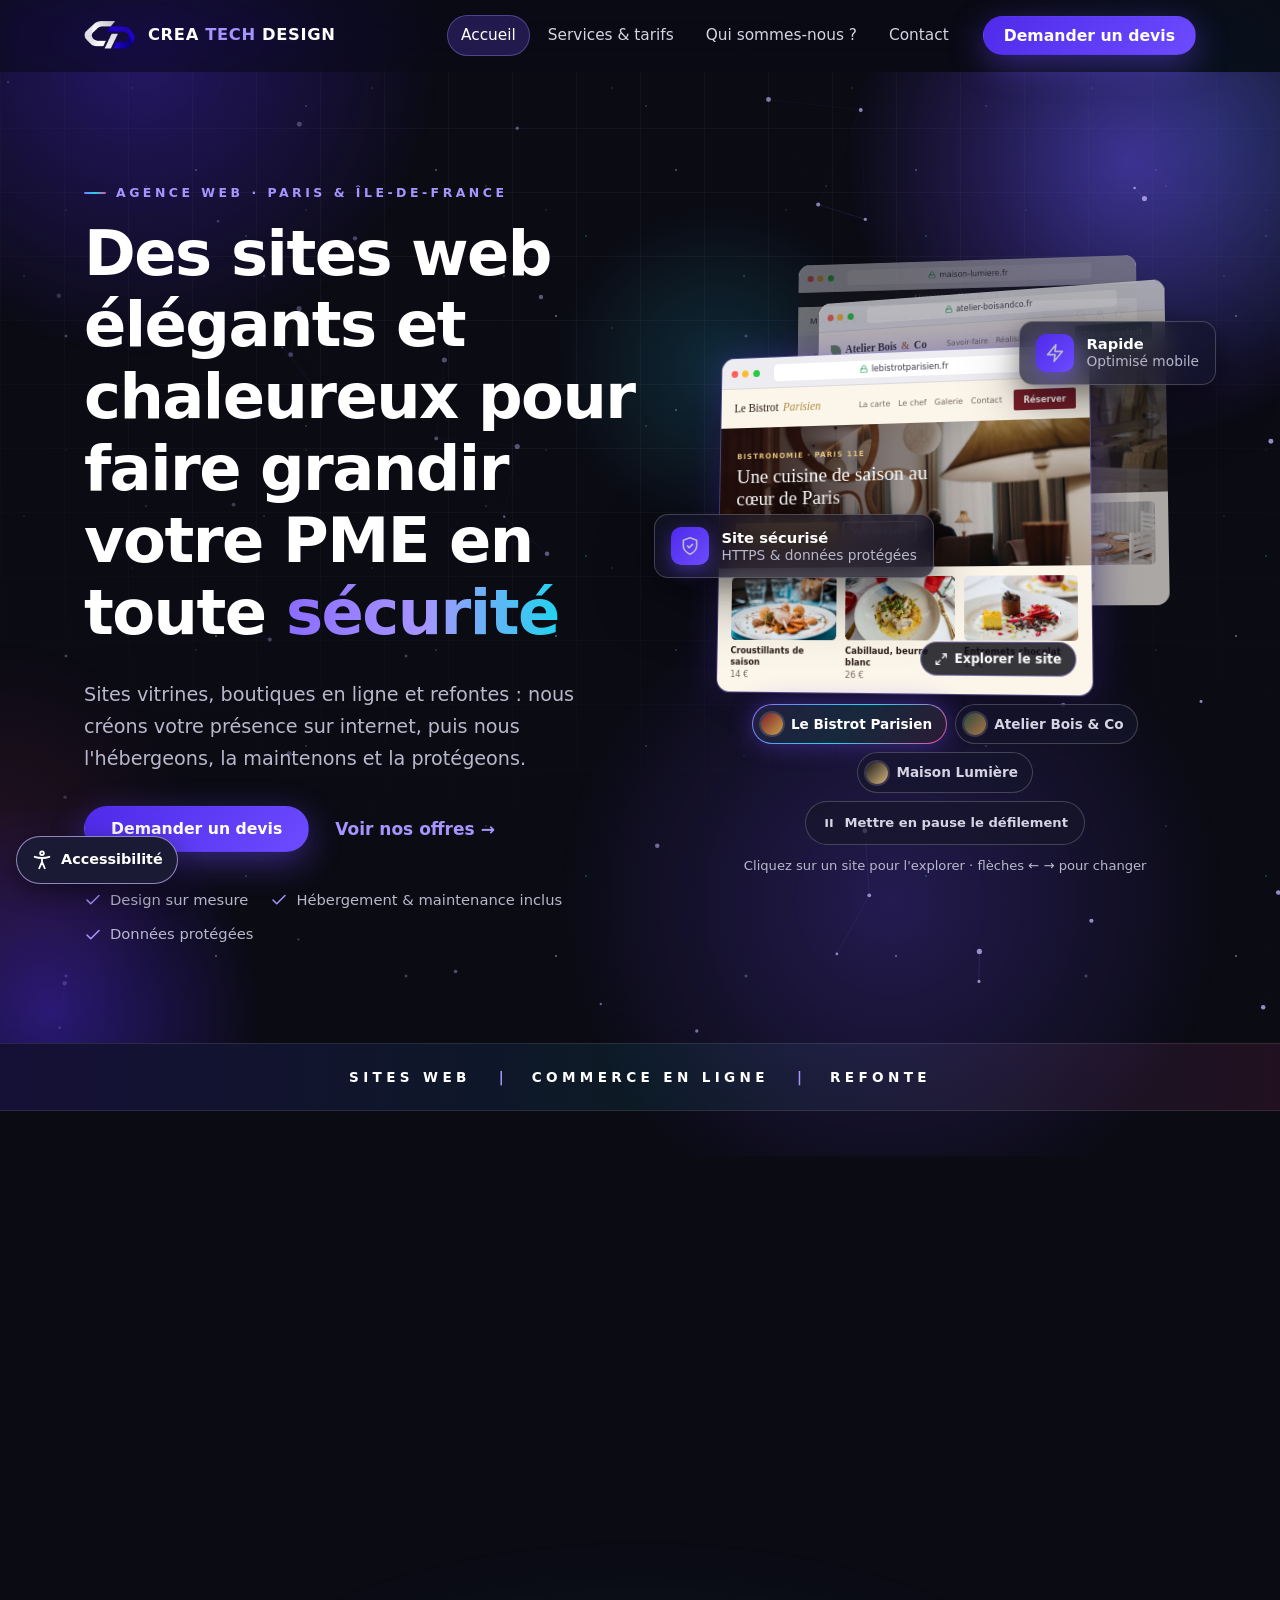
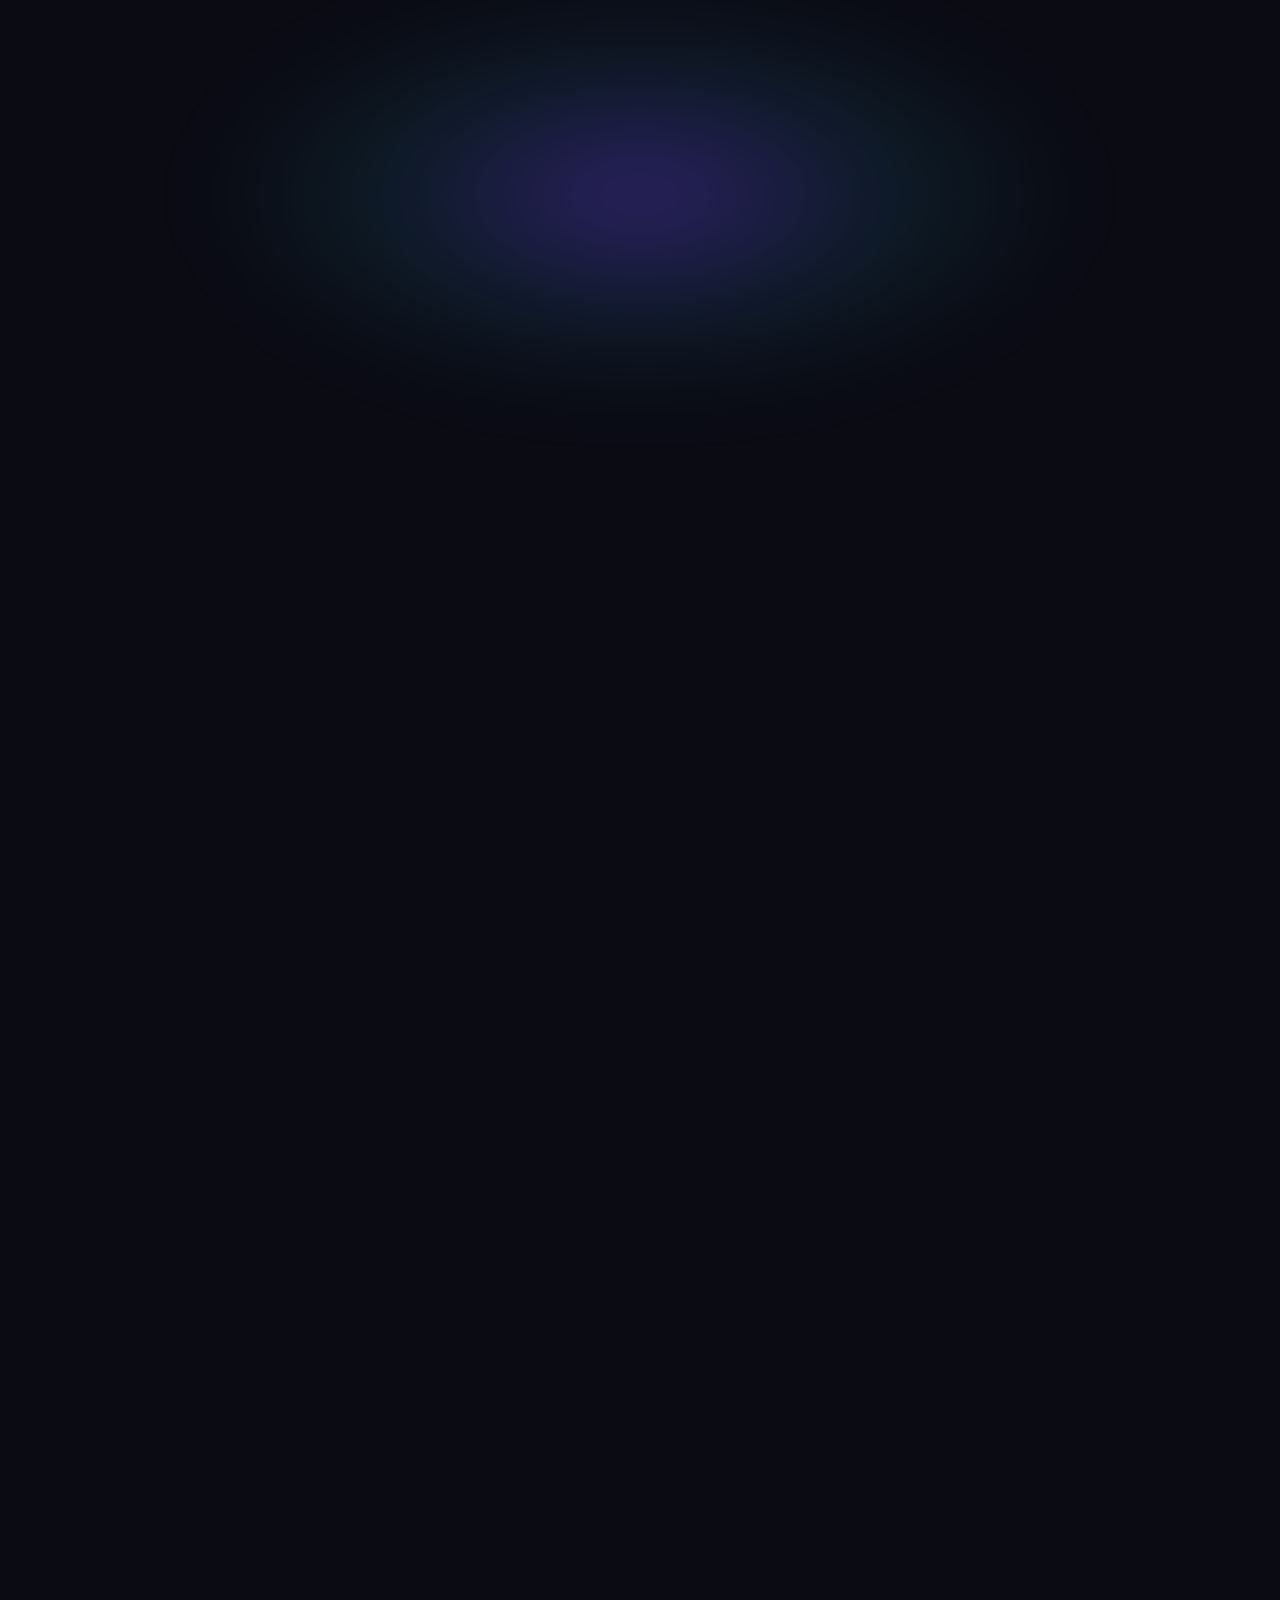
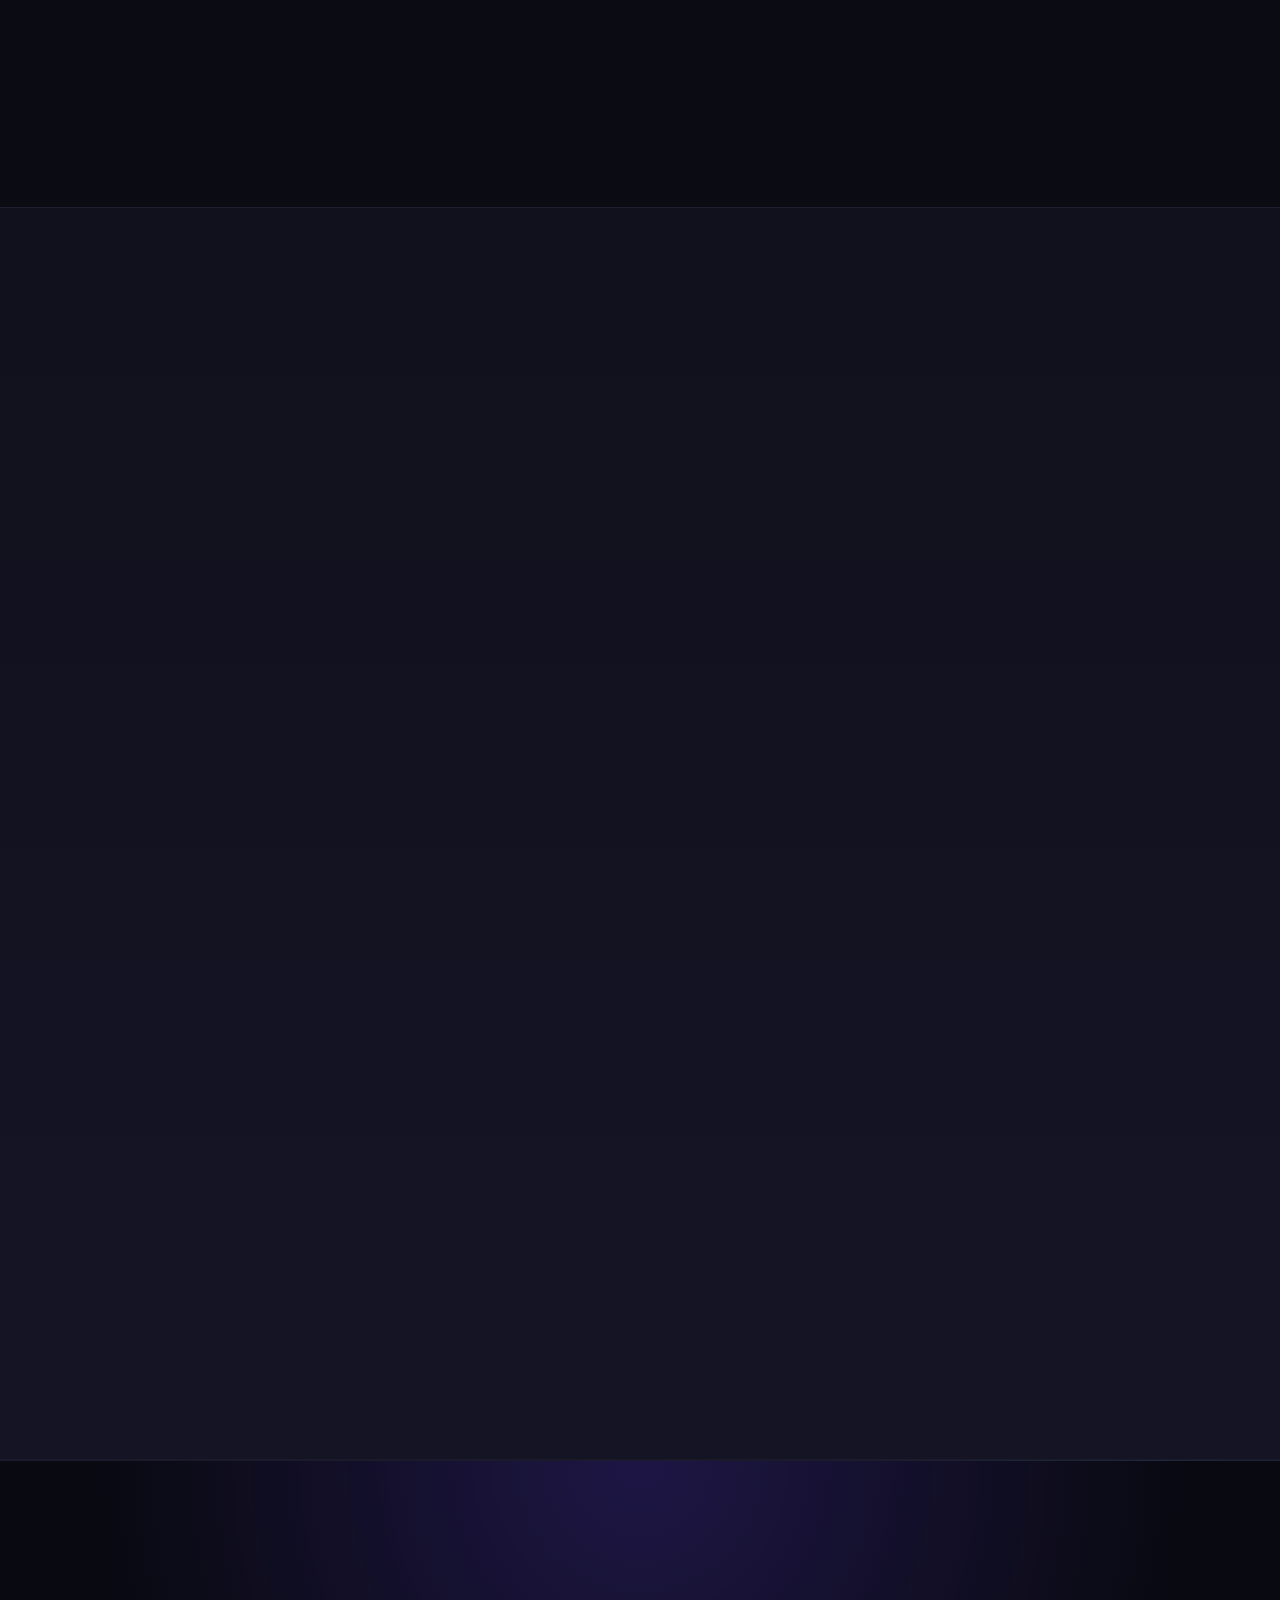
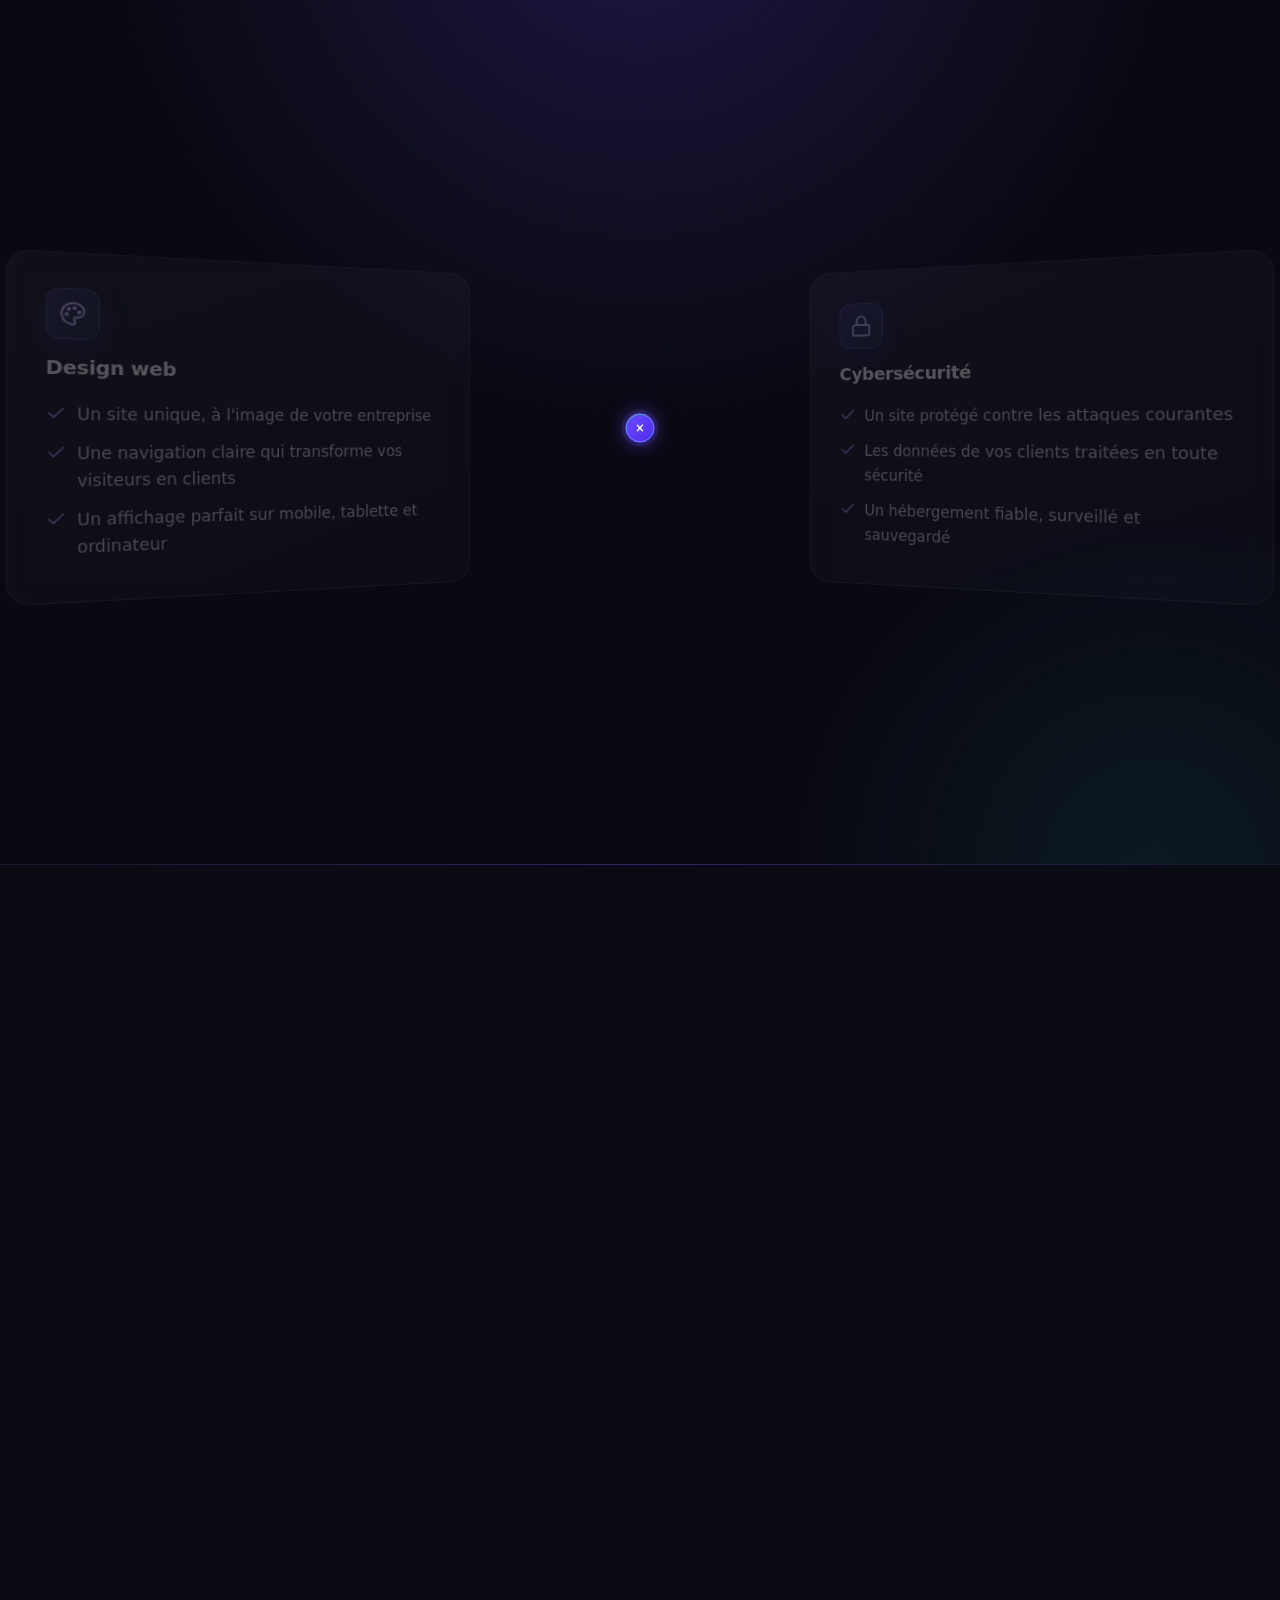
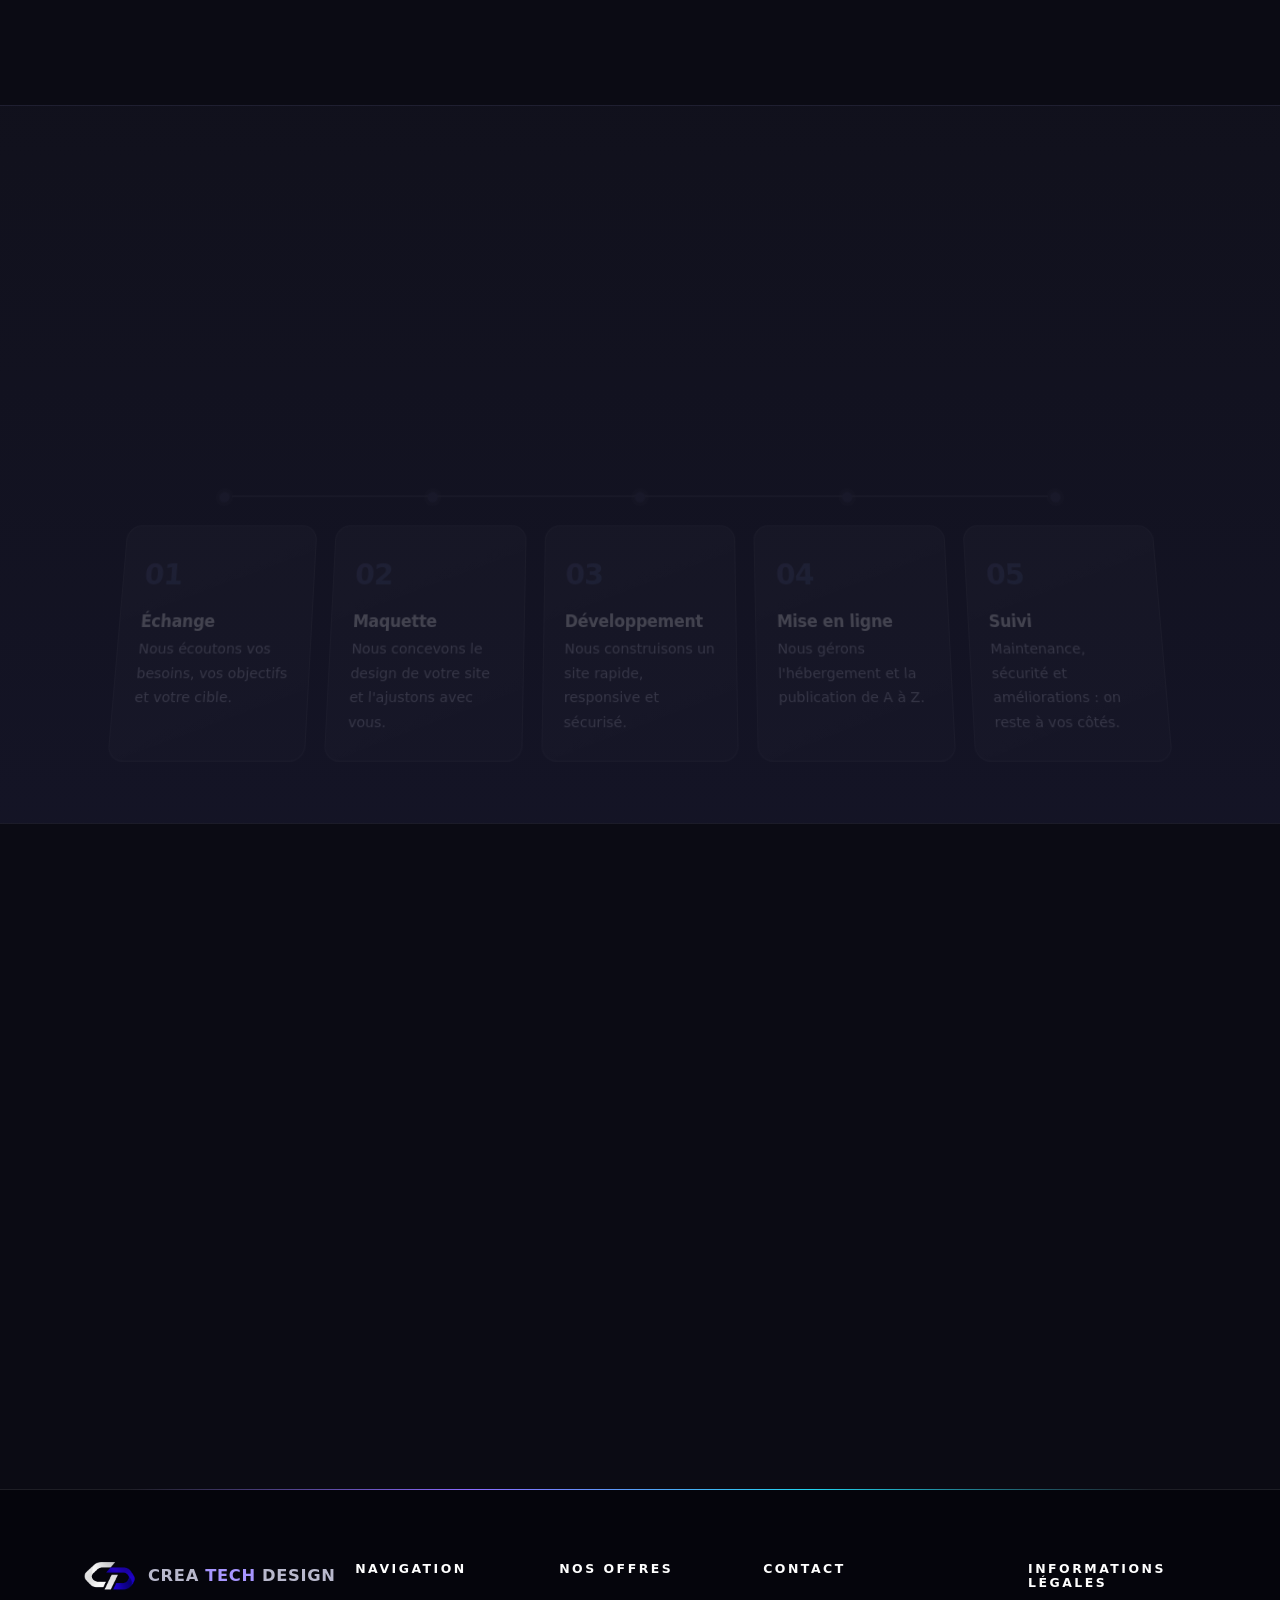
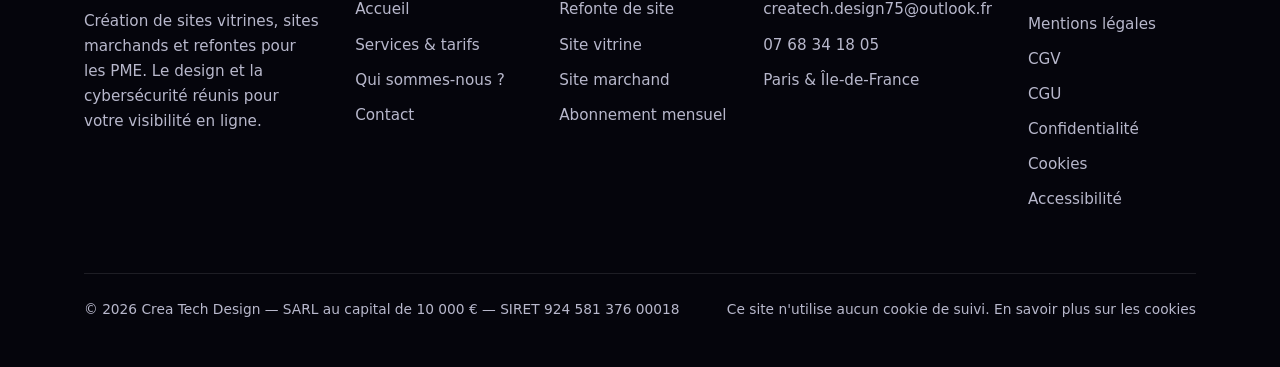
<file: index.html>
<!DOCTYPE html>
<html lang="fr" class="no-js">
<head>
  <meta charset="utf-8">
  <!-- Sécurité (GitHub Pages n'envoie pas d'en-têtes HTTP personnalisés : voir README, rubrique Sécurité) -->
  <meta http-equiv="Content-Security-Policy" content="default-src 'self'; script-src 'self'; style-src 'self'; img-src 'self' data:; media-src 'self'; font-src 'self'; connect-src 'self' https://api.web3forms.com; form-action 'self' https://api.web3forms.com; base-uri 'self'; object-src 'none'; upgrade-insecure-requests">
  <meta name="referrer" content="strict-origin-when-cross-origin">
  <meta name="viewport" content="width=device-width, initial-scale=1">
  <title>Crea Tech Design | Création de sites web pour PME à Paris &amp; Île-de-France</title>
  <meta name="description" content="Crea Tech Design crée des sites vitrines, sites marchands et refontes pour les PME. Design sur mesure, hébergement, maintenance et cybersécurité inclus.">
  <meta name="theme-color" content="#0B0B14">
  <link rel="canonical" href="https://mmm-svc.github.io/crea-tech-design-3/">
  <!-- Open Graph (aperçu lors d'un partage sur les réseaux) -->
  <meta property="og:type" content="website">
  <meta property="og:locale" content="fr_FR">
  <meta property="og:site_name" content="Crea Tech Design">
  <meta property="og:title" content="Crea Tech Design | Création de sites web pour PME à Paris &amp; Île-de-France">
  <meta property="og:description" content="Crea Tech Design crée des sites vitrines, sites marchands et refontes pour les PME. Design sur mesure, hébergement, maintenance et cybersécurité inclus.">
  <meta property="og:url" content="https://mmm-svc.github.io/crea-tech-design-3/">
  <meta property="og:image" content="https://mmm-svc.github.io/crea-tech-design-3/images/og-image.jpg">
  <link rel="icon" type="image/png" href="images/favicon.png">
  <link rel="apple-touch-icon" href="images/apple-touch-icon.png">
  <script src="js/a11y-init.js"></script>
  <link rel="stylesheet" href="css/style.css">
  <script type="application/ld+json">
{
  "@context": "https://schema.org",
  "@type": "ProfessionalService",
  "name": "Crea Tech Design",
  "description": "Création de sites vitrines, sites marchands et refonte de sites pour les PME, avec hébergement, maintenance et sécurité.",
  "url": "https://mmm-svc.github.io/crea-tech-design-3",
  "logo": "https://mmm-svc.github.io/crea-tech-design-3/images/logo.png",
  "image": "https://mmm-svc.github.io/crea-tech-design-3/images/og-image.jpg",
  "email": "createch.design75@outlook.fr",
  "telephone": "+33768341805",
  "areaServed": [
    "Paris",
    "Île-de-France",
    "France"
  ],
  "priceRange": "À partir de 1 900 € HT (site marchand sur devis, dès 3 000 € HT)"
}
  </script>
</head><body>
  <a class="skip-link" href="#main">Aller au contenu</a>

  <!-- Écran de chargement : logo qui s'assemble (< 1 s). Animé en CSS, il disparaît seul et ne bloque jamais le contenu. -->
  <div class="loader" aria-hidden="true">
    <div class="loader__logo">
      <img class="loader__piece--a" src="images/logo-mark-light.png" alt="" width="632" height="347">
      <img class="loader__piece--b" src="images/logo-mark-light.png" alt="" width="632" height="347">
    </div>
  </div>

  <!-- ===== HEADER ===== -->
  <header class="site-header">
    <div class="container">
      <a class="brand" href="index.html" aria-label="Crea Tech Design — accueil">
        <img src="images/logo-mark-light.png" alt="" width="52" height="29">
        <span class="brand__name">CREA <span>TECH</span> DESIGN</span>
      </a>
      <button class="nav-toggle" type="button" aria-expanded="false" aria-controls="nav" aria-label="Ouvrir le menu">
        <span></span><span></span><span></span>
      </button>
      <nav class="nav" id="nav" aria-label="Navigation principale">
        <ul class="nav__list">
          <li><a class="nav__link" href="index.html" aria-current="page">Accueil</a></li>
          <li><a class="nav__link" href="services.html">Services &amp; tarifs</a></li>
          <li><a class="nav__link" href="a-propos.html">Qui sommes-nous ?</a></li>
          <li><a class="nav__link" href="contact.html">Contact</a></li>
        </ul>
        <a class="btn btn--primary" href="devis.html">Demander un devis</a>
      </nav>
    </div>
  </header>

  <main id="main" tabindex="-1">

    <!-- ===== HERO : scène 3D en couches (étoiles, halos, particules, vitrine, badges) ===== -->
    <section class="hero" data-parallax data-progress="exit">
      <div class="hero__layer hero__stars" aria-hidden="true"></div>
      <div class="hero__layer hero__halos" aria-hidden="true">
        <span class="hero__halo hero__halo--1"></span>
        <span class="hero__halo hero__halo--2"></span>
        <span class="hero__halo hero__halo--3"></span>
      </div>
      <canvas class="hero__canvas" data-particles aria-hidden="true"></canvas>
      <div class="container hero__grid">
        <div class="hero__text">
          <div class="reveal">
            <span class="eyebrow">Agence web · Paris &amp; Île-de-France</span>
            <h1>Des sites web élégants et chaleureux pour faire grandir votre PME en toute <span class="text-gradient">sécurité</span></h1>
            <p class="hero__lead">Sites vitrines, boutiques en ligne et refontes : nous créons votre présence sur internet, puis nous l'hébergeons, la maintenons et la protégeons.</p>
            <div class="hero__actions">
              <a class="btn btn--primary" href="devis.html">Demander un devis</a>
              <a class="link-arrow" href="services.html">Voir nos offres</a>
            </div>
            <ul class="hero__trust">
              <li><svg viewBox="0 0 24 24" fill="none" stroke="currentColor" stroke-width="2" stroke-linecap="round" stroke-linejoin="round" aria-hidden="true"><path d="M20 6 9 17l-5-5"/></svg> Design sur mesure</li>
              <li><svg viewBox="0 0 24 24" fill="none" stroke="currentColor" stroke-width="2" stroke-linecap="round" stroke-linejoin="round" aria-hidden="true"><path d="M20 6 9 17l-5-5"/></svg> Hébergement &amp; maintenance inclus</li>
              <li><svg viewBox="0 0 24 24" fill="none" stroke="currentColor" stroke-width="2" stroke-linecap="round" stroke-linejoin="round" aria-hidden="true"><path d="M20 6 9 17l-5-5"/></svg> Données protégées</li>
            </ul>
          </div>
        </div>

        <div class="hero__visual" aria-label="Exemples de sites réalisés" role="region">
          <div class="hero__visual-in reveal">
            <!-- VIDÉO OPTIONNELLE (voir README, rubrique « Vidéo dans le hero »)
                 1. Placez votre fichier dans videos/hero.mp4
                 2. Décommentez la balise <video> ci-dessous
                 3. Supprimez le bloc <div class="showcase"> qui suit, ainsi que les sélecteurs (showcase-tabs)
            <video class="hero__video" autoplay muted loop playsinline preload="metadata">
              <source src="videos/hero.mp4" type="video/mp4">
            </video>
            -->
            <div class="hero__stage">
              <!-- SITES D'EXEMPLE (vitrine) : l'ordre doit correspondre aux <template data-site> en bas de page -->
              <div class="showcase" data-showcase>
                <div class="showcase__scene">
                  <div class="showcase__item" data-site="bistrot" data-slot="0">
                    <button class="showcase__hit" type="button" aria-label="Ouvrir l'aperçu détaillé du site Le Bistrot Parisien"></button>
                    <span class="showcase__open" aria-hidden="true"><svg viewBox="0 0 24 24" fill="none" stroke="currentColor" stroke-width="2" stroke-linecap="round" stroke-linejoin="round"><path d="M15 3h6v6M9 21H3v-6M21 3l-7 7M3 21l7-7"/></svg>Explorer le site</span>
                    <div class="smk smk--bistrot" aria-hidden="true">
                      <div class="smk__bar"><i></i><i></i><i></i><span class="smk__url"><svg viewBox="0 0 24 24" fill="none" stroke="currentColor" stroke-width="2" stroke-linecap="round" stroke-linejoin="round" aria-hidden="true"><rect x="3" y="11" width="18" height="11" rx="2"/><path d="M7 11V7a5 5 0 0 1 10 0v4"/></svg>lebistrotparisien.fr</span></div>
                      <div class="smk__nav">
                        <span class="smk__logo">Le Bistrot <em>Parisien</em></span>
                        <span class="smk__links"><span>La carte</span><span>Le chef</span><span>Galerie</span><span>Contact</span></span>
                        <span class="smk__btn">Réserver</span>
                      </div>
                      <div class="smk__hero">
                        <img class="smk__photo" src="images/exemples/bistrot/salle.jpg" width="1600" height="1066" alt="Salle chaleureuse d'un bistrot parisien avec miroirs ronds et tables dressées">
                        <div class="smk__hero-text">
                          <small>Bistronomie · Paris 11e</small>
                          <strong>Une cuisine de saison au cœur de Paris</strong>
                          <span class="smk__actions"><span class="smk__btn">Réserver une table</span><span class="smk__btn smk__btn--ghost">Voir la carte</span></span>
                        </div>
                      </div>
                      <div class="smk__cards">
                        <div class="smk__card"><img class="smk__img" src="images/exemples/bistrot/entree.jpg" width="1200" height="800" loading="lazy" alt="Entrée dressée sur une assiette blanche"><b>Croustillants de saison</b><span>14 €</span></div>
                        <div class="smk__card"><img class="smk__img" src="images/exemples/bistrot/plat.jpg" width="1200" height="800" loading="lazy" alt="Filet de poisson, beurre blanc aux herbes"><b>Cabillaud, beurre blanc</b><span>26 €</span></div>
                        <div class="smk__card"><img class="smk__img" src="images/exemples/bistrot/dessert.jpg" width="1200" height="800" loading="lazy" alt="Dessert au chocolat et fruits rouges"><b>Entremets chocolat</b><span>11 €</span></div>
                      </div>
                    </div>
                  </div>
                  <div class="showcase__item" data-site="bois" data-slot="1">
                    <button class="showcase__hit" type="button" tabindex="-1" aria-label="Afficher le site Atelier Bois &amp; Co"></button>
                    <span class="showcase__open" aria-hidden="true"><svg viewBox="0 0 24 24" fill="none" stroke="currentColor" stroke-width="2" stroke-linecap="round" stroke-linejoin="round"><path d="M15 3h6v6M9 21H3v-6M21 3l-7 7M3 21l7-7"/></svg>Explorer le site</span>
                    <div class="smk smk--bois" aria-hidden="true">
                      <div class="smk__bar"><i></i><i></i><i></i><span class="smk__url"><svg viewBox="0 0 24 24" fill="none" stroke="currentColor" stroke-width="2" stroke-linecap="round" stroke-linejoin="round" aria-hidden="true"><rect x="3" y="11" width="18" height="11" rx="2"/><path d="M7 11V7a5 5 0 0 1 10 0v4"/></svg>atelier-boisandco.fr</span></div>
                      <div class="smk__nav">
                        <span class="smk__logo"><span class="smk__leaf"></span>Atelier Bois <em>&amp;</em> Co</span>
                        <span class="smk__links"><span>Savoir-faire</span><span>Réalisations</span><span>Avis</span></span>
                        <span class="smk__btn">Devis gratuit</span>
                      </div>
                      <div class="smk__hero">
                        <img class="smk__photo" src="images/exemples/atelier/atelier.jpg" width="1600" height="1067" loading="lazy" alt="Menuisier travaillant une planche de bois dans son atelier">
                        <div class="smk__hero-text">
                          <small>Menuisier ébéniste · Yvelines</small>
                          <strong>Menuiserie sur mesure depuis 1998</strong>
                          <span class="smk__actions"><span class="smk__btn">Demander un devis</span><span class="smk__btn smk__btn--ghost">Nos réalisations</span></span>
                        </div>
                      </div>
                      <div class="smk__cards">
                        <div class="smk__card"><img class="smk__img" src="images/exemples/atelier/cuisine-1.jpg" width="1200" height="800" loading="lazy" alt="Cuisine aux façades en bois clair"><b>Cuisines</b><span>Chêne &amp; noyer</span></div>
                        <div class="smk__card"><img class="smk__img" src="images/exemples/atelier/escalier-1.jpg" width="1200" height="801" loading="lazy" alt="Escalier en bois avec rampe blanche"><b>Escaliers</b><span>Sur mesure</span></div>
                        <div class="smk__card"><img class="smk__img" src="images/exemples/atelier/meuble-1.jpg" width="1200" height="801" loading="lazy" alt="Table ronde en bois massif"><b>Meubles</b><span>Bois massif</span></div>
                      </div>
                    </div>
                  </div>
                  <div class="showcase__item" data-site="lumiere" data-slot="2">
                    <button class="showcase__hit" type="button" tabindex="-1" aria-label="Afficher le site Maison Lumière"></button>
                    <span class="showcase__open" aria-hidden="true"><svg viewBox="0 0 24 24" fill="none" stroke="currentColor" stroke-width="2" stroke-linecap="round" stroke-linejoin="round"><path d="M15 3h6v6M9 21H3v-6M21 3l-7 7M3 21l7-7"/></svg>Explorer le site</span>
                    <div class="smk smk--lumiere" aria-hidden="true">
                      <div class="smk__bar"><i></i><i></i><i></i><span class="smk__url"><svg viewBox="0 0 24 24" fill="none" stroke="currentColor" stroke-width="2" stroke-linecap="round" stroke-linejoin="round" aria-hidden="true"><rect x="3" y="11" width="18" height="11" rx="2"/><path d="M7 11V7a5 5 0 0 1 10 0v4"/></svg>maison-lumiere.fr</span></div>
                      <div class="smk__promo">Livraison offerte dès 60 €</div>
                      <div class="smk__nav">
                        <span class="smk__logo">MAISON <em>LUMIÈRE</em></span>
                        <span class="smk__links"><span>Nouveautés</span><span>Luminaires</span><span>Déco</span></span>
                        <span class="smk__icons">
                          <svg viewBox="0 0 24 24" fill="none" stroke="currentColor" stroke-width="2" stroke-linecap="round" stroke-linejoin="round"><circle cx="11" cy="11" r="7"/><path d="m21 21-4.3-4.3"/></svg>
                          <svg viewBox="0 0 24 24" fill="none" stroke="currentColor" stroke-width="2" stroke-linecap="round" stroke-linejoin="round"><circle cx="12" cy="8" r="4"/><path d="M4 21a8 8 0 0 1 16 0"/></svg>
                          <span class="smk__cart"><svg viewBox="0 0 24 24" fill="none" stroke="currentColor" stroke-width="2" stroke-linecap="round" stroke-linejoin="round"><path d="M6 7h12l-1 13H7z"/><path d="M9 7a3 3 0 0 1 6 0"/></svg><b>2</b></span>
                        </span>
                      </div>
                      <div class="smk__hero">
                        <img class="smk__photo" src="images/exemples/boutique/hero.jpg" width="1600" height="1067" loading="lazy" alt="Miroir soleil doré et objets de décoration sur une console">
                        <div class="smk__hero-text">
                          <small>Collection Automne</small>
                          <strong>La douceur des soirs d'automne</strong>
                          <span class="smk__actions"><span class="smk__btn">Découvrir</span></span>
                        </div>
                      </div>
                      <div class="smk__cards smk__cards--4">
                        <div class="smk__card"><img class="smk__img" src="images/exemples/boutique/cat-luminaires.jpg" width="800" height="600" loading="lazy" alt="Suspension noire"><b>Luminaires</b></div>
                        <div class="smk__card"><img class="smk__img" src="images/exemples/boutique/cat-vases.jpg" width="800" height="533" loading="lazy" alt="Vases en céramique"><b>Vases</b></div>
                        <div class="smk__card"><img class="smk__img" src="images/exemples/boutique/cat-textile.jpg" width="800" height="533" loading="lazy" alt="Coussins sur un canapé blanc"><b>Textile</b></div>
                        <div class="smk__card"><img class="smk__img" src="images/exemples/boutique/cat-bougies.jpg" width="800" height="800" loading="lazy" alt="Bougie allumée près d'une tasse"><b>Bougies</b></div>
                      </div>
                    </div>
                  </div>
                </div>
              </div>
              <div class="hero__badges" aria-hidden="true">
                <div class="float-badge float-badge--1">
                  <span class="float-badge__icon"><svg viewBox="0 0 24 24" fill="none" stroke="currentColor" stroke-width="2" stroke-linecap="round" stroke-linejoin="round" aria-hidden="true"><path d="M12 22s8-4 8-10V5l-8-3-8 3v7c0 6 8 10 8 10z"/><path d="m9 12 2 2 4-4"/></svg></span>
                  <div><strong>Site sécurisé</strong><span>HTTPS &amp; données protégées</span></div>
                </div>
                <div class="float-badge float-badge--2">
                  <span class="float-badge__icon"><svg viewBox="0 0 24 24" fill="none" stroke="currentColor" stroke-width="2" stroke-linecap="round" stroke-linejoin="round" aria-hidden="true"><path d="M13 2 3 14h9l-1 8 10-12h-9z"/></svg></span>
                  <div><strong>Rapide</strong><span>Optimisé mobile</span></div>
                </div>
              </div>
            </div>
            <div class="showcase-tabs" role="group" aria-label="Choisir le site d'exemple affiché">
              <button class="showcase-tab" type="button" data-site="bistrot" aria-pressed="true"><span class="showcase-tab__swatch showcase-tab__swatch--bistrot" aria-hidden="true"></span>Le Bistrot Parisien</button>
              <button class="showcase-tab" type="button" data-site="bois" aria-pressed="false"><span class="showcase-tab__swatch showcase-tab__swatch--bois" aria-hidden="true"></span>Atelier Bois &amp; Co</button>
              <button class="showcase-tab" type="button" data-site="lumiere" aria-pressed="false"><span class="showcase-tab__swatch showcase-tab__swatch--lumiere" aria-hidden="true"></span>Maison Lumière</button>
            </div>
            <button class="showcase-pause" type="button" data-showcase-pause aria-pressed="false"><svg class="showcase-pause__pause" viewBox="0 0 24 24" fill="currentColor" aria-hidden="true"><rect x="6" y="5" width="4" height="14" rx="1"/><rect x="14" y="5" width="4" height="14" rx="1"/></svg><svg class="showcase-pause__play" viewBox="0 0 24 24" fill="currentColor" aria-hidden="true"><path d="M8 5.14v13.72a1 1 0 0 0 1.52.85l11.1-6.86a1 1 0 0 0 0-1.7L9.52 4.29A1 1 0 0 0 8 5.14z"/></svg><span>Mettre en pause le défilement</span></button>
            <p class="showcase-hint">Cliquez sur un site pour l'explorer<span class="showcase-hint__desk"> · flèches ← → pour changer</span><span class="showcase-hint__touch"> · glissez pour changer</span></p>
          </div>
        </div>
      </div>
    </section>

    <!-- ===== BANDEAU ===== -->
    <div class="ribbon">
      <p>Sites web <span aria-hidden="true">|</span> Commerce en ligne <span aria-hidden="true">|</span> Refonte</p>
    </div>

    <!-- ===== VIDÉO DE PRÉSENTATION =====
         Pour changer de vidéo : remplacez videos/presentation.mp4 (et images/video-poster.jpg pour l'aperçu). -->
    <section class="section video-section" id="video" data-scroll3d>
      <div class="container">
        <div class="section-head section-head--center reveal">
          <span class="eyebrow">En vidéo</span>
          <h2>Découvrez <span class="text-gradient">Crea Tech Design</span> en 10 secondes</h2>
          <p>Création de sites web, e-commerce, refonte : notre savoir-faire en un coup d'œil.</p>
        </div>

        <div class="video-frame reveal" data-video>
          <div class="video-frame__inner">
            <video class="video-frame__media" preload="metadata" playsinline poster="images/video-poster.jpg" width="1280" height="720" title="Vidéo de présentation de Crea Tech Design" aria-label="Vidéo de présentation de Crea Tech Design (10 secondes)" aria-describedby="video-desc">
              <source src="videos/presentation.mp4" type="video/mp4">
              Votre navigateur ne peut pas lire cette vidéo. <a href="videos/presentation.mp4">Téléchargez-la ici</a>.
            </video>
            <button class="video-frame__play" type="button" aria-label="Lire la vidéo de présentation">
              <span class="video-frame__play-icon" aria-hidden="true">
                <svg viewBox="0 0 24 24" fill="currentColor"><path d="M8 5.14v13.72a1 1 0 0 0 1.52.85l11.1-6.86a1 1 0 0 0 0-1.7L9.52 4.29A1 1 0 0 0 8 5.14z"/></svg>
              </span>
              <span class="video-frame__play-label">Lancer la vidéo <small>0:10</small></span>
            </button>
          </div>
        </div>

        <p class="video-desc reveal" id="video-desc"><strong>Description de la vidéo :</strong> le logo Crea Tech Design s'illumine, puis la vidéo présente nos métiers en images : « Création de sites web » (un même site affiché sur ordinateur, tablette et téléphone), « E-commerce » (une boutique en ligne avec panier), la refonte de sites et « Design web &amp; cybersécurité » (un bouclier avec un cadenas). Elle se termine sur le logo et le message « Parlons de votre projet ».</p>

        <ul class="video-tags reveal" aria-label="Thèmes de la vidéo">
          <li>Sites web</li>
          <li>Commerce en ligne</li>
          <li>Refonte</li>
          <li>Design &amp; cybersécurité</li>
        </ul>
      </div>
    </section>

    <!-- ===== CE QUE NOUS FAISONS ===== -->
    <section class="section" data-scroll3d>
      <div class="container">
        <div class="section-head reveal">
          <span class="eyebrow">Ce que nous faisons</span>
          <h2>Votre <span class="text-gradient">visibilité en ligne</span>, de la création au suivi</h2>
          <p>Nous accompagnons les PME à chaque étape : nous concevons votre site, puis nous continuons à en prendre soin.</p>
        </div>
        <div class="grid grid-3 grid--depth">
          <article class="card reveal" data-tilt>
            <div class="icon-box"><svg viewBox="0 0 24 24" fill="none" stroke="currentColor" stroke-width="2" stroke-linecap="round" stroke-linejoin="round" aria-hidden="true"><rect x="3" y="3" width="18" height="18" rx="2"/><path d="M3 9h18M9 21V9"/></svg></div>
            <h3>Site vitrine</h3>
            <p>Un site élégant et sur mesure pour présenter votre activité et convaincre vos clients.</p>
          </article>
          <article class="card reveal" data-tilt>
            <div class="icon-box"><svg viewBox="0 0 24 24" fill="none" stroke="currentColor" stroke-width="2" stroke-linecap="round" stroke-linejoin="round" aria-hidden="true"><circle cx="9" cy="21" r="1"/><circle cx="20" cy="21" r="1"/><path d="M1 1h4l2.68 13.39a2 2 0 0 0 2 1.61h9.72a2 2 0 0 0 2-1.61L23 6H6"/></svg></div>
            <h3>Site marchand</h3>
            <p>Une boutique en ligne performante, avec paiement sécurisé et gestion des commandes.</p>
          </article>
          <article class="card reveal" data-tilt>
            <div class="icon-box"><svg viewBox="0 0 24 24" fill="none" stroke="currentColor" stroke-width="2" stroke-linecap="round" stroke-linejoin="round" aria-hidden="true"><path d="M21 12a9 9 0 1 1-2.64-6.36"/><path d="M21 3v6h-6"/></svg></div>
            <h3>Refonte de site</h3>
            <p>Votre site actuel est daté ? Nous le modernisons sans perdre ce qui fonctionne.</p>
          </article>
          <article class="card reveal" data-tilt>
            <div class="icon-box"><svg viewBox="0 0 24 24" fill="none" stroke="currentColor" stroke-width="2" stroke-linecap="round" stroke-linejoin="round" aria-hidden="true"><rect x="2" y="3" width="20" height="8" rx="2"/><rect x="2" y="13" width="20" height="8" rx="2"/><path d="M6 7h.01M6 17h.01"/></svg></div>
            <h3>Hébergement</h3>
            <p>Un hébergement fiable et sécurisé, géré par nos soins. Vous n'avez rien à faire.</p>
          </article>
          <article class="card reveal" data-tilt>
            <div class="icon-box"><svg viewBox="0 0 24 24" fill="none" stroke="currentColor" stroke-width="2" stroke-linecap="round" stroke-linejoin="round" aria-hidden="true"><path d="M14.7 6.3a1 1 0 0 0 0 1.4l1.6 1.6a1 1 0 0 0 1.4 0l3.77-3.77a6 6 0 0 1-7.94 7.94l-6.91 6.91a2.12 2.12 0 0 1-3-3l6.91-6.91a6 6 0 0 1 7.94-7.94l-3.76 3.76z"/></svg></div>
            <h3>Maintenance</h3>
            <p>Mises à jour, sauvegardes et surveillance : votre site reste rapide et protégé.</p>
          </article>
          <article class="card reveal" data-tilt>
            <div class="icon-box"><svg viewBox="0 0 24 24" fill="none" stroke="currentColor" stroke-width="2" stroke-linecap="round" stroke-linejoin="round" aria-hidden="true"><path d="M12 3l1.9 5.8L20 11l-6.1 2.2L12 19l-1.9-5.8L4 11l6.1-2.2z"/></svg></div>
            <h3>Améliorations</h3>
            <p>Nouvelles pages, nouvelles fonctionnalités : votre site évolue avec votre entreprise.</p>
          </article>
        </div>
      </div>
    </section>

    <!-- ===== EXEMPLES DE RÉALISATIONS ===== -->
    <section class="section section--alt" id="realisations" data-scroll3d>
      <div class="container">
        <div class="section-head section-head--center reveal">
          <span class="eyebrow">Exemples de réalisations</span>
          <h2>Un site pensé pour <span class="text-gradient">chaque métier</span></h2>
          <p>Restaurant, artisan ou boutique en ligne : chaque projet a son identité, ses couleurs et ses objectifs.</p>
          <span class="sample-note">Projets d'exemple</span>
        </div>
        <div class="grid grid-3 work-grid">
          <article class="work-card reveal" data-tilt>
            <div class="work-card__preview">
              <img class="work-card__img" src="images/exemples/bistrot/salle.jpg" width="1600" height="1066" loading="lazy" alt="Salle du restaurant Le Bistrot Parisien : miroirs ronds, banquettes et tables dressées">
              <span class="work-card__brand work-card__brand--bistrot" aria-hidden="true">Le Bistrot <em>Parisien</em></span>
              <span class="work-card__url" aria-hidden="true">lebistrotparisien.fr</span>
            </div>
            <div class="work-card__body">
              <span class="work-card__sector">Restaurant · Paris 11e</span>
              <h3>Le Bistrot Parisien</h3>
              <p>Un site chaleureux qui met en appétit : la carte de saison, le chef, l'ambiance du lieu et la réservation en un clic.</p>
              <ul class="work-card__features" aria-label="Points forts">
                <li>Réservation en ligne</li>
                <li>Carte &amp; galerie photo</li>
                <li>Avis clients</li>
              </ul>
              <p class="work-card__offer"><span>Offre</span> Site vitrine Premium</p>
              <button class="work-card__open" type="button" data-site="bistrot">Voir l'aperçu<span class="visually-hidden"> du site Le Bistrot Parisien</span></button>
            </div>
          </article>
          <article class="work-card reveal" data-tilt>
            <div class="work-card__preview">
              <img class="work-card__img" src="images/exemples/atelier/atelier.jpg" width="1600" height="1067" loading="lazy" alt="Menuisier de l'Atelier Bois &amp; Co travaillant une planche de bois à l'établi">
              <span class="work-card__brand work-card__brand--bois" aria-hidden="true"><span class="work-card__leaf"></span>Atelier Bois &amp; Co</span>
              <span class="work-card__url" aria-hidden="true">atelier-boisandco.fr</span>
            </div>
            <div class="work-card__body">
              <span class="work-card__sector">Artisan menuisier · Yvelines</span>
              <h3>Atelier Bois &amp; Co</h3>
              <p>Des réalisations mises en valeur comme dans un catalogue, et des demandes de devis qui arrivent directement.</p>
              <ul class="work-card__features" aria-label="Points forts">
                <li>Galerie filtrable</li>
                <li>Demande de devis</li>
                <li>Témoignages clients</li>
              </ul>
              <p class="work-card__offer"><span>Offre</span> Site vitrine Classique</p>
              <button class="work-card__open" type="button" data-site="bois">Voir l'aperçu<span class="visually-hidden"> du site Atelier Bois &amp; Co</span></button>
            </div>
          </article>
          <article class="work-card reveal" data-tilt>
            <div class="work-card__preview">
              <img class="work-card__img" src="images/exemples/boutique/hero.jpg" width="1600" height="1067" loading="lazy" alt="Miroir soleil doré et objets de décoration de la boutique Maison Lumière">
              <span class="work-card__brand work-card__brand--lumiere" aria-hidden="true">MAISON <em>LUMIÈRE</em></span>
              <span class="work-card__url" aria-hidden="true">maison-lumiere.fr</span>
            </div>
            <div class="work-card__body">
              <span class="work-card__sector">Boutique de décoration en ligne</span>
              <h3>Maison Lumière</h3>
              <p>Une boutique en ligne élégante : catégories, fiches produits, panier et commande en quelques clics.</p>
              <ul class="work-card__features" aria-label="Points forts">
                <li>Panier &amp; promotions</li>
                <li>Paiement sécurisé</li>
                <li>Lettre d'information</li>
              </ul>
              <p class="work-card__offer"><span>Offre</span> Site marchand</p>
              <button class="work-card__open" type="button" data-site="lumiere">Voir l'aperçu<span class="visually-hidden"> du site Maison Lumière</span></button>
            </div>
          </article>
        </div>
        <p class="work-note reveal">Ces sites sont des projets d'exemple, conçus pour illustrer notre savoir-faire. Le vôtre sera unique.</p>
      </div>
    </section>

    <!-- ===== DOUBLE CASQUETTE : les deux cartes fusionnent au scroll ===== -->
    <section class="section section--dark">
      <div class="container">
        <div class="section-head section-head--center reveal">
          <span class="eyebrow">Notre atout</span>
          <h2>La double casquette : <span class="text-gradient">Design × Cybersécurité</span></h2>
          <p>Deux expertises rarement réunies dans une même équipe, au service de votre site.</p>
        </div>
        <div class="duo-wrap" data-progress="enter">
          <div class="duo">
            <div class="duo__card">
              <div class="icon-box"><svg viewBox="0 0 24 24" fill="none" stroke="currentColor" stroke-width="2" stroke-linecap="round" stroke-linejoin="round" aria-hidden="true"><circle cx="13.5" cy="6.5" r="1"/><circle cx="17.5" cy="10.5" r="1"/><circle cx="8.5" cy="7.5" r="1"/><circle cx="6.5" cy="12.5" r="1"/><path d="M12 2a10 10 0 0 0 0 20c1.1 0 2-.9 2-2 0-.5-.2-1-.5-1.3-.3-.4-.5-.8-.5-1.3 0-1.1.9-2 2-2h2.3A5.6 5.6 0 0 0 22 9.8C22 5.5 17.5 2 12 2z"/></svg></div>
              <h3>Design web</h3>
              <ul>
                <li><svg viewBox="0 0 24 24" fill="none" stroke="currentColor" stroke-width="2" stroke-linecap="round" stroke-linejoin="round" aria-hidden="true"><path d="M20 6 9 17l-5-5"/></svg><span>Un site unique, à l'image de votre entreprise</span></li>
                <li><svg viewBox="0 0 24 24" fill="none" stroke="currentColor" stroke-width="2" stroke-linecap="round" stroke-linejoin="round" aria-hidden="true"><path d="M20 6 9 17l-5-5"/></svg><span>Une navigation claire qui transforme vos visiteurs en clients</span></li>
                <li><svg viewBox="0 0 24 24" fill="none" stroke="currentColor" stroke-width="2" stroke-linecap="round" stroke-linejoin="round" aria-hidden="true"><path d="M20 6 9 17l-5-5"/></svg><span>Un affichage parfait sur mobile, tablette et ordinateur</span></li>
              </ul>
            </div>
            <div class="duo__x" aria-hidden="true">×</div>
            <div class="duo__card">
              <div class="icon-box"><svg viewBox="0 0 24 24" fill="none" stroke="currentColor" stroke-width="2" stroke-linecap="round" stroke-linejoin="round" aria-hidden="true"><rect x="3" y="11" width="18" height="11" rx="2"/><path d="M7 11V7a5 5 0 0 1 10 0v4"/></svg></div>
              <h3>Cybersécurité</h3>
              <ul>
                <li><svg viewBox="0 0 24 24" fill="none" stroke="currentColor" stroke-width="2" stroke-linecap="round" stroke-linejoin="round" aria-hidden="true"><path d="M20 6 9 17l-5-5"/></svg><span>Un site protégé contre les attaques courantes</span></li>
                <li><svg viewBox="0 0 24 24" fill="none" stroke="currentColor" stroke-width="2" stroke-linecap="round" stroke-linejoin="round" aria-hidden="true"><path d="M20 6 9 17l-5-5"/></svg><span>Les données de vos clients traitées en toute sécurité</span></li>
                <li><svg viewBox="0 0 24 24" fill="none" stroke="currentColor" stroke-width="2" stroke-linecap="round" stroke-linejoin="round" aria-hidden="true"><path d="M20 6 9 17l-5-5"/></svg><span>Un hébergement fiable, surveillé et sauvegardé</span></li>
              </ul>
            </div>
          </div>
          <div class="duo-result" data-at="0.97">
            <svg viewBox="0 0 24 24" fill="none" stroke="currentColor" stroke-width="2" stroke-linecap="round" stroke-linejoin="round" aria-hidden="true"><path d="M12 22s8-4 8-10V5l-8-3-8 3v7c0 6 8 10 8 10z"/><path d="m9 12 2 2 4-4"/></svg>
            <p><strong>Résultat :</strong> tous nos sites sont garantis et protègent les données de vos clients. Vous vous concentrez sur votre métier, nous nous occupons du reste.</p>
          </div>
        </div>
      </div>
    </section>

    <!-- ===== APERÇU DES OFFRES ===== -->
    <section class="section" data-scroll3d>
      <div class="container">
        <div class="section-head section-head--center reveal">
          <span class="eyebrow">Nos offres</span>
          <h2>Des tarifs <span class="text-gradient">clairs</span>, sans surprise</h2>
          <p>Hébergement et maintenance inclus dans chaque offre. Prix hors taxes, payables à la livraison.</p>
        </div>
        <div class="pricing pricing-mini pricing--fan">
          <article class="price-card reveal" data-tilt>
            <h3>Refonte de site</h3>
            <p class="price-card__desc">Donnez un coup de neuf à votre site existant.</p>
            <div class="price">
              <!-- PRIX --><span class="price__amount" data-count>1 900 €</span><!-- /PRIX --> <span class="price__note">HT</span>
            </div>
            <a class="link-arrow" href="services.html#refonte">Voir le détail<span class="visually-hidden"> de l'offre Refonte de site</span></a>
          </article>
          <article class="price-card reveal" data-tilt>
            <h3>Site vitrine Classique</h3>
            <p class="price-card__desc">Votre site professionnel créé sur mesure.</p>
            <div class="price">
              <!-- PRIX --><span class="price__amount" data-count>2 480 €</span><!-- /PRIX --> <span class="price__note">HT</span>
            </div>
            <a class="link-arrow" href="services.html#vitrine">Voir le détail<span class="visually-hidden"> de l'offre Site vitrine Classique</span></a>
          </article>
          <article class="price-card price-card--featured is-active reveal" data-tilt>
            <span class="price-card__badge">Le plus populaire</span>
            <h3>Site vitrine Premium</h3>
            <p class="price-card__desc">Le Classique, avec plus de liberté au quotidien.</p>
            <div class="price">
              <!-- PRIX --><span class="price__amount" data-count>2 890 €</span><!-- /PRIX --> <span class="price__note">HT</span>
            </div>
            <a class="link-arrow" href="services.html#premium">Voir le détail<span class="visually-hidden"> de l'offre Site vitrine Premium</span></a>
          </article>
          <article class="price-card reveal" data-tilt>
            <h3>Site marchand</h3>
            <p class="price-card__desc">Vendez vos produits en ligne, en toute sécurité.</p>
            <div class="price price--from">
              <span class="price__from">À partir de</span>
              <!-- PRIX --><span class="price__amount" data-count>3 000 €</span><!-- /PRIX --> <span class="price__note">HT</span>
            </div>
            <a class="link-arrow" href="services.html#ecommerce">Voir le détail<span class="visually-hidden"> de l'offre Site marchand</span></a>
          </article>
        </div>
        <p class="prices-note reveal">Option abonnement mensuel à <!-- PRIX -->45 € HT/mois<!-- /PRIX --> : modifications illimitées. <a href="services.html#abonnement">En savoir plus sur l'abonnement</a></p>
      </div>
    </section>

    <!-- ===== COMMENT ÇA MARCHE : la ligne lumineuse se remplit au scroll ===== -->
    <section class="section section--alt" data-scroll3d>
      <div class="container">
        <div class="section-head reveal">
          <span class="eyebrow">Comment ça marche</span>
          <h2>Un accompagnement simple, <span class="text-gradient">en 5 étapes</span></h2>
        </div>
        <ol class="steps" data-progress="line">
          <li><h3>Échange</h3><p>Nous écoutons vos besoins, vos objectifs et votre cible.</p></li>
          <li><h3>Maquette</h3><p>Nous concevons le design de votre site et l'ajustons avec vous.</p></li>
          <li><h3>Développement</h3><p>Nous construisons un site rapide, responsive et sécurisé.</p></li>
          <li><h3>Mise en ligne</h3><p>Nous gérons l'hébergement et la publication de A à Z.</p></li>
          <li><h3>Suivi</h3><p>Maintenance, sécurité et améliorations : on reste à vos côtés.</p></li>
        </ol>
      </div>
    </section>

    <section class="section" data-scroll3d>
      <div class="container">
        <div class="cta reveal" data-parallax>
          <div class="cta__inner">
            <span class="eyebrow">Parlons de votre projet</span>
            <h2>Prêt à donner de la <span class="text-gradient">visibilité</span> à votre entreprise ?</h2>
            <p>Parlez-nous de votre projet : nous vous répondons sous 24 à 48 h avec une proposition claire et sans engagement.</p>
            <div class="hero__actions">
              <a class="btn btn--primary" href="devis.html">Demander un devis</a>
              <a class="link-arrow" href="services.html">Voir nos offres</a>
            </div>
          </div>
        </div>
      </div>
    </section>
  </main>

  <!-- ===== FOOTER ===== -->
  <footer class="site-footer">
    <div class="container">
      <div class="footer__grid">
        <div>
          <a class="brand" href="index.html" aria-label="Crea Tech Design — accueil">
            <img src="images/logo-mark-light.png" alt="" width="52" height="29">
            <span class="brand__name">CREA <span>TECH</span> DESIGN</span>
          </a>
          <p>Création de sites vitrines, sites marchands et refontes pour les PME. Le design et la cybersécurité réunis pour votre visibilité en ligne.</p>
        </div>
        <nav aria-labelledby="footer-nav-title">
          <h2 id="footer-nav-title">Navigation</h2>
          <ul>
            <li><a href="index.html">Accueil</a></li>
            <li><a href="services.html">Services &amp; tarifs</a></li>
            <li><a href="a-propos.html">Qui sommes-nous ?</a></li>
            <li><a href="contact.html">Contact</a></li>
          </ul>
        </nav>
        <div>
          <h2>Nos offres</h2>
          <ul>
            <li><a href="services.html#refonte">Refonte de site</a></li>
            <li><a href="services.html#vitrine">Site vitrine</a></li>
            <li><a href="services.html#ecommerce">Site marchand</a></li>
            <li><a href="services.html#abonnement">Abonnement mensuel</a></li>
          </ul>
        </div>
        <div>
          <h2>Contact</h2>
          <ul>
            <li><a href="mailto:createch.design75@outlook.fr">createch.design75@outlook.fr</a></li>
            <li><a href="tel:+33768341805">07 68 34 18 05</a></li>
            <li>Paris &amp; Île-de-France</li>
          </ul>
        </div>
        <nav aria-labelledby="footer-legal-title">
          <h2 id="footer-legal-title">Informations légales</h2>
          <ul>
            <li><a href="mentions-legales.html">Mentions légales</a></li>
            <li><a href="cgv.html">CGV</a></li>
            <li><a href="cgu.html">CGU</a></li>
            <li><a href="confidentialite.html">Confidentialité</a></li>
            <li><a href="cookies.html">Cookies</a></li>
            <li><a href="accessibilite.html">Accessibilité</a></li>
          </ul>
        </nav>
      </div>
      <div class="footer__bottom">
        <!-- Numéros FICTIFS (maquette interne) : à remplacer par les vrais avant toute publication -->
        <p>© <span data-year>2026</span> Crea Tech Design — SARL au capital de 10 000 € — SIRET 924 581 376 00018</p>
        <p>Ce site n'utilise aucun cookie de suivi. <a href="cookies.html">En savoir plus sur les cookies</a></p>
      </div>
    </div>
  </footer>

  <!-- ===== FENÊTRE D'APERÇU DES SITES D'EXEMPLE (js/showcase.js) ===== -->
  <div class="pv" id="pv" hidden>
    <div class="pv__backdrop" data-pv-close></div>
    <div class="pv__dialog" role="dialog" aria-modal="true" aria-labelledby="pv-title" aria-describedby="pv-desc" tabindex="-1">
      <div class="pv__head">
        <div class="pv__info">
          <span class="pv__sector" data-pv-sector>Restaurant</span>
          <h2 class="pv__title" id="pv-title" data-pv-title>Le Bistrot Parisien</h2>
          <p class="visually-hidden" id="pv-desc">Aperçu d'un site d'exemple. Faites défiler le site, changez de taille d'écran ou passez au site suivant. Échap pour fermer.</p>
        </div>
        <div class="pv__devices" role="group" aria-label="Taille d'écran de l'aperçu">
          <button class="pv__device" type="button" data-device="desktop" aria-pressed="true"><svg viewBox="0 0 24 24" fill="none" stroke="currentColor" stroke-width="2" stroke-linecap="round" stroke-linejoin="round" aria-hidden="true"><rect x="2" y="3" width="20" height="14" rx="2"/><path d="M8 21h8M12 17v4"/></svg><span>Ordinateur</span></button>
          <button class="pv__device" type="button" data-device="tablet" aria-pressed="false"><svg viewBox="0 0 24 24" fill="none" stroke="currentColor" stroke-width="2" stroke-linecap="round" stroke-linejoin="round" aria-hidden="true"><rect x="4" y="2" width="16" height="20" rx="2"/><path d="M12 18h.01"/></svg><span>Tablette</span></button>
          <button class="pv__device" type="button" data-device="mobile" aria-pressed="false"><svg viewBox="0 0 24 24" fill="none" stroke="currentColor" stroke-width="2" stroke-linecap="round" stroke-linejoin="round" aria-hidden="true"><rect x="7" y="2" width="10" height="20" rx="2"/><path d="M12 18h.01"/></svg><span>Mobile</span></button>
        </div>
        <div class="pv__nav">
          <button class="pv__icon-btn" type="button" data-pv-prev aria-label="Site précédent"><svg viewBox="0 0 24 24" fill="none" stroke="currentColor" stroke-width="2" stroke-linecap="round" stroke-linejoin="round" aria-hidden="true"><path d="m15 18-6-6 6-6"/></svg></button>
          <span class="pv__count" data-pv-count aria-hidden="true">1 / 3</span>
          <button class="pv__icon-btn" type="button" data-pv-next aria-label="Site suivant"><svg viewBox="0 0 24 24" fill="none" stroke="currentColor" stroke-width="2" stroke-linecap="round" stroke-linejoin="round" aria-hidden="true"><path d="m9 18 6-6-6-6"/></svg></button>
          <button class="pv__icon-btn pv__close" type="button" data-pv-close aria-label="Fermer l'aperçu"><svg viewBox="0 0 24 24" fill="none" stroke="currentColor" stroke-width="2" stroke-linecap="round" stroke-linejoin="round" aria-hidden="true"><path d="M18 6 6 18M6 6l12 12"/></svg></button>
        </div>
      </div>
      <div class="pv__stage" data-device="desktop">
        <div class="pv__frame">
          <div class="pv__bar" aria-hidden="true"><i></i><i></i><i></i><span class="pv__url"><svg viewBox="0 0 24 24" fill="none" stroke="currentColor" stroke-width="2" stroke-linecap="round" stroke-linejoin="round"><rect x="3" y="11" width="18" height="11" rx="2"/><path d="M7 11V7a5 5 0 0 1 10 0v4"/></svg><span data-pv-url>lebistrotparisien.fr</span></span></div>
          <div class="pv__screen" tabindex="0" role="region" aria-label="Contenu du site d'exemple (faites défiler)"></div>
        </div>
      </div>
      <div class="pv__foot">
        <p class="pv__note">Projet d'exemple · <strong data-pv-offer>Offre Site vitrine Premium</strong></p>
        <a class="btn btn--primary" href="devis.html" data-pv-cta>Demander un devis pour ce type de site</a>
      </div>
      <p class="visually-hidden" aria-live="polite" data-pv-live></p>
    </div>
  </div>

  <!-- ===== SITES D'EXEMPLE DÉTAILLÉS (contenu de la fenêtre d'aperçu) =====
       Pour modifier un site : changez le texte ci-dessous. data-offer = valeur présélectionnée
       dans le formulaire de contact (refonte, vitrine, premium, ecommerce).
       Photos : dossier images/exemples/ (voir README, rubrique « Sites d'exemple »). -->
  <template data-site="bistrot" data-name="Le Bistrot Parisien" data-url="lebistrotparisien.fr" data-sector="Restaurant · Paris 11e" data-offer="premium" data-offer-label="Offre Site vitrine Premium">
    <div class="site site--bistrot">
      <header class="site__nav">
        <span class="site__logo">Le Bistrot <em>Parisien</em></span>
        <span class="site__links"><span>La carte</span><span>Le chef</span><span>Galerie</span><span>Contact</span></span>
        <span class="site__btn site__nav-cta">Réserver une table</span>
        <button class="site__burger" type="button" aria-expanded="false" aria-label="Ouvrir le menu du site" data-site-burger><span></span></button>
        <nav class="site__menu" aria-label="Menu du site d'exemple"><span>La carte</span><span>Le chef</span><span>Galerie</span><span>Contact</span><span class="site__btn">Réserver une table</span></nav>
      </header>

      <section class="site__hero">
        <img class="site__hero-img" src="images/exemples/bistrot/salle.jpg" width="1600" height="1066" alt="Salle du Bistrot Parisien : miroirs ronds, banquettes et tables dressées sous une lumière tamisée">
        <div class="site__hero-in">
          <span class="site__kicker">Bistronomie · Paris 11e</span>
          <h3>Une cuisine de saison au cœur de Paris</h3>
          <p>Des produits du marché travaillés chaque jour, une carte courte qui suit les saisons et une salle où l'on se sent comme chez soi.</p>
          <div class="site__actions"><span class="site__btn">Réserver une table</span><span class="site__btn site__btn--ghost">Découvrir la carte</span></div>
        </div>
      </section>

      <section class="site__section">
        <div class="site__wrap site__split">
          <img class="site__photo" src="images/exemples/bistrot/chef.jpg" width="1200" height="800" loading="lazy" alt="Le chef dresse les assiettes en cuisine">
          <div>
            <span class="site__kicker">Le chef</span>
            <h4 class="site__title">Antoine Mercier</h4>
            <blockquote class="site__quote">« Je cuisine ce que les producteurs m'apportent le matin. Une bonne assiette, c'est d'abord un bon produit, et beaucoup de respect pour lui. »</blockquote>
            <p class="site__text">Formé dans les grandes maisons parisiennes, Antoine a ouvert le Bistrot en 2016 avec une idée simple : une cuisine généreuse, précise et abordable.</p>
            <span class="site__signature">Antoine M.</span>
          </div>
        </div>
      </section>

      <section class="site__section site__section--soft">
        <div class="site__wrap">
          <div class="site__head">
            <span class="site__kicker">Menu d'automne</span>
            <h4 class="site__title">La carte</h4>
            <p class="site__sub">Formule midi entrée + plat ou plat + dessert : 26 €</p>
          </div>
          <div class="site__carte">
            <div class="site__course">
              <img src="images/exemples/bistrot/entree.jpg" width="1200" height="800" loading="lazy" alt="Entrée : croustillants dorés et légumes de saison">
              <h5>Entrées</h5>
              <ul>
                <li><span><b>Croustillants de saison</b><small>Carottes glacées, crème d'herbes</small></span><strong>14 €</strong></li>
                <li><span><b>Œuf parfait</b><small>Champignons des bois, noisettes</small></span><strong>13 €</strong></li>
                <li><span><b>Velouté de potimarron</b><small>Châtaignes, huile de noix</small></span><strong>11 €</strong></li>
              </ul>
            </div>
            <div class="site__course">
              <img src="images/exemples/bistrot/plat.jpg" width="1200" height="800" loading="lazy" alt="Plat : cabillaud nappé de beurre blanc aux herbes">
              <h5>Plats</h5>
              <ul>
                <li><span><b>Cabillaud, beurre blanc</b><small>Poireaux fondants, câpres</small></span><strong>26 €</strong></li>
                <li><span><b>Joue de bœuf confite</b><small>Purée au beurre demi-sel</small></span><strong>24 €</strong></li>
                <li><span><b>Risotto aux cèpes</b><small>Parmesan affiné 24 mois</small></span><strong>22 €</strong></li>
              </ul>
            </div>
            <div class="site__course">
              <img src="images/exemples/bistrot/dessert.jpg" width="1200" height="800" loading="lazy" alt="Dessert : entremets au chocolat et fruits rouges">
              <h5>Desserts</h5>
              <ul>
                <li><span><b>Entremets chocolat</b><small>Framboises, grué de cacao</small></span><strong>11 €</strong></li>
                <li><span><b>Tarte fine aux pommes</b><small>Glace vanille de Madagascar</small></span><strong>10 €</strong></li>
                <li><span><b>Fromages affinés</b><small>Sélection de notre crémier</small></span><strong>12 €</strong></li>
              </ul>
            </div>
          </div>
        </div>
      </section>

      <section class="site__section">
        <div class="site__wrap">
          <div class="site__head">
            <span class="site__kicker">Galerie</span>
            <h4 class="site__title">Le lieu, la cuisine, la cave</h4>
          </div>
          <div class="site__mosaic">
            <img src="images/exemples/bistrot/terrasse.jpg" width="1000" height="666" loading="lazy" alt="Terrasse fleurie du bistrot sur une rue parisienne">
            <img src="images/exemples/bistrot/vins.jpg" width="1200" height="800" loading="lazy" alt="Bouteilles de vin et verres sur des étagères en bois">
            <img src="images/exemples/bistrot/salle-2.jpg" width="1200" height="801" loading="lazy" alt="Chaises en bois et lumière chaude dans la salle">
            <img src="images/exemples/bistrot/plat.jpg" width="1200" height="800" loading="lazy" alt="Assiette de poisson aux herbes">
            <img src="images/exemples/bistrot/dessert.jpg" width="1200" height="800" loading="lazy" alt="Desserts dressés à l'assiette">
          </div>
        </div>
      </section>

      <section class="site__section site__section--soft">
        <div class="site__wrap site__reviews-wrap">
          <div class="site__rating">
            <span class="site__kicker">Avis clients</span>
            <strong>4,8<small>/5</small></strong>
            <span class="site__stars" aria-label="Note de 4,8 sur 5">★★★★★</span>
            <p>Basé sur 326 avis vérifiés</p>
          </div>
          <div class="site__reviews">
            <figure class="site__review"><span class="site__stars" aria-label="5 étoiles sur 5">★★★★★</span><blockquote>« Une cuisine fine et généreuse, un accueil adorable. Le cabillaud est une merveille. »</blockquote><figcaption><b>Claire M.</b> · il y a 2 semaines</figcaption></figure>
            <figure class="site__review"><span class="site__stars" aria-label="5 étoiles sur 5">★★★★★</span><blockquote>« Réservation en ligne en deux clics, table parfaite en terrasse. On reviendra ! »</blockquote><figcaption><b>Julien R.</b> · il y a 1 mois</figcaption></figure>
            <figure class="site__review"><span class="site__stars" aria-label="4 étoiles sur 5">★★★★☆</span><blockquote>« Une carte des vins pleine de découvertes et de très bons conseils. »</blockquote><figcaption><b>Sofia B.</b> · il y a 1 mois</figcaption></figure>
          </div>
        </div>
      </section>

      <section class="site__section">
        <div class="site__wrap site__infos">
          <div>
            <span class="site__kicker">Infos pratiques</span>
            <h4 class="site__title">Horaires &amp; accès</h4>
            <dl class="site__hours">
              <div><dt>Lundi</dt><dd>Fermé</dd></div>
              <div><dt>Mardi – Vendredi</dt><dd>12 h – 14 h 30 · 19 h – 22 h 30</dd></div>
              <div><dt>Samedi</dt><dd>19 h – 23 h</dd></div>
              <div><dt>Dimanche</dt><dd>12 h – 15 h</dd></div>
            </dl>
            <p class="site__address"><b>12 rue des Lilas, 75011 Paris</b>Métro Voltaire · 01 23 45 67 89</p>
            <span class="site__btn">Réserver une table</span>
          </div>
          <div class="site__map" role="img" aria-label="Plan stylisé du quartier avec l'emplacement du restaurant">
            <span class="site__map-pin"><b>Le Bistrot Parisien</b></span>
          </div>
        </div>
      </section>

      <footer class="site__footer">
        <div class="site__wrap site__footer-in">
          <div>
            <span class="site__logo">Le Bistrot <em>Parisien</em></span>
            <p>Bistronomie de saison · 12 rue des Lilas, Paris 11e</p>
          </div>
          <ul class="site__social" aria-label="Réseaux sociaux du restaurant (exemple)">
            <li><svg viewBox="0 0 24 24" fill="none" stroke="currentColor" stroke-width="2" stroke-linecap="round" stroke-linejoin="round" aria-hidden="true"><rect x="3" y="3" width="18" height="18" rx="5"/><circle cx="12" cy="12" r="4"/><path d="M17.5 6.5h.01"/></svg><span class="visually-hidden">Instagram</span></li>
            <li><svg viewBox="0 0 24 24" fill="none" stroke="currentColor" stroke-width="2" aria-hidden="true"><circle cx="7" cy="13" r="3.5"/><circle cx="17" cy="13" r="3.5"/><path d="M3 9h18M12 9l-1.5 2.5M12 9l1.5 2.5"/></svg><span class="visually-hidden">TripAdvisor</span></li>
          </ul>
        </div>
        <div class="site__wrap site__footer-bottom"><span>© Le Bistrot Parisien</span><span>Site d'exemple réalisé par Crea Tech Design</span></div>
      </footer>
    </div>
  </template>

  <template data-site="bois" data-name="Atelier Bois &amp; Co" data-url="atelier-boisandco.fr" data-sector="Artisan menuisier · Yvelines" data-offer="vitrine" data-offer-label="Offre Site vitrine Classique">
    <div class="site site--bois">
      <header class="site__nav">
        <span class="site__logo"><span class="site__leaf"></span>Atelier Bois <em>&amp;</em> Co</span>
        <span class="site__links"><span>Savoir-faire</span><span>Réalisations</span><span>Avis</span><span>Contact</span></span>
        <span class="site__btn site__nav-cta">Demander un devis</span>
        <button class="site__burger" type="button" aria-expanded="false" aria-label="Ouvrir le menu du site" data-site-burger><span></span></button>
        <nav class="site__menu" aria-label="Menu du site d'exemple"><span>Savoir-faire</span><span>Réalisations</span><span>Avis</span><span>Contact</span><span class="site__btn">Demander un devis</span></nav>
      </header>

      <section class="site__hero">
        <img class="site__hero-img" src="images/exemples/atelier/atelier.jpg" width="1600" height="1067" alt="Artisan menuisier travaillant une planche à l'établi, dans un atelier lumineux">
        <div class="site__hero-in">
          <span class="site__kicker">Menuisier ébéniste · Yvelines</span>
          <h3>Menuiserie sur mesure depuis 1998</h3>
          <p>Cuisines, escaliers, bibliothèques et meubles en bois massif : chaque pièce est dessinée avec vous, puis fabriquée à la main dans notre atelier.</p>
          <div class="site__actions"><span class="site__btn">Demander un devis gratuit</span><span class="site__btn site__btn--ghost">Voir nos réalisations</span></div>
          <div class="site__badges"><span>Bois français PEFC</span><span>Garantie 10 ans</span><span>Artisan RGE</span></div>
        </div>
      </section>

      <section class="site__section">
        <div class="site__wrap">
          <div class="site__split">
            <div>
              <span class="site__kicker">Notre savoir-faire</span>
              <h4 class="site__title">Un seul interlocuteur, du croquis à la pose</h4>
              <p class="site__text">Depuis plus de 25 ans, nous travaillons le chêne, le noyer et le frêne issus de forêts françaises. Pas de sous-traitance : tout est conçu et fabriqué dans notre atelier de 400 m², à Rambouillet.</p>
            </div>
            <img class="site__photo" src="images/exemples/atelier/mains.jpg" width="1200" height="800" loading="lazy" alt="Mains d'artisan rabotant une pièce de bois sur l'établi">
          </div>
          <ol class="site__steps">
            <li>
              <span class="site__step-icon" aria-hidden="true"><svg viewBox="0 0 24 24" fill="none" stroke="currentColor" stroke-width="1.8" stroke-linecap="round" stroke-linejoin="round"><path d="M21 15a2 2 0 0 1-2 2H7l-4 4V5a2 2 0 0 1 2-2h14a2 2 0 0 1 2 2z"/><path d="M8 9h8M8 13h5"/></svg></span>
              <b>Écoute</b>
              <p>Visite chez vous, prise de mesures et échange sur vos envies, vos usages et votre budget.</p>
            </li>
            <li>
              <span class="site__step-icon" aria-hidden="true"><svg viewBox="0 0 24 24" fill="none" stroke="currentColor" stroke-width="1.8" stroke-linecap="round" stroke-linejoin="round"><path d="M12 20h9"/><path d="M16.5 3.5a2.1 2.1 0 0 1 3 3L7 19l-4 1 1-4z"/></svg></span>
              <b>Conception</b>
              <p>Plans détaillés et rendu 3D : vous validez chaque essence, chaque finition, chaque détail.</p>
            </li>
            <li>
              <span class="site__step-icon" aria-hidden="true"><svg viewBox="0 0 24 24" fill="none" stroke="currentColor" stroke-width="1.8" stroke-linecap="round" stroke-linejoin="round"><path d="m15 12-8.5 8.5a2.1 2.1 0 0 1-3-3L12 9"/><path d="M17.6 15 22 10.6 13.4 2 9 6.4z"/></svg></span>
              <b>Fabrication</b>
              <p>Fabrication à la main dans notre atelier, puis pose soignée par la même équipe.</p>
            </li>
          </ol>
        </div>
      </section>

      <section class="site__section site__section--soft">
        <div class="site__wrap">
          <div class="site__head">
            <span class="site__kicker">Portfolio</span>
            <h4 class="site__title">Nos réalisations</h4>
          </div>
          <div class="site__filters" role="group" aria-label="Filtrer les réalisations">
            <button type="button" data-site-filter="all" aria-pressed="true">Tout</button>
            <button type="button" data-site-filter="cuisines" aria-pressed="false">Cuisines</button>
            <button type="button" data-site-filter="escaliers" aria-pressed="false">Escaliers</button>
            <button type="button" data-site-filter="meubles" aria-pressed="false">Meubles</button>
          </div>
          <p class="visually-hidden" aria-live="polite" data-site-filter-status></p>
          <div class="site__gallery">
            <figure data-cat="cuisines"><img src="images/exemples/atelier/cuisine-1.jpg" width="1200" height="800" loading="lazy" alt="Cuisine aux façades en bois clair et plan de travail blanc"><figcaption><b>Cuisine en chêne clair</b><span>Versailles · Cuisines</span></figcaption></figure>
            <figure data-cat="escaliers"><img src="images/exemples/atelier/escalier-1.jpg" width="1200" height="801" loading="lazy" alt="Escalier quart tournant en bois avec main courante blanche"><figcaption><b>Escalier quart tournant</b><span>Saint-Germain-en-Laye · Escaliers</span></figcaption></figure>
            <figure data-cat="meubles"><img src="images/exemples/atelier/meuble-1.jpg" width="1200" height="801" loading="lazy" alt="Table ronde en bois massif dressée pour le repas"><figcaption><b>Table ronde en noyer</b><span>Rambouillet · Meubles</span></figcaption></figure>
            <figure data-cat="cuisines"><img src="images/exemples/atelier/cuisine-2.jpg" width="1200" height="800" loading="lazy" alt="Cuisine en bois et façades noires avec îlot"><figcaption><b>Cuisine bois &amp; noir mat</b><span>Paris 16e · Cuisines</span></figcaption></figure>
            <figure data-cat="escaliers"><img src="images/exemples/atelier/escalier-2.jpg" width="1200" height="800" loading="lazy" alt="Escalier droit en bois foncé entre deux murs blancs"><figcaption><b>Escalier droit en chêne</b><span>Le Chesnay · Escaliers</span></figcaption></figure>
            <figure data-cat="meubles"><img src="images/exemples/atelier/meuble-2.jpg" width="1200" height="800" loading="lazy" alt="Grande table de salle à manger en bois massif dans une pièce lumineuse"><figcaption><b>Table de ferme 10 couverts</b><span>Montfort-l'Amaury · Meubles</span></figcaption></figure>
          </div>
        </div>
      </section>

      <section class="site__stats">
        <div class="site__wrap">
          <ul>
            <li><strong data-site-count="28">28</strong><span>années d'expérience</span></li>
            <li><strong data-site-count="850" data-site-prefix="+">+850</strong><span>projets réalisés</span></li>
            <li><strong data-site-count="98" data-site-suffix=" %">98 %</strong><span>de clients satisfaits</span></li>
          </ul>
        </div>
      </section>

      <section class="site__section">
        <div class="site__wrap">
          <div class="site__head">
            <span class="site__kicker">Témoignages</span>
            <h4 class="site__title">Ils nous ont confié leur projet</h4>
          </div>
          <div class="site__reviews">
            <figure class="site__review"><span class="site__stars" aria-label="5 étoiles sur 5">★★★★★</span><blockquote>« Notre escalier est devenu la pièce maîtresse de la maison. Un travail d'orfèvre. »</blockquote><figcaption><b>Famille Laurent</b> · Escalier en chêne</figcaption></figure>
            <figure class="site__review"><span class="site__stars" aria-label="5 étoiles sur 5">★★★★★</span><blockquote>« Délais tenus, chantier propre et des conseils précieux sur le choix du bois. »</blockquote><figcaption><b>Marc D.</b> · Cuisine sur mesure</figcaption></figure>
            <figure class="site__review"><span class="site__stars" aria-label="5 étoiles sur 5">★★★★★</span><blockquote>« Une bibliothèque parfaitement pensée pour notre pièce mansardée. Merci ! »</blockquote><figcaption><b>Inès T.</b> · Bibliothèque</figcaption></figure>
          </div>
        </div>
      </section>

      <section class="site__section site__section--tight">
        <div class="site__wrap">
          <div class="site__quote-box">
            <div>
              <span class="site__kicker">Devis gratuit sous 48 h</span>
              <h4>Un projet en tête ? Parlons-en.</h4>
              <p>Décrivez-nous votre projet : nous vous rappelons pour fixer une visite, sans engagement.</p>
            </div>
            <div class="site__form">
              <span class="site__field">Nom et prénom</span>
              <span class="site__field">Téléphone</span>
              <span class="site__field">Type de projet : cuisine, escalier, meuble…</span>
              <span class="site__btn">Recevoir mon devis</span>
            </div>
          </div>
        </div>
      </section>

      <footer class="site__footer">
        <div class="site__wrap site__footer-in">
          <div>
            <span class="site__logo"><span class="site__leaf"></span>Atelier Bois <em>&amp;</em> Co</span>
            <p>ZA des Bréviaires, 78120 Rambouillet · 01 23 45 67 89</p>
          </div>
          <p>Intervention : Yvelines, Hauts-de-Seine et Paris<br>Du lundi au vendredi, 8 h – 18 h</p>
        </div>
        <div class="site__wrap site__footer-bottom"><span>© Atelier Bois &amp; Co</span><span>Site d'exemple réalisé par Crea Tech Design</span></div>
      </footer>
    </div>
  </template>

  <template data-site="lumiere" data-name="Maison Lumière" data-url="maison-lumiere.fr" data-sector="Boutique de décoration en ligne" data-offer="ecommerce" data-offer-label="Offre Site marchand">
    <div class="site site--lumiere">
      <p class="site__promo">Livraison offerte dès 60 € d'achat · Retours gratuits sous 30 jours</p>
      <header class="site__nav">
        <button class="site__burger" type="button" aria-expanded="false" aria-label="Ouvrir le menu du site" data-site-burger><span></span></button>
        <span class="site__logo">MAISON <em>LUMIÈRE</em></span>
        <span class="site__links"><span>Nouveautés</span><span>Luminaires</span><span>Vases</span><span>Textile</span><span>Bougies</span></span>
        <span class="site__icons">
          <span class="site__icon site__icon--search"><svg viewBox="0 0 24 24" fill="none" stroke="currentColor" stroke-width="1.8" stroke-linecap="round" stroke-linejoin="round" aria-hidden="true"><circle cx="11" cy="11" r="7"/><path d="m21 21-4.3-4.3"/></svg><span class="visually-hidden">Rechercher</span></span>
          <span class="site__icon site__icon--account"><svg viewBox="0 0 24 24" fill="none" stroke="currentColor" stroke-width="1.8" stroke-linecap="round" stroke-linejoin="round" aria-hidden="true"><circle cx="12" cy="8" r="4"/><path d="M4 21a8 8 0 0 1 16 0"/></svg><span class="visually-hidden">Mon compte</span></span>
          <span class="site__icon site__cart" data-site-cart><svg viewBox="0 0 24 24" fill="none" stroke="currentColor" stroke-width="1.8" stroke-linecap="round" stroke-linejoin="round" aria-hidden="true"><path d="M6 7h12l-1 13H7z"/><path d="M9 7a3 3 0 0 1 6 0"/></svg><b data-site-cart-count>0</b><span class="visually-hidden"> article(s) dans le panier</span></span>
        </span>
        <nav class="site__menu" aria-label="Menu du site d'exemple"><span>Nouveautés</span><span>Luminaires</span><span>Vases</span><span>Textile</span><span>Bougies</span><span class="site__menu-search">Rechercher un produit…</span></nav>
      </header>

      <section class="site__hero">
        <img class="site__hero-img" src="images/exemples/boutique/hero.jpg" width="1600" height="1067" alt="Miroir soleil doré au-dessus d'une console garnie d'objets de décoration">
        <div class="site__hero-in">
          <span class="site__kicker">Collection Automne</span>
          <h3>La douceur des soirs d'automne</h3>
          <p>Lumières chaudes, céramiques artisanales et textiles naturels : une sélection pour habiller votre intérieur.</p>
          <div class="site__actions"><span class="site__btn">Découvrir</span></div>
        </div>
      </section>

      <section class="site__section">
        <div class="site__wrap">
          <div class="site__cats">
            <figure><img src="images/exemples/boutique/cat-luminaires.jpg" width="800" height="600" loading="lazy" alt="Suspension noire allumée"><figcaption>Luminaires</figcaption></figure>
            <figure><img src="images/exemples/boutique/cat-vases.jpg" width="800" height="533" loading="lazy" alt="Vases en céramique aux formes douces"><figcaption>Vases</figcaption></figure>
            <figure><img src="images/exemples/boutique/cat-textile.jpg" width="800" height="533" loading="lazy" alt="Coussins brodés sur un canapé blanc"><figcaption>Textile</figcaption></figure>
            <figure><img src="images/exemples/boutique/cat-bougies.jpg" width="800" height="800" loading="lazy" alt="Bougie allumée à côté d'une tasse et de feuilles d'automne"><figcaption>Bougies</figcaption></figure>
          </div>
        </div>
      </section>

      <section class="site__section site__section--tight">
        <div class="site__wrap">
          <div class="site__head site__head--row">
            <h4 class="site__title">Nos coups de cœur</h4>
            <span class="site__more">Voir tout →</span>
          </div>
          <ul class="site__products">
            <li class="site__product">
              <span class="site__product-img"><img src="images/exemples/boutique/lampe-halo.jpg" width="800" height="800" loading="lazy" alt="Lampe de bureau articulée en bois et métal noir"><span class="site__tag">Nouveau</span></span>
              <h5>Lampe Halo</h5>
              <span class="site__rating-sm"><span class="site__stars" aria-label="5 étoiles sur 5">★★★★★</span> (48)</span>
              <span class="site__price">89 €</span>
              <button class="site__add" type="button" data-site-add="Lampe Halo">Ajouter au panier</button>
            </li>
            <li class="site__product">
              <span class="site__product-img"><img src="images/exemples/boutique/lampe-ambre.jpg" width="800" height="800" loading="lazy" alt="Lampe colonne en bois avec lumière ambrée"><span class="site__tag site__tag--sale">-20 %</span></span>
              <h5>Lampe Colonne Ambre</h5>
              <span class="site__rating-sm"><span class="site__stars" aria-label="4 étoiles sur 5">★★★★☆</span> (21)</span>
              <span class="site__price"><s>149 €</s> 119 €</span>
              <button class="site__add" type="button" data-site-add="Lampe Colonne Ambre">Ajouter au panier</button>
            </li>
            <li class="site__product">
              <span class="site__product-img"><img src="images/exemples/boutique/vase-dune.jpg" width="800" height="533" loading="lazy" alt="Deux vases en grès texturé sur fond neutre"><span class="site__tag">Nouveau</span></span>
              <h5>Vases Dune (×2)</h5>
              <span class="site__rating-sm"><span class="site__stars" aria-label="5 étoiles sur 5">★★★★★</span> (32)</span>
              <span class="site__price">49 €</span>
              <button class="site__add" type="button" data-site-add="Vases Dune">Ajouter au panier</button>
            </li>
            <li class="site__product">
              <span class="site__product-img"><img src="images/exemples/boutique/vases-sable.jpg" width="800" height="533" loading="lazy" alt="Petits vases roses et jaunes avec fleurs séchées"></span>
              <h5>Trio Sable &amp; fleurs séchées</h5>
              <span class="site__rating-sm"><span class="site__stars" aria-label="4 étoiles sur 5">★★★★☆</span> (17)</span>
              <span class="site__price">54 €</span>
              <button class="site__add" type="button" data-site-add="Trio Sable">Ajouter au panier</button>
            </li>
            <li class="site__product">
              <span class="site__product-img"><img src="images/exemples/boutique/bougie-ambre.jpg" width="800" height="800" loading="lazy" alt="Bougie parfumée dans un pot en verre ambré avec couvercle en bois"></span>
              <h5>Bougie Ambre &amp; Bois</h5>
              <span class="site__rating-sm"><span class="site__stars" aria-label="5 étoiles sur 5">★★★★★</span> (112)</span>
              <span class="site__price">28 €</span>
              <button class="site__add" type="button" data-site-add="Bougie Ambre &amp; Bois">Ajouter au panier</button>
            </li>
            <li class="site__product">
              <span class="site__product-img"><img src="images/exemples/boutique/bougie-figue.jpg" width="800" height="800" loading="lazy" alt="Bougie allumée dans une coupelle, entourée de fleurs séchées"><span class="site__tag site__tag--sale">-20 %</span></span>
              <h5>Bougie Figue sauvage</h5>
              <span class="site__rating-sm"><span class="site__stars" aria-label="5 étoiles sur 5">★★★★★</span> (64)</span>
              <span class="site__price"><s>30 €</s> 24 €</span>
              <button class="site__add" type="button" data-site-add="Bougie Figue sauvage">Ajouter au panier</button>
            </li>
            <li class="site__product">
              <span class="site__product-img"><img src="images/exemples/boutique/coussin-lin.jpg" width="800" height="450" loading="lazy" alt="Coussins en lin blanc et vert sauge"></span>
              <h5>Coussin Lin lavé</h5>
              <span class="site__rating-sm"><span class="site__stars" aria-label="5 étoiles sur 5">★★★★★</span> (39)</span>
              <span class="site__price">45 €</span>
              <button class="site__add" type="button" data-site-add="Coussin Lin lavé">Ajouter au panier</button>
            </li>
            <li class="site__product">
              <span class="site__product-img"><img src="images/exemples/boutique/coupelles.jpg" width="800" height="800" loading="lazy" alt="Trois coupelles en céramique blanche, terracotta et noire"><span class="site__tag">Nouveau</span></span>
              <h5>Coupelles Terre (×3)</h5>
              <span class="site__rating-sm"><span class="site__stars" aria-label="4 étoiles sur 5">★★★★☆</span> (26)</span>
              <span class="site__price">36 €</span>
              <button class="site__add" type="button" data-site-add="Coupelles Terre">Ajouter au panier</button>
            </li>
          </ul>
        </div>
      </section>

      <section class="site__perks">
        <div class="site__wrap">
          <ul>
            <li><svg viewBox="0 0 24 24" fill="none" stroke="currentColor" stroke-width="1.6" stroke-linecap="round" stroke-linejoin="round" aria-hidden="true"><rect x="3" y="11" width="18" height="10" rx="2"/><path d="M7 11V7a5 5 0 0 1 10 0v4"/></svg><b>Paiement sécurisé</b><span>CB, Apple Pay, PayPal</span></li>
            <li><svg viewBox="0 0 24 24" fill="none" stroke="currentColor" stroke-width="1.6" stroke-linecap="round" stroke-linejoin="round" aria-hidden="true"><path d="M3 12a9 9 0 1 0 3-6.7"/><path d="M3 4v5h5"/></svg><b>Retours gratuits 30 jours</b><span>Satisfait ou remboursé</span></li>
            <li><svg viewBox="0 0 24 24" fill="none" stroke="currentColor" stroke-width="1.6" stroke-linecap="round" stroke-linejoin="round" aria-hidden="true"><path d="M1 4h14v12H1zM15 9h4l4 4v3h-8"/><circle cx="6" cy="18" r="2"/><circle cx="18" cy="18" r="2"/></svg><b>Livraison 48 h</b><span>Offerte dès 60 €</span></li>
          </ul>
        </div>
      </section>

      <section class="site__section">
        <div class="site__wrap">
          <div class="site__news">
            <div>
              <span class="site__kicker">Lettre d'information</span>
              <h4>-10 % sur votre première commande</h4>
              <p>Nouveautés, inspirations et ventes privées, une fois par mois.</p>
            </div>
            <div class="site__news-form">
              <span class="site__field">Votre adresse email</span>
              <span class="site__btn">Je m'inscris</span>
            </div>
          </div>
        </div>
      </section>

      <footer class="site__footer">
        <div class="site__wrap site__footer-cols">
          <div>
            <span class="site__logo">MAISON <em>LUMIÈRE</em></span>
            <p>Objets de décoration sélectionnés auprès d'artisans européens.</p>
          </div>
          <div><b>Boutique</b><span>Nouveautés</span><span>Luminaires</span><span>Vases</span><span>Textile &amp; bougies</span></div>
          <div><b>Aide</b><span>Livraison</span><span>Retours</span><span>Suivi de commande</span><span>Contact</span></div>
          <div><b>Maison Lumière</b><span>Notre histoire</span><span>Nos artisans</span><span>CGV</span><span>Mentions légales</span></div>
        </div>
        <div class="site__wrap site__footer-bottom"><span>© Maison Lumière · Paiement sécurisé</span><span>Site d'exemple réalisé par Crea Tech Design</span></div>
      </footer>
      <div class="site__toast-zone"><p class="site__toast" role="status" data-site-toast></p></div>
    </div>
  </template>

  <script src="js/main.js"></script>
  <script src="js/a11y.js"></script>
  <script src="js/effects-3d.js"></script>
  <script src="js/showcase.js"></script>
</body>
</html>
</file>
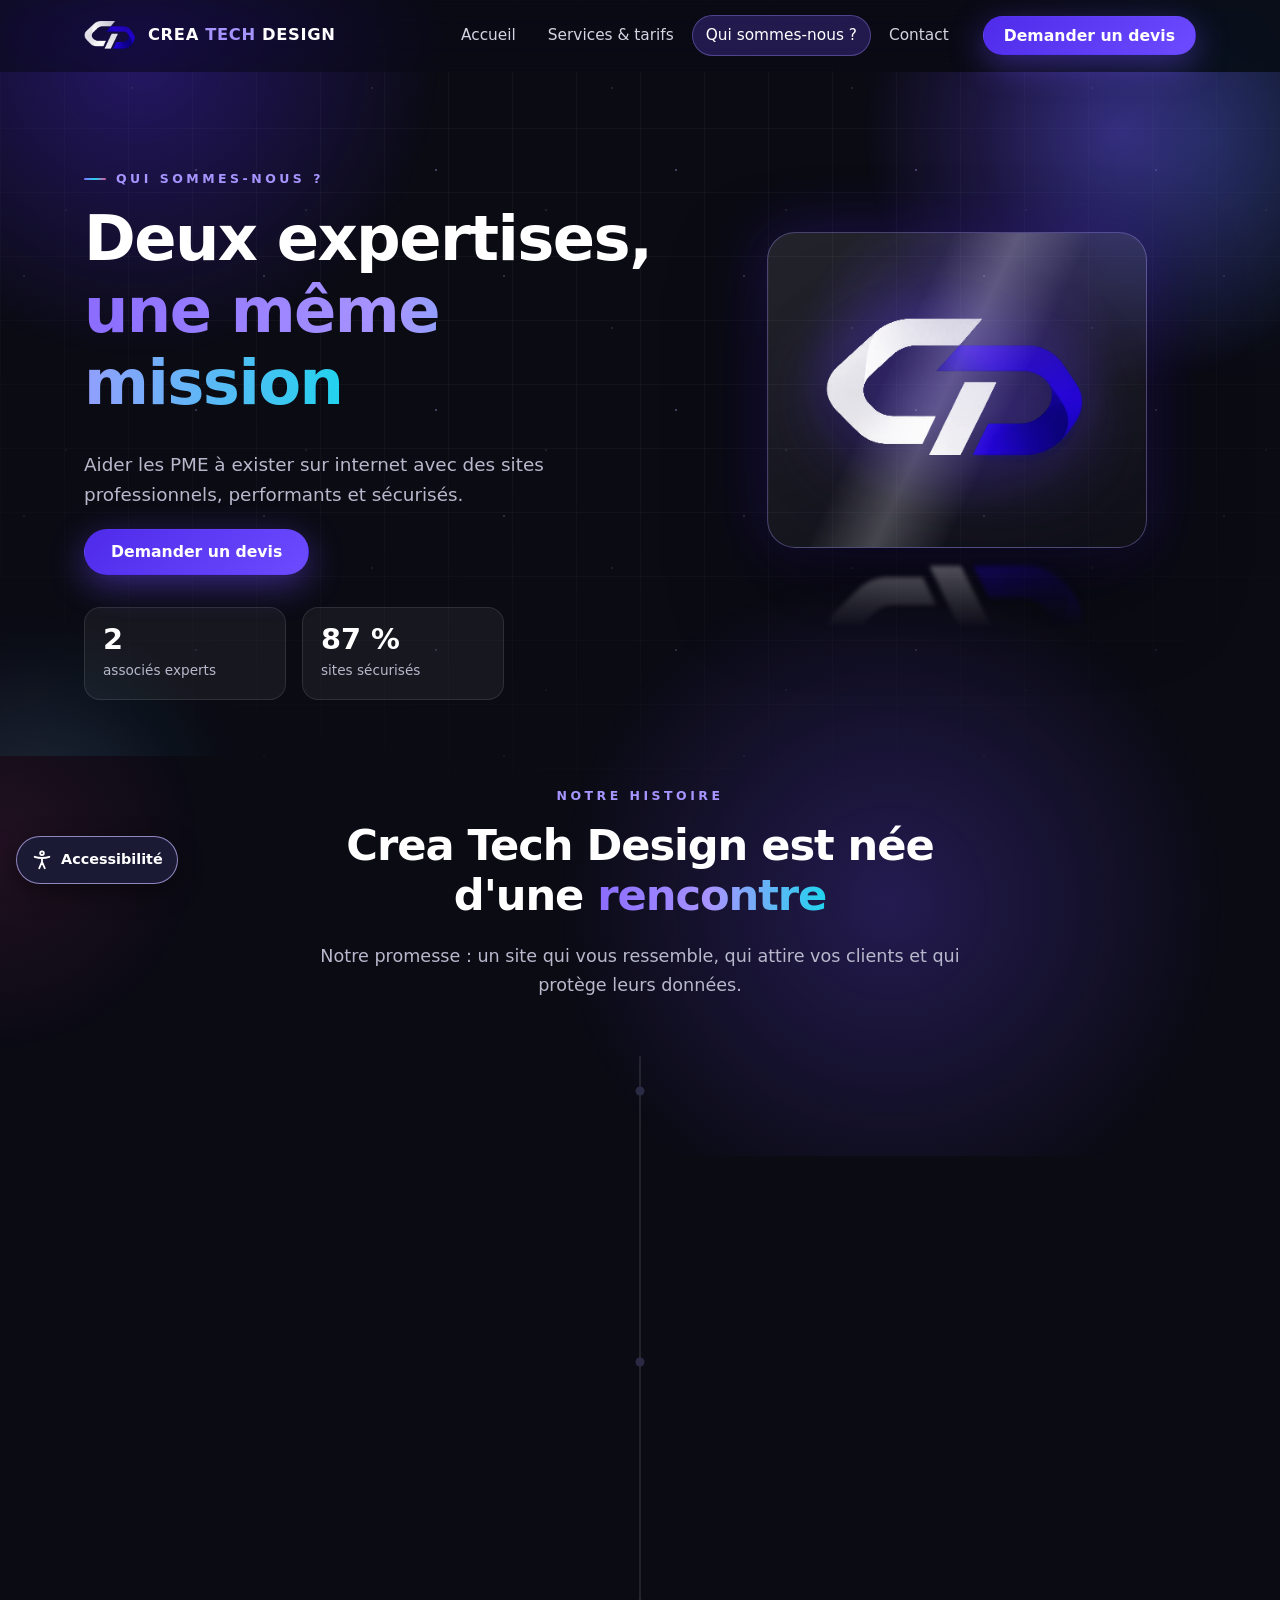
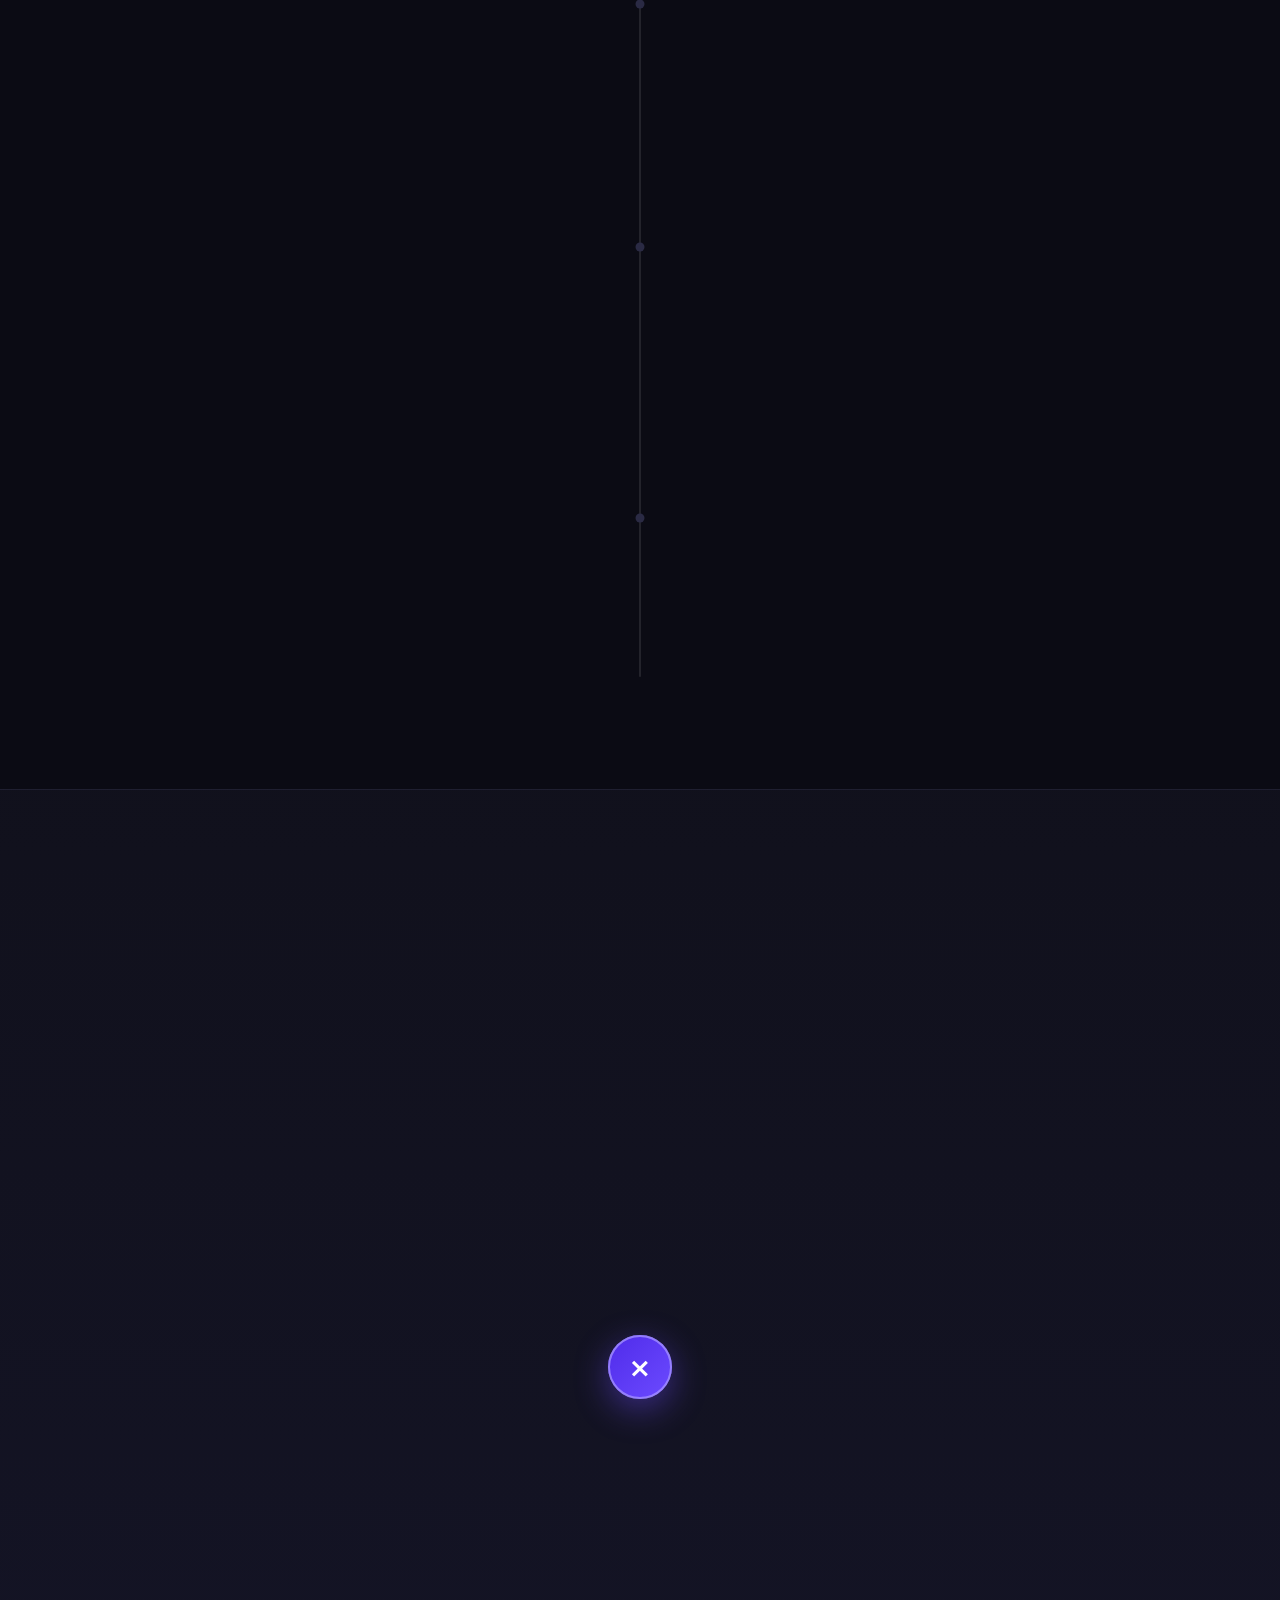
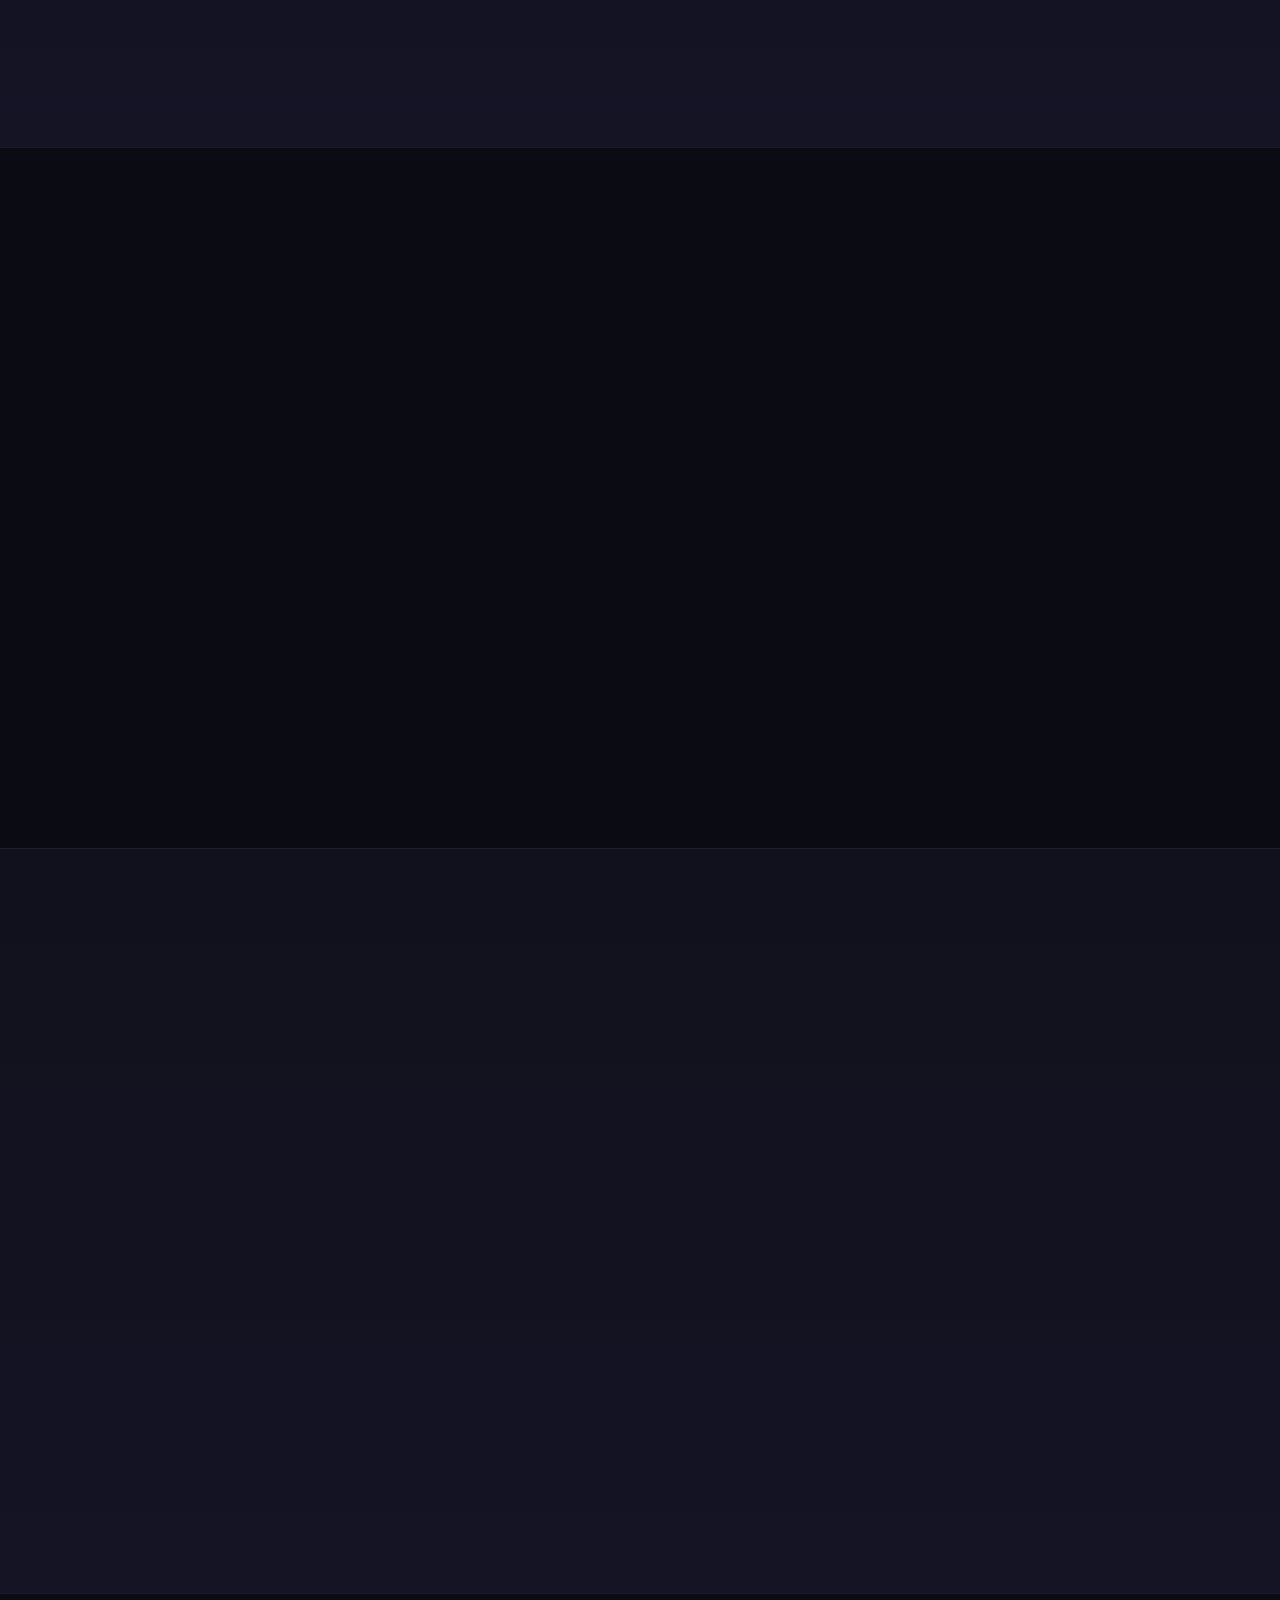
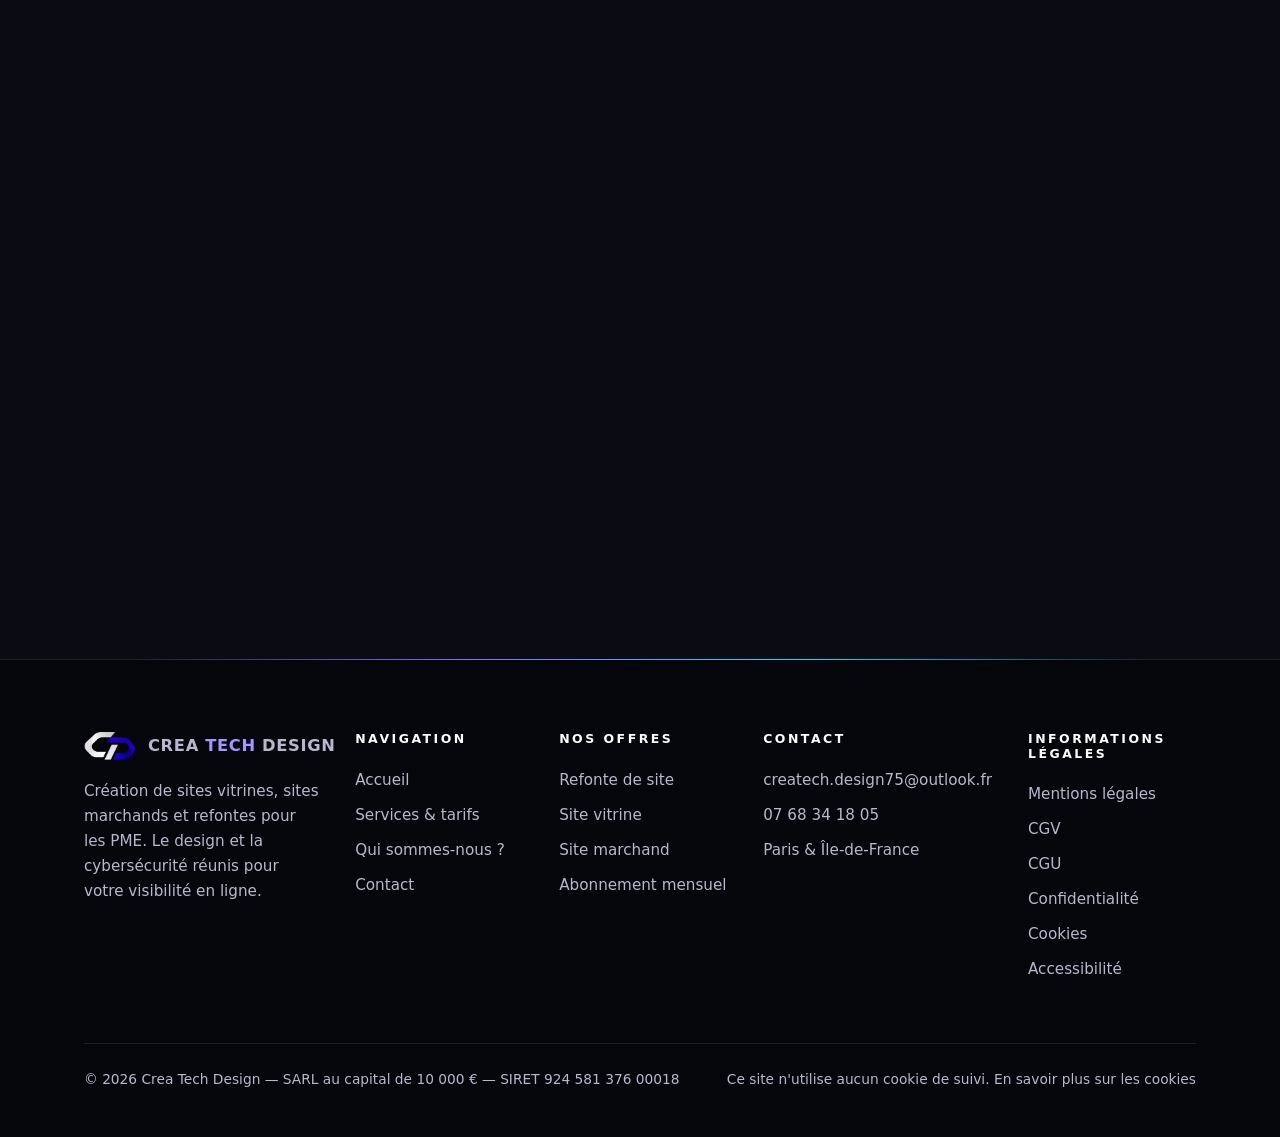
<file: a-propos.html>
<!DOCTYPE html>
<html lang="fr" class="no-js">
<head>
  <meta charset="utf-8">
  <!-- Sécurité (GitHub Pages n'envoie pas d'en-têtes HTTP personnalisés : voir README, rubrique Sécurité) -->
  <meta http-equiv="Content-Security-Policy" content="default-src 'self'; script-src 'self'; style-src 'self'; img-src 'self' data:; media-src 'self'; font-src 'self'; connect-src 'self' https://api.web3forms.com; form-action 'self' https://api.web3forms.com; base-uri 'self'; object-src 'none'; upgrade-insecure-requests">
  <meta name="referrer" content="strict-origin-when-cross-origin">
  <meta name="viewport" content="width=device-width, initial-scale=1">
  <title>Qui sommes-nous ? | Crea Tech Design</title>
  <meta name="description" content="Crea Tech Design, c'est deux associés : un designer web et un expert en cybersécurité, réunis pour aider les PME à exister en ligne.">
  <meta name="theme-color" content="#0B0B14">
  <link rel="canonical" href="https://mmm-svc.github.io/crea-tech-design-3/a-propos.html">
  <!-- Open Graph (aperçu lors d'un partage sur les réseaux) -->
  <meta property="og:type" content="website">
  <meta property="og:locale" content="fr_FR">
  <meta property="og:site_name" content="Crea Tech Design">
  <meta property="og:title" content="Qui sommes-nous ? | Crea Tech Design">
  <meta property="og:description" content="Crea Tech Design, c'est deux associés : un designer web et un expert en cybersécurité, réunis pour aider les PME à exister en ligne.">
  <meta property="og:url" content="https://mmm-svc.github.io/crea-tech-design-3/a-propos.html">
  <meta property="og:image" content="https://mmm-svc.github.io/crea-tech-design-3/images/og-image.jpg">
  <link rel="icon" type="image/png" href="images/favicon.png">
  <link rel="apple-touch-icon" href="images/apple-touch-icon.png">
  <script src="js/a11y-init.js"></script>
  <link rel="stylesheet" href="css/style.css">
</head><body>
  <a class="skip-link" href="#main">Aller au contenu</a>

  <!-- ===== HEADER ===== -->
  <header class="site-header">
    <div class="container">
      <a class="brand" href="index.html" aria-label="Crea Tech Design — accueil">
        <img src="images/logo-mark-light.png" alt="" width="52" height="29">
        <span class="brand__name">CREA <span>TECH</span> DESIGN</span>
      </a>
      <button class="nav-toggle" type="button" aria-expanded="false" aria-controls="nav" aria-label="Ouvrir le menu">
        <span></span><span></span><span></span>
      </button>
      <nav class="nav" id="nav" aria-label="Navigation principale">
        <ul class="nav__list">
          <li><a class="nav__link" href="index.html">Accueil</a></li>
          <li><a class="nav__link" href="services.html">Services &amp; tarifs</a></li>
          <li><a class="nav__link" href="a-propos.html" aria-current="page">Qui sommes-nous ?</a></li>
          <li><a class="nav__link" href="contact.html">Contact</a></li>
        </ul>
        <a class="btn btn--primary" href="devis.html">Demander un devis</a>
      </nav>
    </div>
  </header>

  <main id="main" tabindex="-1">

    <section class="page-hero" data-parallax>
      <div class="container page-hero__grid">
        <div class="reveal">
          <span class="eyebrow">Qui sommes-nous ?</span>
          <h1>Deux expertises, <span class="text-gradient">une même mission</span></h1>
          <p>Aider les PME à exister sur internet avec des sites professionnels, performants et sécurisés.</p>
          <div class="hero__actions">
            <a class="btn btn--primary" href="devis.html">Demander un devis</a>
          </div>
          <div class="stats">
            <div><strong data-count>2</strong><span>associés experts</span></div>
            <div><strong data-count>100 %</strong><span>sites sécurisés</span></div>
          </div>
        </div>
        <!-- Logo en 3D : il pivote selon la souris, avec un reflet -->
        <div class="logo3d reveal" aria-hidden="true">
          <div class="logo3d__card">
            <img class="logo3d__img" src="images/logo-mark-light.png" alt="" width="632" height="347">
            <span class="logo3d__shine"></span>
          </div>
          <div class="logo3d__mirror"><img src="images/logo-mark-light.png" alt="" width="632" height="347"></div>
        </div>
      </div>
    </section>

    <!-- ===== HISTOIRE : frise chronologique qui se dessine au scroll ===== -->
    <section class="section section--tight">
      <div class="container">
        <div class="section-head section-head--center reveal">
          <span class="eyebrow">Notre histoire</span>
          <h2>Crea Tech Design est née d'une <span class="text-gradient">rencontre</span></h2>
          <p>Notre promesse : un site qui vous ressemble, qui attire vos clients et qui protège leurs données.</p>
        </div>
        <ol class="timeline" data-progress="line">
          <li class="timeline__item">
            <span class="timeline__dot" aria-hidden="true"></span>
            <div class="timeline__card">
              <span class="timeline__step">Étape 1</span>
              <h3>La rencontre</h3>
              <p>Celle d'un designer web et d'un spécialiste en cybersécurité, deux passionnés qui parlent la même langue : celle des sites bien faits.</p>
            </div>
          </li>
          <li class="timeline__item">
            <span class="timeline__dot" aria-hidden="true"></span>
            <div class="timeline__card">
              <span class="timeline__step">Étape 2</span>
              <h3>Le constat</h3>
              <p>Beaucoup de PME devaient choisir entre un site joli mais fragile et un site sûr mais sans âme.</p>
            </div>
          </li>
          <li class="timeline__item">
            <span class="timeline__dot" aria-hidden="true"></span>
            <div class="timeline__card">
              <span class="timeline__step">Étape 3</span>
              <h3>La création de Crea Tech Design</h3>
              <p>Nous avons lancé Crea Tech Design pour réunir ces deux mondes : le design et la sécurité, dans un même accompagnement.</p>
            </div>
          </li>
          <li class="timeline__item">
            <span class="timeline__dot" aria-hidden="true"></span>
            <div class="timeline__card">
              <span class="timeline__step">Étape 4</span>
              <h3>Aujourd'hui</h3>
              <p>Nous accompagnons les entreprises de Paris et d'Île-de-France dans leur visibilité en ligne : sites vitrines et marchands, refonte, hébergement et maintenance.</p>
            </div>
          </li>
          <li class="timeline__item timeline__item--future">
            <span class="timeline__dot" aria-hidden="true"></span>
            <div class="timeline__card">
              <span class="timeline__step">Étape 5 · notre ambition</span>
              <h3>Demain : toute la France</h3>
              <p>Notre ambition : accompagner les PME partout en France, avec la même proximité et la même exigence.</p>
            </div>
          </li>
        </ol>
      </div>
    </section>

    <!-- ===== ÉQUIPE ===== -->
    <section class="section section--alt">
      <div class="container">
        <div class="section-head section-head--center reveal">
          <span class="eyebrow">L'équipe</span>
          <h2>Les <span class="text-gradient">fondateurs</span></h2>
          <p>Deux profils complémentaires : c'est notre double casquette.</p>
        </div>
        <div class="team">
          <article class="team-card reveal" data-flip data-tilt="4">
            <div class="flip">
              <div class="flip__inner">
                <div class="flip__face flip__face--front">
                  <!-- Pour une photo : remplacez <span class="avatar__initials">…</span> par <img class="avatar__photo" src="images/photo.jpg" alt=""> -->
                  <div class="avatar" aria-hidden="true"><span class="avatar__initials">HL</span></div>
                  <h3>Hugo Lefèvre</h3>
                  <p class="team-card__role">Co-fondateur · Designer web</p>
                  <p class="team-card__hint">Découvrez son profil au dos de la carte</p>
                </div>
                <div class="flip__face flip__face--back">
                  <p class="team-card__role">Hugo Lefèvre · Designer web</p>
                  <p class="team-card__bio">Diplômé en design web, Hugo imagine des sites modernes et intuitifs, pensés pour vos clients et à l'image de votre entreprise.</p>
                  <blockquote class="team-card__quote">« Un bon design ne se remarque pas : il guide naturellement vos visiteurs. »</blockquote>
                  <ul class="team-card__facts">
                    <li><strong>100 %</strong> sur mesure, sans modèle tout fait</li>
                    <li><strong>Mobile d'abord</strong> : pensé pour vos clients pressés</li>
                    <li><strong>Maquette validée</strong> avec vous avant le développement</li>
                  </ul>
                  <a class="btn btn--ghost" href="contact.html">Nous écrire</a>
                </div>
              </div>
              <button class="flip__toggle" type="button" aria-pressed="false"><svg viewBox="0 0 24 24" fill="none" stroke="currentColor" stroke-width="2" stroke-linecap="round" stroke-linejoin="round" aria-hidden="true"><path d="M21 12a9 9 0 1 1-2.64-6.36"/><path d="M21 3v6h-6"/></svg><span>Retourner<span class="visually-hidden"> la carte de Hugo Lefèvre</span></span></button>
            </div>
            <div class="team-card__skills">
              <ul class="tags">
                <li><span class="skill" tabindex="0" aria-describedby="tip-uiux">UI / UX</span><span class="tooltip" role="tooltip" id="tip-uiux">L'UI, c'est l'apparence du site ; l'UX, c'est la facilité à l'utiliser. Objectif : que vos visiteurs trouvent ce qu'ils cherchent sans effort.</span></li>
                <li><span class="skill" tabindex="0" aria-describedby="tip-identite">Identité visuelle</span><span class="tooltip" role="tooltip" id="tip-identite">L'ensemble des couleurs, typographies et éléments graphiques qui rendent votre entreprise reconnaissable au premier coup d'œil.</span></li>
                <li><span class="skill" tabindex="0" aria-describedby="tip-responsive">Responsive</span><span class="tooltip" role="tooltip" id="tip-responsive">Votre site s'adapte automatiquement à tous les écrans : téléphone, tablette et ordinateur.</span></li>
              </ul>
            </div>
          </article>
          <div class="team__x" aria-hidden="true"><span>×</span></div>
          <article class="team-card reveal" data-flip data-tilt="4">
            <div class="flip">
              <div class="flip__inner">
                <div class="flip__face flip__face--front">
                  <!-- Pour une photo : remplacez <span class="avatar__initials">…</span> par <img class="avatar__photo" src="images/photo.jpg" alt=""> -->
                  <div class="avatar" aria-hidden="true"><span class="avatar__initials">MD</span></div>
                  <h3>Maxime Durand</h3>
                  <p class="team-card__role">Co-fondateur · Expert en cybersécurité</p>
                  <p class="team-card__hint">Découvrez son profil au dos de la carte</p>
                </div>
                <div class="flip__face flip__face--back">
                  <p class="team-card__role">Maxime Durand · Expert en cybersécurité</p>
                  <p class="team-card__bio">Diplômé en cybersécurité, Maxime veille à la protection de chaque site : hébergement fiable, sécurité des données et conformité.</p>
                  <blockquote class="team-card__quote">« Un beau site doit d'abord être un site sûr. »</blockquote>
                  <ul class="team-card__facts">
                    <li><strong>HTTPS et sauvegardes</strong> sur chaque site</li>
                    <li><strong>RGPD</strong> : conformité vérifiée avant la mise en ligne</li>
                    <li><strong>Mises à jour de sécurité</strong> suivies pour vous</li>
                  </ul>
                  <a class="btn btn--ghost" href="contact.html">Nous écrire</a>
                </div>
              </div>
              <button class="flip__toggle" type="button" aria-pressed="false"><svg viewBox="0 0 24 24" fill="none" stroke="currentColor" stroke-width="2" stroke-linecap="round" stroke-linejoin="round" aria-hidden="true"><path d="M21 12a9 9 0 1 1-2.64-6.36"/><path d="M21 3v6h-6"/></svg><span>Retourner<span class="visually-hidden"> la carte de Maxime Durand</span></span></button>
            </div>
            <div class="team-card__skills">
              <ul class="tags">
                <li><span class="skill" tabindex="0" aria-describedby="tip-securite">Sécurité web</span><span class="tooltip" role="tooltip" id="tip-securite">Protéger votre site contre le piratage, les virus et les tentatives d'intrusion, pour qu'il reste fiable et disponible.</span></li>
                <li><span class="skill" tabindex="0" aria-describedby="tip-hebergement">Hébergement</span><span class="tooltip" role="tooltip" id="tip-hebergement">Le serveur sur lequel « vit » votre site pour être accessible 24 h/24. Nous le choisissons, le configurons et le surveillons pour vous.</span></li>
                <li><span class="skill" tabindex="0" aria-describedby="tip-rgpd">RGPD</span><span class="tooltip" role="tooltip" id="tip-rgpd">Le règlement européen sur la protection des données personnelles. Nous veillons à ce que votre site collecte et protège les données de vos clients dans les règles.</span></li>
              </ul>
            </div>
          </article>
        </div>
      </div>
    </section>

    <!-- ===== VALEURS ===== -->
    <section class="section" data-scroll3d>
      <div class="container">
        <div class="section-head reveal">
          <span class="eyebrow">Nos valeurs</span>
          <h2>Ce qui nous guide <span class="text-gradient">au quotidien</span></h2>
        </div>
        <div class="grid grid-4 grid--depth">
          <article class="card reveal" data-tilt>
            <div class="icon-box"><svg viewBox="0 0 24 24" fill="none" stroke="currentColor" stroke-width="2" stroke-linecap="round" stroke-linejoin="round" aria-hidden="true"><path d="M17 21v-2a4 4 0 0 0-4-4H5a4 4 0 0 0-4 4v2"/><circle cx="9" cy="7" r="4"/><path d="M23 21v-2a4 4 0 0 0-3-3.87M16 3.13a4 4 0 0 1 0 7.75"/></svg></div>
            <h3>Proximité</h3>
            <p>Un interlocuteur direct, disponible et à l'écoute, du premier échange au suivi.</p>
          </article>
          <article class="card reveal" data-tilt>
            <div class="icon-box"><svg viewBox="0 0 24 24" fill="none" stroke="currentColor" stroke-width="2" stroke-linecap="round" stroke-linejoin="round" aria-hidden="true"><circle cx="13.5" cy="6.5" r="1"/><circle cx="17.5" cy="10.5" r="1"/><circle cx="8.5" cy="7.5" r="1"/><circle cx="6.5" cy="12.5" r="1"/><path d="M12 2a10 10 0 0 0 0 20c1.1 0 2-.9 2-2 0-.5-.2-1-.5-1.3-.3-.4-.5-.8-.5-1.3 0-1.1.9-2 2-2h2.3A5.6 5.6 0 0 0 22 9.8C22 5.5 17.5 2 12 2z"/></svg></div>
            <h3>Qualité du design</h3>
            <p>Des sites modernes et soignés, pensés pour vos clients.</p>
          </article>
          <article class="card reveal" data-tilt>
            <div class="icon-box"><svg viewBox="0 0 24 24" fill="none" stroke="currentColor" stroke-width="2" stroke-linecap="round" stroke-linejoin="round" aria-hidden="true"><path d="M12 22s8-4 8-10V5l-8-3-8 3v7c0 6 8 10 8 10z"/><path d="m9 12 2 2 4-4"/></svg></div>
            <h3>Sécurité</h3>
            <p>La protection de votre site et de vos données, dès la conception.</p>
          </article>
          <article class="card reveal" data-tilt>
            <div class="icon-box"><svg viewBox="0 0 24 24" fill="none" stroke="currentColor" stroke-width="2" stroke-linecap="round" stroke-linejoin="round" aria-hidden="true"><path d="M1 12s4-8 11-8 11 8 11 8-4 8-11 8-11-8-11-8z"/><circle cx="12" cy="12" r="3"/></svg></div>
            <h3>Transparence</h3>
            <p>Des prix clairs et affichés, sans frais cachés ni jargon.</p>
          </article>
        </div>
      </div>
    </section>

    <!-- ===== ZONE ===== -->
    <section class="section section--alt" data-scroll3d>
      <div class="container zone">
        <div class="reveal">
          <span class="eyebrow">Zone d'intervention</span>
          <h2>Basés en Île-de-France, <span class="text-gradient">bientôt partout en France</span></h2>
          <p>Nous accompagnons aujourd'hui les entreprises de Paris et d'Île-de-France, et nous pouvons nous déplacer pour vous rencontrer. Notre ambition : accompagner les PME partout en France.</p>
          <a class="link-arrow" href="contact.html">Discutons de votre projet</a>
        </div>
        <!-- Carte stylisée : cercles qui pulsent depuis Paris -->
        <div class="zone__map reveal" aria-hidden="true">
          <svg class="zone__svg" viewBox="0 0 112 108">
            <defs>
              <pattern id="zone-dots" width="3" height="3" patternUnits="userSpaceOnUse"><circle cx="1.5" cy="1.5" r=".35"/></pattern>
              <clipPath id="zone-clip"><path d="M55.8 3.1 L68.0 14.6 L72.3 13.5 L79.5 19.8 L83.8 20.8 L96.6 25.0 L92.3 39.5 L87.3 41.6 L81.6 52.0 L86.6 56.2 L88.1 64.5 L85.2 72.8 L91.6 79.0 L85.2 86.3 L73.7 84.2 L68.7 82.2 L60.1 86.3 L60.1 93.6 L50.1 92.6 L37.9 90.5 L25.1 83.2 L28.6 71.8 L29.4 56.2 L22.2 44.7 L6.4 36.4 L3.6 31.2 L12.2 27.0 L26.5 29.1 L24.3 17.7 L29.4 20.8 L39.4 20.8 L48.7 13.5 L49.4 5.2 Z M105.2 87.4 L106.3 95.7 L103.8 104.0 L99.5 100.9 L99.5 93.6 Z"/></clipPath>
            </defs>
            <path class="zone__land" d="M55.8 3.1 L68.0 14.6 L72.3 13.5 L79.5 19.8 L83.8 20.8 L96.6 25.0 L92.3 39.5 L87.3 41.6 L81.6 52.0 L86.6 56.2 L88.1 64.5 L85.2 72.8 L91.6 79.0 L85.2 86.3 L73.7 84.2 L68.7 82.2 L60.1 86.3 L60.1 93.6 L50.1 92.6 L37.9 90.5 L25.1 83.2 L28.6 71.8 L29.4 56.2 L22.2 44.7 L6.4 36.4 L3.6 31.2 L12.2 27.0 L26.5 29.1 L24.3 17.7 L29.4 20.8 L39.4 20.8 L48.7 13.5 L49.4 5.2 Z M105.2 87.4 L106.3 95.7 L103.8 104.0 L99.5 100.9 L99.5 93.6 Z"/>
            <rect class="zone__dots" width="112" height="108" fill="url(#zone-dots)" clip-path="url(#zone-clip)"/>
            <circle class="zone__idf" cx="54.8" cy="26.4" r="7"/>
            <circle class="zone__ring" cx="54.8" cy="26.4" r="60"/>
            <circle class="zone__ring" cx="54.8" cy="26.4" r="60"/>
            <circle class="zone__ring" cx="54.8" cy="26.4" r="60"/>
            <circle class="zone__paris" cx="54.8" cy="26.4" r="1.8"/>
          </svg>
          <span class="zone__label zone__label--1">Paris</span>
          <span class="zone__label zone__label--2">Île-de-France</span>
          <span class="zone__label zone__label--3">Bientôt : toute la France</span>
        </div>
      </div>
    </section>

    <section class="section" data-scroll3d>
      <div class="container">
        <div class="cta reveal" data-parallax>
          <div class="cta__inner">
            <span class="eyebrow">Parlons de votre projet</span>
            <h2>Prêt à donner de la <span class="text-gradient">visibilité</span> à votre entreprise ?</h2>
            <p>Parlez-nous de votre projet : nous vous répondons sous 24 à 48 h avec une proposition claire et sans engagement.</p>
            <div class="hero__actions">
              <a class="btn btn--primary" href="devis.html">Demander un devis</a>
              <a class="link-arrow" href="services.html">Voir nos offres</a>
            </div>
          </div>
        </div>
      </div>
    </section>
  </main>

  <!-- ===== FOOTER ===== -->
  <footer class="site-footer">
    <div class="container">
      <div class="footer__grid">
        <div>
          <a class="brand" href="index.html" aria-label="Crea Tech Design — accueil">
            <img src="images/logo-mark-light.png" alt="" width="52" height="29">
            <span class="brand__name">CREA <span>TECH</span> DESIGN</span>
          </a>
          <p>Création de sites vitrines, sites marchands et refontes pour les PME. Le design et la cybersécurité réunis pour votre visibilité en ligne.</p>
        </div>
        <nav aria-labelledby="footer-nav-title">
          <h2 id="footer-nav-title">Navigation</h2>
          <ul>
            <li><a href="index.html">Accueil</a></li>
            <li><a href="services.html">Services &amp; tarifs</a></li>
            <li><a href="a-propos.html">Qui sommes-nous ?</a></li>
            <li><a href="contact.html">Contact</a></li>
          </ul>
        </nav>
        <div>
          <h2>Nos offres</h2>
          <ul>
            <li><a href="services.html#refonte">Refonte de site</a></li>
            <li><a href="services.html#vitrine">Site vitrine</a></li>
            <li><a href="services.html#ecommerce">Site marchand</a></li>
            <li><a href="services.html#abonnement">Abonnement mensuel</a></li>
          </ul>
        </div>
        <div>
          <h2>Contact</h2>
          <ul>
            <li><a href="mailto:createch.design75@outlook.fr">createch.design75@outlook.fr</a></li>
            <li><a href="tel:+33768341805">07 68 34 18 05</a></li>
            <li>Paris &amp; Île-de-France</li>
          </ul>
        </div>
        <nav aria-labelledby="footer-legal-title">
          <h2 id="footer-legal-title">Informations légales</h2>
          <ul>
            <li><a href="mentions-legales.html">Mentions légales</a></li>
            <li><a href="cgv.html">CGV</a></li>
            <li><a href="cgu.html">CGU</a></li>
            <li><a href="confidentialite.html">Confidentialité</a></li>
            <li><a href="cookies.html">Cookies</a></li>
            <li><a href="accessibilite.html">Accessibilité</a></li>
          </ul>
        </nav>
      </div>
      <div class="footer__bottom">
        <!-- Numéros FICTIFS (maquette interne) : à remplacer par les vrais avant toute publication -->
        <p>© <span data-year>2026</span> Crea Tech Design — SARL au capital de 10 000 € — SIRET 924 581 376 00018</p>
        <p>Ce site n'utilise aucun cookie de suivi. <a href="cookies.html">En savoir plus sur les cookies</a></p>
      </div>
    </div>
  </footer>

  <script src="js/main.js"></script>
  <script src="js/a11y.js"></script>
  <script src="js/effects-3d.js"></script>
</body>
</html>
</file>
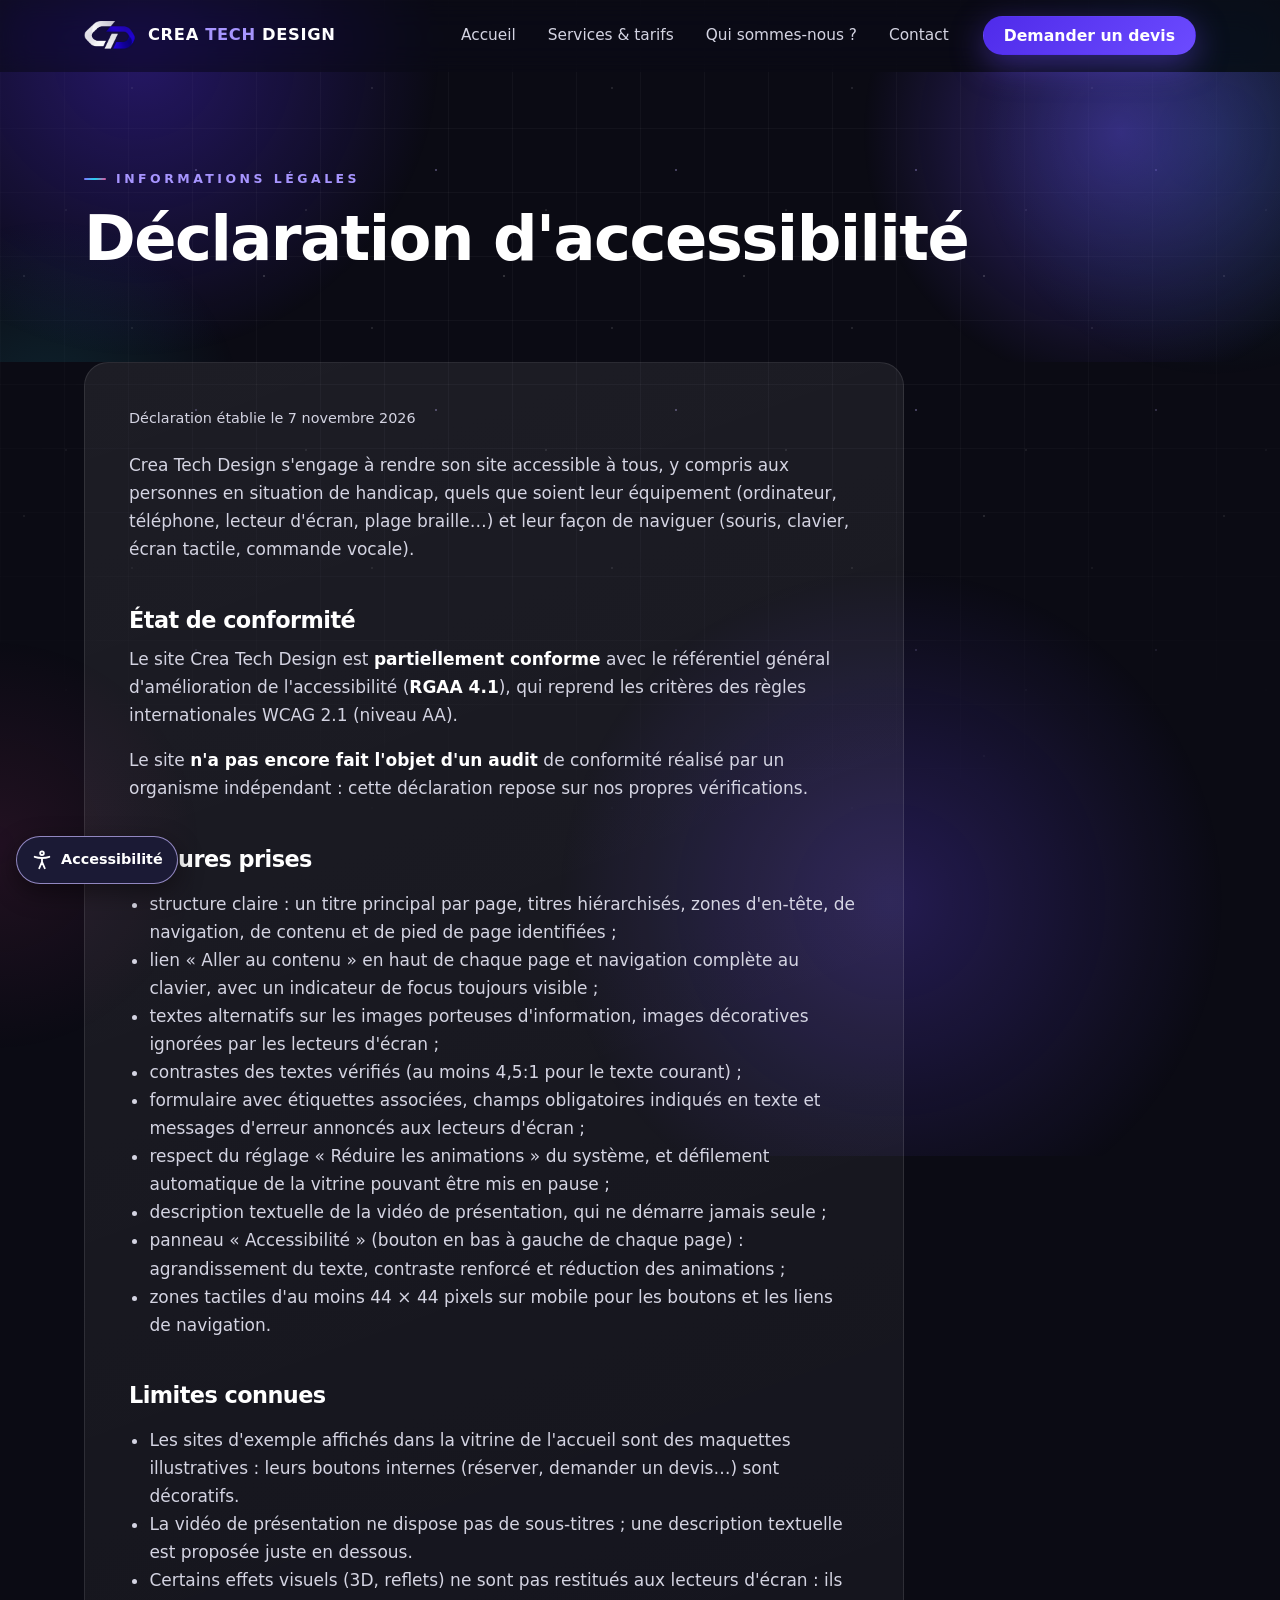
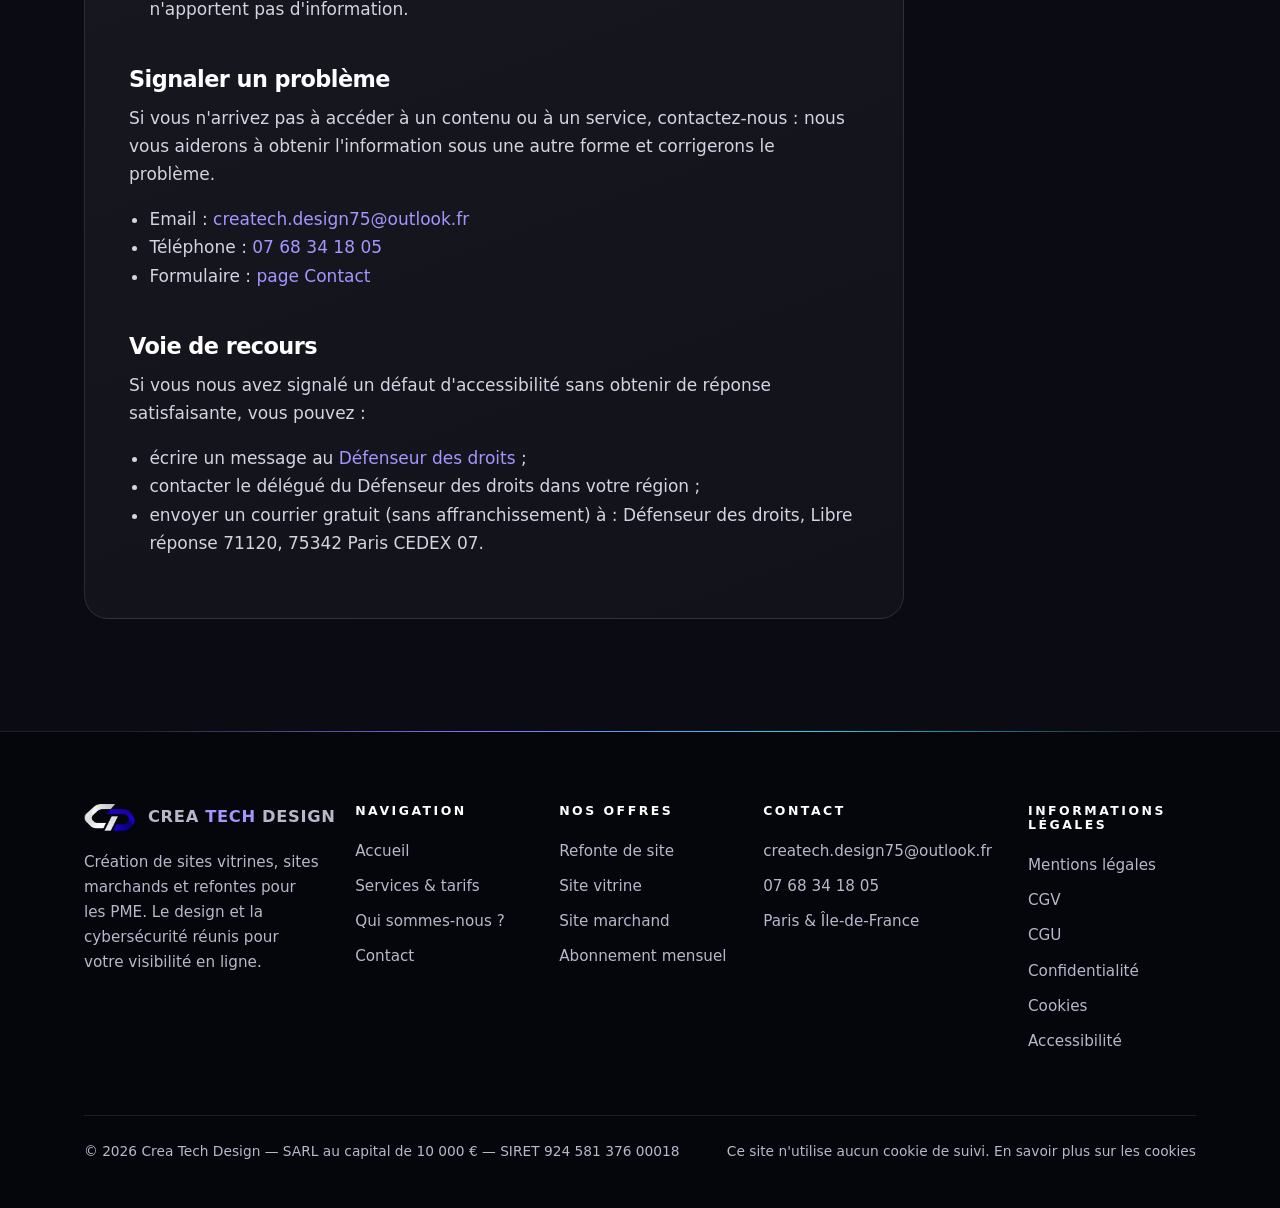
<file: accessibilite.html>
<!DOCTYPE html>
<html lang="fr" class="no-js">
<head>
  <meta charset="utf-8">
  <!-- Sécurité (GitHub Pages n'envoie pas d'en-têtes HTTP personnalisés : voir README, rubrique Sécurité) -->
  <meta http-equiv="Content-Security-Policy" content="default-src 'self'; script-src 'self'; style-src 'self'; img-src 'self' data:; media-src 'self'; font-src 'self'; connect-src 'self' https://api.web3forms.com; form-action 'self' https://api.web3forms.com; base-uri 'self'; object-src 'none'; upgrade-insecure-requests">
  <meta name="referrer" content="strict-origin-when-cross-origin">
  <meta name="viewport" content="width=device-width, initial-scale=1">
  <title>Déclaration d'accessibilité | Crea Tech Design</title>
  <meta name="description" content="Déclaration d'accessibilité du site Crea Tech Design (RGAA 4.1) : état de conformité, mesures prises et contact.">
  <meta name="theme-color" content="#0B0B14">
  <link rel="canonical" href="https://mmm-svc.github.io/crea-tech-design-3/accessibilite.html">
  <!-- Open Graph (aperçu lors d'un partage sur les réseaux) -->
  <meta property="og:type" content="website">
  <meta property="og:locale" content="fr_FR">
  <meta property="og:site_name" content="Crea Tech Design">
  <meta property="og:title" content="Déclaration d'accessibilité | Crea Tech Design">
  <meta property="og:description" content="Déclaration d'accessibilité du site Crea Tech Design (RGAA 4.1) : état de conformité, mesures prises et contact.">
  <meta property="og:url" content="https://mmm-svc.github.io/crea-tech-design-3/accessibilite.html">
  <meta property="og:image" content="https://mmm-svc.github.io/crea-tech-design-3/images/og-image.jpg">
  <link rel="icon" type="image/png" href="images/favicon.png">
  <link rel="apple-touch-icon" href="images/apple-touch-icon.png">
  <script src="js/a11y-init.js"></script>
  <link rel="stylesheet" href="css/style.css">
</head><body>
  <a class="skip-link" href="#main">Aller au contenu</a>

  <!-- ===== HEADER ===== -->
  <header class="site-header">
    <div class="container">
      <a class="brand" href="index.html" aria-label="Crea Tech Design — accueil">
        <img src="images/logo-mark-light.png" alt="" width="52" height="29">
        <span class="brand__name">CREA <span>TECH</span> DESIGN</span>
      </a>
      <button class="nav-toggle" type="button" aria-expanded="false" aria-controls="nav" aria-label="Ouvrir le menu">
        <span></span><span></span><span></span>
      </button>
      <nav class="nav" id="nav" aria-label="Navigation principale">
        <ul class="nav__list">
          <li><a class="nav__link" href="index.html">Accueil</a></li>
          <li><a class="nav__link" href="services.html">Services &amp; tarifs</a></li>
          <li><a class="nav__link" href="a-propos.html">Qui sommes-nous ?</a></li>
          <li><a class="nav__link" href="contact.html">Contact</a></li>
        </ul>
        <a class="btn btn--primary" href="devis.html">Demander un devis</a>
      </nav>
    </div>
  </header>

  <main id="main" tabindex="-1">

    <section class="page-hero">
      <div class="container">
        <span class="eyebrow">Informations légales</span>
        <h1>Déclaration d'accessibilité</h1>
      </div>
    </section>

    <section class="section section--flush">
      <div class="container">
        <div class="legal">
        <p class="legal-meta">Déclaration établie le 7 novembre 2026</p>
        <p>Crea Tech Design s'engage à rendre son site accessible à tous, y compris aux personnes en situation de handicap, quels que soient leur équipement (ordinateur, téléphone, lecteur d'écran, plage braille…) et leur façon de naviguer (souris, clavier, écran tactile, commande vocale).</p>

        <h2>État de conformité</h2>
        <p>Le site Crea Tech Design est <strong>partiellement conforme</strong> avec le référentiel général d'amélioration de l'accessibilité (<strong>RGAA 4.1</strong>), qui reprend les critères des règles internationales WCAG 2.1 (niveau AA).</p>
        <p>Le site <strong>n'a pas encore fait l'objet d'un audit</strong> de conformité réalisé par un organisme indépendant : cette déclaration repose sur nos propres vérifications.</p>

        <h2>Mesures prises</h2>
        <ul>
          <li>structure claire : un titre principal par page, titres hiérarchisés, zones d'en-tête, de navigation, de contenu et de pied de page identifiées ;</li>
          <li>lien « Aller au contenu » en haut de chaque page et navigation complète au clavier, avec un indicateur de focus toujours visible ;</li>
          <li>textes alternatifs sur les images porteuses d'information, images décoratives ignorées par les lecteurs d'écran ;</li>
          <li>contrastes des textes vérifiés (au moins 4,5:1 pour le texte courant) ;</li>
          <li>formulaire avec étiquettes associées, champs obligatoires indiqués en texte et messages d'erreur annoncés aux lecteurs d'écran ;</li>
          <li>respect du réglage « Réduire les animations » du système, et défilement automatique de la vitrine pouvant être mis en pause ;</li>
          <li>description textuelle de la vidéo de présentation, qui ne démarre jamais seule ;</li>
          <li>panneau « Accessibilité » (bouton en bas à gauche de chaque page) : agrandissement du texte, contraste renforcé et réduction des animations ;</li>
          <li>zones tactiles d'au moins 44 × 44 pixels sur mobile pour les boutons et les liens de navigation.</li>
        </ul>

        <h2>Limites connues</h2>
        <ul>
          <li>Les sites d'exemple affichés dans la vitrine de l'accueil sont des maquettes illustratives : leurs boutons internes (réserver, demander un devis…) sont décoratifs.</li>
          <li>La vidéo de présentation ne dispose pas de sous-titres ; une description textuelle est proposée juste en dessous.</li>
          <li>Certains effets visuels (3D, reflets) ne sont pas restitués aux lecteurs d'écran : ils n'apportent pas d'information.</li>
        </ul>

        <h2>Signaler un problème</h2>
        <p>Si vous n'arrivez pas à accéder à un contenu ou à un service, contactez-nous : nous vous aiderons à obtenir l'information sous une autre forme et corrigerons le problème.</p>
        <ul>
          <li>Email : <a href="mailto:createch.design75@outlook.fr">createch.design75@outlook.fr</a></li>
          <li>Téléphone : <a href="tel:+33768341805">07 68 34 18 05</a></li>
          <li>Formulaire : <a href="contact.html">page Contact</a></li>
        </ul>

        <h2>Voie de recours</h2>
        <p>Si vous nous avez signalé un défaut d'accessibilité sans obtenir de réponse satisfaisante, vous pouvez :</p>
        <ul>
          <li>écrire un message au <a href="https://formulaire.defenseurdesdroits.fr" target="_blank" rel="noopener noreferrer">Défenseur des droits<span class="visually-hidden"> (nouvelle fenêtre)</span></a> ;</li>
          <li>contacter le délégué du Défenseur des droits dans votre région ;</li>
          <li>envoyer un courrier gratuit (sans affranchissement) à : Défenseur des droits, Libre réponse 71120, 75342 Paris CEDEX 07.</li>
        </ul>
        </div>
      </div>
    </section>
  </main>

  <!-- ===== FOOTER ===== -->
  <footer class="site-footer">
    <div class="container">
      <div class="footer__grid">
        <div>
          <a class="brand" href="index.html" aria-label="Crea Tech Design — accueil">
            <img src="images/logo-mark-light.png" alt="" width="52" height="29">
            <span class="brand__name">CREA <span>TECH</span> DESIGN</span>
          </a>
          <p>Création de sites vitrines, sites marchands et refontes pour les PME. Le design et la cybersécurité réunis pour votre visibilité en ligne.</p>
        </div>
        <nav aria-labelledby="footer-nav-title">
          <h2 id="footer-nav-title">Navigation</h2>
          <ul>
            <li><a href="index.html">Accueil</a></li>
            <li><a href="services.html">Services &amp; tarifs</a></li>
            <li><a href="a-propos.html">Qui sommes-nous ?</a></li>
            <li><a href="contact.html">Contact</a></li>
          </ul>
        </nav>
        <div>
          <h2>Nos offres</h2>
          <ul>
            <li><a href="services.html#refonte">Refonte de site</a></li>
            <li><a href="services.html#vitrine">Site vitrine</a></li>
            <li><a href="services.html#ecommerce">Site marchand</a></li>
            <li><a href="services.html#abonnement">Abonnement mensuel</a></li>
          </ul>
        </div>
        <div>
          <h2>Contact</h2>
          <ul>
            <li><a href="mailto:createch.design75@outlook.fr">createch.design75@outlook.fr</a></li>
            <li><a href="tel:+33768341805">07 68 34 18 05</a></li>
            <li>Paris &amp; Île-de-France</li>
          </ul>
        </div>
        <nav aria-labelledby="footer-legal-title">
          <h2 id="footer-legal-title">Informations légales</h2>
          <ul>
            <li><a href="mentions-legales.html">Mentions légales</a></li>
            <li><a href="cgv.html">CGV</a></li>
            <li><a href="cgu.html">CGU</a></li>
            <li><a href="confidentialite.html">Confidentialité</a></li>
            <li><a href="cookies.html">Cookies</a></li>
            <li><a href="accessibilite.html">Accessibilité</a></li>
          </ul>
        </nav>
      </div>
      <div class="footer__bottom">
        <!-- Numéros FICTIFS (maquette interne) : à remplacer par les vrais avant toute publication -->
        <p>© <span data-year>2026</span> Crea Tech Design — SARL au capital de 10 000 € — SIRET 924 581 376 00018</p>
        <p>Ce site n'utilise aucun cookie de suivi. <a href="cookies.html">En savoir plus sur les cookies</a></p>
      </div>
    </div>
  </footer>

  <script src="js/main.js"></script>
  <script src="js/a11y.js"></script>
  <script src="js/effects-3d.js"></script>
</body>
</html>
</file>
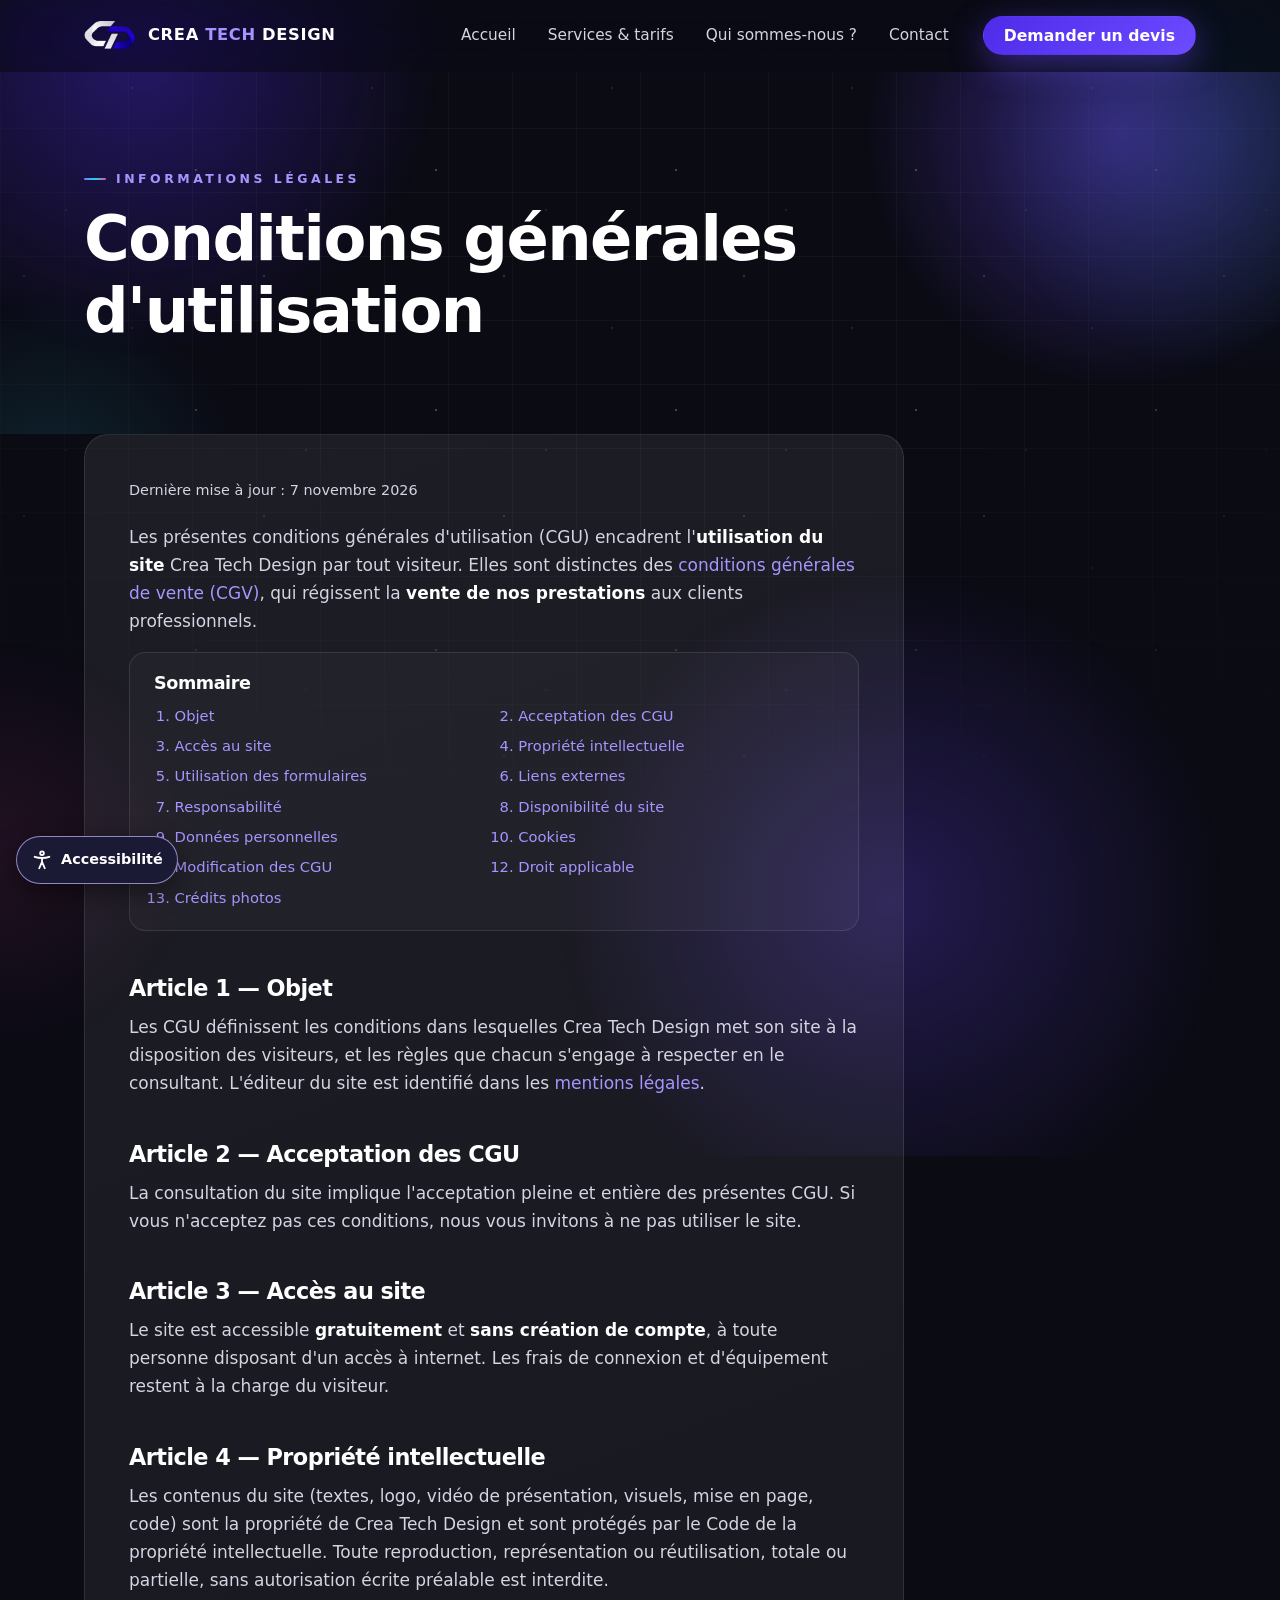
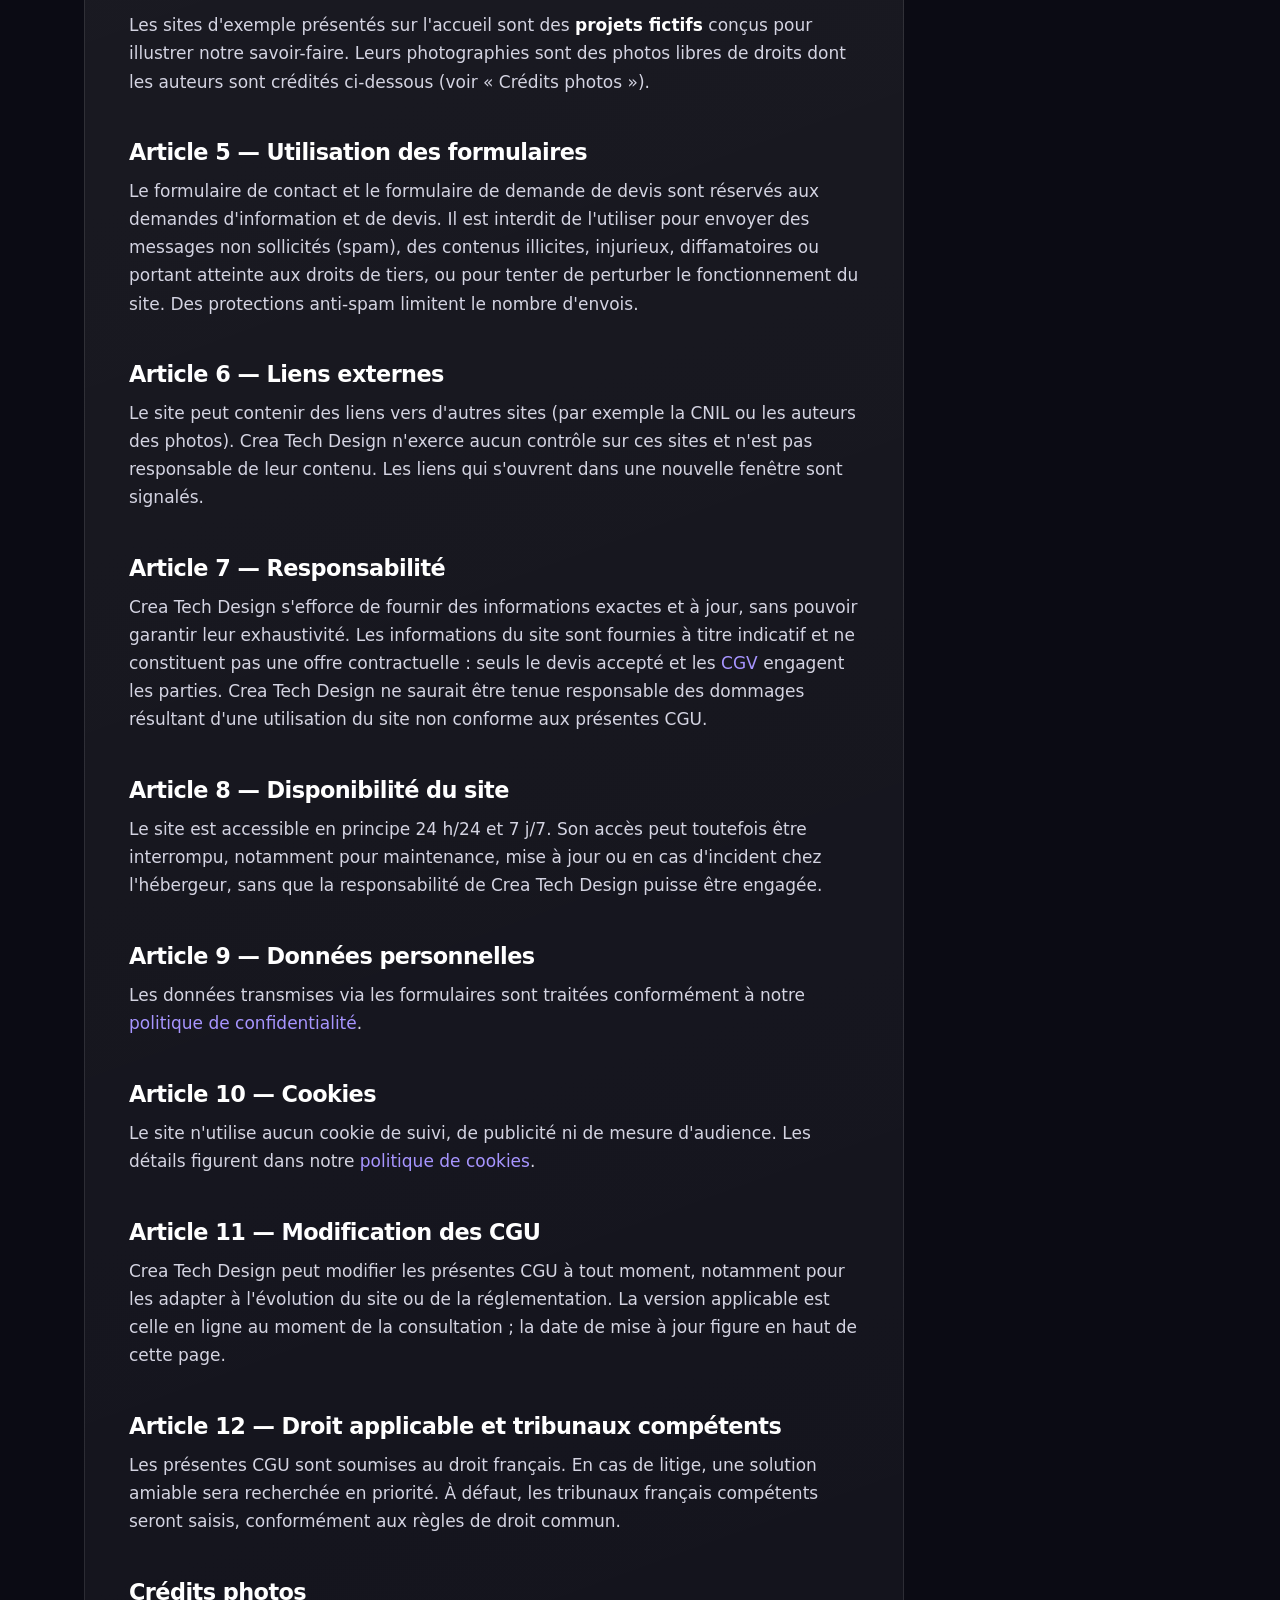
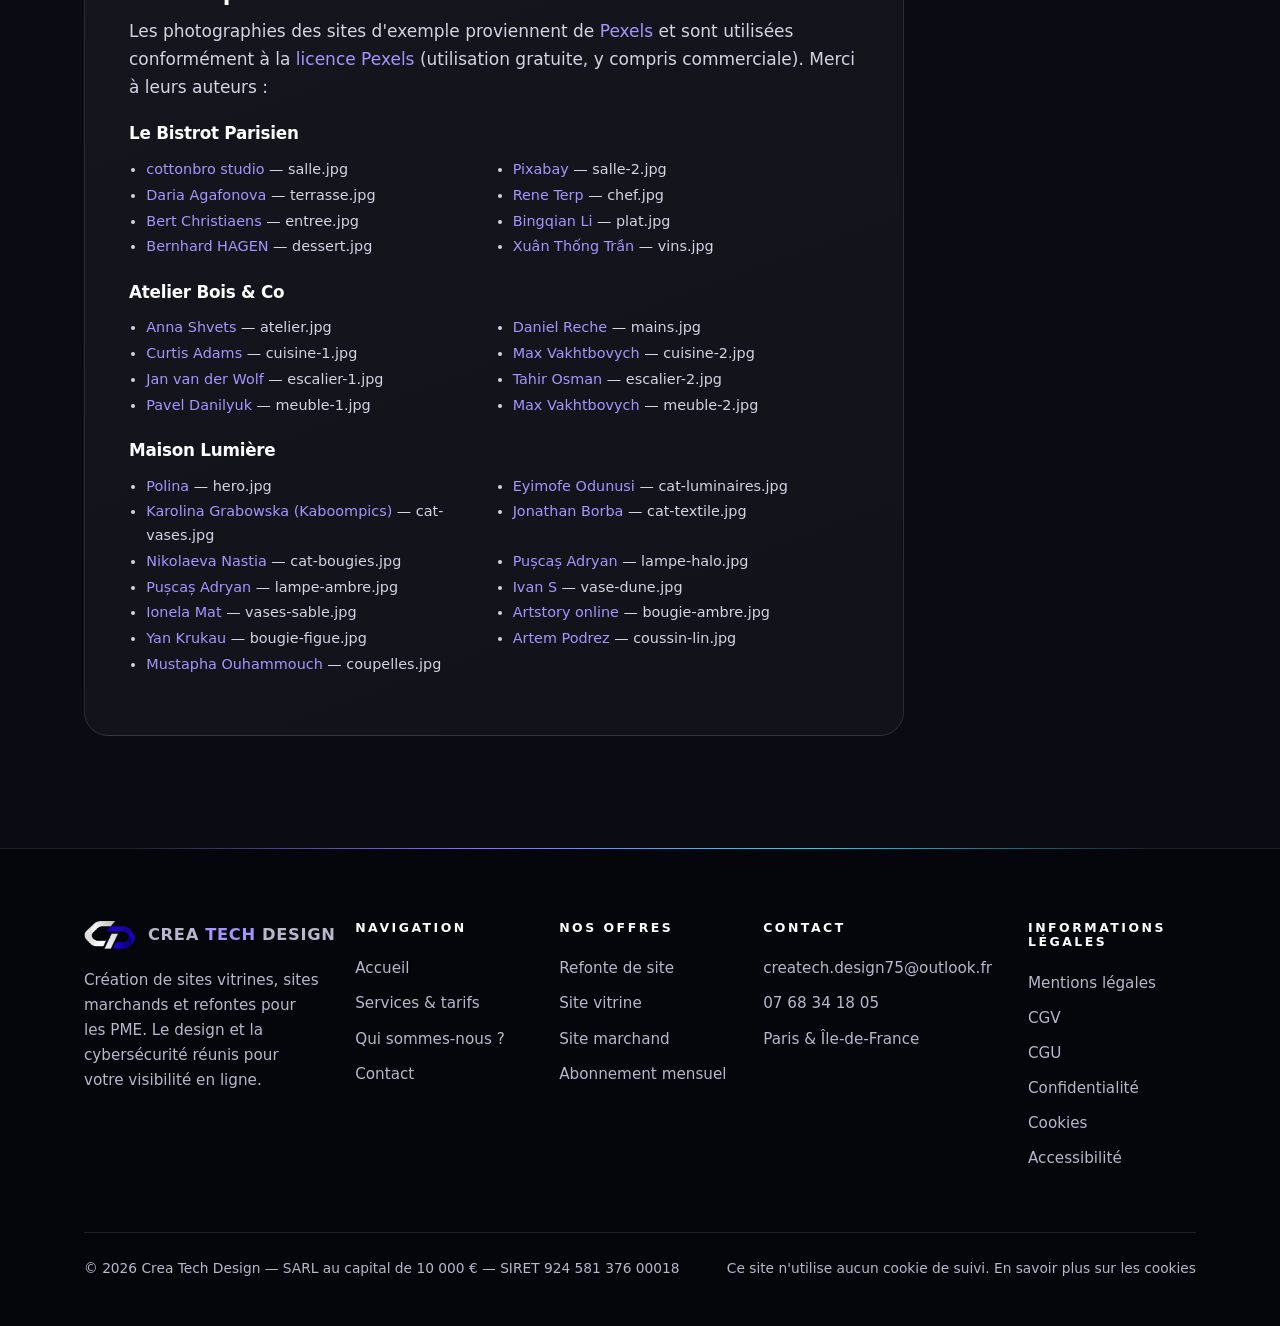
<file: cgu.html>
<!DOCTYPE html>
<html lang="fr" class="no-js">
<head>
  <meta charset="utf-8">
  <!-- Sécurité (GitHub Pages n'envoie pas d'en-têtes HTTP personnalisés : voir README, rubrique Sécurité) -->
  <meta http-equiv="Content-Security-Policy" content="default-src 'self'; script-src 'self'; style-src 'self'; img-src 'self' data:; media-src 'self'; font-src 'self'; connect-src 'self' https://api.web3forms.com; form-action 'self' https://api.web3forms.com; base-uri 'self'; object-src 'none'; upgrade-insecure-requests">
  <meta name="referrer" content="strict-origin-when-cross-origin">
  <meta name="viewport" content="width=device-width, initial-scale=1">
  <title>Conditions générales d'utilisation | Crea Tech Design</title>
  <meta name="description" content="Conditions générales d'utilisation (CGU) du site Crea Tech Design.">
  <meta name="theme-color" content="#0B0B14">
  <link rel="canonical" href="https://mmm-svc.github.io/crea-tech-design-3/cgu.html">
  <!-- Open Graph (aperçu lors d'un partage sur les réseaux) -->
  <meta property="og:type" content="website">
  <meta property="og:locale" content="fr_FR">
  <meta property="og:site_name" content="Crea Tech Design">
  <meta property="og:title" content="Conditions générales d'utilisation | Crea Tech Design">
  <meta property="og:description" content="Conditions générales d'utilisation (CGU) du site Crea Tech Design.">
  <meta property="og:url" content="https://mmm-svc.github.io/crea-tech-design-3/cgu.html">
  <meta property="og:image" content="https://mmm-svc.github.io/crea-tech-design-3/images/og-image.jpg">
  <link rel="icon" type="image/png" href="images/favicon.png">
  <link rel="apple-touch-icon" href="images/apple-touch-icon.png">
  <script src="js/a11y-init.js"></script>
  <link rel="stylesheet" href="css/style.css">
</head><body>
  <a class="skip-link" href="#main">Aller au contenu</a>

  <!-- ===== HEADER ===== -->
  <header class="site-header">
    <div class="container">
      <a class="brand" href="index.html" aria-label="Crea Tech Design — accueil">
        <img src="images/logo-mark-light.png" alt="" width="52" height="29">
        <span class="brand__name">CREA <span>TECH</span> DESIGN</span>
      </a>
      <button class="nav-toggle" type="button" aria-expanded="false" aria-controls="nav" aria-label="Ouvrir le menu">
        <span></span><span></span><span></span>
      </button>
      <nav class="nav" id="nav" aria-label="Navigation principale">
        <ul class="nav__list">
          <li><a class="nav__link" href="index.html">Accueil</a></li>
          <li><a class="nav__link" href="services.html">Services &amp; tarifs</a></li>
          <li><a class="nav__link" href="a-propos.html">Qui sommes-nous ?</a></li>
          <li><a class="nav__link" href="contact.html">Contact</a></li>
        </ul>
        <a class="btn btn--primary" href="devis.html">Demander un devis</a>
      </nav>
    </div>
  </header>

  <main id="main" tabindex="-1">

    <section class="page-hero">
      <div class="container">
        <span class="eyebrow">Informations légales</span>
        <h1>Conditions générales d'utilisation</h1>
      </div>
    </section>

    <section class="section section--flush">
      <div class="container">
        <div class="legal">
        <p class="legal-meta">Dernière mise à jour : 7 novembre 2026</p>
        <p>Les présentes conditions générales d'utilisation (CGU) encadrent l'<strong>utilisation du site</strong> Crea Tech Design par tout visiteur. Elles sont distinctes des <a href="cgv.html">conditions générales de vente (CGV)</a>, qui régissent la <strong>vente de nos prestations</strong> aux clients professionnels.</p>

        <nav class="legal-toc" aria-labelledby="cgu-toc-title">
          <h2 id="cgu-toc-title">Sommaire</h2>
          <ol>
            <li><a href="#cgu-1">Objet</a></li>
            <li><a href="#cgu-2">Acceptation des CGU</a></li>
            <li><a href="#cgu-3">Accès au site</a></li>
            <li><a href="#cgu-4">Propriété intellectuelle</a></li>
            <li><a href="#cgu-5">Utilisation des formulaires</a></li>
            <li><a href="#cgu-6">Liens externes</a></li>
            <li><a href="#cgu-7">Responsabilité</a></li>
            <li><a href="#cgu-8">Disponibilité du site</a></li>
            <li><a href="#cgu-9">Données personnelles</a></li>
            <li><a href="#cgu-10">Cookies</a></li>
            <li><a href="#cgu-11">Modification des CGU</a></li>
            <li><a href="#cgu-12">Droit applicable</a></li>
            <li><a href="#credits">Crédits photos</a></li>
          </ol>
        </nav>

        <h2 id="cgu-1">Article 1 — Objet</h2>
        <p>Les CGU définissent les conditions dans lesquelles Crea Tech Design met son site à la disposition des visiteurs, et les règles que chacun s'engage à respecter en le consultant. L'éditeur du site est identifié dans les <a href="mentions-legales.html">mentions légales</a>.</p>

        <h2 id="cgu-2">Article 2 — Acceptation des CGU</h2>
        <p>La consultation du site implique l'acceptation pleine et entière des présentes CGU. Si vous n'acceptez pas ces conditions, nous vous invitons à ne pas utiliser le site.</p>

        <h2 id="cgu-3">Article 3 — Accès au site</h2>
        <p>Le site est accessible <strong>gratuitement</strong> et <strong>sans création de compte</strong>, à toute personne disposant d'un accès à internet. Les frais de connexion et d'équipement restent à la charge du visiteur.</p>

        <h2 id="cgu-4">Article 4 — Propriété intellectuelle</h2>
        <p>Les contenus du site (textes, logo, vidéo de présentation, visuels, mise en page, code) sont la propriété de Crea Tech Design et sont protégés par le Code de la propriété intellectuelle. Toute reproduction, représentation ou réutilisation, totale ou partielle, sans autorisation écrite préalable est interdite.</p>
        <p>Les sites d'exemple présentés sur l'accueil sont des <strong>projets fictifs</strong> conçus pour illustrer notre savoir-faire. Leurs photographies sont des photos libres de droits dont les auteurs sont crédités ci-dessous (voir « Crédits photos »).</p>

        <h2 id="cgu-5">Article 5 — Utilisation des formulaires</h2>
        <p>Le formulaire de contact et le formulaire de demande de devis sont réservés aux demandes d'information et de devis. Il est interdit de l'utiliser pour envoyer des messages non sollicités (spam), des contenus illicites, injurieux, diffamatoires ou portant atteinte aux droits de tiers, ou pour tenter de perturber le fonctionnement du site. Des protections anti-spam limitent le nombre d'envois.</p>

        <h2 id="cgu-6">Article 6 — Liens externes</h2>
        <p>Le site peut contenir des liens vers d'autres sites (par exemple la CNIL ou les auteurs des photos). Crea Tech Design n'exerce aucun contrôle sur ces sites et n'est pas responsable de leur contenu. Les liens qui s'ouvrent dans une nouvelle fenêtre sont signalés.</p>

        <h2 id="cgu-7">Article 7 — Responsabilité</h2>
        <p>Crea Tech Design s'efforce de fournir des informations exactes et à jour, sans pouvoir garantir leur exhaustivité. Les informations du site sont fournies à titre indicatif et ne constituent pas une offre contractuelle : seuls le devis accepté et les <a href="cgv.html">CGV</a> engagent les parties. Crea Tech Design ne saurait être tenue responsable des dommages résultant d'une utilisation du site non conforme aux présentes CGU.</p>

        <h2 id="cgu-8">Article 8 — Disponibilité du site</h2>
        <p>Le site est accessible en principe 24 h/24 et 7 j/7. Son accès peut toutefois être interrompu, notamment pour maintenance, mise à jour ou en cas d'incident chez l'hébergeur, sans que la responsabilité de Crea Tech Design puisse être engagée.</p>

        <h2 id="cgu-9">Article 9 — Données personnelles</h2>
        <p>Les données transmises via les formulaires sont traitées conformément à notre <a href="confidentialite.html">politique de confidentialité</a>.</p>

        <h2 id="cgu-10">Article 10 — Cookies</h2>
        <p>Le site n'utilise aucun cookie de suivi, de publicité ni de mesure d'audience. Les détails figurent dans notre <a href="cookies.html">politique de cookies</a>.</p>

        <h2 id="cgu-11">Article 11 — Modification des CGU</h2>
        <p>Crea Tech Design peut modifier les présentes CGU à tout moment, notamment pour les adapter à l'évolution du site ou de la réglementation. La version applicable est celle en ligne au moment de la consultation ; la date de mise à jour figure en haut de cette page.</p>

        <h2 id="cgu-12">Article 12 — Droit applicable et tribunaux compétents</h2>
        <p>Les présentes CGU sont soumises au droit français. En cas de litige, une solution amiable sera recherchée en priorité. À défaut, les tribunaux français compétents seront saisis, conformément aux règles de droit commun.</p>

        <h2 id="credits">Crédits photos</h2>
        <p>Les photographies des sites d'exemple proviennent de <a href="https://www.pexels.com" target="_blank" rel="noopener noreferrer">Pexels<span class="visually-hidden"> (nouvelle fenêtre)</span></a> et sont utilisées conformément à la <a href="https://www.pexels.com/license/" target="_blank" rel="noopener noreferrer">licence Pexels<span class="visually-hidden"> (nouvelle fenêtre)</span></a> (utilisation gratuite, y compris commerciale). Merci à leurs auteurs :</p>
        <div class="legal-credits">
          <h3>Le Bistrot Parisien</h3>
          <ul>
            <li><a href="https://www.pexels.com/photo/a-couple-dining-in-a-restaurant-7244274/" target="_blank" rel="noopener noreferrer">cottonbro studio<span class="visually-hidden"> (nouvelle fenêtre)</span></a> — salle.jpg</li>
            <li><a href="https://www.pexels.com/photo/selective-focus-photography-of-brown-wooden-chair-279768/" target="_blank" rel="noopener noreferrer">Pixabay<span class="visually-hidden"> (nouvelle fenêtre)</span></a> — salle-2.jpg</li>
            <li><a href="https://www.pexels.com/photo/charming-parisian-cafe-with-outdoor-seating-30173053/" target="_blank" rel="noopener noreferrer">Daria Agafonova<span class="visually-hidden"> (nouvelle fenêtre)</span></a> — terrasse.jpg</li>
            <li><a href="https://www.pexels.com/photo/man-in-white-top-standing-beside-plates-2977514/" target="_blank" rel="noopener noreferrer">Rene Terp<span class="visually-hidden"> (nouvelle fenêtre)</span></a> — chef.jpg</li>
            <li><a href="https://www.pexels.com/photo/food-on-a-plate-5555878/" target="_blank" rel="noopener noreferrer">Bert Christiaens<span class="visually-hidden"> (nouvelle fenêtre)</span></a> — entree.jpg</li>
            <li><a href="https://www.pexels.com/photo/gourmet-fish-dish-with-herbs-in-boulogne-sur-mer-34178398/" target="_blank" rel="noopener noreferrer">Bingqian Li<span class="visually-hidden"> (nouvelle fenêtre)</span></a> — plat.jpg</li>
            <li><a href="https://www.pexels.com/photo/sweet-cakes-on-plate-16544183/" target="_blank" rel="noopener noreferrer">Bernhard HAGEN<span class="visually-hidden"> (nouvelle fenêtre)</span></a> — dessert.jpg</li>
            <li><a href="https://www.pexels.com/photo/wine-glasses-and-bottles-on-wooden-shelves-11851422/" target="_blank" rel="noopener noreferrer">Xuân Thống Trần<span class="visually-hidden"> (nouvelle fenêtre)</span></a> — vins.jpg</li>
          </ul>
          <h3>Atelier Bois &amp; Co</h3>
          <ul>
            <li><a href="https://www.pexels.com/photo/focused-craftsman-working-with-table-saw-5710853/" target="_blank" rel="noopener noreferrer">Anna Shvets<span class="visually-hidden"> (nouvelle fenêtre)</span></a> — atelier.jpg</li>
            <li><a href="https://www.pexels.com/photo/a-person-using-a-wood-planer-7109999/" target="_blank" rel="noopener noreferrer">Daniel Reche<span class="visually-hidden"> (nouvelle fenêtre)</span></a> — mains.jpg</li>
            <li><a href="https://www.pexels.com/photo/brown-wooden-kitchen-cabinets-and-black-kitchen-appliances-15062091/" target="_blank" rel="noopener noreferrer">Curtis Adams<span class="visually-hidden"> (nouvelle fenêtre)</span></a> — cuisine-1.jpg</li>
            <li><a href="https://www.pexels.com/photo/view-of-a-kitchen-6908565/" target="_blank" rel="noopener noreferrer">Max Vakhtbovych<span class="visually-hidden"> (nouvelle fenêtre)</span></a> — cuisine-2.jpg</li>
            <li><a href="https://www.pexels.com/photo/modern-wooden-staircase-with-white-handrail-38785707/" target="_blank" rel="noopener noreferrer">Jan van der Wolf<span class="visually-hidden"> (nouvelle fenêtre)</span></a> — escalier-1.jpg</li>
            <li><a href="https://www.pexels.com/photo/staircase-in-house-15758636/" target="_blank" rel="noopener noreferrer">Tahir Osman<span class="visually-hidden"> (nouvelle fenêtre)</span></a> — escalier-2.jpg</li>
            <li><a href="https://www.pexels.com/photo/white-plates-on-the-table-7180275/" target="_blank" rel="noopener noreferrer">Pavel Danilyuk<span class="visually-hidden"> (nouvelle fenêtre)</span></a> — meuble-1.jpg</li>
            <li><a href="https://www.pexels.com/photo/spacious-apartment-with-dining-room-6908357/" target="_blank" rel="noopener noreferrer">Max Vakhtbovych<span class="visually-hidden"> (nouvelle fenêtre)</span></a> — meuble-2.jpg</li>
          </ul>
          <h3>Maison Lumière</h3>
          <ul>
            <li><a href="https://www.pexels.com/photo/wooden-round-sunburst-mirror-on-concrete-wall-5644272/" target="_blank" rel="noopener noreferrer">Polina<span class="visually-hidden"> (nouvelle fenêtre)</span></a> — hero.jpg</li>
            <li><a href="https://www.pexels.com/photo/modern-pendant-light-in-exterior-setting-33786349/" target="_blank" rel="noopener noreferrer">Eyimofe Odunusi<span class="visually-hidden"> (nouvelle fenêtre)</span></a> — cat-luminaires.jpg</li>
            <li><a href="https://www.pexels.com/photo/photo-of-vases-6805522/" target="_blank" rel="noopener noreferrer">Karolina Grabowska (Kaboompics)<span class="visually-hidden"> (nouvelle fenêtre)</span></a> — cat-vases.jpg</li>
            <li><a href="https://www.pexels.com/photo/modern-living-room-sofa-with-decorative-pillows-38139773/" target="_blank" rel="noopener noreferrer">Jonathan Borba<span class="visually-hidden"> (nouvelle fenêtre)</span></a> — cat-textile.jpg</li>
            <li><a href="https://www.pexels.com/photo/a-printed-ceramic-mug-besides-a-candle-9940649/" target="_blank" rel="noopener noreferrer">Nikolaeva Nastia<span class="visually-hidden"> (nouvelle fenêtre)</span></a> — cat-bougies.jpg</li>
            <li><a href="https://www.pexels.com/photo/stylish-wooden-desk-lamp-on-oak-table-31410610/" target="_blank" rel="noopener noreferrer">Pușcaș Adryan<span class="visually-hidden"> (nouvelle fenêtre)</span></a> — lampe-halo.jpg</li>
            <li><a href="https://www.pexels.com/photo/modern-wooden-desk-lamp-in-minimalist-interior-38986380/" target="_blank" rel="noopener noreferrer">Pușcaș Adryan<span class="visually-hidden"> (nouvelle fenêtre)</span></a> — lampe-ambre.jpg</li>
            <li><a href="https://www.pexels.com/photo/ceramic-vases-on-a-white-surface-7119222/" target="_blank" rel="noopener noreferrer">Ivan S<span class="visually-hidden"> (nouvelle fenêtre)</span></a> — vase-dune.jpg</li>
            <li><a href="https://www.pexels.com/photo/flowers-and-vases-26634882/" target="_blank" rel="noopener noreferrer">Ionela Mat<span class="visually-hidden"> (nouvelle fenêtre)</span></a> — vases-sable.jpg</li>
            <li><a href="https://www.pexels.com/photo/elegant-scented-candle-15003379/" target="_blank" rel="noopener noreferrer">Artstory online<span class="visually-hidden"> (nouvelle fenêtre)</span></a> — bougie-ambre.jpg</li>
            <li><a href="https://www.pexels.com/photo/lighted-candle-on-the-table-7233906/" target="_blank" rel="noopener noreferrer">Yan Krukau<span class="visually-hidden"> (nouvelle fenêtre)</span></a> — bougie-figue.jpg</li>
            <li><a href="https://www.pexels.com/photo/pillows-on-the-floor-near-white-curtain-6801218/" target="_blank" rel="noopener noreferrer">Artem Podrez<span class="visually-hidden"> (nouvelle fenêtre)</span></a> — coussin-lin.jpg</li>
            <li><a href="https://www.pexels.com/photo/close-up-of-three-different-colored-bowls-13344056/" target="_blank" rel="noopener noreferrer">Mustapha Ouhammouch<span class="visually-hidden"> (nouvelle fenêtre)</span></a> — coupelles.jpg</li>
          </ul>
        </div>
        </div>
      </div>
    </section>
  </main>

  <!-- ===== FOOTER ===== -->
  <footer class="site-footer">
    <div class="container">
      <div class="footer__grid">
        <div>
          <a class="brand" href="index.html" aria-label="Crea Tech Design — accueil">
            <img src="images/logo-mark-light.png" alt="" width="52" height="29">
            <span class="brand__name">CREA <span>TECH</span> DESIGN</span>
          </a>
          <p>Création de sites vitrines, sites marchands et refontes pour les PME. Le design et la cybersécurité réunis pour votre visibilité en ligne.</p>
        </div>
        <nav aria-labelledby="footer-nav-title">
          <h2 id="footer-nav-title">Navigation</h2>
          <ul>
            <li><a href="index.html">Accueil</a></li>
            <li><a href="services.html">Services &amp; tarifs</a></li>
            <li><a href="a-propos.html">Qui sommes-nous ?</a></li>
            <li><a href="contact.html">Contact</a></li>
          </ul>
        </nav>
        <div>
          <h2>Nos offres</h2>
          <ul>
            <li><a href="services.html#refonte">Refonte de site</a></li>
            <li><a href="services.html#vitrine">Site vitrine</a></li>
            <li><a href="services.html#ecommerce">Site marchand</a></li>
            <li><a href="services.html#abonnement">Abonnement mensuel</a></li>
          </ul>
        </div>
        <div>
          <h2>Contact</h2>
          <ul>
            <li><a href="mailto:createch.design75@outlook.fr">createch.design75@outlook.fr</a></li>
            <li><a href="tel:+33768341805">07 68 34 18 05</a></li>
            <li>Paris &amp; Île-de-France</li>
          </ul>
        </div>
        <nav aria-labelledby="footer-legal-title">
          <h2 id="footer-legal-title">Informations légales</h2>
          <ul>
            <li><a href="mentions-legales.html">Mentions légales</a></li>
            <li><a href="cgv.html">CGV</a></li>
            <li><a href="cgu.html">CGU</a></li>
            <li><a href="confidentialite.html">Confidentialité</a></li>
            <li><a href="cookies.html">Cookies</a></li>
            <li><a href="accessibilite.html">Accessibilité</a></li>
          </ul>
        </nav>
      </div>
      <div class="footer__bottom">
        <!-- Numéros FICTIFS (maquette interne) : à remplacer par les vrais avant toute publication -->
        <p>© <span data-year>2026</span> Crea Tech Design — SARL au capital de 10 000 € — SIRET 924 581 376 00018</p>
        <p>Ce site n'utilise aucun cookie de suivi. <a href="cookies.html">En savoir plus sur les cookies</a></p>
      </div>
    </div>
  </footer>

  <script src="js/main.js"></script>
  <script src="js/a11y.js"></script>
  <script src="js/effects-3d.js"></script>
</body>
</html>
</file>
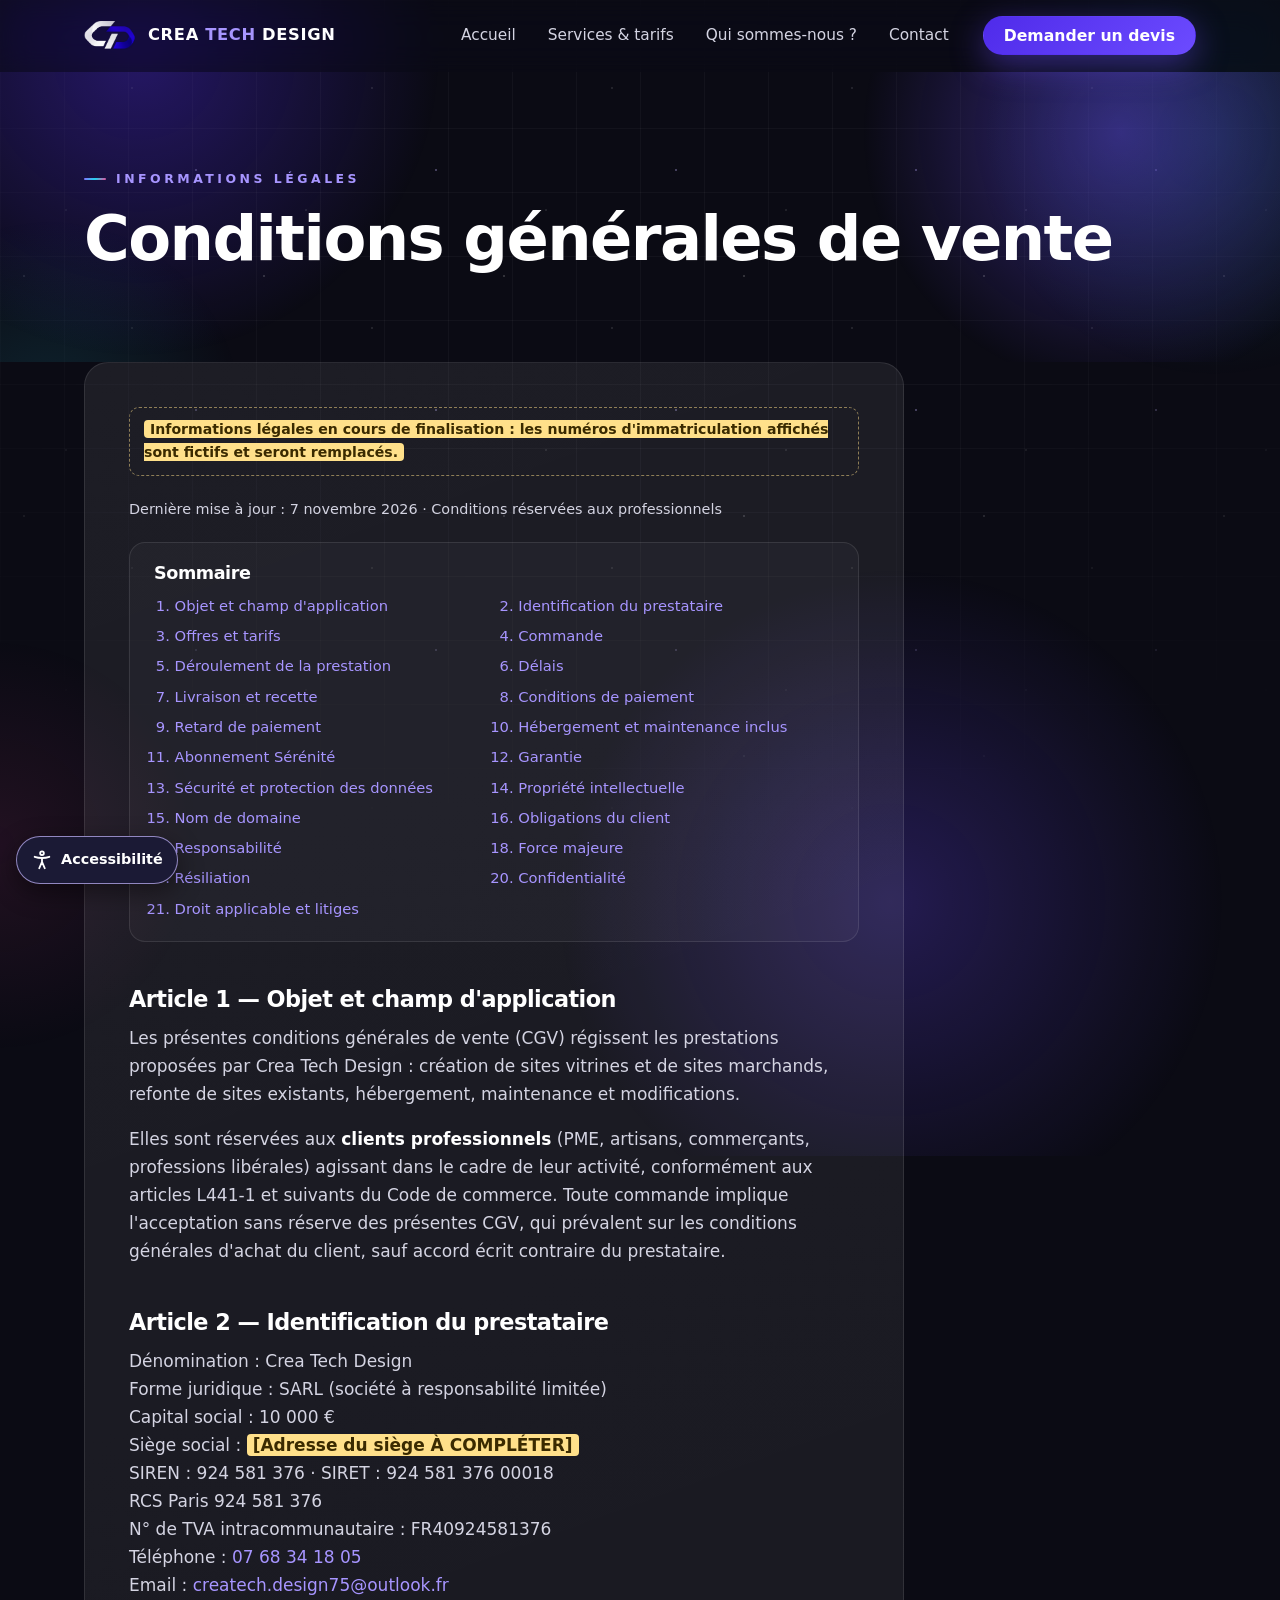
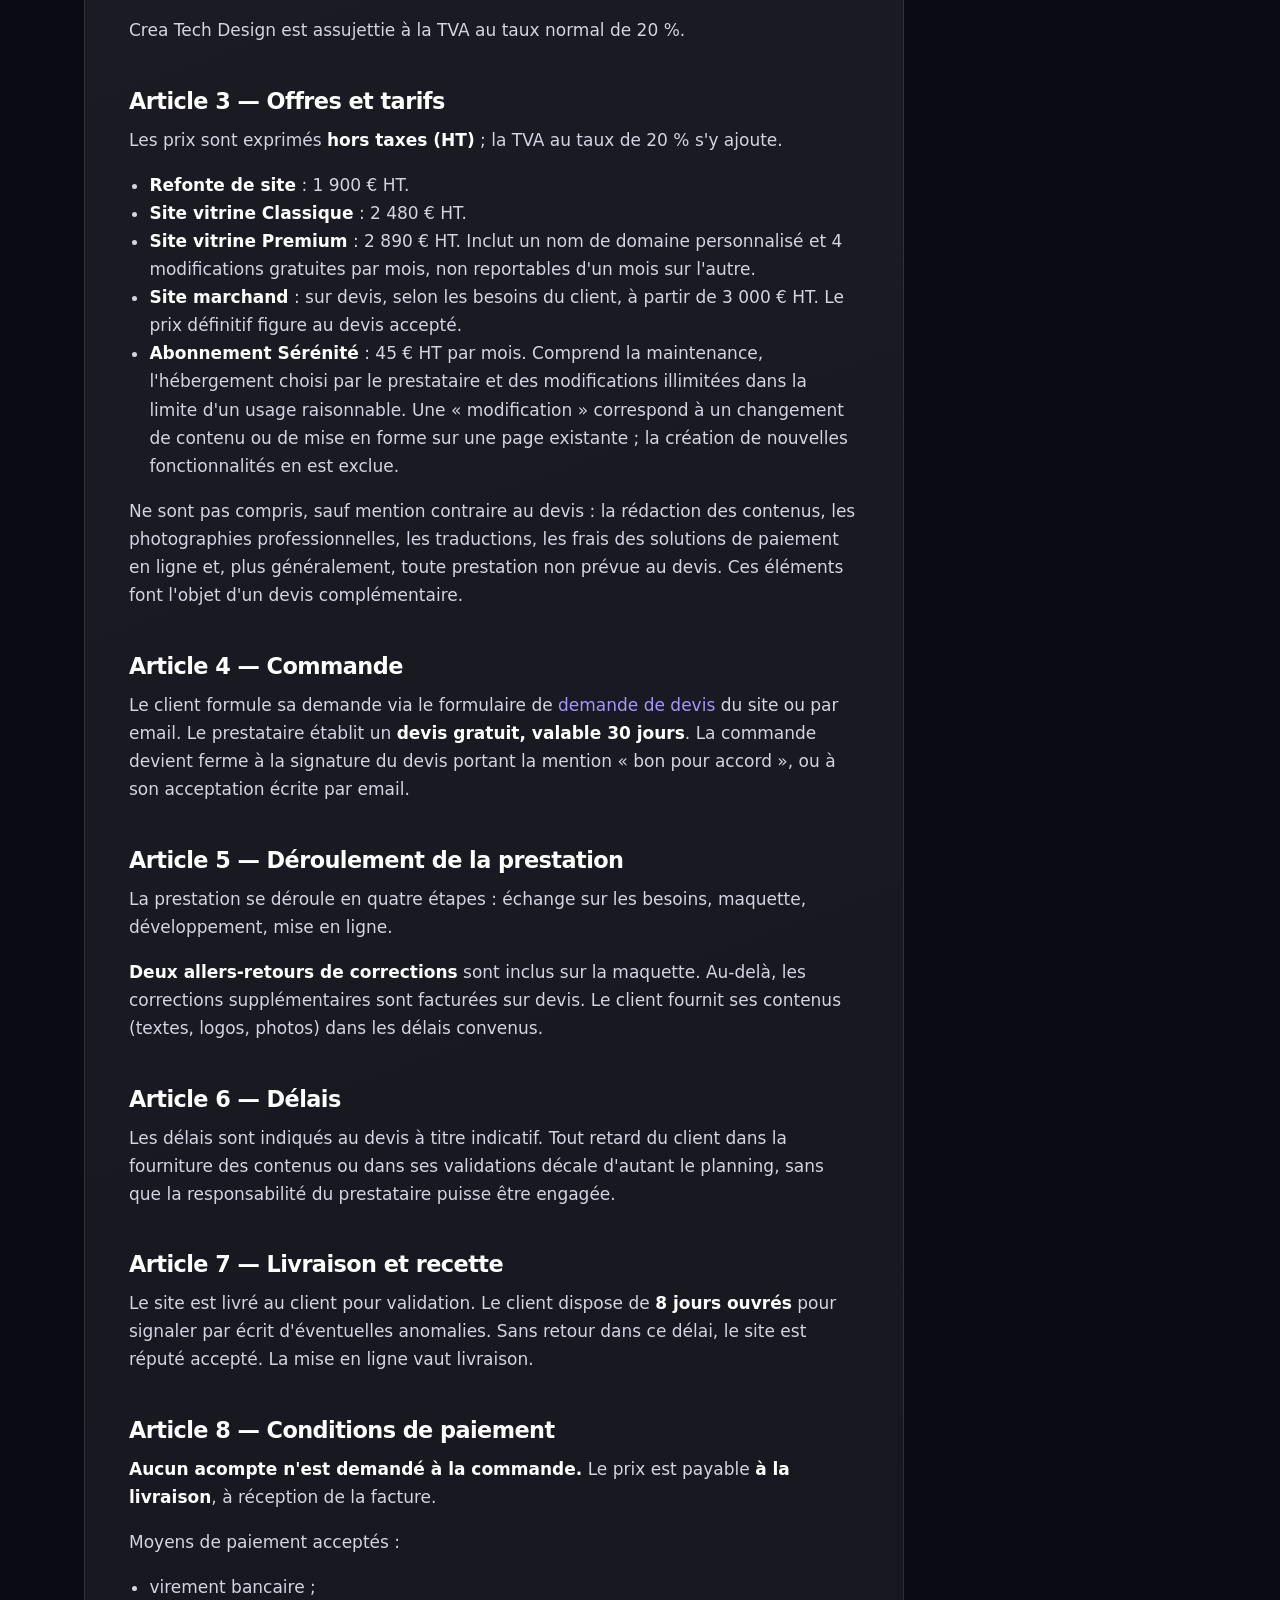
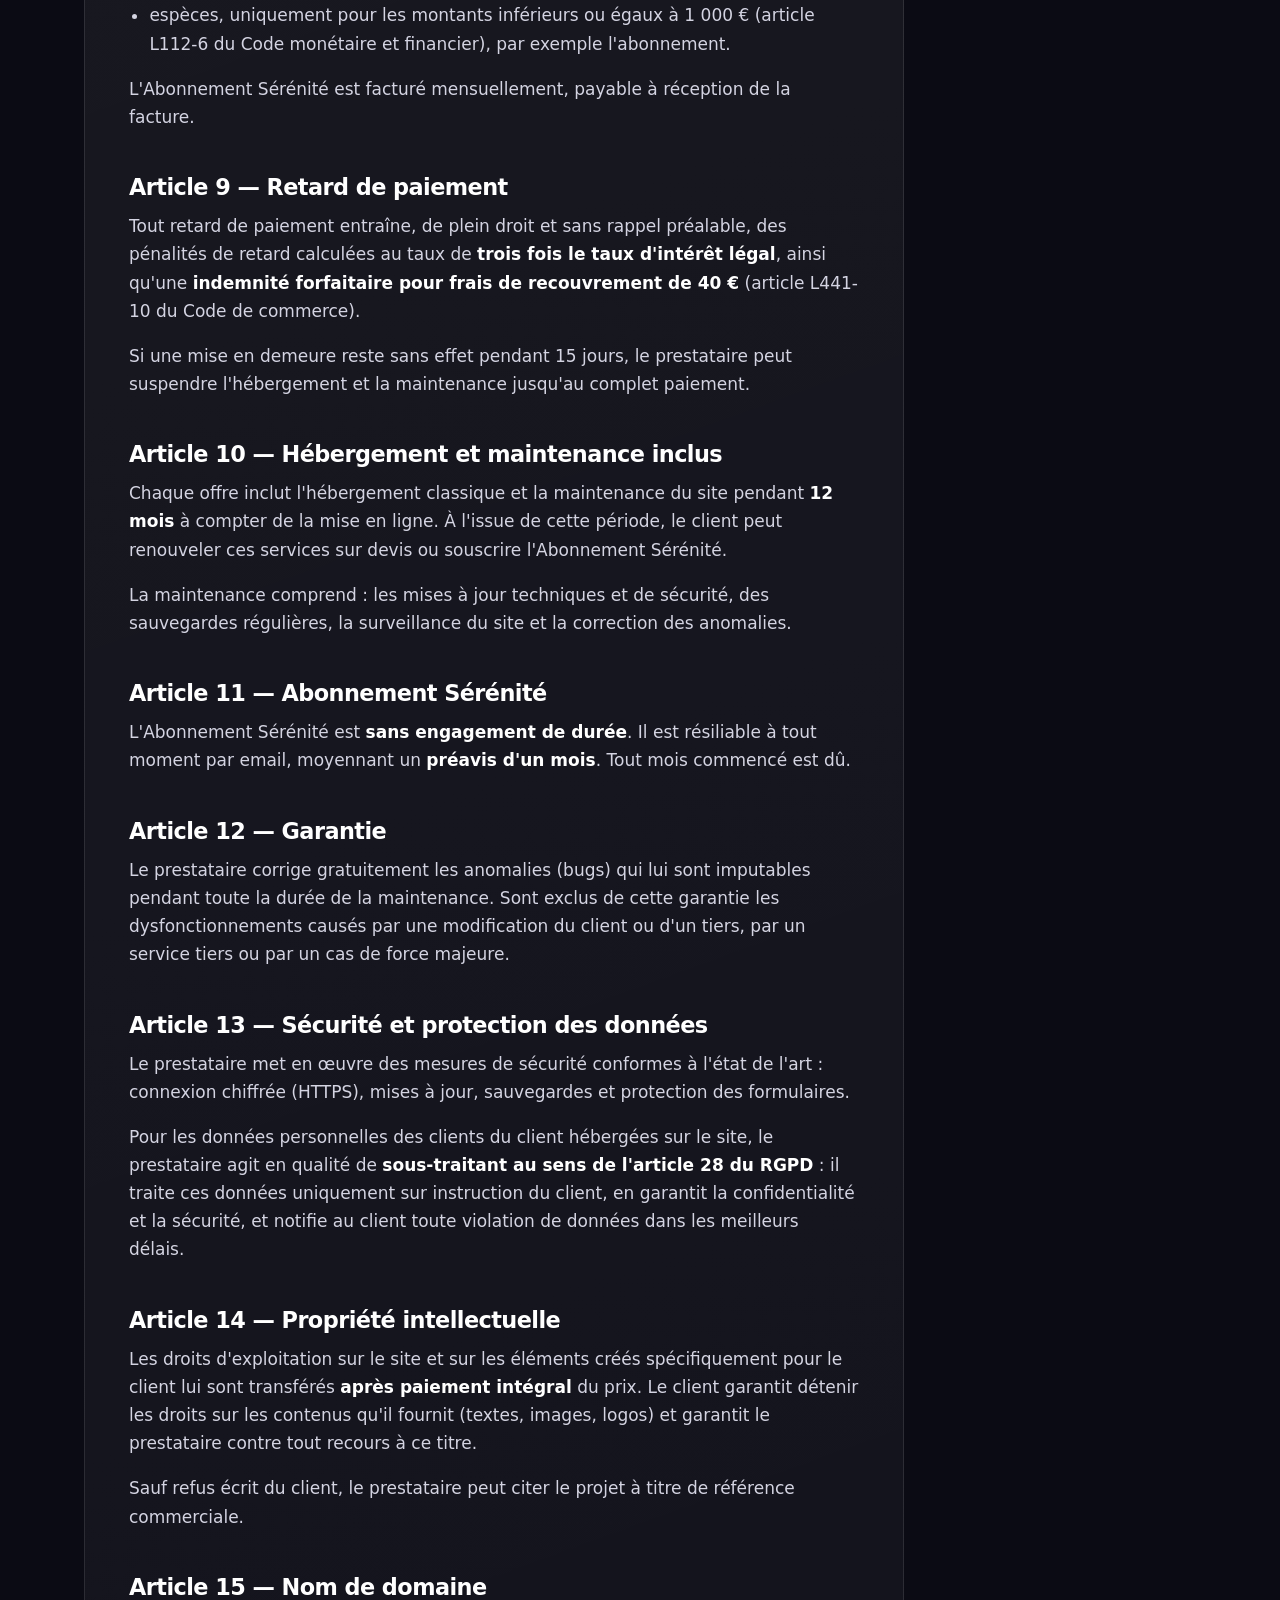
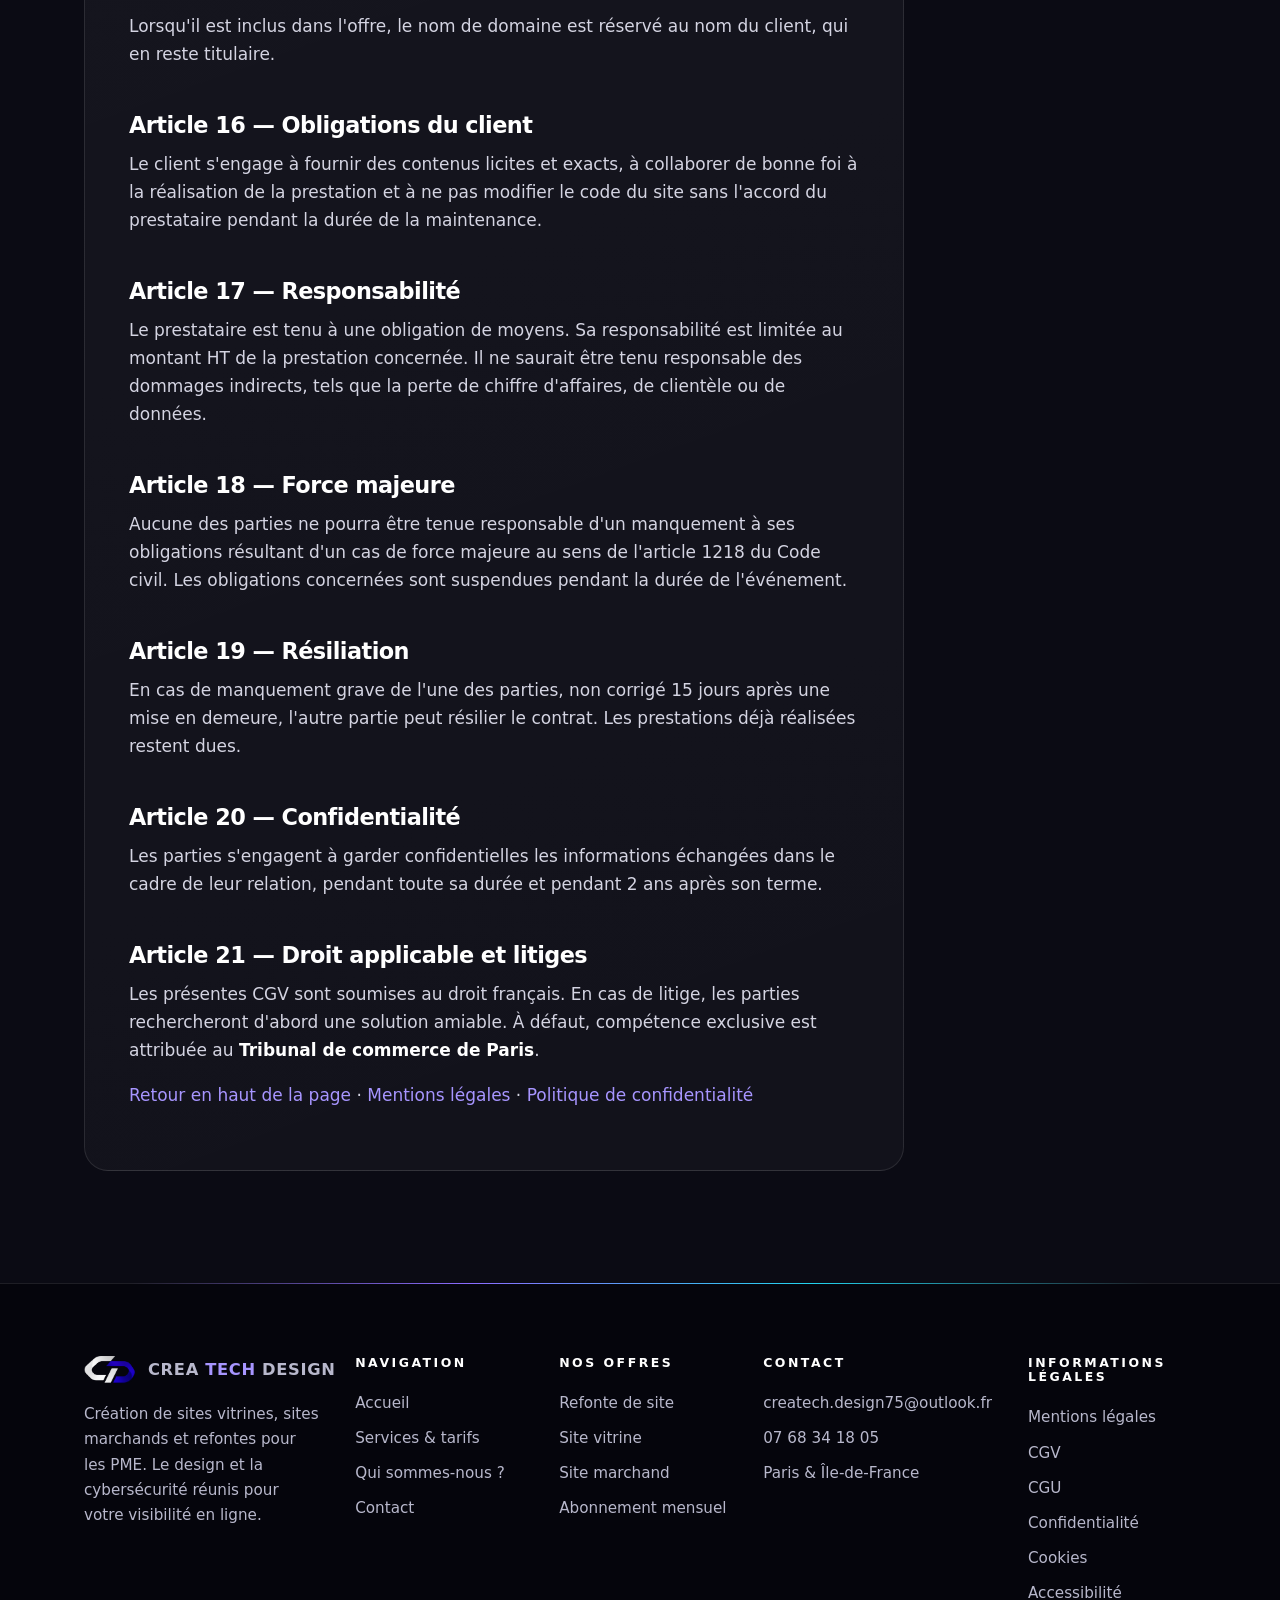
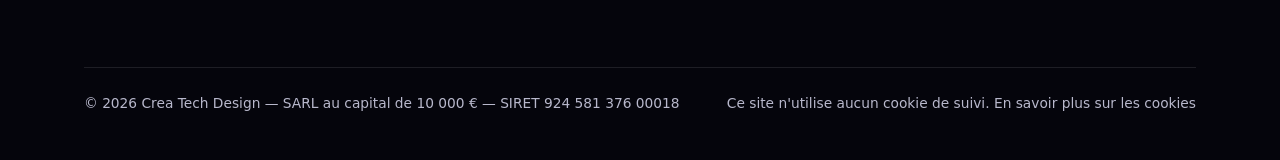
<file: cgv.html>
<!DOCTYPE html>
<html lang="fr" class="no-js">
<head>
  <meta charset="utf-8">
  <!-- Sécurité (GitHub Pages n'envoie pas d'en-têtes HTTP personnalisés : voir README, rubrique Sécurité) -->
  <meta http-equiv="Content-Security-Policy" content="default-src 'self'; script-src 'self'; style-src 'self'; img-src 'self' data:; media-src 'self'; font-src 'self'; connect-src 'self' https://api.web3forms.com; form-action 'self' https://api.web3forms.com; base-uri 'self'; object-src 'none'; upgrade-insecure-requests">
  <meta name="referrer" content="strict-origin-when-cross-origin">
  <meta name="viewport" content="width=device-width, initial-scale=1">
  <title>Conditions générales de vente | Crea Tech Design</title>
  <meta name="description" content="Conditions générales de vente (CGV) de Crea Tech Design, réservées aux professionnels : tarifs HT, commande, paiement à la livraison, maintenance.">
  <meta name="theme-color" content="#0B0B14">
  <link rel="canonical" href="https://mmm-svc.github.io/crea-tech-design-3/cgv.html">
  <!-- Open Graph (aperçu lors d'un partage sur les réseaux) -->
  <meta property="og:type" content="website">
  <meta property="og:locale" content="fr_FR">
  <meta property="og:site_name" content="Crea Tech Design">
  <meta property="og:title" content="Conditions générales de vente | Crea Tech Design">
  <meta property="og:description" content="Conditions générales de vente (CGV) de Crea Tech Design, réservées aux professionnels : tarifs HT, commande, paiement à la livraison, maintenance.">
  <meta property="og:url" content="https://mmm-svc.github.io/crea-tech-design-3/cgv.html">
  <meta property="og:image" content="https://mmm-svc.github.io/crea-tech-design-3/images/og-image.jpg">
  <link rel="icon" type="image/png" href="images/favicon.png">
  <link rel="apple-touch-icon" href="images/apple-touch-icon.png">
  <script src="js/a11y-init.js"></script>
  <link rel="stylesheet" href="css/style.css">
</head><body>
  <a class="skip-link" href="#main">Aller au contenu</a>

  <!-- ===== HEADER ===== -->
  <header class="site-header">
    <div class="container">
      <a class="brand" href="index.html" aria-label="Crea Tech Design — accueil">
        <img src="images/logo-mark-light.png" alt="" width="52" height="29">
        <span class="brand__name">CREA <span>TECH</span> DESIGN</span>
      </a>
      <button class="nav-toggle" type="button" aria-expanded="false" aria-controls="nav" aria-label="Ouvrir le menu">
        <span></span><span></span><span></span>
      </button>
      <nav class="nav" id="nav" aria-label="Navigation principale">
        <ul class="nav__list">
          <li><a class="nav__link" href="index.html">Accueil</a></li>
          <li><a class="nav__link" href="services.html">Services &amp; tarifs</a></li>
          <li><a class="nav__link" href="a-propos.html">Qui sommes-nous ?</a></li>
          <li><a class="nav__link" href="contact.html">Contact</a></li>
        </ul>
        <a class="btn btn--primary" href="devis.html">Demander un devis</a>
      </nav>
    </div>
  </header>

  <main id="main" tabindex="-1">

    <section class="page-hero">
      <div class="container">
        <span class="eyebrow">Informations légales</span>
        <h1>Conditions générales de vente</h1>
      </div>
    </section>

    <section class="section section--flush">
      <div class="container">
        <div class="legal">
        <p class="legal-notice"><span class="todo">Informations légales en cours de finalisation : les numéros d'immatriculation affichés sont fictifs et seront remplacés.</span></p>
        <p class="legal-meta">Dernière mise à jour : 7 novembre 2026 · Conditions réservées aux professionnels</p>

        <nav class="legal-toc" aria-labelledby="cgv-toc-title">
          <h2 id="cgv-toc-title">Sommaire</h2>
          <ol>
            <li><a href="#article-1">Objet et champ d'application</a></li>
            <li><a href="#article-2">Identification du prestataire</a></li>
            <li><a href="#article-3">Offres et tarifs</a></li>
            <li><a href="#article-4">Commande</a></li>
            <li><a href="#article-5">Déroulement de la prestation</a></li>
            <li><a href="#article-6">Délais</a></li>
            <li><a href="#article-7">Livraison et recette</a></li>
            <li><a href="#article-8">Conditions de paiement</a></li>
            <li><a href="#article-9">Retard de paiement</a></li>
            <li><a href="#article-10">Hébergement et maintenance inclus</a></li>
            <li><a href="#article-11">Abonnement Sérénité</a></li>
            <li><a href="#article-12">Garantie</a></li>
            <li><a href="#article-13">Sécurité et protection des données</a></li>
            <li><a href="#article-14">Propriété intellectuelle</a></li>
            <li><a href="#article-15">Nom de domaine</a></li>
            <li><a href="#article-16">Obligations du client</a></li>
            <li><a href="#article-17">Responsabilité</a></li>
            <li><a href="#article-18">Force majeure</a></li>
            <li><a href="#article-19">Résiliation</a></li>
            <li><a href="#article-20">Confidentialité</a></li>
            <li><a href="#article-21">Droit applicable et litiges</a></li>
          </ol>
        </nav>

        <h2 id="article-1">Article 1 — Objet et champ d'application</h2>
        <p>Les présentes conditions générales de vente (CGV) régissent les prestations proposées par Crea Tech Design : création de sites vitrines et de sites marchands, refonte de sites existants, hébergement, maintenance et modifications.</p>
        <p>Elles sont réservées aux <strong>clients professionnels</strong> (PME, artisans, commerçants, professions libérales) agissant dans le cadre de leur activité, conformément aux articles L441-1 et suivants du Code de commerce. Toute commande implique l'acceptation sans réserve des présentes CGV, qui prévalent sur les conditions générales d'achat du client, sauf accord écrit contraire du prestataire.</p>

        <h2 id="article-2">Article 2 — Identification du prestataire</h2>
        <!-- Numéros FICTIFS (maquette interne) : à remplacer par les vrais avant toute publication -->
        <p>Dénomination : Crea Tech Design<br>
        Forme juridique : SARL (société à responsabilité limitée)<br>
        Capital social : 10 000 €<br>
        Siège social : <span class="todo">[Adresse du siège À COMPLÉTER]</span><br>
        SIREN : 924 581 376 · SIRET : 924 581 376 00018<br>
        RCS Paris 924 581 376<br>
        N° de TVA intracommunautaire : FR40924581376<br>
        Téléphone : <a href="tel:+33768341805">07 68 34 18 05</a><br>
        Email : <a href="mailto:createch.design75@outlook.fr">createch.design75@outlook.fr</a></p>
        <p>Crea Tech Design est assujettie à la TVA au taux normal de 20 %.</p>

        <h2 id="article-3">Article 3 — Offres et tarifs</h2>
        <p>Les prix sont exprimés <strong>hors taxes (HT)</strong> ; la TVA au taux de 20 % s'y ajoute.</p>
        <ul>
          <li><strong>Refonte de site</strong> : 1 900 € HT.</li>
          <li><strong>Site vitrine Classique</strong> : 2 480 € HT.</li>
          <li><strong>Site vitrine Premium</strong> : 2 890 € HT. Inclut un nom de domaine personnalisé et 4 modifications gratuites par mois, non reportables d'un mois sur l'autre.</li>
          <li><strong>Site marchand</strong> : sur devis, selon les besoins du client, à partir de 3 000 € HT. Le prix définitif figure au devis accepté.</li>
          <li><strong>Abonnement Sérénité</strong> : 45 € HT par mois. Comprend la maintenance, l'hébergement choisi par le prestataire et des modifications illimitées dans la limite d'un usage raisonnable. Une « modification » correspond à un changement de contenu ou de mise en forme sur une page existante ; la création de nouvelles fonctionnalités en est exclue.</li>
        </ul>
        <p>Ne sont pas compris, sauf mention contraire au devis : la rédaction des contenus, les photographies professionnelles, les traductions, les frais des solutions de paiement en ligne et, plus généralement, toute prestation non prévue au devis. Ces éléments font l'objet d'un devis complémentaire.</p>

        <h2 id="article-4">Article 4 — Commande</h2>
        <p>Le client formule sa demande via le formulaire de <a href="devis.html">demande de devis</a> du site ou par email. Le prestataire établit un <strong>devis gratuit, valable 30 jours</strong>. La commande devient ferme à la signature du devis portant la mention « bon pour accord », ou à son acceptation écrite par email.</p>

        <h2 id="article-5">Article 5 — Déroulement de la prestation</h2>
        <p>La prestation se déroule en quatre étapes : échange sur les besoins, maquette, développement, mise en ligne.</p>
        <p><strong>Deux allers-retours de corrections</strong> sont inclus sur la maquette. Au-delà, les corrections supplémentaires sont facturées sur devis. Le client fournit ses contenus (textes, logos, photos) dans les délais convenus.</p>

        <h2 id="article-6">Article 6 — Délais</h2>
        <p>Les délais sont indiqués au devis à titre indicatif. Tout retard du client dans la fourniture des contenus ou dans ses validations décale d'autant le planning, sans que la responsabilité du prestataire puisse être engagée.</p>

        <h2 id="article-7">Article 7 — Livraison et recette</h2>
        <p>Le site est livré au client pour validation. Le client dispose de <strong>8 jours ouvrés</strong> pour signaler par écrit d'éventuelles anomalies. Sans retour dans ce délai, le site est réputé accepté. La mise en ligne vaut livraison.</p>

        <h2 id="article-8">Article 8 — Conditions de paiement</h2>
        <p><strong>Aucun acompte n'est demandé à la commande.</strong> Le prix est payable <strong>à la livraison</strong>, à réception de la facture.</p>
        <p>Moyens de paiement acceptés :</p>
        <ul>
          <li>virement bancaire ;</li>
          <li>espèces, uniquement pour les montants inférieurs ou égaux à 1 000 € (article L112-6 du Code monétaire et financier), par exemple l'abonnement.</li>
        </ul>
        <p>L'Abonnement Sérénité est facturé mensuellement, payable à réception de la facture.</p>

        <h2 id="article-9">Article 9 — Retard de paiement</h2>
        <p>Tout retard de paiement entraîne, de plein droit et sans rappel préalable, des pénalités de retard calculées au taux de <strong>trois fois le taux d'intérêt légal</strong>, ainsi qu'une <strong>indemnité forfaitaire pour frais de recouvrement de 40 €</strong> (article L441-10 du Code de commerce).</p>
        <p>Si une mise en demeure reste sans effet pendant 15 jours, le prestataire peut suspendre l'hébergement et la maintenance jusqu'au complet paiement.</p>

        <h2 id="article-10">Article 10 — Hébergement et maintenance inclus</h2>
        <p>Chaque offre inclut l'hébergement classique et la maintenance du site pendant <strong>12 mois</strong> à compter de la mise en ligne. À l'issue de cette période, le client peut renouveler ces services sur devis ou souscrire l'Abonnement Sérénité.</p>
        <p>La maintenance comprend : les mises à jour techniques et de sécurité, des sauvegardes régulières, la surveillance du site et la correction des anomalies.</p>

        <h2 id="article-11">Article 11 — Abonnement Sérénité</h2>
        <p>L'Abonnement Sérénité est <strong>sans engagement de durée</strong>. Il est résiliable à tout moment par email, moyennant un <strong>préavis d'un mois</strong>. Tout mois commencé est dû.</p>

        <h2 id="article-12">Article 12 — Garantie</h2>
        <p>Le prestataire corrige gratuitement les anomalies (bugs) qui lui sont imputables pendant toute la durée de la maintenance. Sont exclus de cette garantie les dysfonctionnements causés par une modification du client ou d'un tiers, par un service tiers ou par un cas de force majeure.</p>

        <h2 id="article-13">Article 13 — Sécurité et protection des données</h2>
        <p>Le prestataire met en œuvre des mesures de sécurité conformes à l'état de l'art : connexion chiffrée (HTTPS), mises à jour, sauvegardes et protection des formulaires.</p>
        <p>Pour les données personnelles des clients du client hébergées sur le site, le prestataire agit en qualité de <strong>sous-traitant au sens de l'article 28 du RGPD</strong> : il traite ces données uniquement sur instruction du client, en garantit la confidentialité et la sécurité, et notifie au client toute violation de données dans les meilleurs délais.</p>

        <h2 id="article-14">Article 14 — Propriété intellectuelle</h2>
        <p>Les droits d'exploitation sur le site et sur les éléments créés spécifiquement pour le client lui sont transférés <strong>après paiement intégral</strong> du prix. Le client garantit détenir les droits sur les contenus qu'il fournit (textes, images, logos) et garantit le prestataire contre tout recours à ce titre.</p>
        <p>Sauf refus écrit du client, le prestataire peut citer le projet à titre de référence commerciale.</p>

        <h2 id="article-15">Article 15 — Nom de domaine</h2>
        <p>Lorsqu'il est inclus dans l'offre, le nom de domaine est réservé au nom du client, qui en reste titulaire.</p>

        <h2 id="article-16">Article 16 — Obligations du client</h2>
        <p>Le client s'engage à fournir des contenus licites et exacts, à collaborer de bonne foi à la réalisation de la prestation et à ne pas modifier le code du site sans l'accord du prestataire pendant la durée de la maintenance.</p>

        <h2 id="article-17">Article 17 — Responsabilité</h2>
        <p>Le prestataire est tenu à une obligation de moyens. Sa responsabilité est limitée au montant HT de la prestation concernée. Il ne saurait être tenu responsable des dommages indirects, tels que la perte de chiffre d'affaires, de clientèle ou de données.</p>

        <h2 id="article-18">Article 18 — Force majeure</h2>
        <p>Aucune des parties ne pourra être tenue responsable d'un manquement à ses obligations résultant d'un cas de force majeure au sens de l'article 1218 du Code civil. Les obligations concernées sont suspendues pendant la durée de l'événement.</p>

        <h2 id="article-19">Article 19 — Résiliation</h2>
        <p>En cas de manquement grave de l'une des parties, non corrigé 15 jours après une mise en demeure, l'autre partie peut résilier le contrat. Les prestations déjà réalisées restent dues.</p>

        <h2 id="article-20">Article 20 — Confidentialité</h2>
        <p>Les parties s'engagent à garder confidentielles les informations échangées dans le cadre de leur relation, pendant toute sa durée et pendant 2 ans après son terme.</p>

        <h2 id="article-21">Article 21 — Droit applicable et litiges</h2>
        <p>Les présentes CGV sont soumises au droit français. En cas de litige, les parties rechercheront d'abord une solution amiable. À défaut, compétence exclusive est attribuée au <strong>Tribunal de commerce de Paris</strong>.</p>

        <p><a href="#main">Retour en haut de la page</a> · <a href="mentions-legales.html">Mentions légales</a> · <a href="confidentialite.html">Politique de confidentialité</a></p>
        </div>
      </div>
    </section>
  </main>

  <!-- ===== FOOTER ===== -->
  <footer class="site-footer">
    <div class="container">
      <div class="footer__grid">
        <div>
          <a class="brand" href="index.html" aria-label="Crea Tech Design — accueil">
            <img src="images/logo-mark-light.png" alt="" width="52" height="29">
            <span class="brand__name">CREA <span>TECH</span> DESIGN</span>
          </a>
          <p>Création de sites vitrines, sites marchands et refontes pour les PME. Le design et la cybersécurité réunis pour votre visibilité en ligne.</p>
        </div>
        <nav aria-labelledby="footer-nav-title">
          <h2 id="footer-nav-title">Navigation</h2>
          <ul>
            <li><a href="index.html">Accueil</a></li>
            <li><a href="services.html">Services &amp; tarifs</a></li>
            <li><a href="a-propos.html">Qui sommes-nous ?</a></li>
            <li><a href="contact.html">Contact</a></li>
          </ul>
        </nav>
        <div>
          <h2>Nos offres</h2>
          <ul>
            <li><a href="services.html#refonte">Refonte de site</a></li>
            <li><a href="services.html#vitrine">Site vitrine</a></li>
            <li><a href="services.html#ecommerce">Site marchand</a></li>
            <li><a href="services.html#abonnement">Abonnement mensuel</a></li>
          </ul>
        </div>
        <div>
          <h2>Contact</h2>
          <ul>
            <li><a href="mailto:createch.design75@outlook.fr">createch.design75@outlook.fr</a></li>
            <li><a href="tel:+33768341805">07 68 34 18 05</a></li>
            <li>Paris &amp; Île-de-France</li>
          </ul>
        </div>
        <nav aria-labelledby="footer-legal-title">
          <h2 id="footer-legal-title">Informations légales</h2>
          <ul>
            <li><a href="mentions-legales.html">Mentions légales</a></li>
            <li><a href="cgv.html">CGV</a></li>
            <li><a href="cgu.html">CGU</a></li>
            <li><a href="confidentialite.html">Confidentialité</a></li>
            <li><a href="cookies.html">Cookies</a></li>
            <li><a href="accessibilite.html">Accessibilité</a></li>
          </ul>
        </nav>
      </div>
      <div class="footer__bottom">
        <!-- Numéros FICTIFS (maquette interne) : à remplacer par les vrais avant toute publication -->
        <p>© <span data-year>2026</span> Crea Tech Design — SARL au capital de 10 000 € — SIRET 924 581 376 00018</p>
        <p>Ce site n'utilise aucun cookie de suivi. <a href="cookies.html">En savoir plus sur les cookies</a></p>
      </div>
    </div>
  </footer>

  <script src="js/main.js"></script>
  <script src="js/a11y.js"></script>
  <script src="js/effects-3d.js"></script>
</body>
</html>
</file>
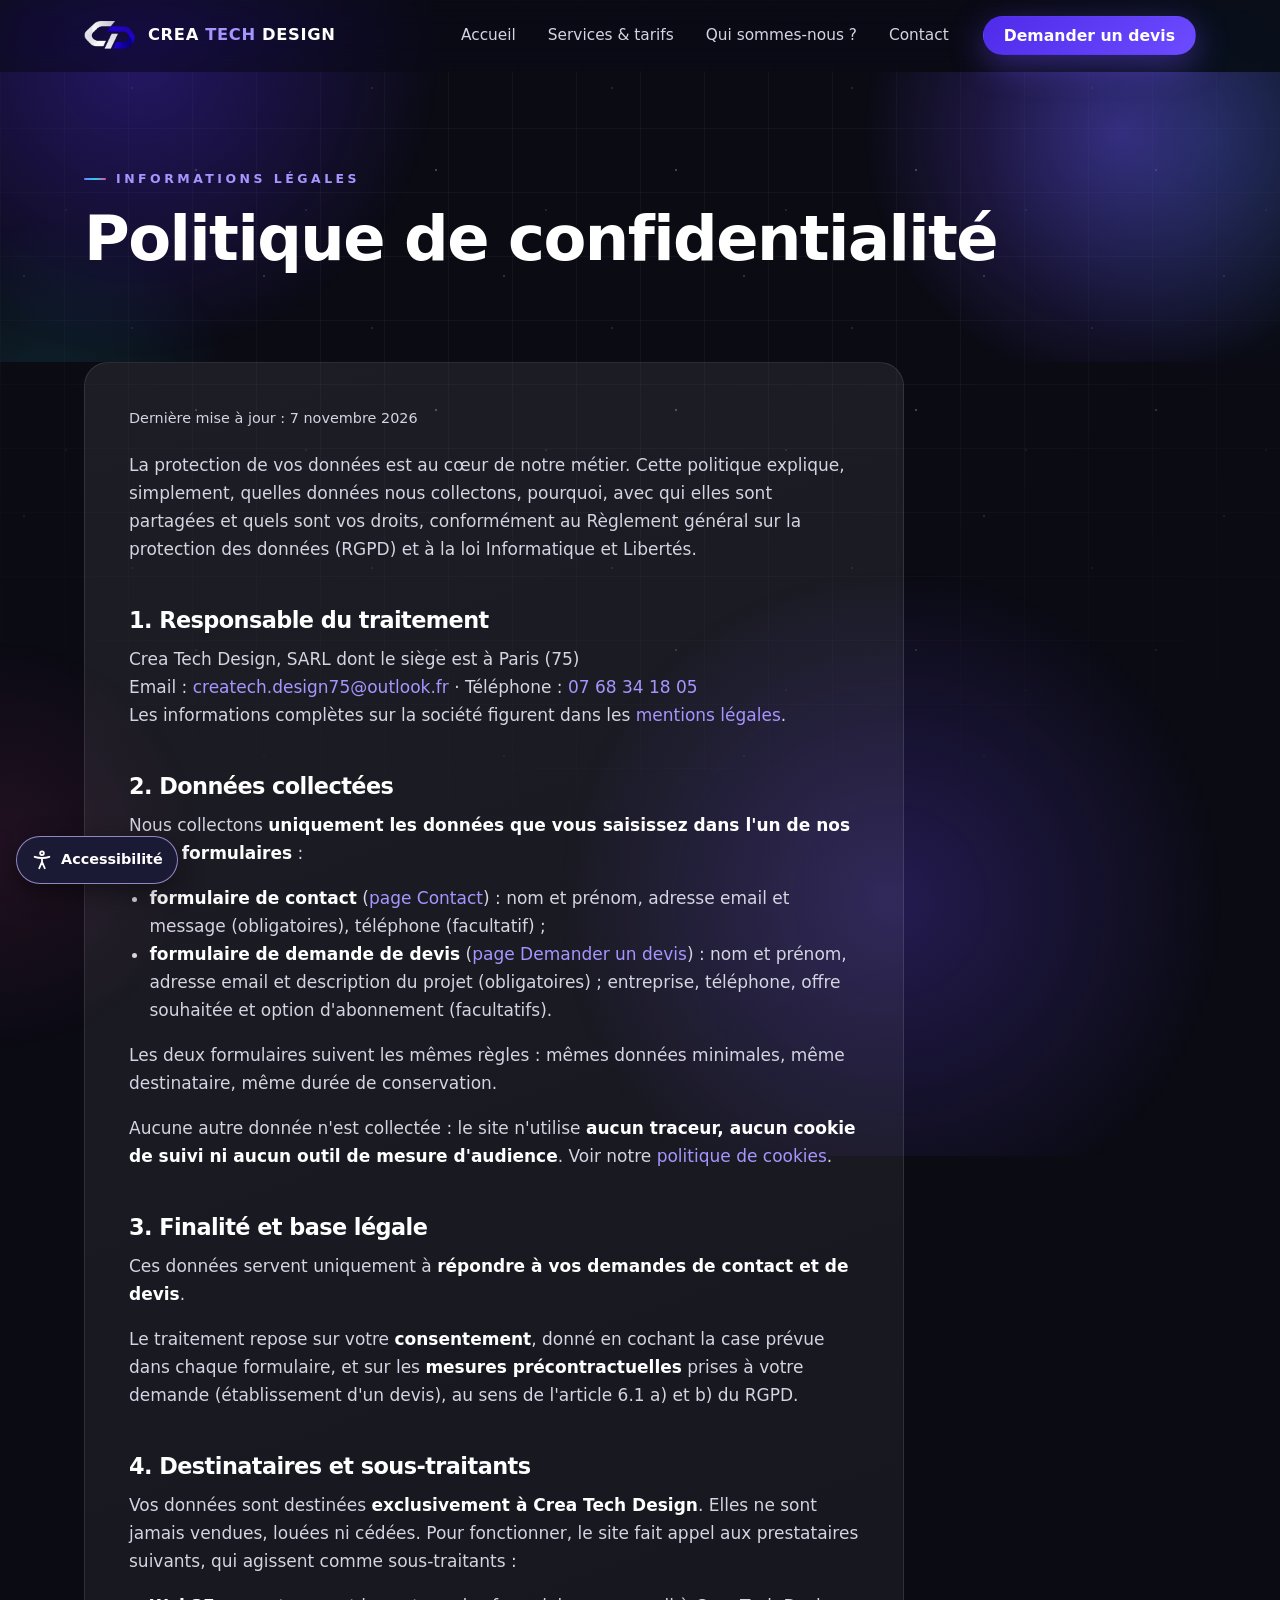
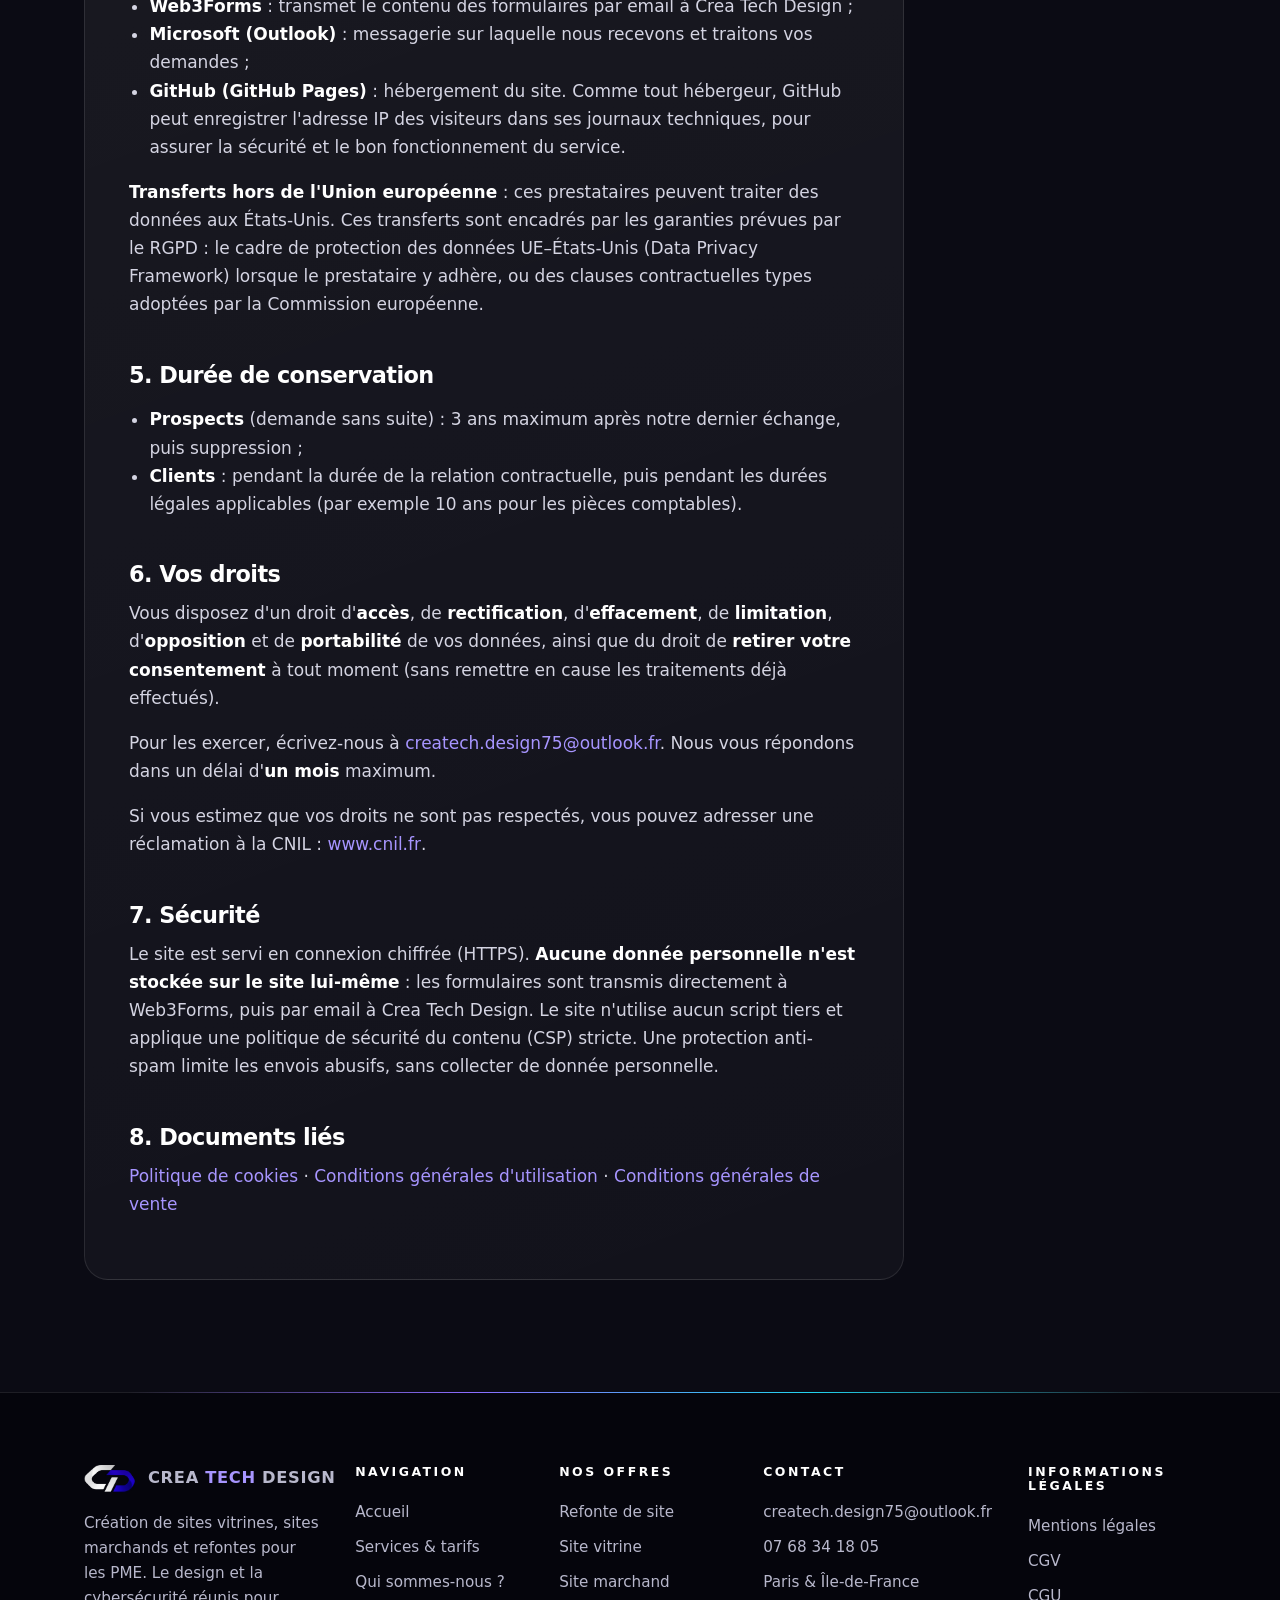
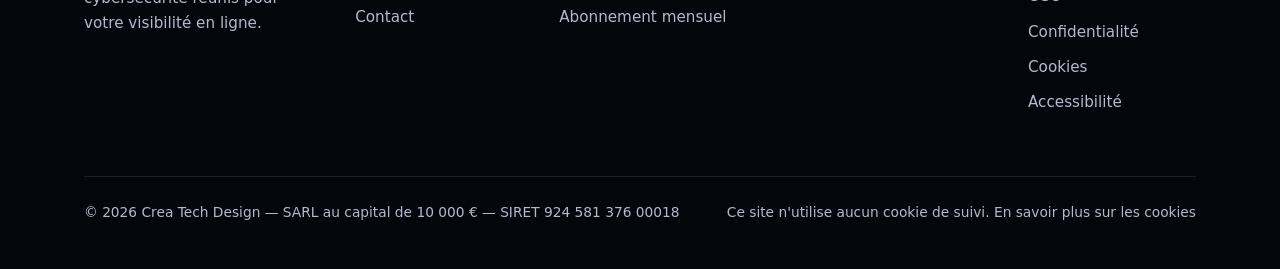
<file: confidentialite.html>
<!DOCTYPE html>
<html lang="fr" class="no-js">
<head>
  <meta charset="utf-8">
  <!-- Sécurité (GitHub Pages n'envoie pas d'en-têtes HTTP personnalisés : voir README, rubrique Sécurité) -->
  <meta http-equiv="Content-Security-Policy" content="default-src 'self'; script-src 'self'; style-src 'self'; img-src 'self' data:; media-src 'self'; font-src 'self'; connect-src 'self' https://api.web3forms.com; form-action 'self' https://api.web3forms.com; base-uri 'self'; object-src 'none'; upgrade-insecure-requests">
  <meta name="referrer" content="strict-origin-when-cross-origin">
  <meta name="viewport" content="width=device-width, initial-scale=1">
  <title>Politique de confidentialité | Crea Tech Design</title>
  <meta name="description" content="Politique de confidentialité de Crea Tech Design : données collectées, finalités, destinataires, durée de conservation et vos droits (RGPD).">
  <meta name="theme-color" content="#0B0B14">
  <link rel="canonical" href="https://mmm-svc.github.io/crea-tech-design-3/confidentialite.html">
  <!-- Open Graph (aperçu lors d'un partage sur les réseaux) -->
  <meta property="og:type" content="website">
  <meta property="og:locale" content="fr_FR">
  <meta property="og:site_name" content="Crea Tech Design">
  <meta property="og:title" content="Politique de confidentialité | Crea Tech Design">
  <meta property="og:description" content="Politique de confidentialité de Crea Tech Design : données collectées, finalités, destinataires, durée de conservation et vos droits (RGPD).">
  <meta property="og:url" content="https://mmm-svc.github.io/crea-tech-design-3/confidentialite.html">
  <meta property="og:image" content="https://mmm-svc.github.io/crea-tech-design-3/images/og-image.jpg">
  <link rel="icon" type="image/png" href="images/favicon.png">
  <link rel="apple-touch-icon" href="images/apple-touch-icon.png">
  <script src="js/a11y-init.js"></script>
  <link rel="stylesheet" href="css/style.css">
</head><body>
  <a class="skip-link" href="#main">Aller au contenu</a>

  <!-- ===== HEADER ===== -->
  <header class="site-header">
    <div class="container">
      <a class="brand" href="index.html" aria-label="Crea Tech Design — accueil">
        <img src="images/logo-mark-light.png" alt="" width="52" height="29">
        <span class="brand__name">CREA <span>TECH</span> DESIGN</span>
      </a>
      <button class="nav-toggle" type="button" aria-expanded="false" aria-controls="nav" aria-label="Ouvrir le menu">
        <span></span><span></span><span></span>
      </button>
      <nav class="nav" id="nav" aria-label="Navigation principale">
        <ul class="nav__list">
          <li><a class="nav__link" href="index.html">Accueil</a></li>
          <li><a class="nav__link" href="services.html">Services &amp; tarifs</a></li>
          <li><a class="nav__link" href="a-propos.html">Qui sommes-nous ?</a></li>
          <li><a class="nav__link" href="contact.html">Contact</a></li>
        </ul>
        <a class="btn btn--primary" href="devis.html">Demander un devis</a>
      </nav>
    </div>
  </header>

  <main id="main" tabindex="-1">

    <section class="page-hero">
      <div class="container">
        <span class="eyebrow">Informations légales</span>
        <h1>Politique de confidentialité</h1>
      </div>
    </section>

    <section class="section section--flush">
      <div class="container">
        <div class="legal">
        <p class="legal-meta">Dernière mise à jour : 7 novembre 2026</p>
        <p>La protection de vos données est au cœur de notre métier. Cette politique explique, simplement, quelles données nous collectons, pourquoi, avec qui elles sont partagées et quels sont vos droits, conformément au Règlement général sur la protection des données (RGPD) et à la loi Informatique et Libertés.</p>

        <h2>1. Responsable du traitement</h2>
        <p>Crea Tech Design, SARL dont le siège est à Paris (75)<br>
        Email : <a href="mailto:createch.design75@outlook.fr">createch.design75@outlook.fr</a> · Téléphone : <a href="tel:+33768341805">07 68 34 18 05</a><br>
        Les informations complètes sur la société figurent dans les <a href="mentions-legales.html">mentions légales</a>.</p>

        <h2>2. Données collectées</h2>
        <p>Nous collectons <strong>uniquement les données que vous saisissez dans l'un de nos deux formulaires</strong> :</p>
        <ul>
          <li><strong>formulaire de contact</strong> (<a href="contact.html">page Contact</a>) : nom et prénom, adresse email et message (obligatoires), téléphone (facultatif) ;</li>
          <li><strong>formulaire de demande de devis</strong> (<a href="devis.html">page Demander un devis</a>) : nom et prénom, adresse email et description du projet (obligatoires) ; entreprise, téléphone, offre souhaitée et option d'abonnement (facultatifs).</li>
        </ul>
        <p>Les deux formulaires suivent les mêmes règles : mêmes données minimales, même destinataire, même durée de conservation.</p>
        <p>Aucune autre donnée n'est collectée : le site n'utilise <strong>aucun traceur, aucun cookie de suivi ni aucun outil de mesure d'audience</strong>. Voir notre <a href="cookies.html">politique de cookies</a>.</p>

        <h2>3. Finalité et base légale</h2>
        <p>Ces données servent uniquement à <strong>répondre à vos demandes de contact et de devis</strong>.</p>
        <p>Le traitement repose sur votre <strong>consentement</strong>, donné en cochant la case prévue dans chaque formulaire, et sur les <strong>mesures précontractuelles</strong> prises à votre demande (établissement d'un devis), au sens de l'article 6.1 a) et b) du RGPD.</p>

        <h2>4. Destinataires et sous-traitants</h2>
        <p>Vos données sont destinées <strong>exclusivement à Crea Tech Design</strong>. Elles ne sont jamais vendues, louées ni cédées. Pour fonctionner, le site fait appel aux prestataires suivants, qui agissent comme sous-traitants :</p>
        <ul>
          <li><strong>Web3Forms</strong> : transmet le contenu des formulaires par email à Crea Tech Design ;</li>
          <li><strong>Microsoft (Outlook)</strong> : messagerie sur laquelle nous recevons et traitons vos demandes ;</li>
          <li><strong>GitHub (GitHub Pages)</strong> : hébergement du site. Comme tout hébergeur, GitHub peut enregistrer l'adresse IP des visiteurs dans ses journaux techniques, pour assurer la sécurité et le bon fonctionnement du service.</li>
        </ul>
        <p><strong>Transferts hors de l'Union européenne</strong> : ces prestataires peuvent traiter des données aux États-Unis. Ces transferts sont encadrés par les garanties prévues par le RGPD : le cadre de protection des données UE–États-Unis (Data Privacy Framework) lorsque le prestataire y adhère, ou des clauses contractuelles types adoptées par la Commission européenne.</p>

        <h2>5. Durée de conservation</h2>
        <ul>
          <li><strong>Prospects</strong> (demande sans suite) : 3 ans maximum après notre dernier échange, puis suppression ;</li>
          <li><strong>Clients</strong> : pendant la durée de la relation contractuelle, puis pendant les durées légales applicables (par exemple 10 ans pour les pièces comptables).</li>
        </ul>

        <h2>6. Vos droits</h2>
        <p>Vous disposez d'un droit d'<strong>accès</strong>, de <strong>rectification</strong>, d'<strong>effacement</strong>, de <strong>limitation</strong>, d'<strong>opposition</strong> et de <strong>portabilité</strong> de vos données, ainsi que du droit de <strong>retirer votre consentement</strong> à tout moment (sans remettre en cause les traitements déjà effectués).</p>
        <p>Pour les exercer, écrivez-nous à <a href="mailto:createch.design75@outlook.fr">createch.design75@outlook.fr</a>. Nous vous répondons dans un délai d'<strong>un mois</strong> maximum.</p>
        <p>Si vous estimez que vos droits ne sont pas respectés, vous pouvez adresser une réclamation à la CNIL : <a href="https://www.cnil.fr" target="_blank" rel="noopener noreferrer">www.cnil.fr<span class="visually-hidden"> (nouvelle fenêtre)</span></a>.</p>

        <h2>7. Sécurité</h2>
        <p>Le site est servi en connexion chiffrée (HTTPS). <strong>Aucune donnée personnelle n'est stockée sur le site lui-même</strong> : les formulaires sont transmis directement à Web3Forms, puis par email à Crea Tech Design. Le site n'utilise aucun script tiers et applique une politique de sécurité du contenu (CSP) stricte. Une protection anti-spam limite les envois abusifs, sans collecter de donnée personnelle.</p>

        <h2>8. Documents liés</h2>
        <p><a href="cookies.html">Politique de cookies</a> · <a href="cgu.html">Conditions générales d'utilisation</a> · <a href="cgv.html">Conditions générales de vente</a></p>
        </div>
      </div>
    </section>
  </main>

  <!-- ===== FOOTER ===== -->
  <footer class="site-footer">
    <div class="container">
      <div class="footer__grid">
        <div>
          <a class="brand" href="index.html" aria-label="Crea Tech Design — accueil">
            <img src="images/logo-mark-light.png" alt="" width="52" height="29">
            <span class="brand__name">CREA <span>TECH</span> DESIGN</span>
          </a>
          <p>Création de sites vitrines, sites marchands et refontes pour les PME. Le design et la cybersécurité réunis pour votre visibilité en ligne.</p>
        </div>
        <nav aria-labelledby="footer-nav-title">
          <h2 id="footer-nav-title">Navigation</h2>
          <ul>
            <li><a href="index.html">Accueil</a></li>
            <li><a href="services.html">Services &amp; tarifs</a></li>
            <li><a href="a-propos.html">Qui sommes-nous ?</a></li>
            <li><a href="contact.html">Contact</a></li>
          </ul>
        </nav>
        <div>
          <h2>Nos offres</h2>
          <ul>
            <li><a href="services.html#refonte">Refonte de site</a></li>
            <li><a href="services.html#vitrine">Site vitrine</a></li>
            <li><a href="services.html#ecommerce">Site marchand</a></li>
            <li><a href="services.html#abonnement">Abonnement mensuel</a></li>
          </ul>
        </div>
        <div>
          <h2>Contact</h2>
          <ul>
            <li><a href="mailto:createch.design75@outlook.fr">createch.design75@outlook.fr</a></li>
            <li><a href="tel:+33768341805">07 68 34 18 05</a></li>
            <li>Paris &amp; Île-de-France</li>
          </ul>
        </div>
        <nav aria-labelledby="footer-legal-title">
          <h2 id="footer-legal-title">Informations légales</h2>
          <ul>
            <li><a href="mentions-legales.html">Mentions légales</a></li>
            <li><a href="cgv.html">CGV</a></li>
            <li><a href="cgu.html">CGU</a></li>
            <li><a href="confidentialite.html">Confidentialité</a></li>
            <li><a href="cookies.html">Cookies</a></li>
            <li><a href="accessibilite.html">Accessibilité</a></li>
          </ul>
        </nav>
      </div>
      <div class="footer__bottom">
        <!-- Numéros FICTIFS (maquette interne) : à remplacer par les vrais avant toute publication -->
        <p>© <span data-year>2026</span> Crea Tech Design — SARL au capital de 10 000 € — SIRET 924 581 376 00018</p>
        <p>Ce site n'utilise aucun cookie de suivi. <a href="cookies.html">En savoir plus sur les cookies</a></p>
      </div>
    </div>
  </footer>

  <script src="js/main.js"></script>
  <script src="js/a11y.js"></script>
  <script src="js/effects-3d.js"></script>
</body>
</html>
</file>
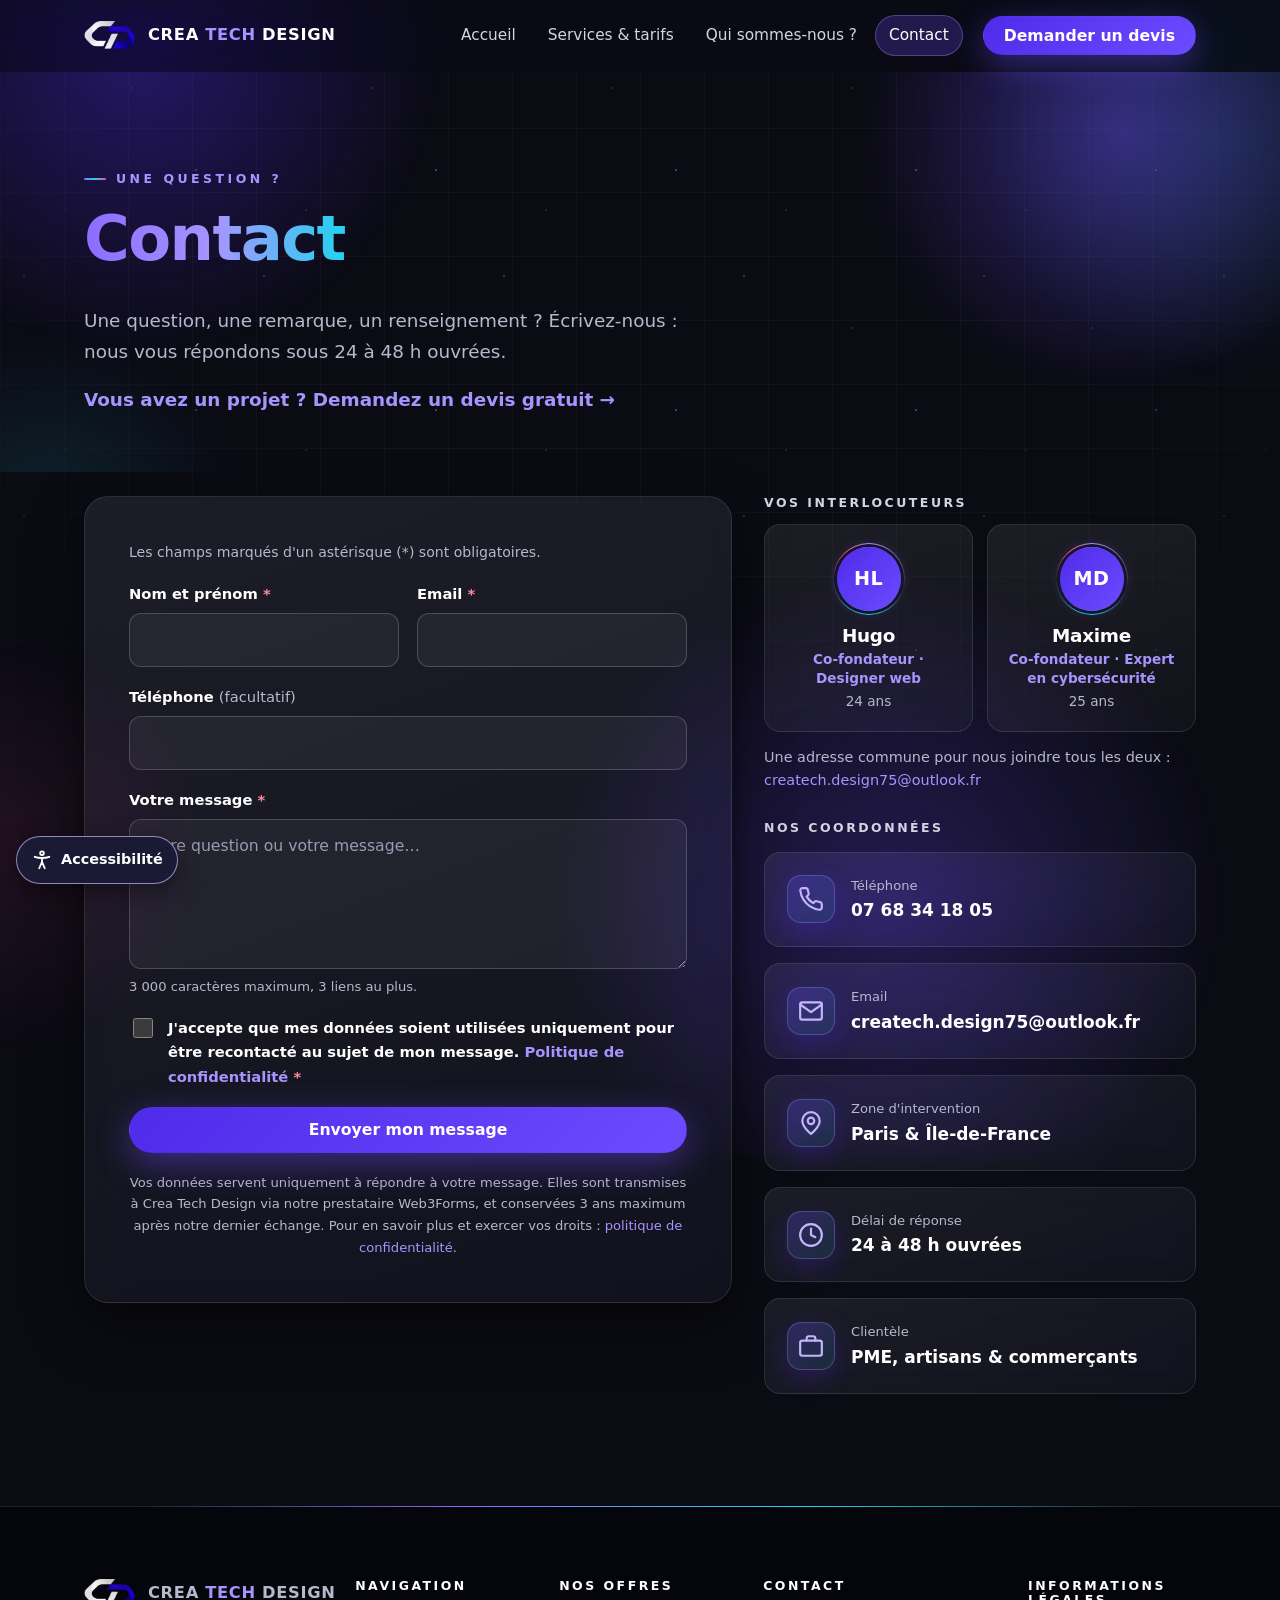
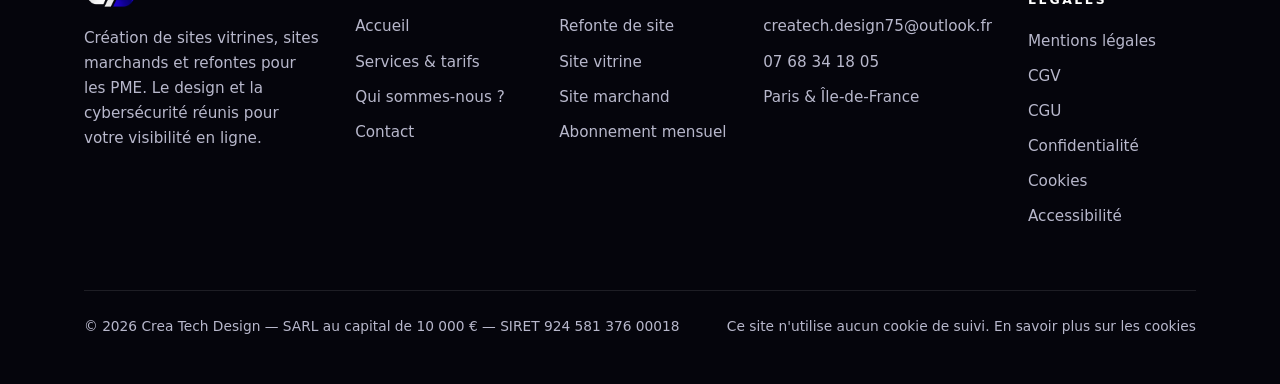
<file: contact.html>
<!DOCTYPE html>
<html lang="fr" class="no-js">
<head>
  <meta charset="utf-8">
  <!-- Sécurité (GitHub Pages n'envoie pas d'en-têtes HTTP personnalisés : voir README, rubrique Sécurité) -->
  <meta http-equiv="Content-Security-Policy" content="default-src 'self'; script-src 'self'; style-src 'self'; img-src 'self' data:; media-src 'self'; font-src 'self'; connect-src 'self' https://api.web3forms.com; form-action 'self' https://api.web3forms.com; base-uri 'self'; object-src 'none'; upgrade-insecure-requests">
  <meta name="referrer" content="strict-origin-when-cross-origin">
  <meta name="viewport" content="width=device-width, initial-scale=1">
  <title>Contact | Crea Tech Design</title>
  <meta name="description" content="Contactez Crea Tech Design : vos interlocuteurs, notre email, notre téléphone et un formulaire pour nous écrire. Réponse sous 24 à 48 h ouvrées.">
  <meta name="theme-color" content="#0B0B14">
  <link rel="canonical" href="https://mmm-svc.github.io/crea-tech-design-3/contact.html">
  <!-- Open Graph (aperçu lors d'un partage sur les réseaux) -->
  <meta property="og:type" content="website">
  <meta property="og:locale" content="fr_FR">
  <meta property="og:site_name" content="Crea Tech Design">
  <meta property="og:title" content="Contact | Crea Tech Design">
  <meta property="og:description" content="Contactez Crea Tech Design : vos interlocuteurs, notre email, notre téléphone et un formulaire pour nous écrire. Réponse sous 24 à 48 h ouvrées.">
  <meta property="og:url" content="https://mmm-svc.github.io/crea-tech-design-3/contact.html">
  <meta property="og:image" content="https://mmm-svc.github.io/crea-tech-design-3/images/og-image.jpg">
  <link rel="icon" type="image/png" href="images/favicon.png">
  <link rel="apple-touch-icon" href="images/apple-touch-icon.png">
  <script src="js/a11y-init.js"></script>
  <link rel="stylesheet" href="css/style.css">
</head><body>
  <a class="skip-link" href="#main">Aller au contenu</a>

  <!-- ===== HEADER ===== -->
  <header class="site-header">
    <div class="container">
      <a class="brand" href="index.html" aria-label="Crea Tech Design — accueil">
        <img src="images/logo-mark-light.png" alt="" width="52" height="29">
        <span class="brand__name">CREA <span>TECH</span> DESIGN</span>
      </a>
      <button class="nav-toggle" type="button" aria-expanded="false" aria-controls="nav" aria-label="Ouvrir le menu">
        <span></span><span></span><span></span>
      </button>
      <nav class="nav" id="nav" aria-label="Navigation principale">
        <ul class="nav__list">
          <li><a class="nav__link" href="index.html">Accueil</a></li>
          <li><a class="nav__link" href="services.html">Services &amp; tarifs</a></li>
          <li><a class="nav__link" href="a-propos.html">Qui sommes-nous ?</a></li>
          <li><a class="nav__link" href="contact.html" aria-current="page">Contact</a></li>
        </ul>
        <a class="btn btn--primary" href="devis.html">Demander un devis</a>
      </nav>
    </div>
  </header>

  <main id="main" tabindex="-1">

    <section class="page-hero">
      <div class="container reveal">
        <span class="eyebrow">Une question ?</span>
        <h1><span class="text-gradient">Contact</span></h1>
        <p>Une question, une remarque, un renseignement ? Écrivez-nous : nous vous répondons sous 24 à 48 h ouvrées.</p>
        <p class="page-hero__link"><a class="link-arrow" href="devis.html">Vous avez un projet ? Demandez un devis gratuit</a></p>
      </div>
    </section>

    <section class="section section--tight">
      <div class="container contact">

        <!-- ===== FORMULAIRE ===== -->
        <div class="form-card reveal">
          <h2 class="visually-hidden">Formulaire de contact</h2>
          <form id="contact-form" data-form="contact" action="https://api.web3forms.com/submit" method="POST" novalidate>
            <!-- Web3Forms : les demandes arrivent sur createch.design75@outlook.fr (adresse liée à la clé, voir README.md) -->
            <input type="hidden" name="access_key" value="dffc5497-9365-4944-90e0-d0396a4f1e56">
            <input type="hidden" name="from_name" value="Site Crea Tech Design">
            <!-- Complétés par js/main.js avant l'envoi -->
            <input type="hidden" name="subject" value="Nouveau message de contact — Site Crea Tech Design">
            <input type="hidden" name="replyto" value="">
            <!-- Repli sans JavaScript : retour sur la page contact après l'envoi -->
            <input type="hidden" name="redirect" value="https://mmm-svc.github.io/crea-tech-design-3/contact.html?envoi=ok">
            <!-- Anti-spam (honeypot) : champ invisible pour les humains -->
            <input type="checkbox" name="botcheck" class="hp" tabindex="-1" autocomplete="off" aria-hidden="true">

            <p class="form-required">Les champs marqués d'un astérisque (<span aria-hidden="true">*</span>) sont obligatoires.</p>
            <div class="form-grid">
              <div class="field">
                <label for="nom">Nom et prénom <span class="req" aria-hidden="true">*</span><span class="visually-hidden">(obligatoire)</span></label>
                <input id="nom" name="nom" type="text" autocomplete="name" maxlength="100" required aria-describedby="nom-error">
                <span class="field__error" id="nom-error" role="alert"></span>
              </div>
              <div class="field">
                <label for="email">Email <span class="req" aria-hidden="true">*</span><span class="visually-hidden">(obligatoire)</span></label>
                <input id="email" name="email" type="email" autocomplete="email" inputmode="email" maxlength="254" required aria-describedby="email-error">
                <span class="field__error" id="email-error" role="alert"></span>
              </div>
              <div class="field field--full">
                <label for="telephone">Téléphone <span class="opt">(facultatif)</span></label>
                <input id="telephone" name="telephone" type="tel" autocomplete="tel" inputmode="tel" maxlength="20" aria-describedby="telephone-error">
                <span class="field__error" id="telephone-error" role="alert"></span>
              </div>
              <div class="field field--full">
                <label for="message">Votre message <span class="req" aria-hidden="true">*</span><span class="visually-hidden">(obligatoire)</span></label>
                <textarea id="message" name="message" placeholder="Votre question ou votre message…" maxlength="3000" required aria-describedby="message-hint message-error"></textarea>
                <span class="field__hint" id="message-hint">3 000 caractères maximum, 3 liens au plus.</span>
                <span class="field__error" id="message-error" role="alert"></span>
              </div>
              <div class="field field--full">
                <label class="check">
                  <input id="rgpd" name="rgpd" type="checkbox" required aria-describedby="rgpd-error">
                  <span>J'accepte que mes données soient utilisées uniquement pour être recontacté au sujet de mon message. <a href="confidentialite.html">Politique de confidentialité</a> <span class="req" aria-hidden="true">*</span><span class="visually-hidden">(obligatoire)</span></span>
                </label>
                <span class="field__error" id="rgpd-error" role="alert"></span>
              </div>
              <div class="field field--full">
                <button class="btn btn--primary btn--block" type="submit">Envoyer mon message</button>
                <p class="form-legal">Vos données servent uniquement à répondre à votre message. Elles sont transmises à Crea Tech Design via notre prestataire Web3Forms, et conservées 3 ans maximum après notre dernier échange. Pour en savoir plus et exercer vos droits : <a href="confidentialite.html">politique de confidentialité</a>.</p>
              </div>
            </div>
            <div id="form-status" class="form-status" role="status" aria-live="polite"></div>
          </form>
        </div>

        <!-- ===== COORDONNÉES ===== -->
        <aside class="contact-aside reveal" aria-label="Vos interlocuteurs et nos coordonnées">
          <section class="people" aria-labelledby="people-title">
            <h2 class="contact-aside__title" id="people-title">Vos interlocuteurs</h2>
            <div class="people__grid">
              <article class="person">
                <div class="avatar avatar--sm" aria-hidden="true"><span class="avatar__initials">HL</span></div>
                <h3 class="person__name">Hugo</h3>
                <p class="person__role">Co-fondateur · Designer web</p>
                <p class="person__age">24 ans</p>
              </article>
              <article class="person">
                <div class="avatar avatar--sm" aria-hidden="true"><span class="avatar__initials">MD</span></div>
                <h3 class="person__name">Maxime</h3>
                <p class="person__role">Co-fondateur · Expert en cybersécurité</p>
                <p class="person__age">25 ans</p>
              </article>
            </div>
            <p class="people__mail">Une adresse commune pour nous joindre tous les deux : <a href="mailto:createch.design75@outlook.fr">createch.design75@outlook.fr</a></p>
          </section>

          <h2 class="contact-aside__title">Nos coordonnées</h2>
          <a class="contact-item" href="tel:+33768341805">
            <span class="icon-box"><svg viewBox="0 0 24 24" fill="none" stroke="currentColor" stroke-width="2" stroke-linecap="round" stroke-linejoin="round" aria-hidden="true"><path d="M22 16.9v3a2 2 0 0 1-2.2 2 19.8 19.8 0 0 1-8.6-3.1 19.5 19.5 0 0 1-6-6A19.8 19.8 0 0 1 2.1 4.2 2 2 0 0 1 4.1 2h3a2 2 0 0 1 2 1.7c.1.9.4 1.8.7 2.7a2 2 0 0 1-.5 2.1L8 9.8a16 16 0 0 0 6 6l1.3-1.3a2 2 0 0 1 2.1-.4c.9.3 1.8.6 2.7.7a2 2 0 0 1 1.7 2z"/></svg></span>
            <span><small>Téléphone</small><strong>07 68 34 18 05</strong></span>
          </a>
          <a class="contact-item" href="mailto:createch.design75@outlook.fr">
            <span class="icon-box"><svg viewBox="0 0 24 24" fill="none" stroke="currentColor" stroke-width="2" stroke-linecap="round" stroke-linejoin="round" aria-hidden="true"><rect x="2" y="4" width="20" height="16" rx="2"/><path d="m22 6-10 7L2 6"/></svg></span>
            <span><small>Email</small><strong>createch.design75@outlook.fr</strong></span>
          </a>
          <div class="contact-item">
            <span class="icon-box"><svg viewBox="0 0 24 24" fill="none" stroke="currentColor" stroke-width="2" stroke-linecap="round" stroke-linejoin="round" aria-hidden="true"><path d="M20 10c0 6-8 12-8 12s-8-6-8-12a8 8 0 0 1 16 0z"/><circle cx="12" cy="10" r="3"/></svg></span>
            <span><small>Zone d'intervention</small><strong>Paris &amp; Île-de-France</strong></span>
          </div>
          <div class="contact-item">
            <span class="icon-box"><svg viewBox="0 0 24 24" fill="none" stroke="currentColor" stroke-width="2" stroke-linecap="round" stroke-linejoin="round" aria-hidden="true"><circle cx="12" cy="12" r="10"/><path d="M12 6v6l4 2"/></svg></span>
            <span><small>Délai de réponse</small><strong>24 à 48 h ouvrées</strong></span>
          </div>
          <div class="contact-item">
            <span class="icon-box"><svg viewBox="0 0 24 24" fill="none" stroke="currentColor" stroke-width="2" stroke-linecap="round" stroke-linejoin="round" aria-hidden="true"><rect x="2" y="7" width="20" height="14" rx="2"/><path d="M16 7V5a2 2 0 0 0-2-2h-4a2 2 0 0 0-2 2v2"/></svg></span>
            <span><small>Clientèle</small><strong>PME, artisans &amp; commerçants</strong></span>
          </div>
        </aside>
      </div>
    </section>
  </main>

  <!-- ===== FOOTER ===== -->
  <footer class="site-footer">
    <div class="container">
      <div class="footer__grid">
        <div>
          <a class="brand" href="index.html" aria-label="Crea Tech Design — accueil">
            <img src="images/logo-mark-light.png" alt="" width="52" height="29">
            <span class="brand__name">CREA <span>TECH</span> DESIGN</span>
          </a>
          <p>Création de sites vitrines, sites marchands et refontes pour les PME. Le design et la cybersécurité réunis pour votre visibilité en ligne.</p>
        </div>
        <nav aria-labelledby="footer-nav-title">
          <h2 id="footer-nav-title">Navigation</h2>
          <ul>
            <li><a href="index.html">Accueil</a></li>
            <li><a href="services.html">Services &amp; tarifs</a></li>
            <li><a href="a-propos.html">Qui sommes-nous ?</a></li>
            <li><a href="contact.html">Contact</a></li>
          </ul>
        </nav>
        <div>
          <h2>Nos offres</h2>
          <ul>
            <li><a href="services.html#refonte">Refonte de site</a></li>
            <li><a href="services.html#vitrine">Site vitrine</a></li>
            <li><a href="services.html#ecommerce">Site marchand</a></li>
            <li><a href="services.html#abonnement">Abonnement mensuel</a></li>
          </ul>
        </div>
        <div>
          <h2>Contact</h2>
          <ul>
            <li><a href="mailto:createch.design75@outlook.fr">createch.design75@outlook.fr</a></li>
            <li><a href="tel:+33768341805">07 68 34 18 05</a></li>
            <li>Paris &amp; Île-de-France</li>
          </ul>
        </div>
        <nav aria-labelledby="footer-legal-title">
          <h2 id="footer-legal-title">Informations légales</h2>
          <ul>
            <li><a href="mentions-legales.html">Mentions légales</a></li>
            <li><a href="cgv.html">CGV</a></li>
            <li><a href="cgu.html">CGU</a></li>
            <li><a href="confidentialite.html">Confidentialité</a></li>
            <li><a href="cookies.html">Cookies</a></li>
            <li><a href="accessibilite.html">Accessibilité</a></li>
          </ul>
        </nav>
      </div>
      <div class="footer__bottom">
        <!-- Numéros FICTIFS (maquette interne) : à remplacer par les vrais avant toute publication -->
        <p>© <span data-year>2026</span> Crea Tech Design — SARL au capital de 10 000 € — SIRET 924 581 376 00018</p>
        <p>Ce site n'utilise aucun cookie de suivi. <a href="cookies.html">En savoir plus sur les cookies</a></p>
      </div>
    </div>
  </footer>

  <script src="js/main.js"></script>
  <script src="js/a11y.js"></script>
  <script src="js/effects-3d.js"></script>
</body>
</html>
</file>
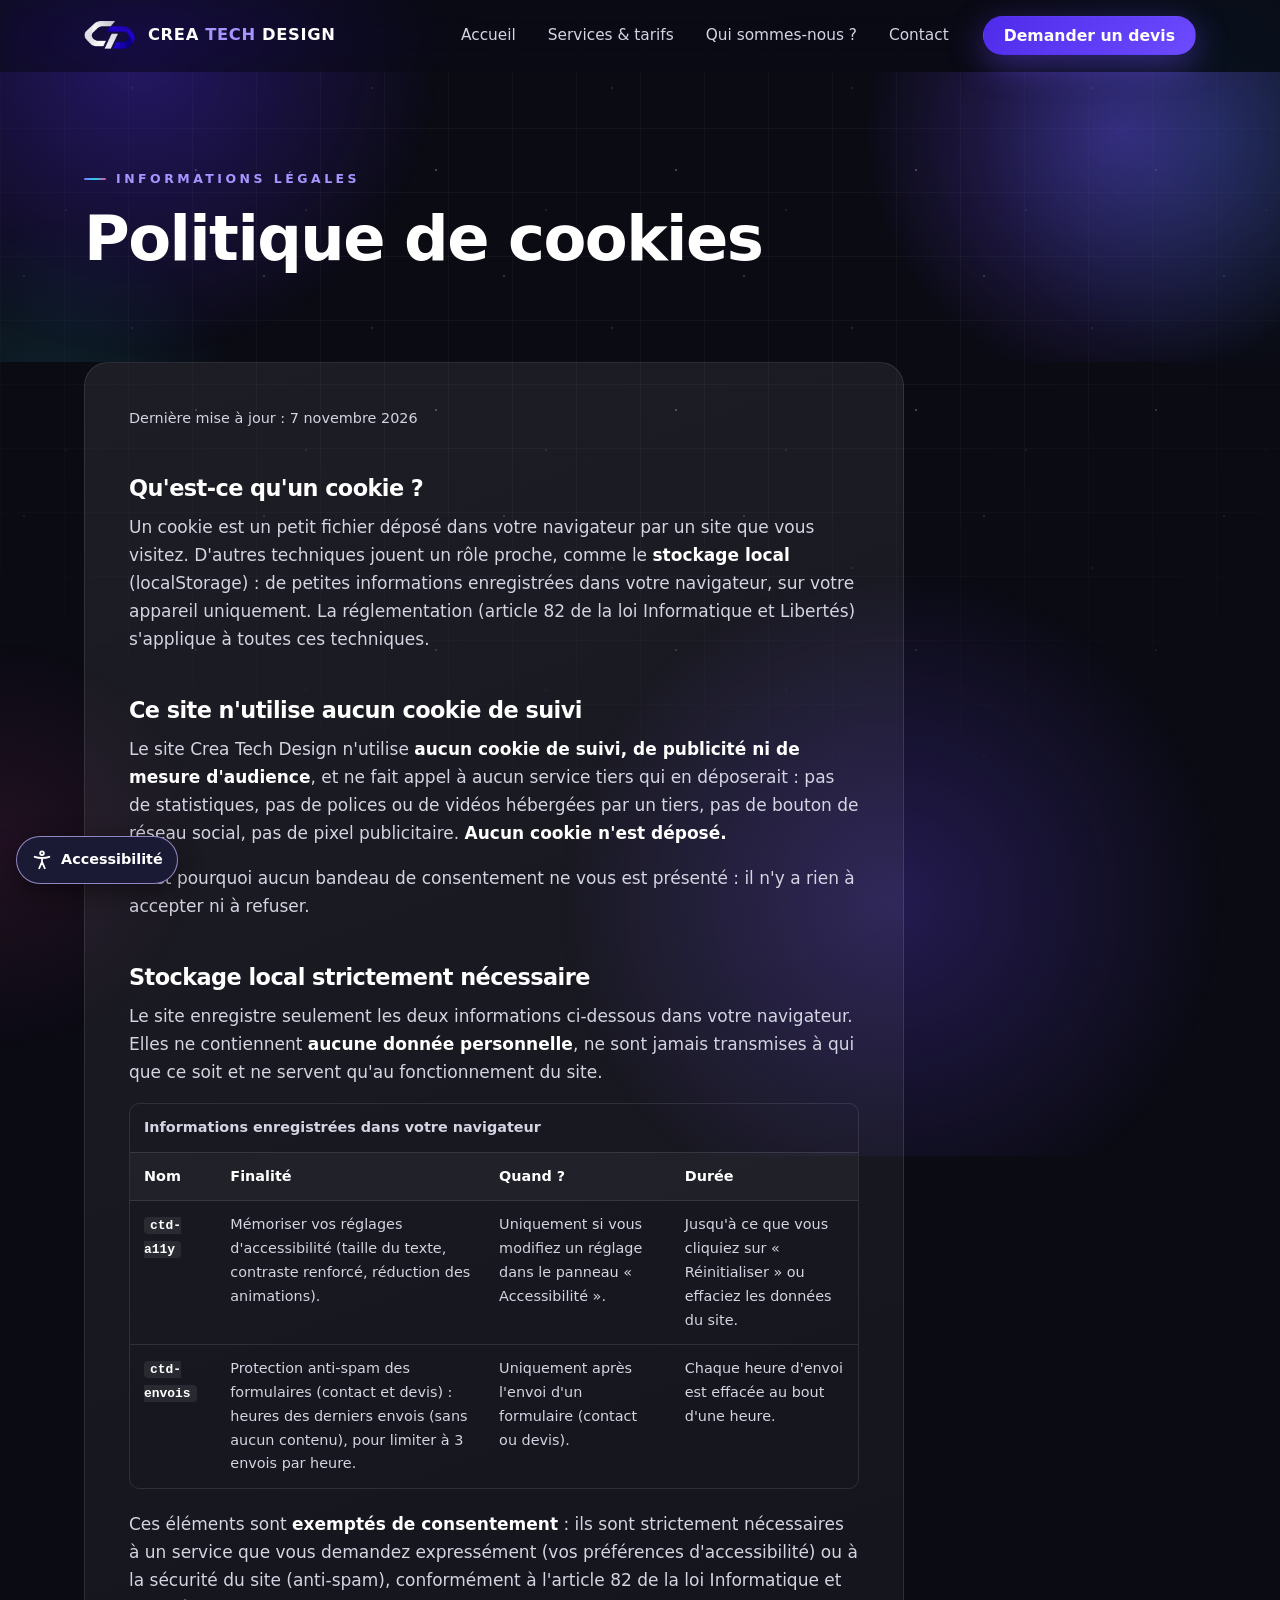
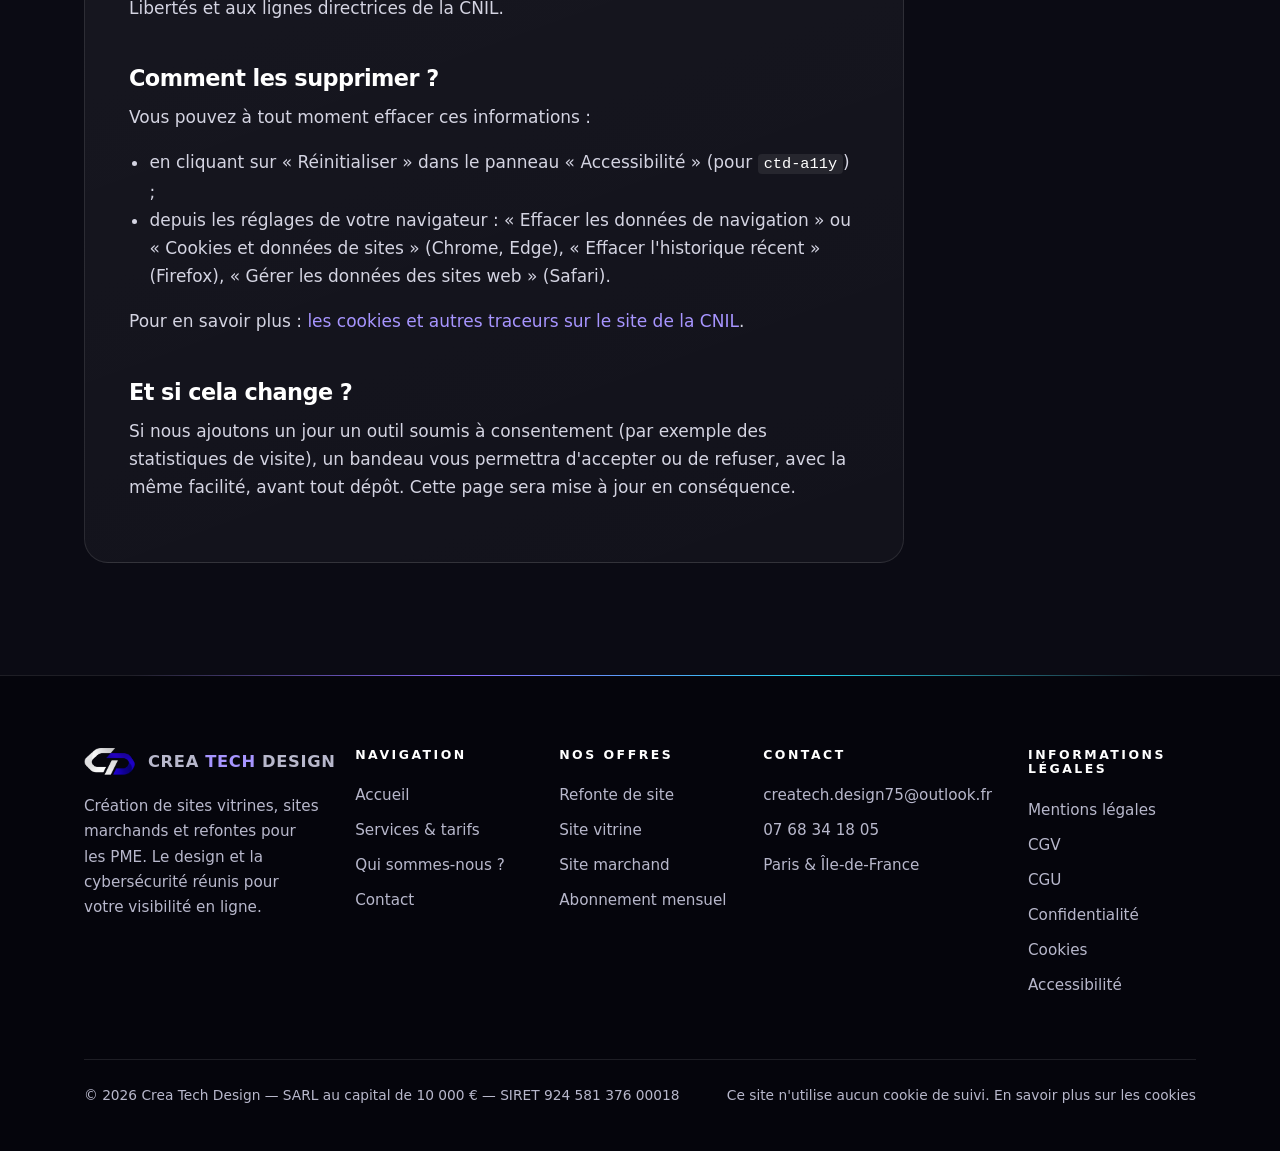
<file: cookies.html>
<!DOCTYPE html>
<html lang="fr" class="no-js">
<head>
  <meta charset="utf-8">
  <!-- Sécurité (GitHub Pages n'envoie pas d'en-têtes HTTP personnalisés : voir README, rubrique Sécurité) -->
  <meta http-equiv="Content-Security-Policy" content="default-src 'self'; script-src 'self'; style-src 'self'; img-src 'self' data:; media-src 'self'; font-src 'self'; connect-src 'self' https://api.web3forms.com; form-action 'self' https://api.web3forms.com; base-uri 'self'; object-src 'none'; upgrade-insecure-requests">
  <meta name="referrer" content="strict-origin-when-cross-origin">
  <meta name="viewport" content="width=device-width, initial-scale=1">
  <title>Politique de cookies | Crea Tech Design</title>
  <meta name="description" content="Politique de cookies de Crea Tech Design : aucun cookie de suivi, seul un stockage local strictement nécessaire.">
  <meta name="theme-color" content="#0B0B14">
  <link rel="canonical" href="https://mmm-svc.github.io/crea-tech-design-3/cookies.html">
  <!-- Open Graph (aperçu lors d'un partage sur les réseaux) -->
  <meta property="og:type" content="website">
  <meta property="og:locale" content="fr_FR">
  <meta property="og:site_name" content="Crea Tech Design">
  <meta property="og:title" content="Politique de cookies | Crea Tech Design">
  <meta property="og:description" content="Politique de cookies de Crea Tech Design : aucun cookie de suivi, seul un stockage local strictement nécessaire.">
  <meta property="og:url" content="https://mmm-svc.github.io/crea-tech-design-3/cookies.html">
  <meta property="og:image" content="https://mmm-svc.github.io/crea-tech-design-3/images/og-image.jpg">
  <link rel="icon" type="image/png" href="images/favicon.png">
  <link rel="apple-touch-icon" href="images/apple-touch-icon.png">
  <script src="js/a11y-init.js"></script>
  <link rel="stylesheet" href="css/style.css">
</head><body>
  <a class="skip-link" href="#main">Aller au contenu</a>

  <!-- ===== HEADER ===== -->
  <header class="site-header">
    <div class="container">
      <a class="brand" href="index.html" aria-label="Crea Tech Design — accueil">
        <img src="images/logo-mark-light.png" alt="" width="52" height="29">
        <span class="brand__name">CREA <span>TECH</span> DESIGN</span>
      </a>
      <button class="nav-toggle" type="button" aria-expanded="false" aria-controls="nav" aria-label="Ouvrir le menu">
        <span></span><span></span><span></span>
      </button>
      <nav class="nav" id="nav" aria-label="Navigation principale">
        <ul class="nav__list">
          <li><a class="nav__link" href="index.html">Accueil</a></li>
          <li><a class="nav__link" href="services.html">Services &amp; tarifs</a></li>
          <li><a class="nav__link" href="a-propos.html">Qui sommes-nous ?</a></li>
          <li><a class="nav__link" href="contact.html">Contact</a></li>
        </ul>
        <a class="btn btn--primary" href="devis.html">Demander un devis</a>
      </nav>
    </div>
  </header>

  <main id="main" tabindex="-1">

    <section class="page-hero">
      <div class="container">
        <span class="eyebrow">Informations légales</span>
        <h1>Politique de cookies</h1>
      </div>
    </section>

    <section class="section section--flush">
      <div class="container">
        <div class="legal">
        <p class="legal-meta">Dernière mise à jour : 7 novembre 2026</p>

        <h2>Qu'est-ce qu'un cookie ?</h2>
        <p>Un cookie est un petit fichier déposé dans votre navigateur par un site que vous visitez. D'autres techniques jouent un rôle proche, comme le <strong>stockage local</strong> (<span lang="en">localStorage</span>) : de petites informations enregistrées dans votre navigateur, sur votre appareil uniquement. La réglementation (article 82 de la loi Informatique et Libertés) s'applique à toutes ces techniques.</p>

        <h2>Ce site n'utilise aucun cookie de suivi</h2>
        <p>Le site Crea Tech Design n'utilise <strong>aucun cookie de suivi, de publicité ni de mesure d'audience</strong>, et ne fait appel à aucun service tiers qui en déposerait : pas de statistiques, pas de polices ou de vidéos hébergées par un tiers, pas de bouton de réseau social, pas de pixel publicitaire. <strong>Aucun cookie n'est déposé.</strong></p>
        <p>C'est pourquoi aucun bandeau de consentement ne vous est présenté : il n'y a rien à accepter ni à refuser.</p>

        <h2>Stockage local strictement nécessaire</h2>
        <p>Le site enregistre seulement les deux informations ci-dessous dans votre navigateur. Elles ne contiennent <strong>aucune donnée personnelle</strong>, ne sont jamais transmises à qui que ce soit et ne servent qu'au fonctionnement du site.</p>
        <div class="legal-table" role="region" aria-labelledby="storage-caption" tabindex="0">
          <table>
            <caption id="storage-caption">Informations enregistrées dans votre navigateur</caption>
            <thead>
              <tr><th scope="col">Nom</th><th scope="col">Finalité</th><th scope="col">Quand ?</th><th scope="col">Durée</th></tr>
            </thead>
            <tbody>
              <tr>
                <th scope="row"><code>ctd-a11y</code></th>
                <td>Mémoriser vos réglages d'accessibilité (taille du texte, contraste renforcé, réduction des animations).</td>
                <td>Uniquement si vous modifiez un réglage dans le panneau « Accessibilité ».</td>
                <td>Jusqu'à ce que vous cliquiez sur « Réinitialiser » ou effaciez les données du site.</td>
              </tr>
              <tr>
                <th scope="row"><code>ctd-envois</code></th>
                <td>Protection anti-spam des formulaires (contact et devis) : heures des derniers envois (sans aucun contenu), pour limiter à 3 envois par heure.</td>
                <td>Uniquement après l'envoi d'un formulaire (contact ou devis).</td>
                <td>Chaque heure d'envoi est effacée au bout d'une heure.</td>
              </tr>
            </tbody>
          </table>
        </div>
        <p>Ces éléments sont <strong>exemptés de consentement</strong> : ils sont strictement nécessaires à un service que vous demandez expressément (vos préférences d'accessibilité) ou à la sécurité du site (anti-spam), conformément à l'article 82 de la loi Informatique et Libertés et aux lignes directrices de la CNIL.</p>

        <h2>Comment les supprimer ?</h2>
        <p>Vous pouvez à tout moment effacer ces informations :</p>
        <ul>
          <li>en cliquant sur « Réinitialiser » dans le panneau « Accessibilité » (pour <code>ctd-a11y</code>) ;</li>
          <li>depuis les réglages de votre navigateur : « Effacer les données de navigation » ou « Cookies et données de sites » (Chrome, Edge), « Effacer l'historique récent » (Firefox), « Gérer les données des sites web » (Safari).</li>
        </ul>
        <p>Pour en savoir plus : <a href="https://www.cnil.fr/fr/cookies-et-autres-traceurs" target="_blank" rel="noopener noreferrer">les cookies et autres traceurs sur le site de la CNIL<span class="visually-hidden"> (nouvelle fenêtre)</span></a>.</p>

        <h2>Et si cela change ?</h2>
        <p>Si nous ajoutons un jour un outil soumis à consentement (par exemple des statistiques de visite), un bandeau vous permettra d'accepter ou de refuser, avec la même facilité, avant tout dépôt. Cette page sera mise à jour en conséquence.</p>
        </div>
      </div>
    </section>
  </main>

  <!-- ===== FOOTER ===== -->
  <footer class="site-footer">
    <div class="container">
      <div class="footer__grid">
        <div>
          <a class="brand" href="index.html" aria-label="Crea Tech Design — accueil">
            <img src="images/logo-mark-light.png" alt="" width="52" height="29">
            <span class="brand__name">CREA <span>TECH</span> DESIGN</span>
          </a>
          <p>Création de sites vitrines, sites marchands et refontes pour les PME. Le design et la cybersécurité réunis pour votre visibilité en ligne.</p>
        </div>
        <nav aria-labelledby="footer-nav-title">
          <h2 id="footer-nav-title">Navigation</h2>
          <ul>
            <li><a href="index.html">Accueil</a></li>
            <li><a href="services.html">Services &amp; tarifs</a></li>
            <li><a href="a-propos.html">Qui sommes-nous ?</a></li>
            <li><a href="contact.html">Contact</a></li>
          </ul>
        </nav>
        <div>
          <h2>Nos offres</h2>
          <ul>
            <li><a href="services.html#refonte">Refonte de site</a></li>
            <li><a href="services.html#vitrine">Site vitrine</a></li>
            <li><a href="services.html#ecommerce">Site marchand</a></li>
            <li><a href="services.html#abonnement">Abonnement mensuel</a></li>
          </ul>
        </div>
        <div>
          <h2>Contact</h2>
          <ul>
            <li><a href="mailto:createch.design75@outlook.fr">createch.design75@outlook.fr</a></li>
            <li><a href="tel:+33768341805">07 68 34 18 05</a></li>
            <li>Paris &amp; Île-de-France</li>
          </ul>
        </div>
        <nav aria-labelledby="footer-legal-title">
          <h2 id="footer-legal-title">Informations légales</h2>
          <ul>
            <li><a href="mentions-legales.html">Mentions légales</a></li>
            <li><a href="cgv.html">CGV</a></li>
            <li><a href="cgu.html">CGU</a></li>
            <li><a href="confidentialite.html">Confidentialité</a></li>
            <li><a href="cookies.html">Cookies</a></li>
            <li><a href="accessibilite.html">Accessibilité</a></li>
          </ul>
        </nav>
      </div>
      <div class="footer__bottom">
        <!-- Numéros FICTIFS (maquette interne) : à remplacer par les vrais avant toute publication -->
        <p>© <span data-year>2026</span> Crea Tech Design — SARL au capital de 10 000 € — SIRET 924 581 376 00018</p>
        <p>Ce site n'utilise aucun cookie de suivi. <a href="cookies.html">En savoir plus sur les cookies</a></p>
      </div>
    </div>
  </footer>

  <script src="js/main.js"></script>
  <script src="js/a11y.js"></script>
  <script src="js/effects-3d.js"></script>
</body>
</html>
</file>
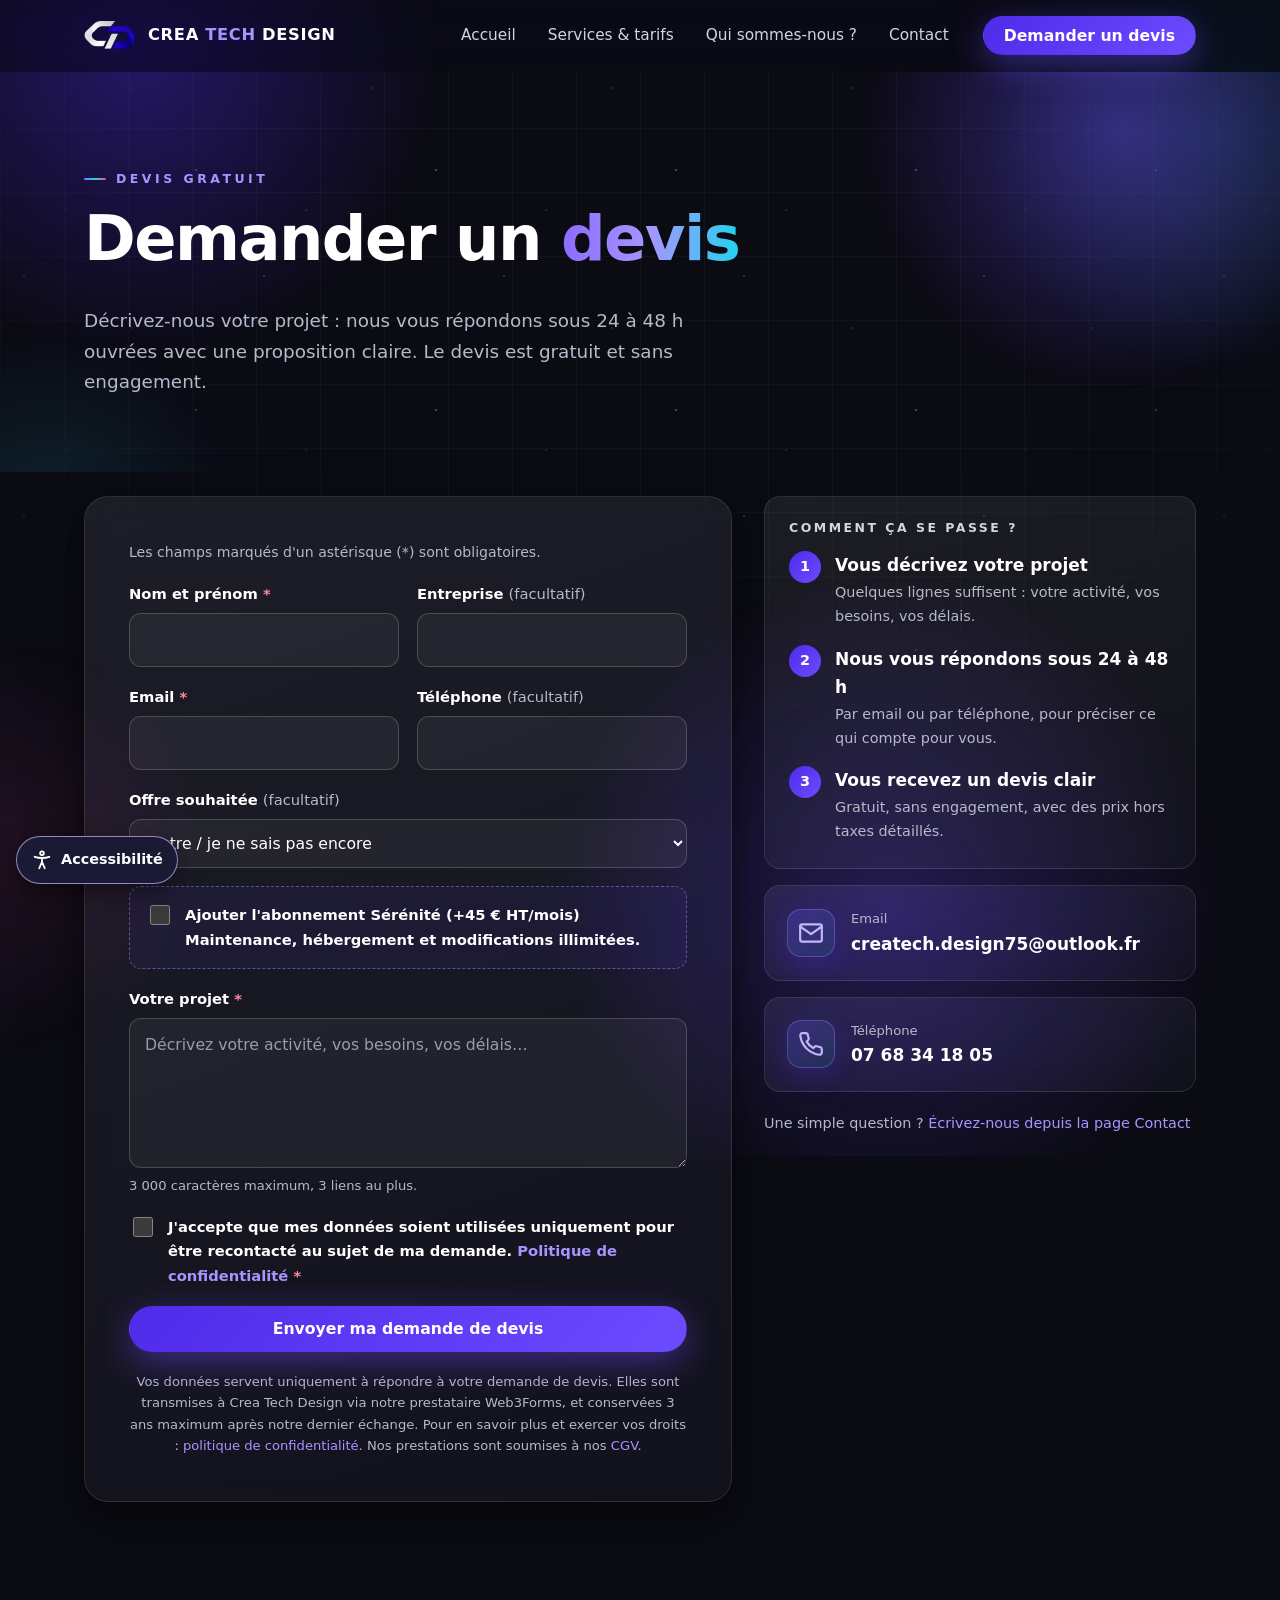
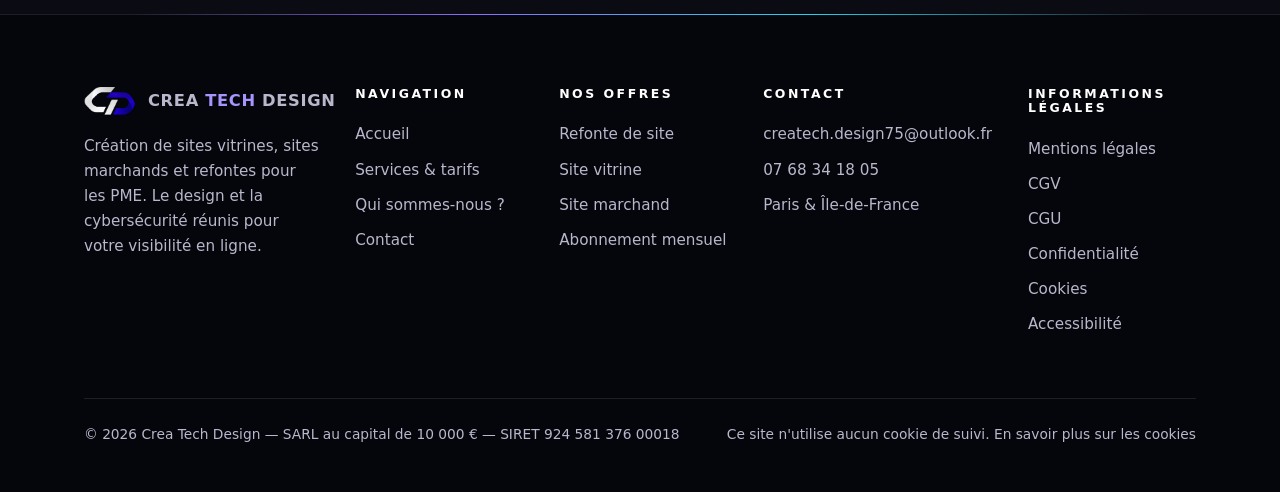
<file: devis.html>
<!DOCTYPE html>
<html lang="fr" class="no-js">
<head>
  <meta charset="utf-8">
  <!-- Sécurité (GitHub Pages n'envoie pas d'en-têtes HTTP personnalisés : voir README, rubrique Sécurité) -->
  <meta http-equiv="Content-Security-Policy" content="default-src 'self'; script-src 'self'; style-src 'self'; img-src 'self' data:; media-src 'self'; font-src 'self'; connect-src 'self' https://api.web3forms.com; form-action 'self' https://api.web3forms.com; base-uri 'self'; object-src 'none'; upgrade-insecure-requests">
  <meta name="referrer" content="strict-origin-when-cross-origin">
  <meta name="viewport" content="width=device-width, initial-scale=1">
  <title>Demander un devis | Crea Tech Design</title>
  <meta name="description" content="Demandez un devis gratuit et sans engagement pour votre site vitrine, site marchand ou refonte. Réponse sous 24 à 48 h ouvrées.">
  <meta name="theme-color" content="#0B0B14">
  <link rel="canonical" href="https://mmm-svc.github.io/crea-tech-design-3/devis.html">
  <!-- Open Graph (aperçu lors d'un partage sur les réseaux) -->
  <meta property="og:type" content="website">
  <meta property="og:locale" content="fr_FR">
  <meta property="og:site_name" content="Crea Tech Design">
  <meta property="og:title" content="Demander un devis | Crea Tech Design">
  <meta property="og:description" content="Demandez un devis gratuit et sans engagement pour votre site vitrine, site marchand ou refonte. Réponse sous 24 à 48 h ouvrées.">
  <meta property="og:url" content="https://mmm-svc.github.io/crea-tech-design-3/devis.html">
  <meta property="og:image" content="https://mmm-svc.github.io/crea-tech-design-3/images/og-image.jpg">
  <link rel="icon" type="image/png" href="images/favicon.png">
  <link rel="apple-touch-icon" href="images/apple-touch-icon.png">
  <script src="js/a11y-init.js"></script>
  <link rel="stylesheet" href="css/style.css">
</head><body>
  <a class="skip-link" href="#main">Aller au contenu</a>

  <!-- ===== HEADER ===== -->
  <header class="site-header">
    <div class="container">
      <a class="brand" href="index.html" aria-label="Crea Tech Design — accueil">
        <img src="images/logo-mark-light.png" alt="" width="52" height="29">
        <span class="brand__name">CREA <span>TECH</span> DESIGN</span>
      </a>
      <button class="nav-toggle" type="button" aria-expanded="false" aria-controls="nav" aria-label="Ouvrir le menu">
        <span></span><span></span><span></span>
      </button>
      <nav class="nav" id="nav" aria-label="Navigation principale">
        <ul class="nav__list">
          <li><a class="nav__link" href="index.html">Accueil</a></li>
          <li><a class="nav__link" href="services.html">Services &amp; tarifs</a></li>
          <li><a class="nav__link" href="a-propos.html">Qui sommes-nous ?</a></li>
          <li><a class="nav__link" href="contact.html">Contact</a></li>
        </ul>
        <a class="btn btn--primary" href="devis.html" aria-current="page">Demander un devis</a>
      </nav>
    </div>
  </header>

  <main id="main" tabindex="-1">

    <section class="page-hero">
      <div class="container reveal">
        <span class="eyebrow">Devis gratuit</span>
        <h1>Demander un <span class="text-gradient">devis</span></h1>
        <p>Décrivez-nous votre projet : nous vous répondons sous 24 à 48 h ouvrées avec une proposition claire. Le devis est gratuit et sans engagement.</p>
      </div>
    </section>

    <section class="section section--tight">
      <div class="container contact">

        <!-- ===== FORMULAIRE ===== -->
        <div class="form-card reveal">
          <h2 class="visually-hidden">Formulaire de demande de devis</h2>
          <form id="devis-form" data-form="devis" action="https://api.web3forms.com/submit" method="POST" novalidate>
            <!-- Web3Forms : les demandes arrivent sur createch.design75@outlook.fr (adresse liée à la clé, voir README.md) -->
            <input type="hidden" name="access_key" value="dffc5497-9365-4944-90e0-d0396a4f1e56">
            <input type="hidden" name="from_name" value="Site Crea Tech Design">
            <!-- Complétés par js/main.js avant l'envoi -->
            <input type="hidden" name="subject" value="Nouvelle demande de devis — Site Crea Tech Design">
            <input type="hidden" name="replyto" value="">
            <!-- Repli sans JavaScript : retour sur la page devis après l'envoi -->
            <input type="hidden" name="redirect" value="https://mmm-svc.github.io/crea-tech-design-3/devis.html?envoi=ok">
            <!-- Anti-spam (honeypot) : champ invisible pour les humains -->
            <input type="checkbox" name="botcheck" class="hp" tabindex="-1" autocomplete="off" aria-hidden="true">

            <p class="form-required">Les champs marqués d'un astérisque (<span aria-hidden="true">*</span>) sont obligatoires.</p>
            <div class="form-grid">
              <div class="field">
                <label for="nom">Nom et prénom <span class="req" aria-hidden="true">*</span><span class="visually-hidden">(obligatoire)</span></label>
                <input id="nom" name="nom" type="text" autocomplete="name" maxlength="100" required aria-describedby="nom-error">
                <span class="field__error" id="nom-error" role="alert"></span>
              </div>
              <div class="field">
                <label for="entreprise">Entreprise <span class="opt">(facultatif)</span></label>
                <input id="entreprise" name="entreprise" type="text" autocomplete="organization" maxlength="100" aria-describedby="entreprise-error">
                <span class="field__error" id="entreprise-error" role="alert"></span>
              </div>
              <div class="field">
                <label for="email">Email <span class="req" aria-hidden="true">*</span><span class="visually-hidden">(obligatoire)</span></label>
                <input id="email" name="email" type="email" autocomplete="email" inputmode="email" maxlength="254" required aria-describedby="email-error">
                <span class="field__error" id="email-error" role="alert"></span>
              </div>
              <div class="field">
                <label for="telephone">Téléphone <span class="opt">(facultatif)</span></label>
                <input id="telephone" name="telephone" type="tel" autocomplete="tel" inputmode="tel" maxlength="20" aria-describedby="telephone-error">
                <span class="field__error" id="telephone-error" role="alert"></span>
              </div>
              <div class="field field--full">
                <label for="offre">Offre souhaitée <span class="opt">(facultatif)</span></label>
                <select id="offre" name="offre">
                  <option value="refonte">Refonte de site (1 900 € HT)</option>
                  <option value="vitrine">Site vitrine Classique (2 480 € HT)</option>
                  <option value="premium">Site vitrine Premium (2 890 € HT)</option>
                  <option value="ecommerce">Site marchand (sur devis, dès 3 000 € HT)</option>
                  <option value="autre" selected>Autre / je ne sais pas encore</option>
                </select>
              </div>
              <div class="field field--full">
                <label class="check check--box">
                  <input id="abonnement" name="abonnement" type="checkbox" value="Oui (+45 € HT/mois)">
                  <span><strong>Ajouter l'abonnement Sérénité (+45 € HT/mois)</strong><br>Maintenance, hébergement et modifications illimitées.</span>
                </label>
              </div>
              <div class="field field--full">
                <label for="message">Votre projet <span class="req" aria-hidden="true">*</span><span class="visually-hidden">(obligatoire)</span></label>
                <textarea id="message" name="message" placeholder="Décrivez votre activité, vos besoins, vos délais…" maxlength="3000" required aria-describedby="message-hint message-error"></textarea>
                <span class="field__hint" id="message-hint">3 000 caractères maximum, 3 liens au plus.</span>
                <span class="field__error" id="message-error" role="alert"></span>
              </div>
              <div class="field field--full">
                <label class="check">
                  <input id="rgpd" name="rgpd" type="checkbox" required aria-describedby="rgpd-error">
                  <span>J'accepte que mes données soient utilisées uniquement pour être recontacté au sujet de ma demande. <a href="confidentialite.html">Politique de confidentialité</a> <span class="req" aria-hidden="true">*</span><span class="visually-hidden">(obligatoire)</span></span>
                </label>
                <span class="field__error" id="rgpd-error" role="alert"></span>
              </div>
              <div class="field field--full">
                <button class="btn btn--primary btn--block" type="submit">Envoyer ma demande de devis</button>
                <p class="form-legal">Vos données servent uniquement à répondre à votre demande de devis. Elles sont transmises à Crea Tech Design via notre prestataire Web3Forms, et conservées 3 ans maximum après notre dernier échange. Pour en savoir plus et exercer vos droits : <a href="confidentialite.html">politique de confidentialité</a>. Nos prestations sont soumises à nos <a href="cgv.html">CGV</a>.</p>
              </div>
            </div>
            <div id="form-status" class="form-status" role="status" aria-live="polite"></div>
          </form>
        </div>

        <!-- ===== RÉCAPITULATIF (sans prénoms) ===== -->
        <aside class="contact-aside quote-aside reveal" aria-labelledby="quote-steps-title">
          <div class="quote-steps">
            <h2 class="contact-aside__title" id="quote-steps-title">Comment ça se passe ?</h2>
            <ol>
              <li><b>Vous décrivez votre projet</b><span>Quelques lignes suffisent : votre activité, vos besoins, vos délais.</span></li>
              <li><b>Nous vous répondons sous 24 à 48 h</b><span>Par email ou par téléphone, pour préciser ce qui compte pour vous.</span></li>
              <li><b>Vous recevez un devis clair</b><span>Gratuit, sans engagement, avec des prix hors taxes détaillés.</span></li>
            </ol>
          </div>
          <a class="contact-item" href="mailto:createch.design75@outlook.fr">
            <span class="icon-box"><svg viewBox="0 0 24 24" fill="none" stroke="currentColor" stroke-width="2" stroke-linecap="round" stroke-linejoin="round" aria-hidden="true"><rect x="2" y="4" width="20" height="16" rx="2"/><path d="m22 6-10 7L2 6"/></svg></span>
            <span><small>Email</small><strong>createch.design75@outlook.fr</strong></span>
          </a>
          <a class="contact-item" href="tel:+33768341805">
            <span class="icon-box"><svg viewBox="0 0 24 24" fill="none" stroke="currentColor" stroke-width="2" stroke-linecap="round" stroke-linejoin="round" aria-hidden="true"><path d="M22 16.9v3a2 2 0 0 1-2.2 2 19.8 19.8 0 0 1-8.6-3.1 19.5 19.5 0 0 1-6-6A19.8 19.8 0 0 1 2.1 4.2 2 2 0 0 1 4.1 2h3a2 2 0 0 1 2 1.7c.1.9.4 1.8.7 2.7a2 2 0 0 1-.5 2.1L8 9.8a16 16 0 0 0 6 6l1.3-1.3a2 2 0 0 1 2.1-.4c.9.3 1.8.6 2.7.7a2 2 0 0 1 1.7 2z"/></svg></span>
            <span><small>Téléphone</small><strong>07 68 34 18 05</strong></span>
          </a>
          <p class="quote-aside__more">Une simple question ? <a href="contact.html">Écrivez-nous depuis la page Contact</a></p>
        </aside>
      </div>
    </section>
  </main>

  <!-- ===== FOOTER ===== -->
  <footer class="site-footer">
    <div class="container">
      <div class="footer__grid">
        <div>
          <a class="brand" href="index.html" aria-label="Crea Tech Design — accueil">
            <img src="images/logo-mark-light.png" alt="" width="52" height="29">
            <span class="brand__name">CREA <span>TECH</span> DESIGN</span>
          </a>
          <p>Création de sites vitrines, sites marchands et refontes pour les PME. Le design et la cybersécurité réunis pour votre visibilité en ligne.</p>
        </div>
        <nav aria-labelledby="footer-nav-title">
          <h2 id="footer-nav-title">Navigation</h2>
          <ul>
            <li><a href="index.html">Accueil</a></li>
            <li><a href="services.html">Services &amp; tarifs</a></li>
            <li><a href="a-propos.html">Qui sommes-nous ?</a></li>
            <li><a href="contact.html">Contact</a></li>
          </ul>
        </nav>
        <div>
          <h2>Nos offres</h2>
          <ul>
            <li><a href="services.html#refonte">Refonte de site</a></li>
            <li><a href="services.html#vitrine">Site vitrine</a></li>
            <li><a href="services.html#ecommerce">Site marchand</a></li>
            <li><a href="services.html#abonnement">Abonnement mensuel</a></li>
          </ul>
        </div>
        <div>
          <h2>Contact</h2>
          <ul>
            <li><a href="mailto:createch.design75@outlook.fr">createch.design75@outlook.fr</a></li>
            <li><a href="tel:+33768341805">07 68 34 18 05</a></li>
            <li>Paris &amp; Île-de-France</li>
          </ul>
        </div>
        <nav aria-labelledby="footer-legal-title">
          <h2 id="footer-legal-title">Informations légales</h2>
          <ul>
            <li><a href="mentions-legales.html">Mentions légales</a></li>
            <li><a href="cgv.html">CGV</a></li>
            <li><a href="cgu.html">CGU</a></li>
            <li><a href="confidentialite.html">Confidentialité</a></li>
            <li><a href="cookies.html">Cookies</a></li>
            <li><a href="accessibilite.html">Accessibilité</a></li>
          </ul>
        </nav>
      </div>
      <div class="footer__bottom">
        <!-- Numéros FICTIFS (maquette interne) : à remplacer par les vrais avant toute publication -->
        <p>© <span data-year>2026</span> Crea Tech Design — SARL au capital de 10 000 € — SIRET 924 581 376 00018</p>
        <p>Ce site n'utilise aucun cookie de suivi. <a href="cookies.html">En savoir plus sur les cookies</a></p>
      </div>
    </div>
  </footer>

  <script src="js/main.js"></script>
  <script src="js/a11y.js"></script>
  <script src="js/effects-3d.js"></script>
</body>
</html>
</file>
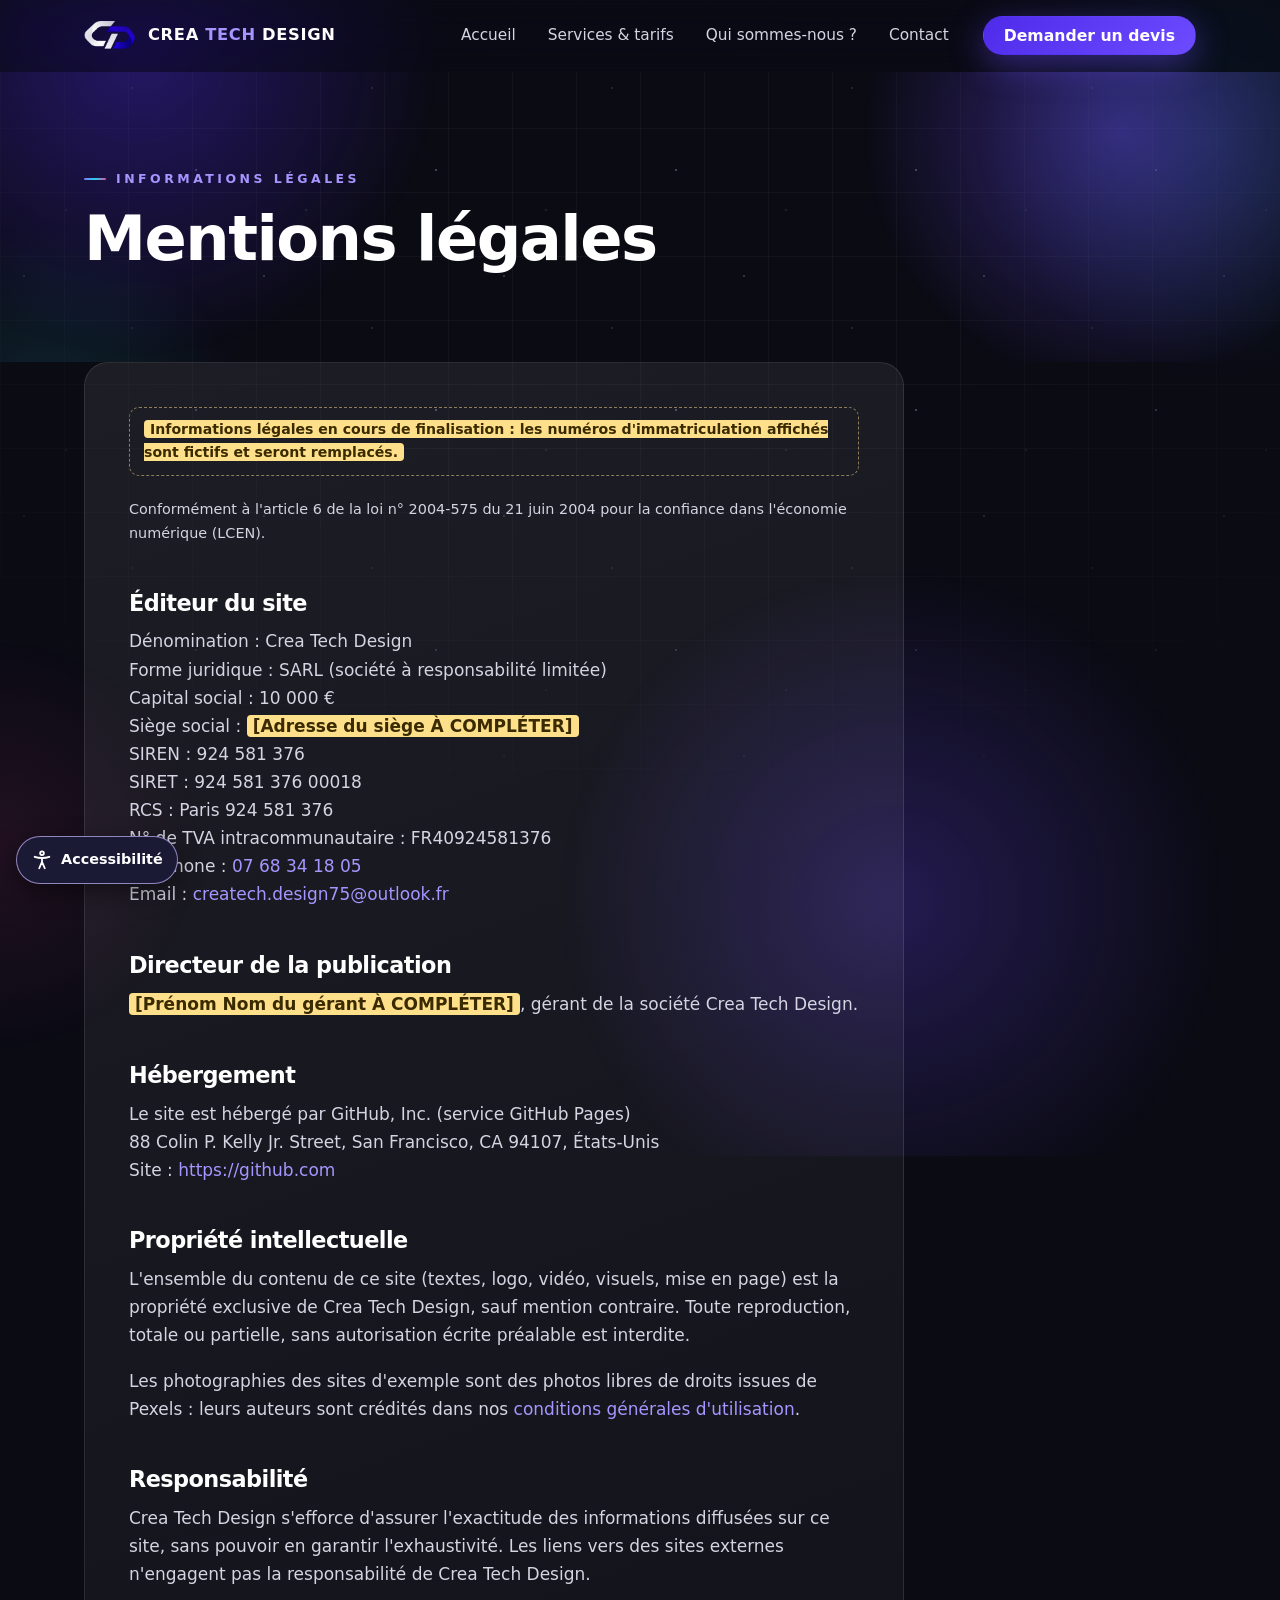
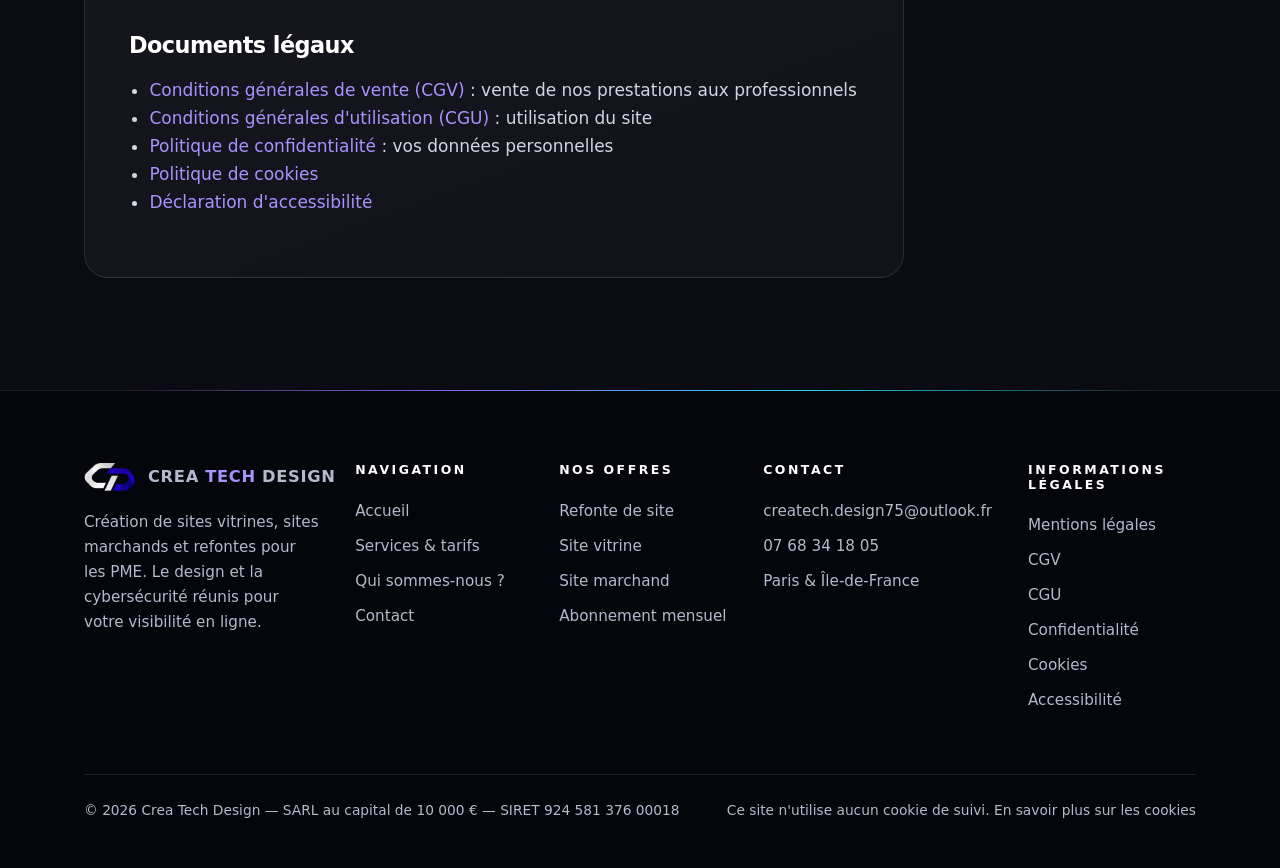
<file: mentions-legales.html>
<!DOCTYPE html>
<html lang="fr" class="no-js">
<head>
  <meta charset="utf-8">
  <!-- Sécurité (GitHub Pages n'envoie pas d'en-têtes HTTP personnalisés : voir README, rubrique Sécurité) -->
  <meta http-equiv="Content-Security-Policy" content="default-src 'self'; script-src 'self'; style-src 'self'; img-src 'self' data:; media-src 'self'; font-src 'self'; connect-src 'self' https://api.web3forms.com; form-action 'self' https://api.web3forms.com; base-uri 'self'; object-src 'none'; upgrade-insecure-requests">
  <meta name="referrer" content="strict-origin-when-cross-origin">
  <meta name="viewport" content="width=device-width, initial-scale=1">
  <title>Mentions légales | Crea Tech Design</title>
  <meta name="description" content="Mentions légales du site Crea Tech Design : éditeur, directeur de la publication, hébergeur.">
  <meta name="theme-color" content="#0B0B14">
  <link rel="canonical" href="https://mmm-svc.github.io/crea-tech-design-3/mentions-legales.html">
  <!-- Open Graph (aperçu lors d'un partage sur les réseaux) -->
  <meta property="og:type" content="website">
  <meta property="og:locale" content="fr_FR">
  <meta property="og:site_name" content="Crea Tech Design">
  <meta property="og:title" content="Mentions légales | Crea Tech Design">
  <meta property="og:description" content="Mentions légales du site Crea Tech Design : éditeur, directeur de la publication, hébergeur.">
  <meta property="og:url" content="https://mmm-svc.github.io/crea-tech-design-3/mentions-legales.html">
  <meta property="og:image" content="https://mmm-svc.github.io/crea-tech-design-3/images/og-image.jpg">
  <link rel="icon" type="image/png" href="images/favicon.png">
  <link rel="apple-touch-icon" href="images/apple-touch-icon.png">
  <script src="js/a11y-init.js"></script>
  <link rel="stylesheet" href="css/style.css">
</head><body>
  <a class="skip-link" href="#main">Aller au contenu</a>

  <!-- ===== HEADER ===== -->
  <header class="site-header">
    <div class="container">
      <a class="brand" href="index.html" aria-label="Crea Tech Design — accueil">
        <img src="images/logo-mark-light.png" alt="" width="52" height="29">
        <span class="brand__name">CREA <span>TECH</span> DESIGN</span>
      </a>
      <button class="nav-toggle" type="button" aria-expanded="false" aria-controls="nav" aria-label="Ouvrir le menu">
        <span></span><span></span><span></span>
      </button>
      <nav class="nav" id="nav" aria-label="Navigation principale">
        <ul class="nav__list">
          <li><a class="nav__link" href="index.html">Accueil</a></li>
          <li><a class="nav__link" href="services.html">Services &amp; tarifs</a></li>
          <li><a class="nav__link" href="a-propos.html">Qui sommes-nous ?</a></li>
          <li><a class="nav__link" href="contact.html">Contact</a></li>
        </ul>
        <a class="btn btn--primary" href="devis.html">Demander un devis</a>
      </nav>
    </div>
  </header>

  <main id="main" tabindex="-1">

    <section class="page-hero">
      <div class="container">
        <span class="eyebrow">Informations légales</span>
        <h1>Mentions légales</h1>
      </div>
    </section>

    <section class="section section--flush">
      <div class="container">
        <div class="legal">
        <p class="legal-notice"><span class="todo">Informations légales en cours de finalisation : les numéros d'immatriculation affichés sont fictifs et seront remplacés.</span></p>
        <p class="legal-meta">Conformément à l'article 6 de la loi n° 2004-575 du 21 juin 2004 pour la confiance dans l'économie numérique (LCEN).</p>

        <h2>Éditeur du site</h2>
        <!-- Numéros FICTIFS (maquette interne) : à remplacer par les vrais avant toute publication -->
        <p>Dénomination : Crea Tech Design<br>
        Forme juridique : SARL (société à responsabilité limitée)<br>
        Capital social : 10 000 €<br>
        Siège social : <span class="todo">[Adresse du siège À COMPLÉTER]</span><br>
        SIREN : 924 581 376<br>
        SIRET : 924 581 376 00018<br>
        RCS : Paris 924 581 376<br>
        N° de TVA intracommunautaire : FR40924581376<br>
        Téléphone : <a href="tel:+33768341805">07 68 34 18 05</a><br>
        Email : <a href="mailto:createch.design75@outlook.fr">createch.design75@outlook.fr</a></p>

        <h2>Directeur de la publication</h2>
        <p><span class="todo">[Prénom Nom du gérant À COMPLÉTER]</span>, gérant de la société Crea Tech Design.</p>

        <h2>Hébergement</h2>
        <p>Le site est hébergé par GitHub, Inc. (service GitHub Pages)<br>
        88 Colin P. Kelly Jr. Street, San Francisco, CA 94107, États-Unis<br>
        Site : <a href="https://github.com" target="_blank" rel="noopener noreferrer">https://github.com<span class="visually-hidden"> (nouvelle fenêtre)</span></a></p>

        <h2>Propriété intellectuelle</h2>
        <p>L'ensemble du contenu de ce site (textes, logo, vidéo, visuels, mise en page) est la propriété exclusive de Crea Tech Design, sauf mention contraire. Toute reproduction, totale ou partielle, sans autorisation écrite préalable est interdite.</p>
        <p>Les photographies des sites d'exemple sont des photos libres de droits issues de Pexels : leurs auteurs sont crédités dans nos <a href="cgu.html#credits">conditions générales d'utilisation</a>.</p>

        <h2>Responsabilité</h2>
        <p>Crea Tech Design s'efforce d'assurer l'exactitude des informations diffusées sur ce site, sans pouvoir en garantir l'exhaustivité. Les liens vers des sites externes n'engagent pas la responsabilité de Crea Tech Design.</p>

        <h2>Documents légaux</h2>
        <ul>
          <li><a href="cgv.html">Conditions générales de vente (CGV)</a> : vente de nos prestations aux professionnels</li>
          <li><a href="cgu.html">Conditions générales d'utilisation (CGU)</a> : utilisation du site</li>
          <li><a href="confidentialite.html">Politique de confidentialité</a> : vos données personnelles</li>
          <li><a href="cookies.html">Politique de cookies</a></li>
          <li><a href="accessibilite.html">Déclaration d'accessibilité</a></li>
        </ul>
        </div>
      </div>
    </section>
  </main>

  <!-- ===== FOOTER ===== -->
  <footer class="site-footer">
    <div class="container">
      <div class="footer__grid">
        <div>
          <a class="brand" href="index.html" aria-label="Crea Tech Design — accueil">
            <img src="images/logo-mark-light.png" alt="" width="52" height="29">
            <span class="brand__name">CREA <span>TECH</span> DESIGN</span>
          </a>
          <p>Création de sites vitrines, sites marchands et refontes pour les PME. Le design et la cybersécurité réunis pour votre visibilité en ligne.</p>
        </div>
        <nav aria-labelledby="footer-nav-title">
          <h2 id="footer-nav-title">Navigation</h2>
          <ul>
            <li><a href="index.html">Accueil</a></li>
            <li><a href="services.html">Services &amp; tarifs</a></li>
            <li><a href="a-propos.html">Qui sommes-nous ?</a></li>
            <li><a href="contact.html">Contact</a></li>
          </ul>
        </nav>
        <div>
          <h2>Nos offres</h2>
          <ul>
            <li><a href="services.html#refonte">Refonte de site</a></li>
            <li><a href="services.html#vitrine">Site vitrine</a></li>
            <li><a href="services.html#ecommerce">Site marchand</a></li>
            <li><a href="services.html#abonnement">Abonnement mensuel</a></li>
          </ul>
        </div>
        <div>
          <h2>Contact</h2>
          <ul>
            <li><a href="mailto:createch.design75@outlook.fr">createch.design75@outlook.fr</a></li>
            <li><a href="tel:+33768341805">07 68 34 18 05</a></li>
            <li>Paris &amp; Île-de-France</li>
          </ul>
        </div>
        <nav aria-labelledby="footer-legal-title">
          <h2 id="footer-legal-title">Informations légales</h2>
          <ul>
            <li><a href="mentions-legales.html">Mentions légales</a></li>
            <li><a href="cgv.html">CGV</a></li>
            <li><a href="cgu.html">CGU</a></li>
            <li><a href="confidentialite.html">Confidentialité</a></li>
            <li><a href="cookies.html">Cookies</a></li>
            <li><a href="accessibilite.html">Accessibilité</a></li>
          </ul>
        </nav>
      </div>
      <div class="footer__bottom">
        <!-- Numéros FICTIFS (maquette interne) : à remplacer par les vrais avant toute publication -->
        <p>© <span data-year>2026</span> Crea Tech Design — SARL au capital de 10 000 € — SIRET 924 581 376 00018</p>
        <p>Ce site n'utilise aucun cookie de suivi. <a href="cookies.html">En savoir plus sur les cookies</a></p>
      </div>
    </div>
  </footer>

  <script src="js/main.js"></script>
  <script src="js/a11y.js"></script>
  <script src="js/effects-3d.js"></script>
</body>
</html>
</file>
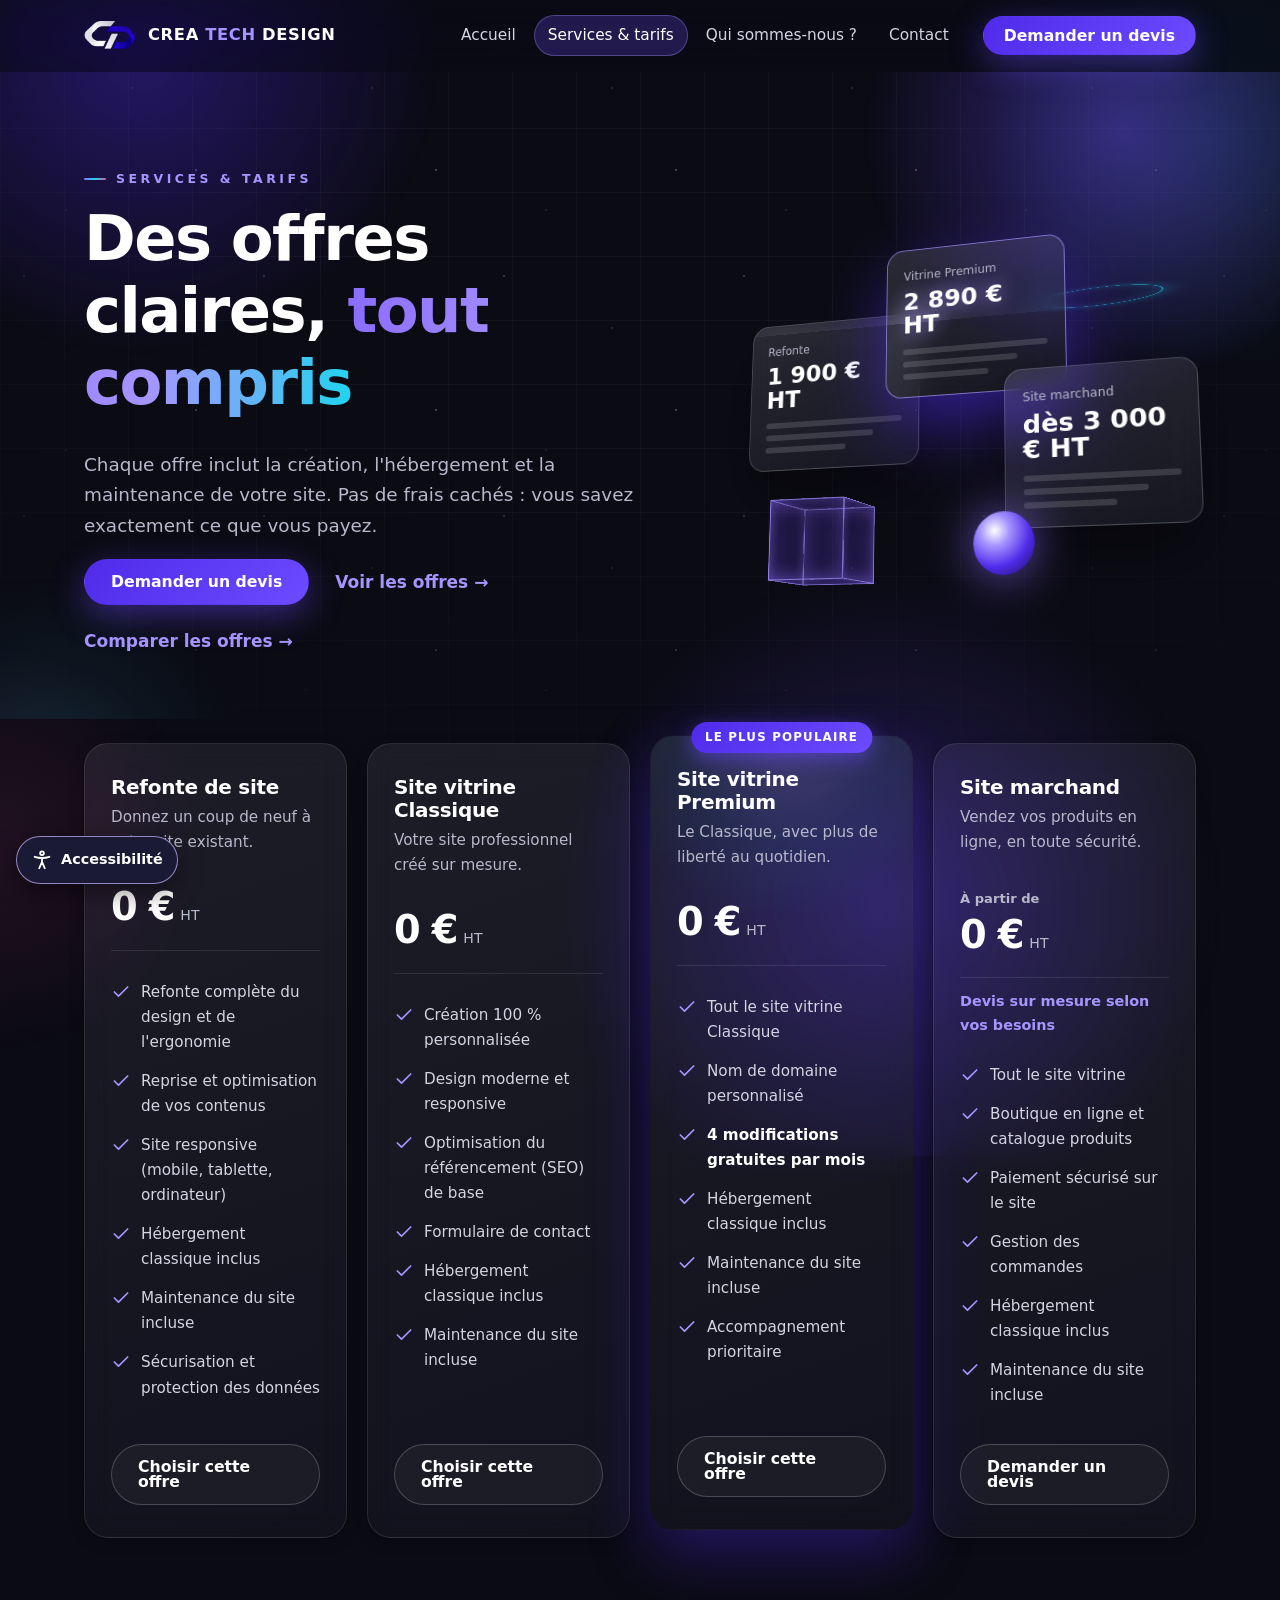
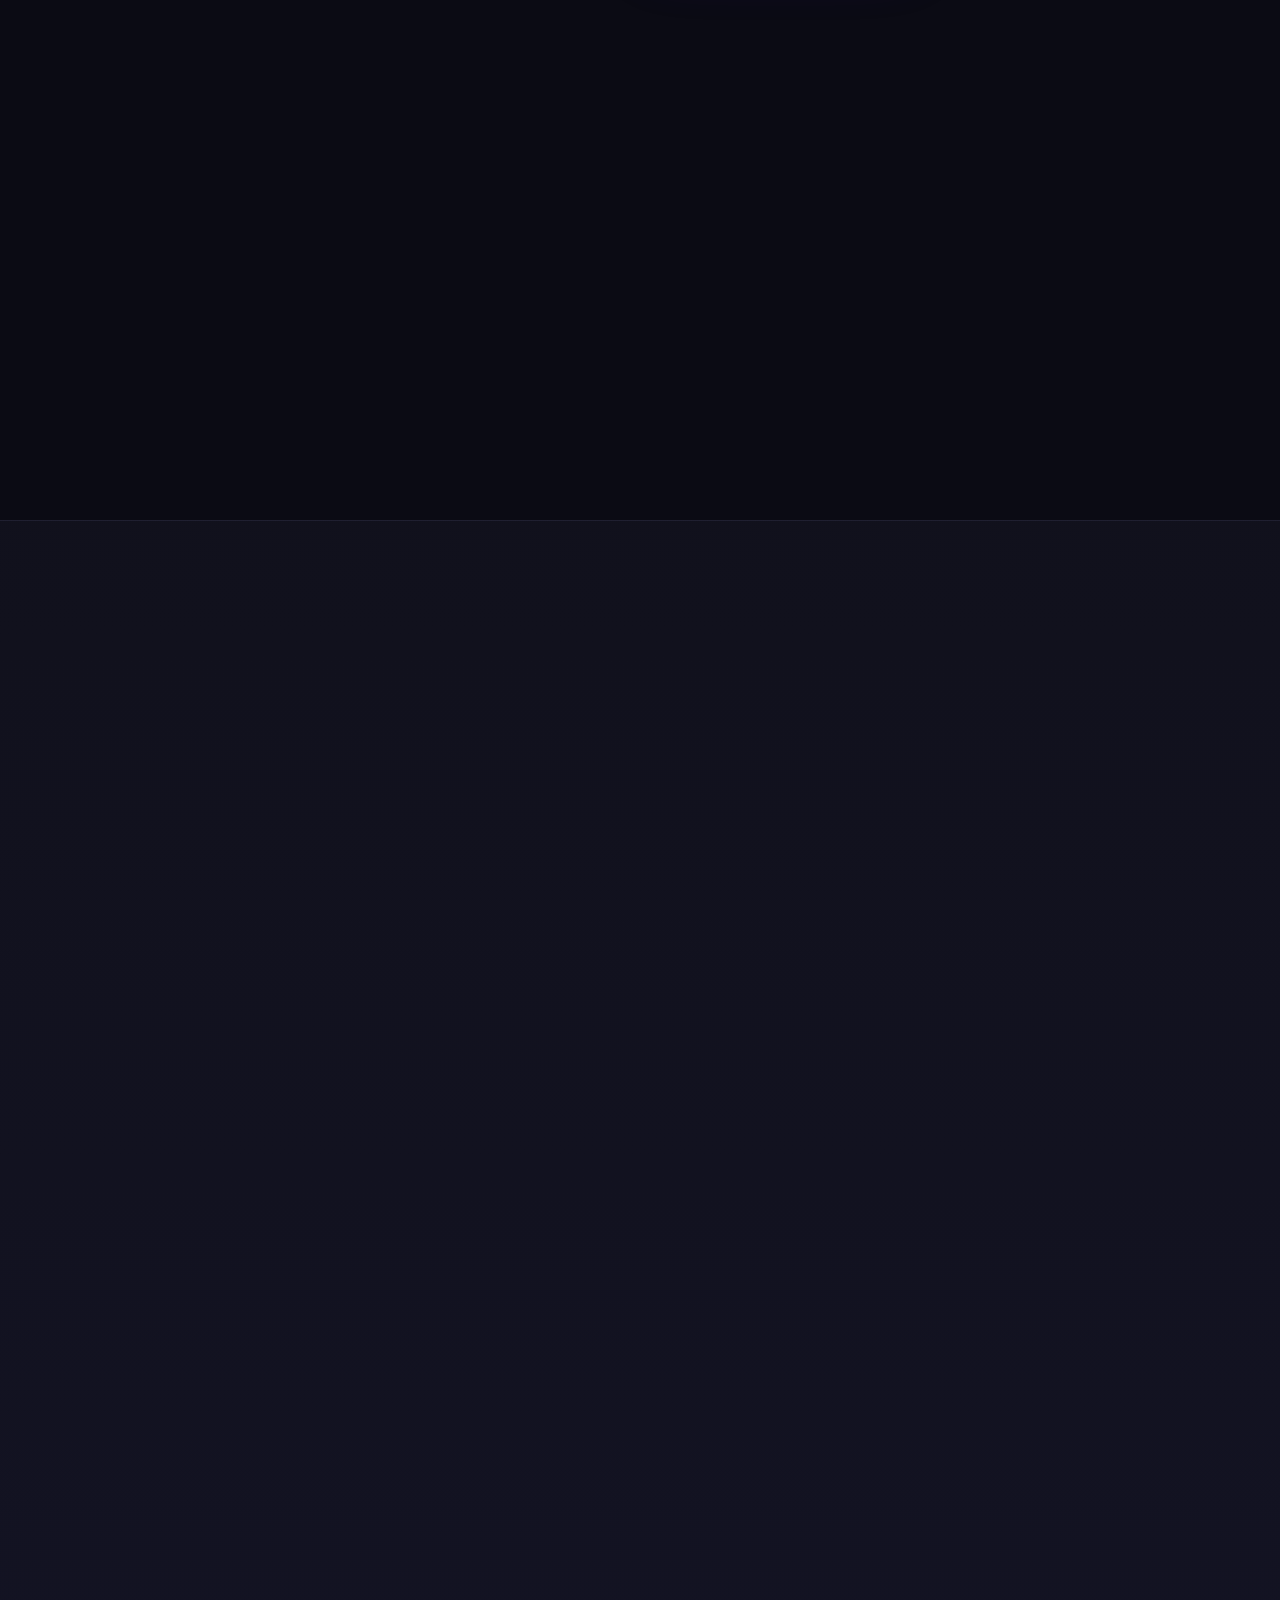
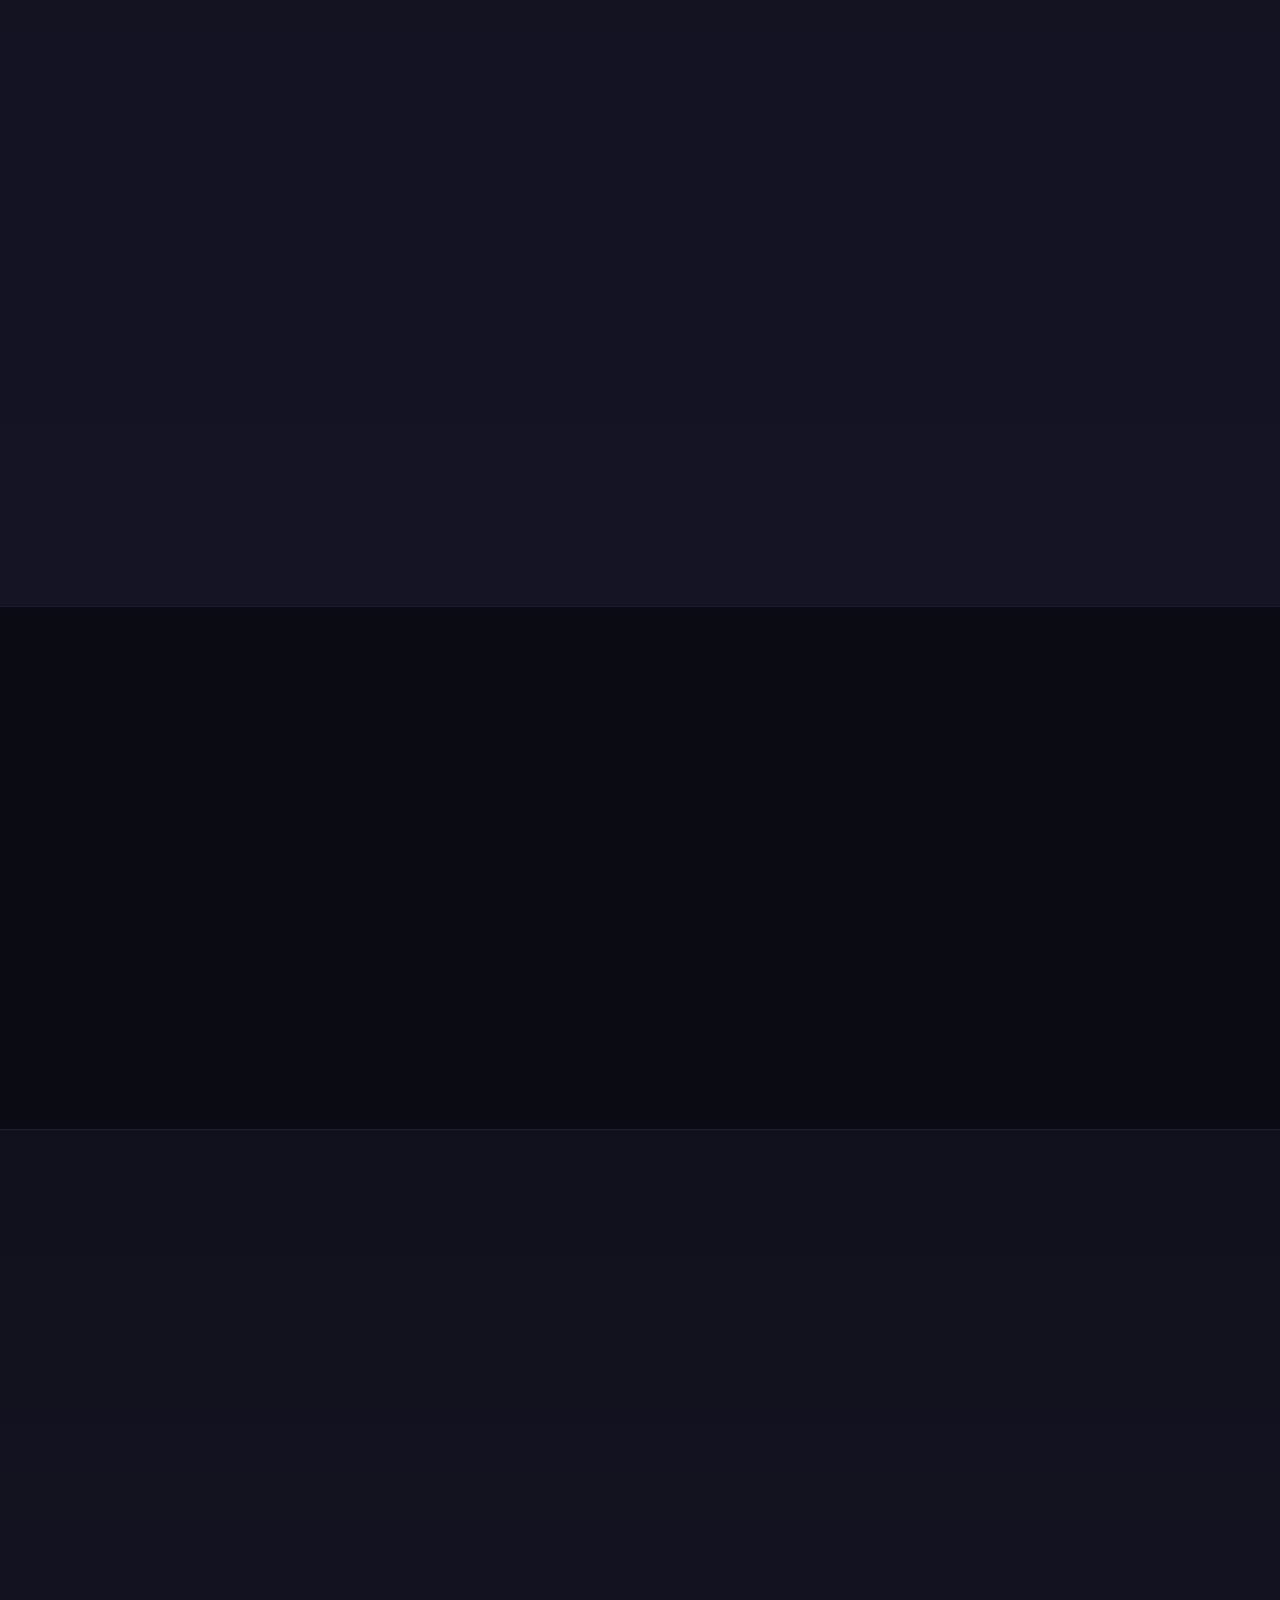
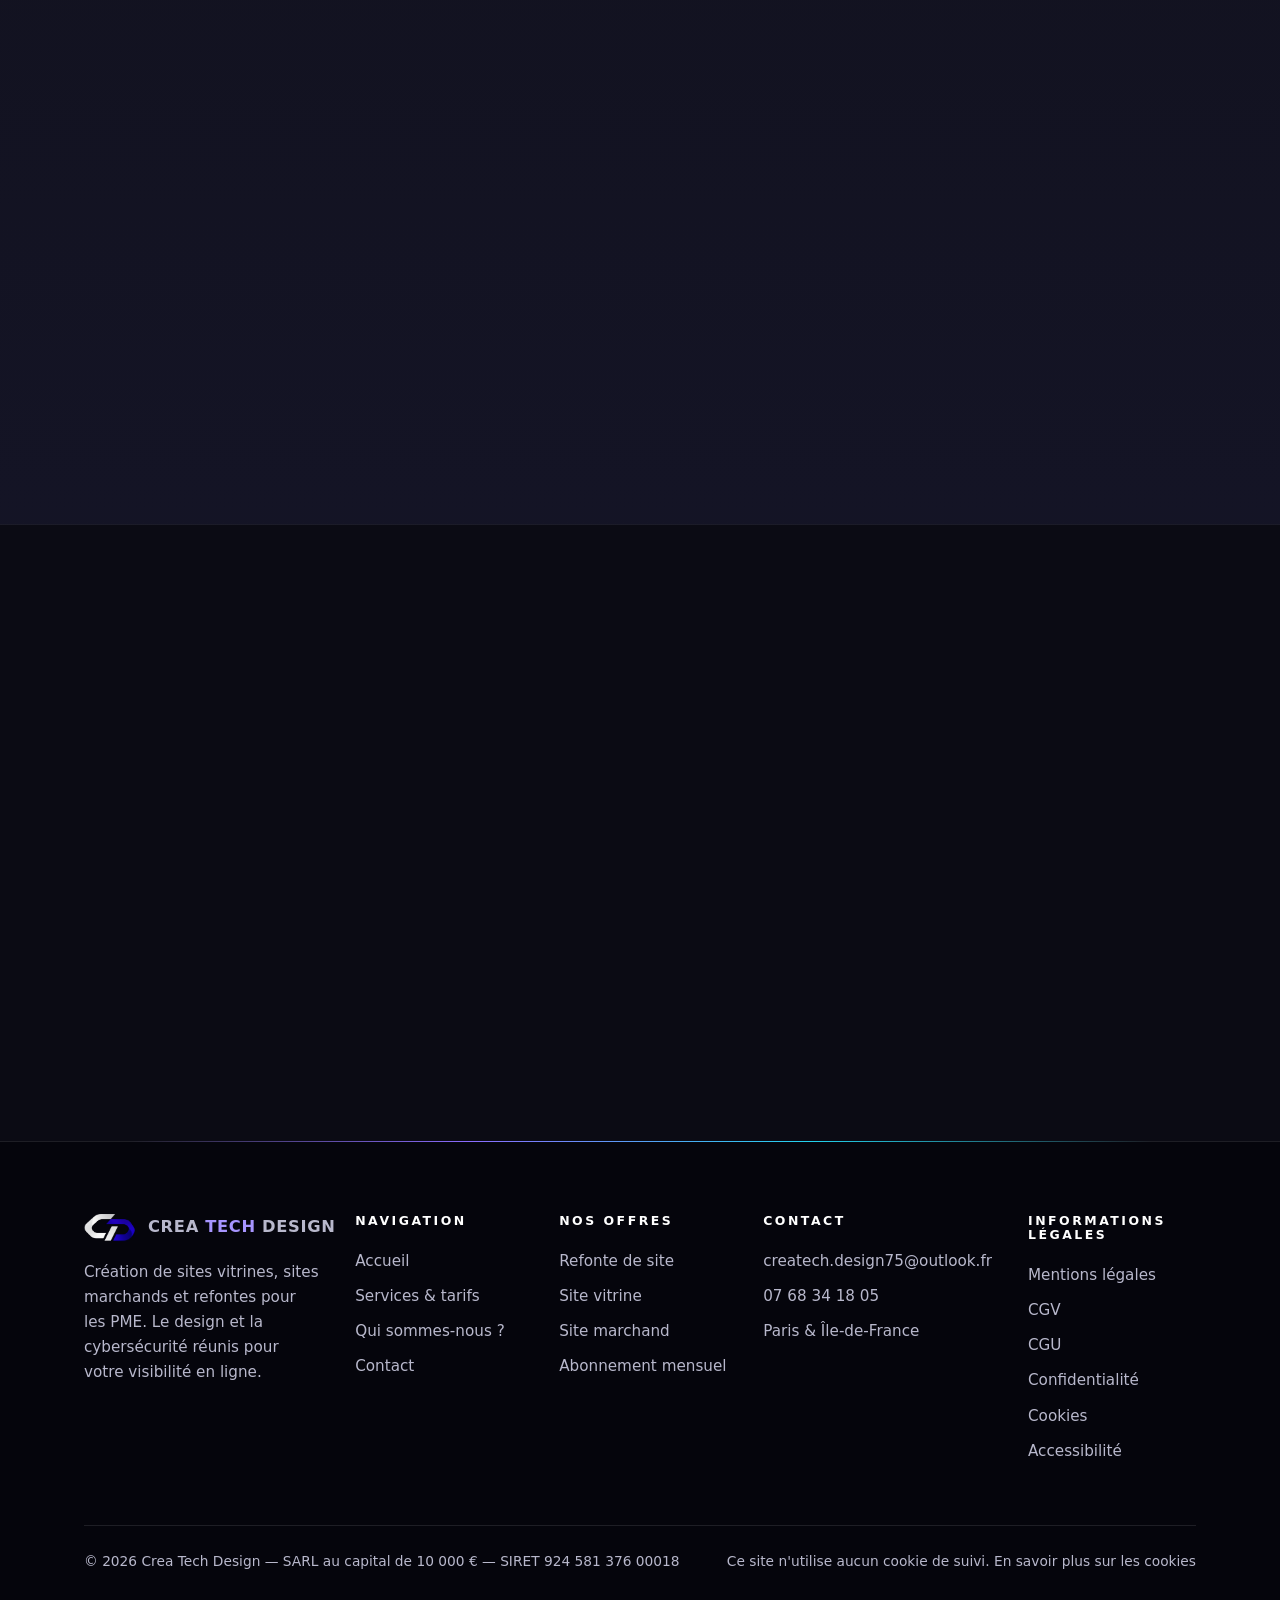
<file: services.html>
<!DOCTYPE html>
<html lang="fr" class="no-js">
<head>
  <meta charset="utf-8">
  <!-- Sécurité (GitHub Pages n'envoie pas d'en-têtes HTTP personnalisés : voir README, rubrique Sécurité) -->
  <meta http-equiv="Content-Security-Policy" content="default-src 'self'; script-src 'self'; style-src 'self'; img-src 'self' data:; media-src 'self'; font-src 'self'; connect-src 'self' https://api.web3forms.com; form-action 'self' https://api.web3forms.com; base-uri 'self'; object-src 'none'; upgrade-insecure-requests">
  <meta name="referrer" content="strict-origin-when-cross-origin">
  <meta name="viewport" content="width=device-width, initial-scale=1">
  <title>Services &amp; tarifs | Crea Tech Design</title>
  <meta name="description" content="Refonte de site à 1 900 € HT, site vitrine dès 2 480 € HT, site marchand sur devis dès 3 000 € HT. Hébergement et maintenance inclus. Découvrez nos offres en détail.">
  <meta name="theme-color" content="#0B0B14">
  <link rel="canonical" href="https://mmm-svc.github.io/crea-tech-design-3/services.html">
  <!-- Open Graph (aperçu lors d'un partage sur les réseaux) -->
  <meta property="og:type" content="website">
  <meta property="og:locale" content="fr_FR">
  <meta property="og:site_name" content="Crea Tech Design">
  <meta property="og:title" content="Services &amp; tarifs | Crea Tech Design">
  <meta property="og:description" content="Refonte de site à 1 900 € HT, site vitrine dès 2 480 € HT, site marchand sur devis dès 3 000 € HT. Hébergement et maintenance inclus. Découvrez nos offres en détail.">
  <meta property="og:url" content="https://mmm-svc.github.io/crea-tech-design-3/services.html">
  <meta property="og:image" content="https://mmm-svc.github.io/crea-tech-design-3/images/og-image.jpg">
  <link rel="icon" type="image/png" href="images/favicon.png">
  <link rel="apple-touch-icon" href="images/apple-touch-icon.png">
  <script src="js/a11y-init.js"></script>
  <link rel="stylesheet" href="css/style.css">
</head><body>
  <a class="skip-link" href="#main">Aller au contenu</a>

  <!-- ===== HEADER ===== -->
  <header class="site-header">
    <div class="container">
      <a class="brand" href="index.html" aria-label="Crea Tech Design — accueil">
        <img src="images/logo-mark-light.png" alt="" width="52" height="29">
        <span class="brand__name">CREA <span>TECH</span> DESIGN</span>
      </a>
      <button class="nav-toggle" type="button" aria-expanded="false" aria-controls="nav" aria-label="Ouvrir le menu">
        <span></span><span></span><span></span>
      </button>
      <nav class="nav" id="nav" aria-label="Navigation principale">
        <ul class="nav__list">
          <li><a class="nav__link" href="index.html">Accueil</a></li>
          <li><a class="nav__link" href="services.html" aria-current="page">Services &amp; tarifs</a></li>
          <li><a class="nav__link" href="a-propos.html">Qui sommes-nous ?</a></li>
          <li><a class="nav__link" href="contact.html">Contact</a></li>
        </ul>
        <a class="btn btn--primary" href="devis.html">Demander un devis</a>
      </nav>
    </div>
  </header>

  <main id="main" tabindex="-1">

    <section class="page-hero" data-parallax>
      <div class="container page-hero__grid">
        <div class="reveal">
          <span class="eyebrow">Services &amp; tarifs</span>
          <h1>Des offres claires, <span class="text-gradient">tout compris</span></h1>
          <p>Chaque offre inclut la création, l'hébergement et la maintenance de votre site. Pas de frais cachés : vous savez exactement ce que vous payez.</p>
          <div class="hero__actions">
            <a class="btn btn--primary" href="devis.html">Demander un devis</a>
            <a class="link-arrow" href="#offres">Voir les offres</a>
            <a class="link-arrow" href="#comparatif">Comparer les offres</a>
          </div>
        </div>
        <!-- Visuel décoratif : cartes de prix flottantes et formes géométriques en 3D -->
        <div class="price-scene" aria-hidden="true">
          <div class="price-scene__tilt">
            <span class="ring3d"></span>
            <div class="price-scene__card price-scene__card--1"><small>Refonte</small><strong>1 900 € HT</strong><i></i><i></i><i></i></div>
            <div class="price-scene__card price-scene__card--2"><small>Vitrine Premium</small><strong>2 890 € HT</strong><i></i><i></i><i></i></div>
            <div class="price-scene__card price-scene__card--3"><small>Site marchand</small><strong>dès 3 000 € HT</strong><i></i><i></i><i></i></div>
            <div class="cube"><span></span><span></span><span></span><span></span><span></span><span></span></div>
            <span class="orb"></span>
          </div>
        </div>
      </div>
    </section>

    <!-- ===== OFFRES ===== -->
    <section class="section section--tight" id="offres" aria-labelledby="offres-title">
      <div class="container">
        <h2 class="visually-hidden" id="offres-title">Nos offres et tarifs</h2>
        <div class="pricing">
          <article class="price-card reveal" data-tilt="4" id="refonte">
            <h3>Refonte de site</h3>
            <p class="price-card__desc">Donnez un coup de neuf à votre site existant.</p>
            <div class="price">
              <!-- PRIX --><span class="price__amount" data-count>1 900 €</span><!-- /PRIX --> <span class="price__note">HT</span>
            </div>
            <ul class="checklist">
              <li><svg viewBox="0 0 24 24" fill="none" stroke="currentColor" stroke-width="2" stroke-linecap="round" stroke-linejoin="round" aria-hidden="true"><path d="M20 6 9 17l-5-5"/></svg><span>Refonte complète du design et de l'ergonomie</span></li>
              <li><svg viewBox="0 0 24 24" fill="none" stroke="currentColor" stroke-width="2" stroke-linecap="round" stroke-linejoin="round" aria-hidden="true"><path d="M20 6 9 17l-5-5"/></svg><span>Reprise et optimisation de vos contenus</span></li>
              <li><svg viewBox="0 0 24 24" fill="none" stroke="currentColor" stroke-width="2" stroke-linecap="round" stroke-linejoin="round" aria-hidden="true"><path d="M20 6 9 17l-5-5"/></svg><span>Site responsive (mobile, tablette, ordinateur)</span></li>
              <li><svg viewBox="0 0 24 24" fill="none" stroke="currentColor" stroke-width="2" stroke-linecap="round" stroke-linejoin="round" aria-hidden="true"><path d="M20 6 9 17l-5-5"/></svg><span>Hébergement classique inclus</span></li>
              <li><svg viewBox="0 0 24 24" fill="none" stroke="currentColor" stroke-width="2" stroke-linecap="round" stroke-linejoin="round" aria-hidden="true"><path d="M20 6 9 17l-5-5"/></svg><span>Maintenance du site incluse</span></li>
              <li><svg viewBox="0 0 24 24" fill="none" stroke="currentColor" stroke-width="2" stroke-linecap="round" stroke-linejoin="round" aria-hidden="true"><path d="M20 6 9 17l-5-5"/></svg><span>Sécurisation et protection des données</span></li>
            </ul>
            <a class="btn btn--ghost btn--block" href="devis.html?offre=refonte">Choisir cette offre<span class="visually-hidden"> : Refonte de site</span></a>
          </article>
          <article class="price-card reveal" data-tilt="4" id="vitrine">
            <h3>Site vitrine Classique</h3>
            <p class="price-card__desc">Votre site professionnel créé sur mesure.</p>
            <div class="price">
              <!-- PRIX --><span class="price__amount" data-count>2 480 €</span><!-- /PRIX --> <span class="price__note">HT</span>
            </div>
            <ul class="checklist">
              <li><svg viewBox="0 0 24 24" fill="none" stroke="currentColor" stroke-width="2" stroke-linecap="round" stroke-linejoin="round" aria-hidden="true"><path d="M20 6 9 17l-5-5"/></svg><span>Création 100 % personnalisée</span></li>
              <li><svg viewBox="0 0 24 24" fill="none" stroke="currentColor" stroke-width="2" stroke-linecap="round" stroke-linejoin="round" aria-hidden="true"><path d="M20 6 9 17l-5-5"/></svg><span>Design moderne et responsive</span></li>
              <li><svg viewBox="0 0 24 24" fill="none" stroke="currentColor" stroke-width="2" stroke-linecap="round" stroke-linejoin="round" aria-hidden="true"><path d="M20 6 9 17l-5-5"/></svg><span>Optimisation du référencement (SEO) de base</span></li>
              <li><svg viewBox="0 0 24 24" fill="none" stroke="currentColor" stroke-width="2" stroke-linecap="round" stroke-linejoin="round" aria-hidden="true"><path d="M20 6 9 17l-5-5"/></svg><span>Formulaire de contact</span></li>
              <li><svg viewBox="0 0 24 24" fill="none" stroke="currentColor" stroke-width="2" stroke-linecap="round" stroke-linejoin="round" aria-hidden="true"><path d="M20 6 9 17l-5-5"/></svg><span>Hébergement classique inclus</span></li>
              <li><svg viewBox="0 0 24 24" fill="none" stroke="currentColor" stroke-width="2" stroke-linecap="round" stroke-linejoin="round" aria-hidden="true"><path d="M20 6 9 17l-5-5"/></svg><span>Maintenance du site incluse</span></li>
            </ul>
            <a class="btn btn--ghost btn--block" href="devis.html?offre=vitrine">Choisir cette offre<span class="visually-hidden"> : Site vitrine Classique</span></a>
          </article>
          <article class="price-card price-card--featured is-active reveal" data-tilt="4" id="premium">
            <span class="price-card__badge">Le plus populaire</span>
            <h3>Site vitrine Premium</h3>
            <p class="price-card__desc">Le Classique, avec plus de liberté au quotidien.</p>
            <div class="price">
              <!-- PRIX --><span class="price__amount" data-count>2 890 €</span><!-- /PRIX --> <span class="price__note">HT</span>
            </div>
            <ul class="checklist">
              <li><svg viewBox="0 0 24 24" fill="none" stroke="currentColor" stroke-width="2" stroke-linecap="round" stroke-linejoin="round" aria-hidden="true"><path d="M20 6 9 17l-5-5"/></svg><span>Tout le site vitrine Classique</span></li>
              <li><svg viewBox="0 0 24 24" fill="none" stroke="currentColor" stroke-width="2" stroke-linecap="round" stroke-linejoin="round" aria-hidden="true"><path d="M20 6 9 17l-5-5"/></svg><span>Nom de domaine personnalisé</span></li>
              <li><svg viewBox="0 0 24 24" fill="none" stroke="currentColor" stroke-width="2" stroke-linecap="round" stroke-linejoin="round" aria-hidden="true"><path d="M20 6 9 17l-5-5"/></svg><span><strong>4 modifications gratuites par mois</strong></span></li>
              <li><svg viewBox="0 0 24 24" fill="none" stroke="currentColor" stroke-width="2" stroke-linecap="round" stroke-linejoin="round" aria-hidden="true"><path d="M20 6 9 17l-5-5"/></svg><span>Hébergement classique inclus</span></li>
              <li><svg viewBox="0 0 24 24" fill="none" stroke="currentColor" stroke-width="2" stroke-linecap="round" stroke-linejoin="round" aria-hidden="true"><path d="M20 6 9 17l-5-5"/></svg><span>Maintenance du site incluse</span></li>
              <li><svg viewBox="0 0 24 24" fill="none" stroke="currentColor" stroke-width="2" stroke-linecap="round" stroke-linejoin="round" aria-hidden="true"><path d="M20 6 9 17l-5-5"/></svg><span>Accompagnement prioritaire</span></li>
            </ul>
            <a class="btn btn--ghost btn--block" href="devis.html?offre=premium">Choisir cette offre<span class="visually-hidden"> : Site vitrine Premium</span></a>
          </article>
          <article class="price-card reveal" data-tilt="4" id="ecommerce">
            <h3>Site marchand</h3>
            <p class="price-card__desc">Vendez vos produits en ligne, en toute sécurité.</p>
            <div class="price price--from">
              <span class="price__from">À partir de</span>
              <!-- PRIX --><span class="price__amount" data-count>3 000 €</span><!-- /PRIX --> <span class="price__note">HT</span>
            </div>
            <p class="price-card__quote">Devis sur mesure selon vos besoins</p>
            <ul class="checklist">
              <li><svg viewBox="0 0 24 24" fill="none" stroke="currentColor" stroke-width="2" stroke-linecap="round" stroke-linejoin="round" aria-hidden="true"><path d="M20 6 9 17l-5-5"/></svg><span>Tout le site vitrine</span></li>
              <li><svg viewBox="0 0 24 24" fill="none" stroke="currentColor" stroke-width="2" stroke-linecap="round" stroke-linejoin="round" aria-hidden="true"><path d="M20 6 9 17l-5-5"/></svg><span>Boutique en ligne et catalogue produits</span></li>
              <li><svg viewBox="0 0 24 24" fill="none" stroke="currentColor" stroke-width="2" stroke-linecap="round" stroke-linejoin="round" aria-hidden="true"><path d="M20 6 9 17l-5-5"/></svg><span>Paiement sécurisé sur le site</span></li>
              <li><svg viewBox="0 0 24 24" fill="none" stroke="currentColor" stroke-width="2" stroke-linecap="round" stroke-linejoin="round" aria-hidden="true"><path d="M20 6 9 17l-5-5"/></svg><span>Gestion des commandes</span></li>
              <li><svg viewBox="0 0 24 24" fill="none" stroke="currentColor" stroke-width="2" stroke-linecap="round" stroke-linejoin="round" aria-hidden="true"><path d="M20 6 9 17l-5-5"/></svg><span>Hébergement classique inclus</span></li>
              <li><svg viewBox="0 0 24 24" fill="none" stroke="currentColor" stroke-width="2" stroke-linecap="round" stroke-linejoin="round" aria-hidden="true"><path d="M20 6 9 17l-5-5"/></svg><span>Maintenance du site incluse</span></li>
            </ul>
            <a class="btn btn--ghost btn--block" href="devis.html?offre=ecommerce">Demander un devis<span class="visually-hidden"> pour un site marchand</span></a>
          </article>
        </div>
        <p class="prices-note reveal">Prix indiqués hors taxes (TVA 20 % en sus). Paiement à la livraison, sans acompte. Voir nos <a href="cgv.html">conditions générales de vente</a>.</p>

        <!-- ===== ABONNEMENT ===== -->
        <div class="subscription reveal" id="abonnement" data-tilt="2">
          <div>
            <span class="eyebrow">Option · cumulable avec toutes les offres</span>
            <h3>Abonnement <span class="text-gradient">Sérénité</span></h3>
            <p>Faites évoluer votre site autant que vous le souhaitez, sans vous soucier de rien.</p>
            <ul class="checklist">
              <li><svg viewBox="0 0 24 24" fill="none" stroke="currentColor" stroke-width="2" stroke-linecap="round" stroke-linejoin="round" aria-hidden="true"><path d="M20 6 9 17l-5-5"/></svg><span>Maintenance complète du site</span></li>
              <li><svg viewBox="0 0 24 24" fill="none" stroke="currentColor" stroke-width="2" stroke-linecap="round" stroke-linejoin="round" aria-hidden="true"><path d="M20 6 9 17l-5-5"/></svg><span>Hébergement choisi et géré par nos soins</span></li>
              <li><svg viewBox="0 0 24 24" fill="none" stroke="currentColor" stroke-width="2" stroke-linecap="round" stroke-linejoin="round" aria-hidden="true"><path d="M20 6 9 17l-5-5"/></svg><span><strong>Modifications illimitées</strong> chaque mois</span></li>
            </ul>
          </div>
          <div class="subscription__price">
            <div class="price">
              <!-- PRIX --><span class="price__amount" data-count>+45 €</span><!-- /PRIX -->
              <span class="price__note">HT / mois</span>
            </div>
            <a class="btn btn--ghost" href="devis.html?abonnement=1">Ajouter l'abonnement</a>
          </div>
        </div>
      </div>
    </section>

    <!-- ===== COMPARATIF ===== -->
    <section class="section section--alt" id="comparatif" data-scroll3d>
      <div class="container">
        <div class="section-head section-head--center reveal">
          <span class="eyebrow">Comparatif</span>
          <h2 id="compare-title">Quelle offre <span class="text-gradient">pour vous</span> ?</h2>
          <p>Toutes les fonctionnalités, offre par offre.</p>
        </div>
        <div class="compare reveal" role="region" aria-labelledby="compare-title" tabindex="0">
          <table class="compare__table">
            <caption class="visually-hidden">Fonctionnalités incluses dans chaque offre</caption>
            <thead>
              <tr>
                <th scope="col">Fonctionnalités</th>
                <th scope="col">Refonte<span>1 900 € HT</span></th>
                <th scope="col">Vitrine Classique<span>2 480 € HT</span></th>
                <th scope="col" class="is-featured">Vitrine Premium<span>2 890 € HT</span></th>
                <th scope="col">Site marchand<span>dès 3 000 € HT, sur devis</span></th>
              </tr>
            </thead>
            <tbody>
              <tr><th scope="row">Design sur mesure et responsive</th><td><span class="yes"><svg viewBox="0 0 24 24" fill="none" stroke="currentColor" stroke-width="3" stroke-linecap="round" stroke-linejoin="round" aria-hidden="true"><path d="M20 6 9 17l-5-5"/></svg><span class="visually-hidden">Inclus</span></span></td><td><span class="yes"><svg viewBox="0 0 24 24" fill="none" stroke="currentColor" stroke-width="3" stroke-linecap="round" stroke-linejoin="round" aria-hidden="true"><path d="M20 6 9 17l-5-5"/></svg><span class="visually-hidden">Inclus</span></span></td><td class="is-featured"><span class="yes"><svg viewBox="0 0 24 24" fill="none" stroke="currentColor" stroke-width="3" stroke-linecap="round" stroke-linejoin="round" aria-hidden="true"><path d="M20 6 9 17l-5-5"/></svg><span class="visually-hidden">Inclus</span></span></td><td><span class="yes"><svg viewBox="0 0 24 24" fill="none" stroke="currentColor" stroke-width="3" stroke-linecap="round" stroke-linejoin="round" aria-hidden="true"><path d="M20 6 9 17l-5-5"/></svg><span class="visually-hidden">Inclus</span></span></td></tr>
              <tr><th scope="row">Hébergement inclus</th><td><span class="yes"><svg viewBox="0 0 24 24" fill="none" stroke="currentColor" stroke-width="3" stroke-linecap="round" stroke-linejoin="round" aria-hidden="true"><path d="M20 6 9 17l-5-5"/></svg><span class="visually-hidden">Inclus</span></span></td><td><span class="yes"><svg viewBox="0 0 24 24" fill="none" stroke="currentColor" stroke-width="3" stroke-linecap="round" stroke-linejoin="round" aria-hidden="true"><path d="M20 6 9 17l-5-5"/></svg><span class="visually-hidden">Inclus</span></span></td><td class="is-featured"><span class="yes"><svg viewBox="0 0 24 24" fill="none" stroke="currentColor" stroke-width="3" stroke-linecap="round" stroke-linejoin="round" aria-hidden="true"><path d="M20 6 9 17l-5-5"/></svg><span class="visually-hidden">Inclus</span></span></td><td><span class="yes"><svg viewBox="0 0 24 24" fill="none" stroke="currentColor" stroke-width="3" stroke-linecap="round" stroke-linejoin="round" aria-hidden="true"><path d="M20 6 9 17l-5-5"/></svg><span class="visually-hidden">Inclus</span></span></td></tr>
              <tr><th scope="row">Maintenance incluse</th><td><span class="yes"><svg viewBox="0 0 24 24" fill="none" stroke="currentColor" stroke-width="3" stroke-linecap="round" stroke-linejoin="round" aria-hidden="true"><path d="M20 6 9 17l-5-5"/></svg><span class="visually-hidden">Inclus</span></span></td><td><span class="yes"><svg viewBox="0 0 24 24" fill="none" stroke="currentColor" stroke-width="3" stroke-linecap="round" stroke-linejoin="round" aria-hidden="true"><path d="M20 6 9 17l-5-5"/></svg><span class="visually-hidden">Inclus</span></span></td><td class="is-featured"><span class="yes"><svg viewBox="0 0 24 24" fill="none" stroke="currentColor" stroke-width="3" stroke-linecap="round" stroke-linejoin="round" aria-hidden="true"><path d="M20 6 9 17l-5-5"/></svg><span class="visually-hidden">Inclus</span></span></td><td><span class="yes"><svg viewBox="0 0 24 24" fill="none" stroke="currentColor" stroke-width="3" stroke-linecap="round" stroke-linejoin="round" aria-hidden="true"><path d="M20 6 9 17l-5-5"/></svg><span class="visually-hidden">Inclus</span></span></td></tr>
              <tr><th scope="row">Sécurisation et protection des données</th><td><span class="yes"><svg viewBox="0 0 24 24" fill="none" stroke="currentColor" stroke-width="3" stroke-linecap="round" stroke-linejoin="round" aria-hidden="true"><path d="M20 6 9 17l-5-5"/></svg><span class="visually-hidden">Inclus</span></span></td><td><span class="yes"><svg viewBox="0 0 24 24" fill="none" stroke="currentColor" stroke-width="3" stroke-linecap="round" stroke-linejoin="round" aria-hidden="true"><path d="M20 6 9 17l-5-5"/></svg><span class="visually-hidden">Inclus</span></span></td><td class="is-featured"><span class="yes"><svg viewBox="0 0 24 24" fill="none" stroke="currentColor" stroke-width="3" stroke-linecap="round" stroke-linejoin="round" aria-hidden="true"><path d="M20 6 9 17l-5-5"/></svg><span class="visually-hidden">Inclus</span></span></td><td><span class="yes"><svg viewBox="0 0 24 24" fill="none" stroke="currentColor" stroke-width="3" stroke-linecap="round" stroke-linejoin="round" aria-hidden="true"><path d="M20 6 9 17l-5-5"/></svg><span class="visually-hidden">Inclus</span></span></td></tr>
              <tr><th scope="row">Reprise et optimisation de vos contenus</th><td><span class="yes"><svg viewBox="0 0 24 24" fill="none" stroke="currentColor" stroke-width="3" stroke-linecap="round" stroke-linejoin="round" aria-hidden="true"><path d="M20 6 9 17l-5-5"/></svg><span class="visually-hidden">Inclus</span></span></td><td><span class="no"><svg viewBox="0 0 24 24" fill="none" stroke="currentColor" stroke-width="3" stroke-linecap="round" stroke-linejoin="round" aria-hidden="true"><path d="M18 6 6 18M6 6l12 12"/></svg><span class="visually-hidden">Non inclus</span></span></td><td class="is-featured"><span class="no"><svg viewBox="0 0 24 24" fill="none" stroke="currentColor" stroke-width="3" stroke-linecap="round" stroke-linejoin="round" aria-hidden="true"><path d="M18 6 6 18M6 6l12 12"/></svg><span class="visually-hidden">Non inclus</span></span></td><td><span class="no"><svg viewBox="0 0 24 24" fill="none" stroke="currentColor" stroke-width="3" stroke-linecap="round" stroke-linejoin="round" aria-hidden="true"><path d="M18 6 6 18M6 6l12 12"/></svg><span class="visually-hidden">Non inclus</span></span></td></tr>
              <tr><th scope="row">Formulaire de contact et référencement (SEO) de base</th><td><span class="no"><svg viewBox="0 0 24 24" fill="none" stroke="currentColor" stroke-width="3" stroke-linecap="round" stroke-linejoin="round" aria-hidden="true"><path d="M18 6 6 18M6 6l12 12"/></svg><span class="visually-hidden">Non inclus</span></span></td><td><span class="yes"><svg viewBox="0 0 24 24" fill="none" stroke="currentColor" stroke-width="3" stroke-linecap="round" stroke-linejoin="round" aria-hidden="true"><path d="M20 6 9 17l-5-5"/></svg><span class="visually-hidden">Inclus</span></span></td><td class="is-featured"><span class="yes"><svg viewBox="0 0 24 24" fill="none" stroke="currentColor" stroke-width="3" stroke-linecap="round" stroke-linejoin="round" aria-hidden="true"><path d="M20 6 9 17l-5-5"/></svg><span class="visually-hidden">Inclus</span></span></td><td><span class="yes"><svg viewBox="0 0 24 24" fill="none" stroke="currentColor" stroke-width="3" stroke-linecap="round" stroke-linejoin="round" aria-hidden="true"><path d="M20 6 9 17l-5-5"/></svg><span class="visually-hidden">Inclus</span></span></td></tr>
              <tr><th scope="row">Nom de domaine personnalisé</th><td><span class="no"><svg viewBox="0 0 24 24" fill="none" stroke="currentColor" stroke-width="3" stroke-linecap="round" stroke-linejoin="round" aria-hidden="true"><path d="M18 6 6 18M6 6l12 12"/></svg><span class="visually-hidden">Non inclus</span></span></td><td><span class="no"><svg viewBox="0 0 24 24" fill="none" stroke="currentColor" stroke-width="3" stroke-linecap="round" stroke-linejoin="round" aria-hidden="true"><path d="M18 6 6 18M6 6l12 12"/></svg><span class="visually-hidden">Non inclus</span></span></td><td class="is-featured"><span class="yes"><svg viewBox="0 0 24 24" fill="none" stroke="currentColor" stroke-width="3" stroke-linecap="round" stroke-linejoin="round" aria-hidden="true"><path d="M20 6 9 17l-5-5"/></svg><span class="visually-hidden">Inclus</span></span></td><td><span class="no"><svg viewBox="0 0 24 24" fill="none" stroke="currentColor" stroke-width="3" stroke-linecap="round" stroke-linejoin="round" aria-hidden="true"><path d="M18 6 6 18M6 6l12 12"/></svg><span class="visually-hidden">Non inclus</span></span></td></tr>
              <tr><th scope="row">4 modifications gratuites par mois</th><td><span class="no"><svg viewBox="0 0 24 24" fill="none" stroke="currentColor" stroke-width="3" stroke-linecap="round" stroke-linejoin="round" aria-hidden="true"><path d="M18 6 6 18M6 6l12 12"/></svg><span class="visually-hidden">Non inclus</span></span></td><td><span class="no"><svg viewBox="0 0 24 24" fill="none" stroke="currentColor" stroke-width="3" stroke-linecap="round" stroke-linejoin="round" aria-hidden="true"><path d="M18 6 6 18M6 6l12 12"/></svg><span class="visually-hidden">Non inclus</span></span></td><td class="is-featured"><span class="yes"><svg viewBox="0 0 24 24" fill="none" stroke="currentColor" stroke-width="3" stroke-linecap="round" stroke-linejoin="round" aria-hidden="true"><path d="M20 6 9 17l-5-5"/></svg><span class="visually-hidden">Inclus</span></span></td><td><span class="no"><svg viewBox="0 0 24 24" fill="none" stroke="currentColor" stroke-width="3" stroke-linecap="round" stroke-linejoin="round" aria-hidden="true"><path d="M18 6 6 18M6 6l12 12"/></svg><span class="visually-hidden">Non inclus</span></span></td></tr>
              <tr><th scope="row">Accompagnement prioritaire</th><td><span class="no"><svg viewBox="0 0 24 24" fill="none" stroke="currentColor" stroke-width="3" stroke-linecap="round" stroke-linejoin="round" aria-hidden="true"><path d="M18 6 6 18M6 6l12 12"/></svg><span class="visually-hidden">Non inclus</span></span></td><td><span class="no"><svg viewBox="0 0 24 24" fill="none" stroke="currentColor" stroke-width="3" stroke-linecap="round" stroke-linejoin="round" aria-hidden="true"><path d="M18 6 6 18M6 6l12 12"/></svg><span class="visually-hidden">Non inclus</span></span></td><td class="is-featured"><span class="yes"><svg viewBox="0 0 24 24" fill="none" stroke="currentColor" stroke-width="3" stroke-linecap="round" stroke-linejoin="round" aria-hidden="true"><path d="M20 6 9 17l-5-5"/></svg><span class="visually-hidden">Inclus</span></span></td><td><span class="no"><svg viewBox="0 0 24 24" fill="none" stroke="currentColor" stroke-width="3" stroke-linecap="round" stroke-linejoin="round" aria-hidden="true"><path d="M18 6 6 18M6 6l12 12"/></svg><span class="visually-hidden">Non inclus</span></span></td></tr>
              <tr><th scope="row">Boutique en ligne et catalogue produits</th><td><span class="no"><svg viewBox="0 0 24 24" fill="none" stroke="currentColor" stroke-width="3" stroke-linecap="round" stroke-linejoin="round" aria-hidden="true"><path d="M18 6 6 18M6 6l12 12"/></svg><span class="visually-hidden">Non inclus</span></span></td><td><span class="no"><svg viewBox="0 0 24 24" fill="none" stroke="currentColor" stroke-width="3" stroke-linecap="round" stroke-linejoin="round" aria-hidden="true"><path d="M18 6 6 18M6 6l12 12"/></svg><span class="visually-hidden">Non inclus</span></span></td><td class="is-featured"><span class="no"><svg viewBox="0 0 24 24" fill="none" stroke="currentColor" stroke-width="3" stroke-linecap="round" stroke-linejoin="round" aria-hidden="true"><path d="M18 6 6 18M6 6l12 12"/></svg><span class="visually-hidden">Non inclus</span></span></td><td><span class="yes"><svg viewBox="0 0 24 24" fill="none" stroke="currentColor" stroke-width="3" stroke-linecap="round" stroke-linejoin="round" aria-hidden="true"><path d="M20 6 9 17l-5-5"/></svg><span class="visually-hidden">Inclus</span></span></td></tr>
              <tr><th scope="row">Paiement sécurisé et gestion des commandes</th><td><span class="no"><svg viewBox="0 0 24 24" fill="none" stroke="currentColor" stroke-width="3" stroke-linecap="round" stroke-linejoin="round" aria-hidden="true"><path d="M18 6 6 18M6 6l12 12"/></svg><span class="visually-hidden">Non inclus</span></span></td><td><span class="no"><svg viewBox="0 0 24 24" fill="none" stroke="currentColor" stroke-width="3" stroke-linecap="round" stroke-linejoin="round" aria-hidden="true"><path d="M18 6 6 18M6 6l12 12"/></svg><span class="visually-hidden">Non inclus</span></span></td><td class="is-featured"><span class="no"><svg viewBox="0 0 24 24" fill="none" stroke="currentColor" stroke-width="3" stroke-linecap="round" stroke-linejoin="round" aria-hidden="true"><path d="M18 6 6 18M6 6l12 12"/></svg><span class="visually-hidden">Non inclus</span></span></td><td><span class="yes"><svg viewBox="0 0 24 24" fill="none" stroke="currentColor" stroke-width="3" stroke-linecap="round" stroke-linejoin="round" aria-hidden="true"><path d="M20 6 9 17l-5-5"/></svg><span class="visually-hidden">Inclus</span></span></td></tr>
              <tr><th scope="row">Abonnement Sérénité (modifications illimitées)</th><td><span class="compare__option">En option · 45 € HT/mois</span></td><td><span class="compare__option">En option · 45 € HT/mois</span></td><td class="is-featured"><span class="compare__option">En option · 45 € HT/mois</span></td><td><span class="compare__option">En option · 45 € HT/mois</span></td></tr>
            </tbody>
          </table>
        </div>
        <p class="compare-hint" aria-hidden="true">Faites glisser le tableau pour voir toutes les offres →</p>
      </div>
    </section>

    <!-- ===== GARANTIE ===== -->
    <section class="section" data-scroll3d>
      <div class="container">
        <div class="guarantee reveal" data-parallax>
          <div class="shield3d" aria-hidden="true">
            <span class="shield3d__glow"></span>
            <div class="shield3d__tilt">
              <div class="shield3d__body">
                <span class="shield3d__layer"></span>
                <span class="shield3d__layer"></span>
                <span class="shield3d__layer"></span>
                <span class="shield3d__layer"></span>
                <span class="shield3d__layer"></span>
                <span class="shield3d__face"><svg viewBox="0 0 24 24" fill="none" stroke="currentColor" stroke-width="2.4" stroke-linecap="round" stroke-linejoin="round"><path d="M20 6 9 17l-5-5"/></svg></span>
              </div>
            </div>
          </div>
          <div>
            <h2>Garantie &amp; <span class="text-gradient">sécurité</span></h2>
            <p>Tous nos sites sont garantis et conçus pour protéger les données de vos clients. Notre double expertise en design web et en cybersécurité vous assure un site à la fois beau et sûr : connexion HTTPS, mises à jour, sauvegardes et conformité RGPD.</p>
          </div>
        </div>
      </div>
    </section>

    <!-- ===== FAQ ===== -->
    <section class="section section--alt" data-scroll3d>
      <div class="container">
        <div class="section-head section-head--center reveal">
          <span class="eyebrow">Questions fréquentes</span>
          <h2>Vous vous posez des <span class="text-gradient">questions</span> ?</h2>
        </div>
        <div class="faq">
          <details class="reveal">
            <summary>Combien de temps faut-il pour créer mon site ?</summary>
            <p>En général, comptez 2 à 4 semaines pour un site vitrine et 4 à 8 semaines pour un site marchand, selon la quantité de contenu et vos retours. Nous vous donnons un planning précis dès le devis.</p>
          </details>
          <details class="reveal">
            <summary>L'hébergement est-il vraiment inclus ?</summary>
            <p>Oui. Toutes nos offres comprennent un hébergement classique et la maintenance du site. Vous n'avez aucun prestataire supplémentaire à gérer.</p>
          </details>
          <details class="reveal">
            <summary>Le site m'appartient-il ?</summary>
            <p>Oui, le site et ses contenus vous appartiennent. Si vous souhaitez un jour changer de prestataire, nous vous remettons l'ensemble des fichiers.</p>
          </details>
          <details class="reveal">
            <summary>Comment fonctionnent les modifications ?</summary>
            <p>Avec l'offre Premium, vous bénéficiez de 4 modifications gratuites par mois. Avec l'abonnement mensuel à 45 € HT, les modifications sont illimitées. Sinon, chaque modification fait l'objet d'un petit devis.</p>
          </details>
          <details class="reveal">
            <summary>Comment protégez-vous mon site et mes clients ?</summary>
            <p>Grâce à notre double compétence en cybersécurité : connexion HTTPS, mises à jour régulières, sauvegardes, protection des formulaires contre le spam et respect du RGPD. Les données de vos clients sont protégées.</p>
          </details>
          <details class="reveal">
            <summary>Comment se passe le paiement ?</summary>
            <p>Aucun acompte : vous payez à la livraison de votre site, à réception de la facture, par virement bancaire (ou en espèces pour les montants inférieurs ou égaux à 1 000 €). L'abonnement Sérénité, s'il est choisi, est facturé chaque mois. Tous nos prix sont indiqués hors taxes (TVA 20 % en sus).</p>
          </details>
          <details class="reveal">
            <summary>Puis-je résilier l'abonnement ?</summary>
            <p>Oui, à tout moment. L'abonnement Sérénité est sans engagement de durée : il suffit de nous prévenir par email, avec un préavis d'un mois. Tout mois commencé reste dû. Détails dans nos <a href="cgv.html#article-11">CGV</a>.</p>
          </details>
        </div>
      </div>
    </section>

    <section class="section" data-scroll3d>
      <div class="container">
        <div class="cta reveal" data-parallax>
          <div class="cta__inner">
            <span class="eyebrow">Parlons de votre projet</span>
            <h2>Une offre vous <span class="text-gradient">intéresse</span> ?</h2>
            <p>Décrivez-nous votre projet : nous vous conseillons la formule la plus adaptée, sans engagement.</p>
            <div class="hero__actions">
              <a class="btn btn--primary" href="devis.html">Demander un devis</a>
              <a class="link-arrow" href="#offres">Revoir les offres</a>
            </div>
          </div>
        </div>
      </div>
    </section>
  </main>

  <!-- ===== FOOTER ===== -->
  <footer class="site-footer">
    <div class="container">
      <div class="footer__grid">
        <div>
          <a class="brand" href="index.html" aria-label="Crea Tech Design — accueil">
            <img src="images/logo-mark-light.png" alt="" width="52" height="29">
            <span class="brand__name">CREA <span>TECH</span> DESIGN</span>
          </a>
          <p>Création de sites vitrines, sites marchands et refontes pour les PME. Le design et la cybersécurité réunis pour votre visibilité en ligne.</p>
        </div>
        <nav aria-labelledby="footer-nav-title">
          <h2 id="footer-nav-title">Navigation</h2>
          <ul>
            <li><a href="index.html">Accueil</a></li>
            <li><a href="services.html">Services &amp; tarifs</a></li>
            <li><a href="a-propos.html">Qui sommes-nous ?</a></li>
            <li><a href="contact.html">Contact</a></li>
          </ul>
        </nav>
        <div>
          <h2>Nos offres</h2>
          <ul>
            <li><a href="services.html#refonte">Refonte de site</a></li>
            <li><a href="services.html#vitrine">Site vitrine</a></li>
            <li><a href="services.html#ecommerce">Site marchand</a></li>
            <li><a href="services.html#abonnement">Abonnement mensuel</a></li>
          </ul>
        </div>
        <div>
          <h2>Contact</h2>
          <ul>
            <li><a href="mailto:createch.design75@outlook.fr">createch.design75@outlook.fr</a></li>
            <li><a href="tel:+33768341805">07 68 34 18 05</a></li>
            <li>Paris &amp; Île-de-France</li>
          </ul>
        </div>
        <nav aria-labelledby="footer-legal-title">
          <h2 id="footer-legal-title">Informations légales</h2>
          <ul>
            <li><a href="mentions-legales.html">Mentions légales</a></li>
            <li><a href="cgv.html">CGV</a></li>
            <li><a href="cgu.html">CGU</a></li>
            <li><a href="confidentialite.html">Confidentialité</a></li>
            <li><a href="cookies.html">Cookies</a></li>
            <li><a href="accessibilite.html">Accessibilité</a></li>
          </ul>
        </nav>
      </div>
      <div class="footer__bottom">
        <!-- Numéros FICTIFS (maquette interne) : à remplacer par les vrais avant toute publication -->
        <p>© <span data-year>2026</span> Crea Tech Design — SARL au capital de 10 000 € — SIRET 924 581 376 00018</p>
        <p>Ce site n'utilise aucun cookie de suivi. <a href="cookies.html">En savoir plus sur les cookies</a></p>
      </div>
    </div>
  </footer>

  <script src="js/main.js"></script>
  <script src="js/a11y.js"></script>
  <script src="js/effects-3d.js"></script>
</body>
</html>
</file>
<file: css/style.css>
/* ==========================================================================
   Crea Tech Design — feuille de style principale (thème sombre)
   Sommaire :
   1. Variables (couleurs, espacements…)
   2. Base, typographie & fond animé
   3. Utilitaires & layout
   4. Boutons
   5. Header & navigation
   6. Hero de l'accueil (couches 3D)
   7. Sections & cartes en verre
   8. Tarifs (cadre lumineux, abonnement, comparatif, garantie)
   9. Étapes, frise, valeurs, zone
   10. FAQ
   11. Contact & formulaire
   12. CTA & footer
   13. Pages légales
   14. Animations (apparitions, scroll 3D)
   15. Responsive
   16. Effets dynamiques (progression, tilt, halo, curseur, chargement)
   17. Hero : vitrine 3D & sélecteurs
   18. Mockups des sites d'exemple
   19. Exemples de réalisations
   20. Équipe (cartes qui se retournent) & infobulles
   21. Modale d'aperçu & sites d'exemple détaillés
   22. En-têtes 3D des pages internes
   23. Vidéo de présentation (accueil)
   24. Accessibilité (panneau, contraste, animations), pages légales, 404 & sécurité
   ========================================================================== */

/* 1. Variables ------------------------------------------------------------ */
:root {
  /* Fonds */
  --c-bg: #0B0B14;
  --c-bg-2: #12121F;
  --c-bg-3: #16162A;
  --c-surface: #16162A;
  /* Textes */
  --c-text: #FFFFFF;
  --c-muted: #B8B8CC;
  --c-soft: #D4D4E2;
  /* Violet (identité) + touches secondaires réservées aux dégradés et halos */
  --c-violet: #4F2BEA;
  --c-violet-2: #6C4BFF;
  --c-violet-3: #8B6CFF;
  --c-violet-4: #A795FF;
  --c-violet-5: #C4B5FD;
  --c-cyan: #22D3EE;
  --c-pink: #EC4899;
  /* Verre */
  --c-glass: rgba(255, 255, 255, .05);
  --c-glass-2: rgba(255, 255, 255, .08);
  --c-line: rgba(255, 255, 255, .1);
  --c-line-2: rgba(255, 255, 255, .2);
  --c-link: #A795FF;
  --c-success: #34D399;
  --c-error: #FF8A9A;
  /* Compatibilité : anciens noms encore utilisés par les mockups */
  --c-ink: #0B0B14;

  --grad: linear-gradient(135deg, var(--c-violet) 0%, var(--c-violet-2) 100%);
  --grad-glow: linear-gradient(135deg, #8B6CFF 0%, #22D3EE 50%, #EC4899 100%);
  --grad-text: linear-gradient(90deg, #8B6CFF, #A795FF 25%, #22D3EE 50%, #A795FF 75%, #8B6CFF);
  --grad-glass: linear-gradient(160deg, rgba(255, 255, 255, .075), rgba(255, 255, 255, .03));

  --font: system-ui, -apple-system, "Segoe UI", Roboto, "Helvetica Neue", Arial, sans-serif;

  --radius-sm: 10px;
  --radius: 16px;
  --radius-lg: 24px;

  --shadow-sm: 0 1px 2px rgba(0, 0, 0, .3), 0 4px 14px rgba(0, 0, 0, .25);
  --shadow: 0 8px 24px rgba(0, 0, 0, .35), 0 24px 60px rgba(0, 0, 0, .35);
  --shadow-violet: 0 10px 34px rgba(108, 75, 255, .45);
  --glow: 0 0 0 1px rgba(167, 149, 255, .5), 0 18px 60px rgba(108, 75, 255, .35);

  --blur: blur(14px) saturate(140%);

  --container: 1160px;
  --gutter: 24px;
  --section: clamp(64px, 9vw, 112px);
  --header-h: 72px;
}

/* 2. Base, typographie & fond animé -------------------------------------- */
*, *::before, *::after { box-sizing: border-box; }

html {
  scroll-behavior: smooth;
  -webkit-text-size-adjust: 100%;
  color-scheme: dark;
  background: var(--c-bg);
}

body {
  margin: 0;
  font-family: var(--font);
  font-size: 1.0625rem; /* 17 px, suit l'option « Taille du texte » */
  line-height: 1.65;
  color: var(--c-text);
  -webkit-font-smoothing: antialiased;
  overflow-x: hidden;
}

/* Halos lumineux (blobs) qui dérivent lentement derrière tout le site */
body::before {
  content: "";
  position: fixed;
  inset: -20vmax;
  z-index: -2;
  pointer-events: none;
  background:
    radial-gradient(38vmax 38vmax at 22% 22%, rgba(79, 43, 234, .38), transparent 62%),
    radial-gradient(30vmax 30vmax at 82% 28%, rgba(34, 211, 238, .12), transparent 62%),
    radial-gradient(42vmax 42vmax at 64% 82%, rgba(108, 75, 255, .26), transparent 62%),
    radial-gradient(26vmax 26vmax at 14% 78%, rgba(236, 72, 153, .1), transparent 62%);
  animation: bg-drift 36s ease-in-out infinite alternate;
  will-change: transform;
}
/* Fine grille + étoiles pour la profondeur */
body::after {
  content: "";
  position: fixed;
  inset: 0;
  z-index: -1;
  pointer-events: none;
  background-image:
    radial-gradient(1px 1px at 24px 36px, rgba(255, 255, 255, .55), transparent),
    radial-gradient(1px 1px at 132px 88px, rgba(255, 255, 255, .35), transparent),
    radial-gradient(1.5px 1.5px at 196px 170px, rgba(196, 181, 253, .6), transparent),
    radial-gradient(1px 1px at 66px 210px, rgba(255, 255, 255, .3), transparent),
    linear-gradient(rgba(255, 255, 255, .035) 1px, transparent 1px),
    linear-gradient(90deg, rgba(255, 255, 255, .035) 1px, transparent 1px);
  background-size: 240px 240px, 240px 240px, 240px 240px, 240px 240px, 64px 64px, 64px 64px;
  -webkit-mask-image: radial-gradient(ellipse 90% 80% at 50% 30%, #000 30%, transparent 85%);
  mask-image: radial-gradient(ellipse 90% 80% at 50% 30%, #000 30%, transparent 85%);
}
@keyframes bg-drift {
  0% { transform: translate3d(0, 0, 0) rotate(0) scale(1); }
  50% { transform: translate3d(4vmax, -3vmax, 0) rotate(8deg) scale(1.08); }
  100% { transform: translate3d(-3vmax, 2vmax, 0) rotate(-6deg) scale(1.02); }
}

img, svg { display: block; max-width: 100%; }
img { height: auto; }

h1, h2, h3, h4 {
  margin: 0 0 .5em;
  line-height: 1.15;
  font-weight: 800;
  letter-spacing: -0.025em;
  color: var(--c-text);
}
h1 { font-size: clamp(2.3rem, 5.2vw, 3.9rem); }
h2 { font-size: clamp(1.8rem, 3.6vw, 2.7rem); }
h3 { font-size: 1.25rem; letter-spacing: -0.015em; }

p { margin: 0 0 1em; }

a { color: var(--c-link); text-decoration: none; }
a:hover { text-decoration: underline; }

:focus-visible {
  outline: 3px solid var(--c-violet-4);
  outline-offset: 3px;
  border-radius: 6px;
}

::selection { background: var(--c-violet-2); color: #fff; }

.skip-link {
  position: absolute;
  left: 16px;
  top: -60px;
  z-index: 700;
  padding: 10px 16px;
  background: #fff;
  color: var(--c-bg);
  border-radius: var(--radius-sm);
  font-weight: 600;
}
.skip-link:focus { top: 12px; }
/* Cible du lien « Aller au contenu » : reçoit le focus sans cadre */
main:focus { outline: none; }

/* 3. Utilitaires & layout ------------------------------------------------ */
.container {
  width: 100%;
  max-width: var(--container);
  margin: 0 auto;
  padding: 0 var(--gutter);
}

.section { position: relative; padding: var(--section) 0; }
/* Sections alternées, légèrement plus claires (laissent deviner les halos) */
.section--alt {
  background: linear-gradient(180deg, rgba(18, 18, 31, .82), rgba(22, 22, 42, .82));
  border-top: 1px solid rgba(255, 255, 255, .05);
  border-bottom: 1px solid rgba(255, 255, 255, .05);
}
.section--dark {
  overflow: hidden;
  background:
    radial-gradient(60% 80% at 50% 0%, rgba(108, 75, 255, .22), transparent 70%),
    radial-gradient(40% 50% at 90% 100%, rgba(34, 211, 238, .08), transparent 70%),
    rgba(9, 9, 18, .9);
  border-top: 1px solid rgba(167, 149, 255, .12);
  border-bottom: 1px solid rgba(167, 149, 255, .12);
}

.eyebrow {
  display: inline-flex;
  align-items: center;
  gap: 10px;
  margin-bottom: 14px;
  font-size: .78rem;
  font-weight: 600;
  letter-spacing: .28em;
  text-transform: uppercase;
  color: var(--c-violet-4);
}
.eyebrow::before {
  content: "";
  width: 22px;
  height: 2px;
  border-radius: 2px;
  background: var(--grad-glow);
}
.section-head--center .eyebrow::before,
.cta .eyebrow::before { display: none; }

.section-head { max-width: 680px; margin-bottom: 56px; }
.section-head--center { margin-left: auto; margin-right: auto; text-align: center; }
.section-head p { color: var(--c-muted); font-size: 1.1rem; }

/* Mots-clés en dégradé animé */
.text-gradient {
  background: var(--grad-text);
  background-size: 200% auto;
  -webkit-background-clip: text;
  background-clip: text;
  color: transparent;
  -webkit-text-fill-color: transparent;
  animation: text-shine 6s linear infinite;
}
@keyframes text-shine { to { background-position: 200% center; } }

.grid { display: grid; gap: 24px; }
.grid-2 { grid-template-columns: repeat(2, 1fr); }
.grid-3 { grid-template-columns: repeat(3, 1fr); }
.grid-4 { grid-template-columns: repeat(4, 1fr); }

.visually-hidden {
  position: absolute !important;
  width: 1px; height: 1px;
  overflow: hidden;
  clip: rect(0 0 0 0);
  white-space: nowrap;
}

/* Animations en pause quand le bloc est hors écran (main.js) */
.is-paused,
.is-paused *,
.is-paused::before,
.is-paused::after { animation-play-state: paused !important; }

/* 4. Boutons ------------------------------------------------------------- */
.btn {
  display: inline-flex;
  align-items: center;
  justify-content: center;
  gap: 8px;
  padding: 14px 26px;
  border: 1.5px solid transparent;
  border-radius: 999px;
  font: inherit;
  font-size: .98rem;
  font-weight: 600;
  line-height: 1;
  cursor: pointer;
  position: relative;
  overflow: hidden;
  transition: transform .2s ease, box-shadow .2s ease, background-color .2s ease, border-color .2s ease, color .2s ease;
}
.btn:hover { text-decoration: none; transform: translateY(-2px); }
.btn svg { width: 18px; height: 18px; }

.btn--primary { background: var(--grad); color: #fff; box-shadow: var(--shadow-violet); }
.btn--primary:hover { box-shadow: 0 14px 44px rgba(108, 75, 255, .6), 0 0 0 1px rgba(196, 181, 253, .35); }

.btn--ghost { background: rgba(255, 255, 255, .04); color: #fff; border-color: var(--c-line-2); }
.btn--ghost:hover { border-color: var(--c-violet-4); background: rgba(167, 149, 255, .1); }

.btn--light { background: #fff; color: var(--c-bg); box-shadow: 0 10px 34px rgba(255, 255, 255, .18); }
.btn--light:hover { box-shadow: 0 14px 44px rgba(196, 181, 253, .4); }

.btn--block { width: 100%; }

.link-arrow { font-weight: 600; display: inline-flex; align-items: center; gap: 6px; color: var(--c-violet-4); }
.link-arrow::after { content: "→"; transition: transform .2s ease; }
.link-arrow:hover { text-decoration: none; color: #fff; }
.link-arrow:hover::after { transform: translateX(4px); }

/* 5. Header & navigation ------------------------------------------------- */
.site-header {
  position: sticky;
  top: 0;
  z-index: 100;
  height: var(--header-h);
  background: rgba(11, 11, 20, .62);
  backdrop-filter: saturate(160%) blur(16px);
  -webkit-backdrop-filter: saturate(160%) blur(16px);
  border-bottom: 1px solid transparent;
  transition: border-color .2s ease, box-shadow .2s ease, background-color .2s ease;
}
.site-header.is-scrolled {
  background: rgba(11, 11, 20, .78);
  border-color: var(--c-line);
  box-shadow: 0 10px 30px rgba(0, 0, 0, .35);
}

.site-header .container {
  height: 100%;
  display: flex;
  align-items: center;
  justify-content: space-between;
  gap: 24px;
}

.brand { display: inline-flex; align-items: center; gap: 12px; color: #fff; }
.brand:hover { text-decoration: none; }
.brand img { width: 52px; height: auto; }
.brand__name { font-weight: 800; font-size: 1.02rem; letter-spacing: .04em; white-space: nowrap; }
.brand__name span { color: var(--c-violet-4); }

.nav { display: flex; align-items: center; gap: 8px; }
.nav__list { display: flex; gap: 4px; margin: 0; padding: 0; list-style: none; }
.nav__link {
  display: block;
  padding: 8px 14px;
  border-radius: 999px;
  color: var(--c-soft);
  font-weight: 500;
  font-size: .96rem;
  transition: background-color .2s ease, color .2s ease;
}
.nav__link:hover { text-decoration: none; color: #fff; background: rgba(255, 255, 255, .07); }
.nav__link[aria-current="page"] { color: #fff; background: rgba(108, 75, 255, .24); box-shadow: inset 0 0 0 1px rgba(167, 149, 255, .35); }
.nav .btn { margin-left: 12px; padding: 11px 20px; }

.nav-toggle {
  display: none;
  width: 44px; height: 44px;
  padding: 0;
  border: 1px solid var(--c-line-2);
  border-radius: 12px;
  background: rgba(255, 255, 255, .06);
  cursor: pointer;
}
.nav-toggle span {
  display: block;
  width: 18px; height: 2px;
  margin: 4px auto;
  background: #fff;
  border-radius: 2px;
  transition: transform .25s ease, opacity .25s ease;
}
.nav-toggle[aria-expanded="true"] span:nth-child(1) { transform: translateY(6px) rotate(45deg); }
.nav-toggle[aria-expanded="true"] span:nth-child(2) { opacity: 0; }
.nav-toggle[aria-expanded="true"] span:nth-child(3) { transform: translateY(-6px) rotate(-45deg); }

/* 6. Hero de l'accueil (couches 3D) -------------------------------------- */
/* --px / --py : position de la souris (-0.5 → 0.5), --progress : sortie du hero au scroll (effects-3d.js) */
.hero {
  --px: 0;
  --py: 0;
  position: relative;
  isolation: isolate;
  padding: clamp(56px, 8vw, 104px) 0 clamp(64px, 8vw, 96px);
  overflow: hidden;
}
.hero__layer {
  position: absolute;
  inset: 0;
  z-index: -1;
  pointer-events: none;
}
.hero__stars {
  inset: -12%;
  background-image:
    radial-gradient(1.5px 1.5px at 30px 40px, #fff, transparent),
    radial-gradient(1px 1px at 120px 150px, rgba(255, 255, 255, .8), transparent),
    radial-gradient(2px 2px at 220px 60px, rgba(196, 181, 253, .9), transparent),
    radial-gradient(1px 1px at 300px 230px, rgba(255, 255, 255, .7), transparent),
    radial-gradient(1.5px 1.5px at 60px 280px, rgba(34, 211, 238, .8), transparent);
  background-size: 340px 320px;
  opacity: .55;
  transform: translate3d(calc(var(--px) * -24px), calc(var(--py) * -24px + var(--progress, 0) * 140px), 0);
}
.hero__halos { transform: translate3d(calc(var(--px) * -50px), calc(var(--py) * -40px + var(--progress, 0) * 80px), 0); }
.hero__halo {
  position: absolute;
  border-radius: 50%;
  animation: halo-float 14s ease-in-out infinite alternate;
}
.hero__halo--1 { width: 620px; height: 620px; right: -160px; top: -220px; background: radial-gradient(circle, rgba(108, 75, 255, .5), transparent 65%); }
.hero__halo--2 { width: 460px; height: 460px; left: -180px; bottom: -200px; background: radial-gradient(circle, rgba(79, 43, 234, .45), transparent 65%); animation-duration: 18s; }
.hero__halo--3 { width: 360px; height: 360px; left: 42%; top: 12%; background: radial-gradient(circle, rgba(34, 211, 238, .16), transparent 65%); animation-duration: 11s; animation-delay: -4s; }
@keyframes halo-float {
  from { transform: translate3d(0, 0, 0) scale(1); }
  to { transform: translate3d(-40px, 30px, 0) scale(1.12); }
}

.hero__grid {
  display: grid;
  grid-template-columns: 1.05fr .95fr;
  gap: 56px;
  align-items: center;
}
.hero__text { transform: translate3d(0, calc(var(--progress, 0) * -60px), 0); opacity: calc(1 - var(--progress, 0) * .9); }
.hero__lead { font-size: 1.2rem; color: var(--c-muted); max-width: 540px; margin-bottom: 32px; }
.hero__actions { display: flex; flex-wrap: wrap; align-items: center; gap: 14px 26px; }
/* Liens secondaires à côté du bouton principal « Demander un devis » */
.hero__actions .link-arrow { min-height: 44px; }

.hero__trust {
  display: flex;
  flex-wrap: wrap;
  gap: 10px 22px;
  margin: 36px 0 0;
  padding: 0;
  list-style: none;
  font-size: .92rem;
  color: var(--c-muted);
}
.hero__trust li { display: inline-flex; align-items: center; gap: 8px; }
.hero__trust svg { width: 18px; height: 18px; color: var(--c-violet-4); }

/* Titre qui apparaît mot par mot (effects-3d.js) */
.word { display: inline-block; }
.js-3d .hero h1 .word {
  opacity: 0;
  filter: blur(10px);
  transform: translate3d(0, .55em, 0) rotateX(-35deg);
  transform-origin: 50% 100%;
  animation: word-in .9s cubic-bezier(.2, .8, .2, 1) forwards;
  animation-delay: calc(.55s + var(--i, 0) * 70ms);
}
.js-3d .hero h1 .word.text-gradient { animation: word-in .9s cubic-bezier(.2, .8, .2, 1) forwards, text-shine 6s linear infinite; animation-delay: calc(.55s + var(--i, 0) * 70ms), 0s; }
@keyframes word-in {
  to { opacity: 1; filter: blur(0); transform: none; }
}

.float-badge {
  position: absolute;
  display: flex;
  align-items: center;
  gap: 12px;
  padding: 12px 16px;
  background: rgba(22, 22, 42, .72);
  border: 1px solid var(--c-line-2);
  border-radius: 14px;
  box-shadow: var(--shadow);
  backdrop-filter: var(--blur);
  -webkit-backdrop-filter: var(--blur);
  font-size: .86rem;
  line-height: 1.3;
}
.float-badge strong { display: block; font-size: .92rem; }
.float-badge span { color: var(--c-muted); }
.float-badge__icon {
  display: grid;
  place-items: center;
  width: 38px; height: 38px;
  border-radius: 10px;
  background: var(--grad);
  color: #fff;
  flex-shrink: 0;
  box-shadow: 0 6px 18px rgba(108, 75, 255, .45);
}
.float-badge__icon svg { width: 20px; height: 20px; }
.float-badge--1 { left: -40px; bottom: 118px; }
.float-badge--2 { right: -20px; top: 84px; }

.hero__visual { position: relative; transform: translate3d(calc(var(--px) * 18px), calc(var(--py) * 14px + var(--progress, 0) * 40px), 0); }
.hero__stage { position: relative; }
.hero__badges { position: absolute; inset: 0; z-index: 4; pointer-events: none; transform: translate3d(calc(var(--px) * 34px), calc(var(--py) * 26px), 0); }

/* Bandeau */
.ribbon {
  position: relative;
  border-top: 1px solid var(--c-line);
  border-bottom: 1px solid var(--c-line);
  background: linear-gradient(90deg, rgba(79, 43, 234, .16), rgba(34, 211, 238, .08), rgba(236, 72, 153, .1));
  padding: 22px 0;
}
.ribbon p {
  margin: 0;
  display: flex;
  justify-content: center;
  flex-wrap: wrap;
  gap: 8px 28px;
  font-size: .85rem;
  font-weight: 600;
  letter-spacing: .32em;
  text-transform: uppercase;
  color: #fff;
}
.ribbon span[aria-hidden] { color: var(--c-violet-4); letter-spacing: 0; }

/* En-tête de page interne */
.page-hero {
  --px: 0;
  --py: 0;
  position: relative;
  isolation: isolate;
  padding: clamp(56px, 7vw, 88px) 0 clamp(40px, 5vw, 56px);
  overflow: hidden;
}
.page-hero::before,
.page-hero::after {
  content: "";
  position: absolute;
  z-index: -1;
  border-radius: 50%;
  pointer-events: none;
}
.page-hero::before { right: -120px; top: -220px; width: 560px; height: 560px; background: radial-gradient(circle, rgba(108, 75, 255, .42), transparent 65%); }
.page-hero::after { left: -160px; bottom: -260px; width: 420px; height: 420px; background: radial-gradient(circle, rgba(34, 211, 238, .12), transparent 65%); }
.page-hero p { font-size: 1.15rem; color: var(--c-muted); max-width: 640px; }
.page-hero__grid { display: grid; grid-template-columns: 1.1fr .9fr; gap: 48px; align-items: center; }

/* 7. Sections & cartes en verre ----------------------------------------- */
.card,
.price-card,
.work-card,
.steps li,
.faq details,
.form-card,
.contact-item,
.team-card,
.duo__card,
.compare,
.timeline__card {
  background: var(--grad-glass);
  border: 1px solid var(--c-line);
  backdrop-filter: var(--blur);
  -webkit-backdrop-filter: var(--blur);
}

/* Liseré dégradé violet au survol */
.card::after,
.work-card::after,
.team-card::after,
a.contact-item::after,
.timeline__card::after {
  content: "";
  position: absolute;
  inset: 0;
  z-index: 2;
  padding: 1px;
  border-radius: inherit;
  background: var(--grad-glow);
  -webkit-mask: linear-gradient(#000 0 0) content-box, linear-gradient(#000 0 0);
  -webkit-mask-composite: xor;
  mask: linear-gradient(#000 0 0) content-box exclude, linear-gradient(#000 0 0);
  opacity: 0;
  transition: opacity .35s ease;
  pointer-events: none;
}
.card:hover::after,
.work-card:hover::after,
.work-card:focus-within::after,
.team-card:hover::after,
a.contact-item:hover::after,
.timeline__card:hover::after { opacity: 1; }

.card {
  position: relative;
  padding: 30px;
  border-radius: var(--radius);
  box-shadow: var(--shadow-sm);
  transition: transform .25s ease, box-shadow .25s ease, border-color .25s ease, opacity .7s ease;
}
.card:hover { transform: translateY(-4px); box-shadow: var(--shadow), 0 0 40px rgba(108, 75, 255, .18); }
.card p { color: var(--c-muted); margin: 0; }
.card h3 { margin-top: 18px; }

.icon-box {
  display: grid;
  place-items: center;
  width: 52px; height: 52px;
  border-radius: 14px;
  background: linear-gradient(135deg, rgba(108, 75, 255, .28), rgba(34, 211, 238, .1));
  border: 1px solid rgba(167, 149, 255, .3);
  color: var(--c-violet-5);
  box-shadow: 0 8px 24px rgba(79, 43, 234, .25);
}
.icon-box svg { width: 26px; height: 26px; }

/* Icônes animées au survol des cartes */
.card .icon-box svg { transition: transform .5s cubic-bezier(.2, .8, .2, 1); }
.card:hover .icon-box { box-shadow: 0 8px 30px rgba(108, 75, 255, .55); }
.card:hover .icon-box svg { animation: icon-pop .7s cubic-bezier(.2, .8, .2, 1); }
.grid > .card:nth-child(3n + 2):hover .icon-box svg { animation-name: icon-swing; }
.grid > .card:nth-child(3n + 3):hover .icon-box svg { animation-name: icon-spin; }
@keyframes icon-pop {
  0% { transform: scale(1); }
  40% { transform: scale(1.28) rotate(-8deg); }
  70% { transform: scale(.94) rotate(4deg); }
  100% { transform: scale(1); }
}
@keyframes icon-swing {
  0%, 100% { transform: rotate(0); }
  25% { transform: rotate(-14deg) translateY(-2px); }
  60% { transform: rotate(10deg); }
}
@keyframes icon-spin {
  from { transform: rotate(0) scale(1); }
  50% { transform: rotate(180deg) scale(1.15); }
  to { transform: rotate(360deg) scale(1); }
}

/* Double casquette */
.duo-wrap { --progress: 1; }
.duo {
  display: grid;
  grid-template-columns: 1fr auto 1fr;
  gap: 24px;
  align-items: stretch;
  perspective: 1400px;
}
.duo__card {
  position: relative;
  padding: 36px;
  border-radius: var(--radius-lg);
  transition: border-color .5s ease, box-shadow .5s ease;
}
.duo__card h3 { margin-top: 18px; }
.duo__card ul { margin: 16px 0 0; padding: 0; list-style: none; color: var(--c-soft); }
.duo__card li { display: flex; gap: 10px; padding: 6px 0; }
.duo__card li svg { width: 20px; height: 20px; flex-shrink: 0; margin-top: 3px; color: var(--c-violet-4); }
.duo__x {
  position: relative;
  display: grid;
  place-items: center;
  align-self: center;
  width: 72px; height: 72px;
  border-radius: 50%;
  background: var(--grad);
  color: #fff;
  font-size: 1.8rem;
  font-weight: 700;
  box-shadow: 0 0 0 10px rgba(108, 75, 255, .15), 0 0 50px rgba(108, 75, 255, .6);
}
.duo__x::before,
.duo__x::after {
  content: "";
  position: absolute;
  inset: 0;
  border-radius: 50%;
  border: 2px solid rgba(167, 149, 255, .6);
  animation: x-ripple 2.6s ease-out infinite;
}
.duo__x::after { animation-delay: 1.3s; border-color: rgba(34, 211, 238, .5); }
.duo-result {
  position: relative;
  margin-top: 40px;
  padding: 24px 28px;
  border-radius: var(--radius);
  background: var(--grad);
  display: flex;
  align-items: center;
  gap: 18px;
  box-shadow: 0 20px 60px rgba(79, 43, 234, .45);
  overflow: hidden;
}
.duo-result::before {
  content: "";
  position: absolute;
  inset: -50%;
  background: radial-gradient(circle, rgba(255, 255, 255, .55), rgba(34, 211, 238, .25) 25%, transparent 50%);
  opacity: 0;
  transform: scale(.2);
  pointer-events: none;
}
.duo-result > * { position: relative; }
.duo-result svg { width: 34px; height: 34px; flex-shrink: 0; }
.duo-result p { margin: 0; font-size: 1.08rem; }

/* 8. Tarifs -------------------------------------------------------------- */
.pricing { position: relative; display: grid; grid-template-columns: repeat(4, 1fr); gap: 20px; align-items: stretch; }

.price-card {
  position: relative;
  display: flex;
  flex-direction: column;
  padding: 32px 26px;
  border-radius: var(--radius-lg);
  box-shadow: var(--shadow-sm);
  transition: transform .45s cubic-bezier(.2, .8, .2, 1), box-shadow .45s ease, border-color .45s ease, opacity .7s ease;
}
.price-card h3 { margin: 0 0 6px; }
.price-card__desc { color: var(--c-muted); font-size: .95rem; min-height: 3.2em; }
.price {
  display: flex;
  align-items: baseline;
  gap: 6px;
  margin: 18px 0 22px;
  padding-bottom: 22px;
  border-bottom: 1px solid var(--c-line);
}
.price__amount { font-size: 2.4rem; font-weight: 800; letter-spacing: -0.03em; line-height: 1; color: #fff; }
.price__note { color: var(--c-muted); font-size: .88rem; }
/* Offre sur devis : « À partir de » au-dessus du montant */
.price--from { flex-wrap: wrap; }
.price__from { flex-basis: 100%; color: var(--c-muted); font-size: .85rem; font-weight: 600; }
.price-card__quote { margin: -10px 0 18px; color: var(--c-violet-4); font-size: .9rem; font-weight: 600; }

.checklist { margin: 0 0 28px; padding: 0; list-style: none; flex: 1; }
.checklist li { display: flex; gap: 10px; padding: 7px 0; font-size: .95rem; color: var(--c-soft); }
.checklist strong { color: #fff; }
.checklist svg { width: 20px; height: 20px; flex-shrink: 0; margin-top: 2px; color: var(--c-violet-4); }

/* Offre mise en avant : sans JavaScript, Premium garde son contour */
.price-card.is-active {
  border-color: rgba(167, 149, 255, .7);
  box-shadow: 0 24px 60px rgba(79, 43, 234, .35);
}
.pricing .price-card.is-active.is-visible,
.no-js .pricing .price-card.is-active { transform: translateY(-8px); }
/* Avec JavaScript, un seul cadre lumineux glisse d'une carte à l'autre */
.pricing.has-spot .price-card.is-active { border-color: transparent; }
.pricing > .price-card { z-index: 1; }
/* Le cadre passe juste autour de la carte, sous le badge « Le plus populaire » */
.pricing__spot {
  position: absolute;
  top: 0; left: 0;
  z-index: 0;
  border-radius: calc(var(--radius-lg) + 2px);
  pointer-events: none;
  opacity: 0;
  transition: transform .55s cubic-bezier(.2, .8, .2, 1), width .55s cubic-bezier(.2, .8, .2, 1), height .55s cubic-bezier(.2, .8, .2, 1), opacity .4s ease;
  will-change: transform;
}
.pricing__spot::before {
  content: "";
  position: absolute;
  inset: 0;
  padding: 2px;
  border-radius: inherit;
  background: linear-gradient(135deg, #A795FF, #6C4BFF 40%, #22D3EE 75%, #EC4899);
  -webkit-mask: linear-gradient(#000 0 0) content-box, linear-gradient(#000 0 0);
  -webkit-mask-composite: xor;
  mask: linear-gradient(#000 0 0) content-box exclude, linear-gradient(#000 0 0);
}
.pricing__spot::after {
  content: "";
  position: absolute;
  inset: 0;
  border-radius: inherit;
  box-shadow: 0 0 40px rgba(108, 75, 255, .45), 0 30px 70px rgba(79, 43, 234, .35);
}
.pricing.is-ready .pricing__spot { opacity: 1; }

/* Reflet qui suit la souris dans la carte (variables --mx / --my) */
.price-card::before {
  content: "";
  position: absolute;
  inset: 0;
  z-index: -1;
  border-radius: inherit;
  background: radial-gradient(260px circle at var(--mx, 50%) var(--my, 0%), rgba(167, 149, 255, .22), rgba(34, 211, 238, .06) 40%, transparent 70%);
  opacity: 0;
  transition: opacity .35s ease;
  pointer-events: none;
}
.price-card { isolation: isolate; }
.price-card.is-active::before,
.price-card:hover::before { opacity: 1; }

.price-card__badge {
  position: absolute;
  top: -14px;
  left: 50%;
  z-index: 4;
  transform: translateX(-50%);
  padding: 6px 14px;
  border-radius: 999px;
  background: var(--grad);
  color: #fff;
  font-size: .74rem;
  font-weight: 700;
  letter-spacing: .1em;
  text-transform: uppercase;
  white-space: nowrap;
  box-shadow: 0 6px 20px rgba(108, 75, 255, .5);
}

.pricing-mini .price-card { padding: 28px 24px; }
.pricing-mini .price-card__desc { min-height: 0; }
.pricing-mini .price { margin: 14px 0 18px; padding-bottom: 0; border: 0; }
.price__from { font-size: .82rem; color: var(--c-muted); }

/* Coches qui apparaissent une à une */
.js-3d .price-card.reveal .checklist li { opacity: 0; transform: translateX(-10px); transition: opacity .45s ease, transform .45s ease; }
.js-3d .price-card.reveal.is-visible .checklist li { opacity: 1; transform: none; }
.js-3d .price-card .checklist li:nth-child(1) { transition-delay: .35s; }
.js-3d .price-card .checklist li:nth-child(2) { transition-delay: .45s; }
.js-3d .price-card .checklist li:nth-child(3) { transition-delay: .55s; }
.js-3d .price-card .checklist li:nth-child(4) { transition-delay: .65s; }
.js-3d .price-card .checklist li:nth-child(5) { transition-delay: .75s; }
.js-3d .price-card .checklist li:nth-child(6) { transition-delay: .85s; }

/* Abonnement Sérénité : bordure dégradée qui tourne autour de l'encart */
.subscription {
  position: relative;
  isolation: isolate;
  margin-top: 56px;
  display: grid;
  grid-template-columns: 1.4fr 1fr;
  gap: 32px;
  align-items: center;
  padding: 44px;
  border-radius: var(--radius-lg);
  overflow: hidden;
  box-shadow: 0 30px 80px rgba(79, 43, 234, .3);
  transform-style: preserve-3d;
}
.subscription::before {
  content: "";
  position: absolute;
  top: 50%; left: 50%;
  z-index: -2;
  width: 150%;
  aspect-ratio: 1;
  background: conic-gradient(from 0deg, transparent 0 55%, #6C4BFF 70%, #22D3EE 82%, #EC4899 92%, transparent 100%);
  transform: translate(-50%, -50%) rotate(0);
  animation: border-spin 6s linear infinite;
}
.subscription::after {
  content: "";
  position: absolute;
  inset: 2px;
  z-index: -1;
  border-radius: calc(var(--radius-lg) - 2px);
  background:
    radial-gradient(60% 90% at 100% 0%, rgba(108, 75, 255, .4), transparent 70%),
    radial-gradient(40% 60% at 0% 100%, rgba(34, 211, 238, .1), transparent 70%),
    #0E0E1B;
}
@keyframes border-spin { to { transform: translate(-50%, -50%) rotate(360deg); } }
.subscription > * { position: relative; z-index: 1; }
.subscription > .halo { z-index: 0; }
.subscription h3 { font-size: 1.7rem; }
.subscription p { color: var(--c-soft); }
.subscription .checklist { margin: 0; }
.subscription__price {
  text-align: center;
  padding: 28px 20px;
  border-radius: var(--radius);
  background: rgba(255, 255, 255, .05);
  border: 1px solid var(--c-line);
  transform: translateZ(30px);
}
.subscription__price .price__amount { font-size: 3.4rem; text-shadow: 0 0 30px rgba(167, 149, 255, .6); }
.subscription__price .price { justify-content: center; border: 0; margin: 0 0 18px; padding: 0; }

.prices-note { margin-top: 24px; color: var(--c-muted); font-size: .88rem; text-align: center; }

/* Tableau comparatif */
.compare {
  position: relative;
  border-radius: var(--radius-lg);
  overflow-x: auto;
  -webkit-overflow-scrolling: touch;
  scrollbar-color: rgba(167, 149, 255, .5) transparent;
}
.compare__table { width: 100%; min-width: 720px; border-collapse: separate; border-spacing: 0; font-size: .95rem; }
.compare__table th,
.compare__table td { padding: 16px 18px; text-align: center; border-bottom: 1px solid var(--c-line); }
.compare__table tbody tr:last-child > * { border-bottom: 0; }
.compare__table thead th { vertical-align: bottom; font-size: 1rem; color: #fff; background: rgba(11, 11, 20, .55); }
.compare__table thead th span { display: block; margin-top: 4px; color: var(--c-violet-4); font-size: .88rem; font-weight: 600; }
.compare__table th[scope="row"] {
  position: sticky;
  left: 0;
  z-index: 1;
  text-align: left;
  font-weight: 500;
  color: var(--c-soft);
  background: #13132A;
}
.compare__table thead th:first-child { position: sticky; left: 0; z-index: 2; text-align: left; background: #101020; }
.compare__table tbody tr:hover > * { background-color: rgba(108, 75, 255, .08); }
.compare__table tbody tr:hover th[scope="row"] { background: #1B1A38; }
.compare__table .is-featured { background: rgba(108, 75, 255, .1); }
.compare__table thead .is-featured { background: rgba(108, 75, 255, .22); box-shadow: inset 0 3px 0 var(--c-violet-3); }
.compare .yes,
.compare .no { display: inline-grid; place-items: center; width: 28px; height: 28px; border-radius: 50%; }
.compare .yes { background: rgba(52, 211, 153, .14); color: #6EE7B7; }
.compare .no { background: rgba(255, 255, 255, .05); color: #8F8FA8; }
.compare .yes svg,
.compare .no svg { width: 16px; height: 16px; }
.compare__option { color: var(--c-violet-5); font-weight: 600; font-size: .88rem; white-space: nowrap; }
.compare-hint { display: none; margin: 12px 0 0; color: var(--c-muted); font-size: .85rem; text-align: center; }

/* Garantie */
.guarantee {
  display: grid;
  grid-template-columns: auto 1fr;
  gap: 48px;
  align-items: center;
  padding: 48px;
  border-radius: var(--radius-lg);
  background:
    radial-gradient(50% 120% at 0% 50%, rgba(108, 75, 255, .25), transparent 70%),
    var(--grad-glass);
  border: 1px solid rgba(167, 149, 255, .25);
}
.guarantee h2 { font-size: clamp(1.5rem, 2.6vw, 2rem); }
.guarantee p { margin: 0; color: var(--c-soft); }

/* Bouclier 3D */
.shield3d {
  width: 180px;
  height: 200px;
  display: grid;
  place-items: center;
  perspective: 700px;
}
.shield3d__tilt {
  transform-style: preserve-3d;
  transform: rotateY(calc(var(--px, 0) * 50deg)) rotateX(calc(var(--py, 0) * -40deg));
  transition: transform .2s ease-out;
}
.shield3d__body {
  position: relative;
  width: 140px;
  height: 160px;
  transform-style: preserve-3d;
  animation: shield-spin 9s ease-in-out infinite alternate;
}
.shield3d__layer,
.shield3d__face {
  position: absolute;
  inset: 0;
  clip-path: path("M70 0 L140 26 V80 C140 124 102 148 70 160 C38 148 0 124 0 80 V26 Z");
}
.shield3d__layer { background: #2A1A8C; }
.shield3d__layer:nth-child(1) { transform: translateZ(-2px); }
.shield3d__layer:nth-child(2) { transform: translateZ(-5px); }
.shield3d__layer:nth-child(3) { transform: translateZ(-8px); }
.shield3d__layer:nth-child(4) { transform: translateZ(-11px); }
.shield3d__layer:nth-child(5) { transform: translateZ(-14px); background: #4F2BEA; }
.shield3d__face {
  display: grid;
  place-items: center;
  background:
    linear-gradient(115deg, transparent 30%, rgba(255, 255, 255, .45) 45%, transparent 60%) 0 0 / 250% 100%,
    linear-gradient(160deg, #8B6CFF, #4F2BEA 60%, #2A1A8C);
  color: #fff;
  animation: shield-shine 4.5s ease-in-out infinite;
}
.shield3d__face svg { width: 64px; height: 64px; filter: drop-shadow(0 4px 10px rgba(0, 0, 0, .35)); }
.shield3d__glow {
  position: absolute;
  width: 220px; height: 220px;
  border-radius: 50%;
  background: radial-gradient(circle, rgba(108, 75, 255, .5), transparent 65%);
  animation: ring-pulse 3.5s ease-in-out infinite;
}
@keyframes shield-spin {
  from { transform: rotateY(-28deg) rotateX(6deg); }
  to { transform: rotateY(28deg) rotateX(-4deg); }
}
@keyframes shield-shine {
  0%, 30% { background-position: 120% 0, 0 0; }
  70%, 100% { background-position: -120% 0, 0 0; }
}

/* 9. Étapes, frise, valeurs, zone --------------------------------------- */
/* Les 5 étapes, reliées par une ligne lumineuse qui se remplit au scroll */
.steps {
  --axis: x;
  --progress: 1;
  position: relative;
  display: grid;
  grid-template-columns: repeat(5, 1fr);
  gap: 20px;
  counter-reset: step;
  margin: 0;
  padding: 52px 0 0;
  list-style: none;
}
.steps::before,
.steps::after {
  content: "";
  position: absolute;
  top: 20px;
  left: 10%;
  right: 10%;
  height: 2px;
  border-radius: 2px;
}
.steps::before { background: rgba(255, 255, 255, .1); }
.steps::after {
  background: linear-gradient(90deg, #6C4BFF, #A795FF 50%, #22D3EE);
  box-shadow: 0 0 14px rgba(139, 108, 255, .8);
  transform: scaleX(var(--progress));
  transform-origin: 0 50%;
}
.steps li {
  position: relative;
  padding: 26px 22px;
  border-radius: var(--radius);
  transition: border-color .5s ease, box-shadow .5s ease, opacity .7s ease, transform .8s cubic-bezier(.2, .7, .2, 1);
}
.steps li::before {
  counter-increment: step;
  content: "0" counter(step);
  display: block;
  margin-bottom: 14px;
  font-size: 1.9rem;
  font-weight: 800;
  letter-spacing: -0.03em;
  background: linear-gradient(135deg, #A795FF, #22D3EE);
  -webkit-background-clip: text;
  background-clip: text;
  color: transparent;
  transition: opacity .5s ease;
}
/* Point lumineux de l'étape, posé sur la ligne */
.steps li::after {
  content: "";
  position: absolute;
  top: -39px;
  left: 50%;
  width: 16px; height: 16px;
  margin-left: -8px;
  border-radius: 50%;
  background: var(--c-violet-3);
  box-shadow: 0 0 0 5px rgba(139, 108, 255, .2), 0 0 20px rgba(139, 108, 255, .9);
  transition: background-color .4s ease, box-shadow .4s ease, transform .4s cubic-bezier(.2, .8, .2, 1);
}
.steps li.is-on { border-color: rgba(167, 149, 255, .45); box-shadow: 0 0 34px rgba(108, 75, 255, .2); }
.js-3d .steps li:not(.is-on)::after { background: #2A2A44; box-shadow: 0 0 0 5px rgba(255, 255, 255, .04); transform: scale(.7); }
.js-3d .steps li:not(.is-on)::before { opacity: .35; }
.steps h3 { font-size: 1.06rem; margin-bottom: 6px; }
.steps p { margin: 0; font-size: .93rem; color: var(--c-muted); }

/* Frise chronologique verticale (Qui sommes-nous ?) */
.timeline {
  --axis: y;
  --progress: 1;
  position: relative;
  max-width: 980px;
  margin: 0 auto;
  padding: 0;
  list-style: none;
}
.timeline::before,
.timeline::after {
  content: "";
  position: absolute;
  top: 0; bottom: 0;
  left: 50%;
  width: 2px;
  margin-left: -1px;
  border-radius: 2px;
}
.timeline::before { background: rgba(255, 255, 255, .1); }
.timeline::after {
  background: linear-gradient(180deg, #6C4BFF, #A795FF 50%, #22D3EE);
  box-shadow: 0 0 14px rgba(139, 108, 255, .8);
  transform: scaleY(var(--progress));
  transform-origin: 50% 0;
}
.timeline__item {
  position: relative;
  width: 50%;
  padding: 0 48px 48px 0;
}
.timeline__item:nth-child(even) { margin-left: 50%; padding: 0 0 48px 48px; }
.timeline__item:last-child { padding-bottom: 0; }
.timeline__dot {
  position: absolute;
  top: 26px;
  right: -9px;
  width: 18px; height: 18px;
  border-radius: 50%;
  background: var(--c-violet-3);
  box-shadow: 0 0 0 6px rgba(139, 108, 255, .2), 0 0 24px rgba(139, 108, 255, .9);
  transition: transform .45s cubic-bezier(.2, .8, .2, 1), background-color .45s ease, box-shadow .45s ease;
}
.timeline__item:nth-child(even) .timeline__dot { right: auto; left: -9px; }
.timeline__card {
  position: relative;
  padding: 26px 28px;
  border-radius: var(--radius-lg);
  box-shadow: var(--shadow-sm);
  transition: opacity .7s ease, transform .8s cubic-bezier(.2, .8, .2, 1);
}
.timeline__step { display: block; margin-bottom: 6px; font-size: .74rem; font-weight: 700; letter-spacing: .2em; text-transform: uppercase; color: var(--c-violet-4); }
.timeline__card h3 { margin-bottom: 8px; }
.timeline__card p { margin: 0; color: var(--c-muted); }
.timeline__item--future .timeline__card { border-style: dashed; border-color: rgba(34, 211, 238, .35); }
.timeline__item--future .timeline__step { color: #67E8F9; }
.js-3d .timeline__item:not(.is-on) .timeline__card { opacity: 0; transform: translate3d(-50px, 0, 0) rotateY(12deg); }
.js-3d .timeline__item:nth-child(even):not(.is-on) .timeline__card { transform: translate3d(50px, 0, 0) rotateY(-12deg); }
.js-3d .timeline__item:not(.is-on) .timeline__dot { transform: scale(.5); background: #2A2A44; box-shadow: none; }

/* Statistiques (en-tête Qui sommes-nous ?) */
.stats { display: grid; grid-template-columns: repeat(2, 1fr); gap: 16px; max-width: 420px; margin: 32px 0 0; }
.stats > div { padding: 16px 18px; border-radius: var(--radius); background: var(--c-glass); border: 1px solid var(--c-line); }
.stats strong { display: block; font-size: 1.8rem; font-weight: 800; line-height: 1.1; }
.stats span { font-size: .85rem; color: var(--c-muted); }

.tags { display: flex; flex-wrap: wrap; justify-content: center; gap: 8px; margin: 18px 0 0; padding: 0; list-style: none; }
.tags li {
  padding: 5px 12px;
  border-radius: 999px;
  background: rgba(255, 255, 255, .05);
  border: 1px solid var(--c-line);
  font-size: .82rem;
  color: var(--c-soft);
}

/* Zone d'intervention : carte stylisée et cercles qui pulsent depuis Paris */
.zone {
  display: grid;
  grid-template-columns: 1fr 1fr;
  gap: 48px;
  align-items: center;
}
.zone p { color: var(--c-muted); }
.zone__map {
  position: relative;
  aspect-ratio: 1;
  max-width: 520px;
  width: 100%;
  margin: 0 auto;
  border-radius: var(--radius-lg);
  background:
    radial-gradient(circle at 49% 25%, rgba(108, 75, 255, .25), transparent 55%),
    var(--grad-glass);
  border: 1px solid var(--c-line);
  overflow: hidden;
}
.zone__svg { position: absolute; inset: 6%; width: 88%; height: 88%; overflow: visible; }
.zone__land {
  fill: rgba(108, 75, 255, .1);
  stroke: rgba(167, 149, 255, .6);
  stroke-width: .5;
  stroke-linejoin: round;
}
#zone-dots circle { fill: rgba(196, 181, 253, .4); }
.zone__ring {
  fill: none;
  stroke: var(--c-violet-3);
  stroke-width: .6;
  transform-box: fill-box;
  transform-origin: center;
  animation: zone-pulse 4.5s cubic-bezier(.2, .6, .3, 1) infinite;
}
.zone__ring:nth-of-type(2) { animation-delay: 1.5s; stroke: var(--c-cyan); }
.zone__ring:nth-of-type(3) { animation-delay: 3s; }
.zone__idf { fill: rgba(108, 75, 255, .25); stroke: rgba(167, 149, 255, .7); stroke-width: .4; stroke-dasharray: 1.5 1; }
.zone__paris { fill: #fff; filter: drop-shadow(0 0 2px #A795FF); }
@keyframes zone-pulse {
  0% { transform: scale(.15); opacity: 1; }
  100% { transform: scale(1); opacity: 0; }
}
.zone__label {
  position: absolute;
  padding: 6px 12px;
  border-radius: 999px;
  background: rgba(11, 11, 20, .78);
  border: 1px solid var(--c-line-2);
  font-size: .8rem;
  font-weight: 600;
  color: #fff;
  white-space: nowrap;
  backdrop-filter: var(--blur);
  -webkit-backdrop-filter: var(--blur);
}
.zone__label--1 { top: 22%; left: 56%; }
.zone__label--2 { top: 34%; left: 34%; }
.zone__label--3 { bottom: 7%; right: 6%; color: #A5F3FC; border-color: rgba(34, 211, 238, .4); }

/* 10. FAQ ---------------------------------------------------------------- */
.faq { max-width: 820px; margin: 0 auto; }
.faq details {
  border-radius: var(--radius);
  margin-bottom: 12px;
  transition: border-color .25s ease, box-shadow .25s ease, background-color .25s ease, opacity .7s ease, transform .8s cubic-bezier(.2, .7, .2, 1);
}
.faq details:hover { border-color: var(--c-line-2); }
.faq details[open] { border-color: rgba(167, 149, 255, .45); box-shadow: 0 10px 40px rgba(79, 43, 234, .2); }
.faq summary {
  position: relative;
  padding: 20px 60px 20px 24px;
  font-weight: 600;
  cursor: pointer;
  list-style: none;
  border-radius: var(--radius);
}
.faq summary::-webkit-details-marker { display: none; }
.faq summary::after {
  content: "+";
  position: absolute;
  right: 22px;
  top: 50%;
  transform: translateY(-50%);
  display: grid;
  place-items: center;
  width: 28px; height: 28px;
  border-radius: 50%;
  background: rgba(108, 75, 255, .22);
  color: var(--c-violet-5);
  font-size: 1.2rem;
  font-weight: 500;
  transition: transform .3s ease, background-color .3s ease;
}
.faq details[open] summary::after { transform: translateY(-50%) rotate(45deg); background: var(--c-violet-2); color: #fff; }
.faq__body { overflow: hidden; }
.faq details p { padding: 0 24px 22px; margin: 0; color: var(--c-muted); }

/* 11. Contact & formulaire ---------------------------------------------- */
.contact { display: grid; grid-template-columns: 1.5fr 1fr; gap: 32px; align-items: start; }

.form-card {
  padding: clamp(24px, 4vw, 44px);
  border-radius: var(--radius-lg);
  box-shadow: var(--shadow);
}

.form-grid { display: grid; grid-template-columns: 1fr 1fr; gap: 18px; }
.field { display: flex; flex-direction: column; gap: 7px; }
.field--full { grid-column: 1 / -1; }
.field label { font-weight: 600; font-size: .92rem; color: #fff; }
.field label .opt { font-weight: 400; color: var(--c-muted); }
.field input,
.field select,
.field textarea {
  width: 100%;
  padding: 13px 15px;
  font: inherit;
  font-size: .98rem;
  color: #fff;
  background: rgba(255, 255, 255, .05);
  border: 1.5px solid rgba(255, 255, 255, .18);
  border-radius: 12px;
  transition: border-color .2s ease, background-color .2s ease, box-shadow .2s ease;
}
.field input::placeholder,
.field textarea::placeholder { color: #9A9AB2; opacity: 1; }
.field select option { background: var(--c-bg-3); color: #fff; }
.field input:-webkit-autofill {
  -webkit-text-fill-color: #fff;
  box-shadow: 0 0 0 100px #1C1B33 inset;
}
.field textarea { min-height: 150px; resize: vertical; }
.field input:hover,
.field select:hover,
.field textarea:hover { border-color: rgba(255, 255, 255, .3); }
.field input:focus,
.field select:focus,
.field textarea:focus {
  outline: none;
  background: rgba(255, 255, 255, .08);
  border-color: var(--c-violet-3);
  box-shadow: 0 0 0 4px rgba(139, 108, 255, .3);
}
.field.has-error input,
.field.has-error select,
.field.has-error textarea { border-color: var(--c-error); }
.field__error { display: none; font-size: .84rem; color: var(--c-error); }
.field__hint { font-size: .82rem; color: var(--c-muted); }
.field label .req { color: var(--c-error); }
.form-required { margin: 0 0 18px; color: var(--c-muted); font-size: .88rem; }
.field.has-error .field__error { display: block; }

.check {
  display: flex;
  gap: 12px;
  align-items: flex-start;
  font-size: .92rem;
  color: var(--c-muted);
  cursor: pointer;
}
.check input { width: 20px; height: 20px; margin-top: 2px; accent-color: var(--c-violet-3); flex-shrink: 0; }
.check strong { color: #fff; }
.check--box {
  padding: 16px;
  border: 1.5px dashed rgba(167, 149, 255, .45);
  border-radius: 12px;
  background: rgba(108, 75, 255, .08);
}

.hp { position: absolute; left: -9999px; width: 1px; height: 1px; overflow: hidden; }

.form-legal { margin: 12px 0 0; color: var(--c-muted); font-size: .82rem; text-align: center; }
.form-status {
  display: none;
  margin-top: 18px;
  padding: 14px 18px;
  border-radius: 12px;
  font-weight: 500;
}
.form-status.is-success { display: block; background: rgba(52, 211, 153, .12); border: 1px solid rgba(52, 211, 153, .35); color: #6EE7B7; }
.form-status.is-pending { display: block; background: rgba(255, 255, 255, .05); border: 1px solid var(--c-line); color: var(--c-soft); }
.form-status.is-error { display: block; background: rgba(255, 138, 154, .1); border: 1px solid rgba(255, 138, 154, .35); color: #FFB3BE; }

.btn[disabled] { opacity: .6; cursor: progress; transform: none; }

.contact-aside { display: grid; gap: 16px; }
.contact-aside__title { margin: 0; font-size: .78rem; font-weight: 700; letter-spacing: .2em; text-transform: uppercase; color: var(--c-soft); }
/* Vos interlocuteurs (contact) */
.people { display: grid; gap: 14px; margin-bottom: 12px; }
.people__grid { display: grid; grid-template-columns: 1fr 1fr; gap: 14px; }
.person {
  padding: 22px 14px 18px;
  border-radius: var(--radius);
  background: var(--grad-glass);
  border: 1px solid var(--c-line);
  text-align: center;
}
.avatar.avatar--sm { width: 64px; height: 64px; margin-bottom: 14px; }
.avatar.avatar--sm .avatar__initials { font-size: 1.2rem; box-shadow: 0 0 0 3px #14142A; }
.avatar.avatar--sm::before { inset: -4px; }
.avatar.avatar--sm::after { inset: -10px; }
.person__name { margin: 0; font-size: 1.15rem; }
.person__role { margin: 4px 0 2px; color: var(--c-violet-4); font-size: .85rem; font-weight: 600; line-height: 1.4; }
.person__age { margin: 0; color: var(--c-muted); font-size: .85rem; }
.people__mail { margin: 0; color: var(--c-muted); font-size: .9rem; }
.contact-item {
  position: relative;
  display: flex;
  gap: 16px;
  align-items: center;
  padding: 22px;
  border-radius: var(--radius);
  color: #fff;
  transition: border-color .2s ease, transform .2s ease, opacity .7s ease;
}
a.contact-item:hover { text-decoration: none; transform: translateY(-2px); }
.contact-item small { display: block; color: var(--c-muted); font-size: .82rem; }
.contact-item strong { font-weight: 600; word-break: break-word; }
.contact-item .icon-box { flex-shrink: 0; width: 48px; height: 48px; }

/* 12. CTA & footer ------------------------------------------------------- */
.cta {
  --px: 0;
  --py: 0;
  position: relative;
  isolation: isolate;
  padding: clamp(40px, 6vw, 72px);
  border-radius: 28px;
  background: linear-gradient(160deg, #15132E, #0D0C1C);
  border: 1px solid rgba(167, 149, 255, .25);
  text-align: center;
  overflow: hidden;
  box-shadow: 0 30px 90px rgba(79, 43, 234, .3);
}
.cta::before,
.cta::after {
  content: "";
  position: absolute;
  z-index: -1;
  border-radius: 50%;
  pointer-events: none;
}
.cta::before {
  width: 520px; height: 520px; left: -140px; top: -260px;
  background: radial-gradient(circle, rgba(108, 75, 255, .7), transparent 65%);
  animation: cta-orbit-a 12s ease-in-out infinite alternate;
}
.cta::after {
  width: 460px; height: 460px; right: -120px; bottom: -260px;
  background: radial-gradient(circle, rgba(34, 211, 238, .28), rgba(236, 72, 153, .12) 40%, transparent 65%);
  animation: cta-orbit-b 14s ease-in-out infinite alternate;
}
@keyframes cta-orbit-a { to { transform: translate3d(120px, 60px, 0) scale(1.15); } }
@keyframes cta-orbit-b { to { transform: translate3d(-140px, -40px, 0) scale(1.2); } }
.cta > * { position: relative; z-index: 1; }
.cta > .halo { z-index: 0; }
/* Légère profondeur à la souris (data-parallax) */
.cta__inner { transform: translate3d(calc(var(--px) * 16px), calc(var(--py) * 12px), 0); transition: transform .2s ease-out; }
.cta h2 { max-width: 700px; margin-left: auto; margin-right: auto; }
.cta p { color: var(--c-soft); max-width: 560px; margin: 0 auto 30px; font-size: 1.1rem; }
.cta .hero__actions { justify-content: center; }

.site-footer {
  position: relative;
  background: rgba(6, 6, 12, .92);
  border-top: 1px solid var(--c-line);
  color: var(--c-muted);
  padding: 72px 0 32px;
  font-size: .95rem;
}
.site-footer::before {
  content: "";
  position: absolute;
  top: -1px; left: 10%; right: 10%;
  height: 1px;
  background: linear-gradient(90deg, transparent, #8B6CFF, #22D3EE, transparent);
}
.footer__grid { display: grid; grid-template-columns: 1.4fr 1fr 1fr 1.3fr 1fr; gap: 36px; }
.site-footer .brand { margin-bottom: 18px; }
.site-footer h2 {
  margin-bottom: 16px;
  font-size: .78rem;
  font-weight: 700;
  letter-spacing: .2em;
  text-transform: uppercase;
  color: #fff;
}
.site-footer ul { margin: 0; padding: 0; list-style: none; }
.site-footer li { padding: 5px 0; }
.site-footer a { color: var(--c-muted); }
.site-footer a:hover { color: #fff; }
.footer__bottom {
  display: flex;
  flex-wrap: wrap;
  justify-content: space-between;
  gap: 12px;
  margin-top: 56px;
  padding-top: 24px;
  border-top: 1px solid var(--c-line);
  font-size: .86rem;
}

/* 13. Pages légales ------------------------------------------------------ */
.legal {
  max-width: 820px;
  padding: clamp(24px, 4vw, 44px);
  border-radius: var(--radius-lg);
  background: var(--grad-glass);
  border: 1px solid var(--c-line);
}
.legal h2 { font-size: 1.4rem; margin-top: 2em; }
.legal h2:first-child { margin-top: 0; }
.legal p, .legal li { color: var(--c-soft); }
.legal strong { color: #fff; }
.legal h2[id] { scroll-margin-top: calc(var(--header-h) + 24px); }
.legal ul { padding-left: 1.2em; }
.legal-meta { margin: 0 0 1.4em; color: var(--c-muted); font-size: .9rem; }
.legal-notice { margin: 0 0 1.6em; padding: 10px 14px; border: 1px dashed rgba(255, 224, 138, .5); border-radius: var(--radius-sm); font-size: .88rem; }
/* Sommaire cliquable (CGV) */
.legal-toc { margin: 0 0 2.4em; padding: 20px 24px; border-radius: var(--radius); background: rgba(255, 255, 255, .03); border: 1px solid var(--c-line); }
.legal-toc h2 { margin: 0 0 .6em; font-size: 1.1rem; }
.legal-toc ol { display: grid; grid-template-columns: repeat(2, minmax(0, 1fr)); gap: 6px 28px; margin: 0; padding-left: 1.4em; font-size: .92rem; }
.legal-toc li::marker { color: var(--c-violet-4); }
@media (max-width: 640px) {
  .legal-toc { padding: 16px 18px; }
  .legal-toc ol { grid-template-columns: 1fr; }
}
.todo { background: #FFE08A; color: #3A2A00; padding: 1px 6px; border-radius: 4px; font-weight: 600; }

/* 14. Animations --------------------------------------------------------- */
.reveal { opacity: 0; transform: translateY(24px); transition: opacity .7s ease, transform .8s cubic-bezier(.2, .7, .2, 1); }
/* Léger zoom pour les grands blocs */
.hero__visual-in.reveal,
.zone__map.reveal,
.subscription.reveal,
.guarantee.reveal,
.cta.reveal { transform: translateY(16px) scale(.96); }
.reveal.is-visible { opacity: 1; transform: none; }
.no-js .reveal { opacity: 1; transform: none; }

/* Arrivée en cascade depuis la profondeur (cartes « Ce que nous faisons », valeurs) */
.js-3d .grid--depth { perspective: 1200px; }
.js-3d .grid--depth > .reveal { transform: translate3d(0, 60px, -260px) rotateX(28deg); transform-origin: 50% 100%; transition: opacity .9s ease, transform 1.1s cubic-bezier(.16, .84, .3, 1); }
.js-3d .grid--depth > .reveal.is-visible { transform: none; }

/* Tarifs de l'accueil : arrivée en éventail 3D */
.js-3d .pricing--fan { perspective: 1400px; }
.js-3d .pricing--fan > .reveal { transform-origin: 50% 120%; transition: opacity .9s ease, transform 1.1s cubic-bezier(.16, .84, .3, 1); }
.js-3d .pricing--fan > .reveal:nth-child(1) { transform: translate3d(60%, 40px, -120px) rotateZ(-14deg) rotateY(24deg); }
.js-3d .pricing--fan > .reveal:nth-child(2) { transform: translate3d(20%, 30px, -60px) rotateZ(-5deg) rotateY(10deg); }
.js-3d .pricing--fan > .reveal:nth-child(3) { transform: translate3d(-20%, 30px, -60px) rotateZ(5deg) rotateY(-10deg); }
.js-3d .pricing--fan > .reveal:nth-child(4) { transform: translate3d(-60%, 40px, -120px) rotateZ(14deg) rotateY(-24deg); }
.js-3d .pricing--fan > .reveal.is-visible { transform: none; }
.js-3d .pricing--fan > .reveal.is-active.is-visible { transform: translateY(-8px); }

/* Scroll 3D : chaque section entre en profondeur (--progress de 0 à 1, effects-3d.js) */
.js-3d [data-scroll3d] > .container {
  transform: perspective(1400px)
    translate3d(0, calc((1 - var(--progress, 1)) * 90px), calc((1 - var(--progress, 1)) * -180px))
    rotateX(calc((1 - var(--progress, 1)) * 14deg));
  transform-origin: 50% 0;
  opacity: calc(.2 + var(--progress, 1) * .8);
}
.js-3d [data-scroll3d].is-done > .container { transform: none; opacity: 1; }

/* Double casquette : les cartes se rapprochent et fusionnent autour du × */
.js-3d .duo-wrap .duo__card:first-child {
  transform: translate3d(calc((1 - var(--progress)) * -22%), 0, calc((1 - var(--progress)) * -120px)) rotateY(calc((1 - var(--progress)) * 28deg));
  opacity: calc(.3 + var(--progress) * .7);
}
.js-3d .duo-wrap .duo__card:last-child {
  transform: translate3d(calc((1 - var(--progress)) * 22%), 0, calc((1 - var(--progress)) * -120px)) rotateY(calc((1 - var(--progress)) * -28deg));
  opacity: calc(.3 + var(--progress) * .7);
}
.js-3d .duo-wrap .duo__x { transform: scale(calc(.4 + var(--progress) * .6)) rotate(calc((1 - var(--progress)) * -180deg)); }
.js-3d .duo-wrap.is-done .duo__card { transform: none; }
.duo-wrap.is-done .duo__card { border-color: rgba(167, 149, 255, .55); box-shadow: 0 0 50px rgba(108, 75, 255, .25); }
.duo-wrap.is-done .duo__x { animation: x-pulse 1.6s ease-in-out infinite; }
.js-3d .duo-wrap .duo-result { opacity: 0; transform: translateY(20px) scale(.96); transition: opacity .6s ease, transform .7s cubic-bezier(.2, .8, .2, 1); }
.js-3d .duo-wrap .duo-result.is-on { opacity: 1; transform: none; }
.duo-result.is-on::before { animation: burst 1.1s ease-out; }
@keyframes x-pulse {
  0%, 100% { box-shadow: 0 0 0 10px rgba(108, 75, 255, .15), 0 0 50px rgba(108, 75, 255, .6); }
  50% { box-shadow: 0 0 0 18px rgba(108, 75, 255, .08), 0 0 90px rgba(139, 108, 255, .95); }
}
@keyframes burst {
  0% { opacity: 0; transform: scale(.2); }
  25% { opacity: 1; }
  100% { opacity: 0; transform: scale(1.6); }
}
@keyframes x-ripple {
  from { transform: scale(1); opacity: .9; }
  to { transform: scale(1.9); opacity: 0; }
}

@media (prefers-reduced-motion: reduce) {
  html { scroll-behavior: auto; }
  *, *::before, *::after {
    transition-duration: .01ms !important;
    transition-delay: 0s !important;
    animation-duration: .01ms !important;
    animation-iteration-count: 1 !important;
  }
  .reveal { opacity: 1; transform: none; }
  body::before { animation: none; }
  .text-gradient { animation: none; }
}

/* 15. Responsive --------------------------------------------------------- */
/* Titre du hero (long) : un peu plus petit sur les téléphones */
@media (max-width: 420px) {
  .hero h1 { font-size: 2.05rem; }
}
@media (max-width: 1080px) {
  .pricing { grid-template-columns: repeat(2, 1fr); row-gap: 32px; }
  .grid-4 { grid-template-columns: repeat(2, 1fr); }
  .footer__grid { grid-template-columns: 1fr 1fr; }

  /* Étapes : la ligne devient verticale */
  .steps { --axis: y; grid-template-columns: 1fr; gap: 16px; padding: 0 0 0 48px; max-width: 640px; }
  .steps::before,
  .steps::after { top: 12px; bottom: 12px; left: 15px; right: auto; width: 2px; height: auto; }
  .steps::after { background: linear-gradient(180deg, #6C4BFF, #A795FF 50%, #22D3EE); transform: scaleY(var(--progress)); transform-origin: 50% 0; }
  .steps li::after { top: 30px; left: -41px; margin-left: 0; }
  .steps li::before { margin-bottom: 6px; font-size: 1.5rem; }
}

@media (max-width: 900px) {
  :root { --header-h: 64px; }

  .nav-toggle { display: block; }
  .nav {
    position: fixed;
    top: var(--header-h);
    left: 0; right: 0;
    flex-direction: column;
    align-items: stretch;
    gap: 16px;
    padding: 20px var(--gutter) 28px;
    background: linear-gradient(180deg, #0D0D18, #12121F);
    border-bottom: 1px solid var(--c-line);
    box-shadow: var(--shadow);
    transform: translateY(-12px);
    opacity: 0;
    visibility: hidden;
    transition: opacity .25s ease, transform .25s ease, visibility .25s;
  }
  .nav.is-open { opacity: 1; visibility: visible; transform: none; }
  .nav__list { flex-direction: column; }
  .nav__link { padding: 12px 14px; font-size: 1.05rem; }
  .nav .btn { margin: 0; }

  .hero__grid,
  .page-hero__grid,
  .zone,
  .contact,
  .subscription { grid-template-columns: 1fr; }
  .hero__visual { max-width: 560px; margin: 0 auto; width: 100%; }
  .float-badge--1 { left: 0; }
  .float-badge--2 { right: 0; }

  .grid-3 { grid-template-columns: 1fr 1fr; }
  .duo { grid-template-columns: 1fr; }
  .duo__x { justify-self: center; }
  .js-3d .duo-wrap .duo__card:first-child { transform: translate3d(0, calc((1 - var(--progress)) * -60px), calc((1 - var(--progress)) * -100px)) rotateX(calc((1 - var(--progress)) * -20deg)); }
  .js-3d .duo-wrap .duo__card:last-child { transform: translate3d(0, calc((1 - var(--progress)) * 60px), calc((1 - var(--progress)) * -100px)) rotateX(calc((1 - var(--progress)) * 20deg)); }

  .guarantee { grid-template-columns: 1fr; justify-items: center; text-align: center; }

  /* Frise : toutes les étapes à droite d'une ligne à gauche */
  .timeline::before,
  .timeline::after { left: 15px; }
  .timeline__item,
  .timeline__item:nth-child(even) { width: auto; margin-left: 0; padding: 0 0 32px 48px; }
  .timeline__dot,
  .timeline__item:nth-child(even) .timeline__dot { left: 6px; right: auto; }
  .js-3d .timeline__item:not(.is-on) .timeline__card,
  .js-3d .timeline__item:nth-child(even):not(.is-on) .timeline__card { transform: translate3d(40px, 0, 0) rotateY(-10deg); }
}

@media (max-width: 640px) {
  :root { --gutter: 16px; }
  body { font-size: 1rem; }

  .brand__name { font-size: .9rem; }
  .brand img { width: 44px; }

  .grid-2, .grid-3, .grid-4, .pricing, .form-grid { grid-template-columns: 1fr; }
  .hero__actions .btn { flex: 1 1 100%; }
  .float-badge { display: none; }
  .guarantee { padding: 28px 20px; gap: 24px; }
  .subscription { padding: 28px 20px; }
  .duo__card { padding: 26px; }
  .duo-result { flex-direction: column; text-align: center; }
  .footer__grid { grid-template-columns: 1fr; }
  .ribbon p { letter-spacing: .2em; gap: 6px 16px; font-size: .74rem; }
  .compare-hint { display: block; }
  .compare__table { min-width: 600px; font-size: .86rem; }
  .compare__table th,
  .compare__table td { padding: 12px 10px; }
  .compare__table th[scope="row"],
  .compare__table thead th:first-child { width: 132px; min-width: 132px; }
  .stats { max-width: none; }
  .zone__label { font-size: .72rem; padding: 5px 10px; }
  /* Moins de flou sur mobile : plus fluide */
  :root { --blur: blur(8px); }
}

/* Espacements de section ajustés (pages internes) */
.section--tight { padding-top: 24px; }
.section--flush { padding-top: 0; }

/* 16. Effets dynamiques -------------------------------------------------- */
/* Barre de progression de lecture (créée par main.js) */
.read-progress {
  position: fixed;
  top: 0; left: 0; right: 0;
  z-index: 150;
  height: 3px;
  background: linear-gradient(90deg, #6C4BFF, #A795FF, #22D3EE);
  box-shadow: 0 0 10px rgba(139, 108, 255, .8);
  transform: scaleX(0);
  transform-origin: 0 50%;
  pointer-events: none;
}

/* Logo : légère rotation 3D au survol */
.brand img { transition: transform .6s cubic-bezier(.2, .7, .2, 1); }
.brand:hover img,
.brand:focus-visible img { transform: perspective(300px) rotateY(-24deg) rotateX(8deg) scale(1.04); }

/* Reflet lumineux qui balaie les boutons principaux */
.btn--primary::after {
  content: "";
  position: absolute;
  inset: 0;
  background: linear-gradient(110deg, transparent 30%, rgba(255, 255, 255, .38) 50%, transparent 70%);
  transform: translateX(-120%);
  pointer-events: none;
}
.btn--primary.btn--light::after { background: linear-gradient(110deg, transparent 30%, rgba(79, 43, 234, .14) 50%, transparent 70%); }
.btn--primary:hover::after { transform: translateX(120%); transition: transform .8s ease; }

/* Inclinaison 3D des cartes [data-tilt] (main.js) */
[data-tilt] { isolation: isolate; }
[data-tilt].is-tilting {
  transition: transform .12s ease-out, box-shadow .25s ease, border-color .25s ease, opacity .7s ease;
  will-change: transform;
}
.tilt-glare {
  position: absolute;
  inset: 0;
  z-index: -1;
  border-radius: inherit;
  background: radial-gradient(circle at var(--mx, 50%) var(--my, 50%), rgba(196, 181, 253, .26), rgba(34, 211, 238, .07) 35%, transparent 62%);
  opacity: 0;
  transition: opacity .3s ease;
  pointer-events: none;
}
.is-tilting > .tilt-glare { opacity: 1; }
/* Les cartes de prix ont déjà leur propre reflet */
.price-card > .tilt-glare { display: none; }

/* Halo lumineux qui suit le curseur dans les blocs sombres (main.js) */
.halo {
  position: absolute;
  top: 0; left: 0;
  width: 460px; height: 460px;
  margin: -230px 0 0 -230px;
  border-radius: 50%;
  background: radial-gradient(circle, rgba(139, 108, 255, .3), transparent 65%);
  opacity: 0;
  transition: opacity .5s ease;
  pointer-events: none;
  will-change: transform;
}
.section--dark > .container { position: relative; z-index: 1; }
.is-lit > .halo { opacity: 1; }

[data-count] { font-variant-numeric: tabular-nums; }

/* Curseur personnalisé (ordinateur uniquement, effects-3d.js) */
.cursor {
  position: fixed;
  top: 0; left: 0;
  z-index: 650;
  width: 34px; height: 34px;
  margin: -17px 0 0 -17px;
  pointer-events: none;
  opacity: 0;
  transition: opacity .3s ease;
  will-change: transform;
}
.cursor.is-visible { opacity: 1; }
.cursor__ring {
  position: absolute;
  inset: 0;
  border: 1.5px solid rgba(167, 149, 255, .9);
  border-radius: 50%;
  box-shadow: 0 0 14px rgba(139, 108, 255, .45);
  transform: scale(.6);
  transition: transform .3s cubic-bezier(.2, .8, .2, 1), background-color .3s ease, border-color .3s ease;
}
.cursor.is-hover .cursor__ring { transform: scale(1.5); background: rgba(108, 75, 255, .14); border-color: rgba(34, 211, 238, .8); }
.cursor.is-down .cursor__ring { transform: scale(.45); }

/* Écran de chargement (accueil) : logo qui s'assemble, < 1 s, sans bloquer le contenu */
.loader {
  position: fixed;
  inset: 0;
  z-index: 800;
  display: grid;
  place-items: center;
  background: var(--c-bg);
  pointer-events: none;
  animation: loader-out .3s ease .62s forwards;
}
.loader__logo { position: relative; width: 132px; aspect-ratio: 632 / 347; }
.loader__logo img { position: absolute; inset: 0; width: 100%; height: 100%; }
.loader__piece--a { clip-path: inset(0 50% 0 0); animation: piece-a .55s cubic-bezier(.2, .8, .2, 1) both; }
.loader__piece--b { clip-path: inset(0 0 0 42%); animation: piece-b .55s cubic-bezier(.2, .8, .2, 1) both; }
.loader__logo::after {
  content: "";
  position: absolute;
  inset: -40%;
  border-radius: 50%;
  background: radial-gradient(circle, rgba(139, 108, 255, .55), transparent 60%);
  animation: loader-flash .5s ease-out .38s both;
}
@keyframes piece-a { from { opacity: 0; transform: translate3d(-46px, 10px, 0) rotate(-14deg); } }
@keyframes piece-b { from { opacity: 0; transform: translate3d(46px, -10px, 0) rotate(14deg); } }
@keyframes loader-flash {
  from { opacity: 0; transform: scale(.4); }
  40% { opacity: 1; }
  to { opacity: 0; transform: scale(1.3); }
}
@keyframes loader-out { to { opacity: 0; visibility: hidden; } }
@media (prefers-reduced-motion: reduce) {
  .loader { display: none; }
}

/* 17. Hero : vitrine 3D & sélecteurs ------------------------------------ */
.hero__canvas {
  position: absolute;
  inset: 0;
  z-index: -1;
  width: 100%;
  height: 100%;
  pointer-events: none;
  transform: translate3d(calc(var(--px) * -12px), calc(var(--py) * -12px + var(--progress, 0) * 100px), 0);
  /* Plus discret derrière le texte pour ne pas gêner la lecture */
  -webkit-mask-image: linear-gradient(90deg, rgba(0, 0, 0, .25), rgba(0, 0, 0, .55) 40%, #000 70%);
  mask-image: linear-gradient(90deg, rgba(0, 0, 0, .25), rgba(0, 0, 0, .55) 40%, #000 70%);
}

.hero__video {
  display: block;
  width: 100%;
  aspect-ratio: 16 / 10;
  object-fit: cover;
  border-radius: var(--radius-lg);
  box-shadow: var(--shadow);
}

.showcase {
  position: relative;
  aspect-ratio: 10 / 9;
  perspective: 1600px;
  perspective-origin: 50% 40%;
  touch-action: pan-y;
}
.showcase__scene {
  position: absolute;
  inset: 0;
  transform-style: preserve-3d;
  transform: rotateX(calc(7deg - var(--py) * 8deg)) rotateY(calc(-14deg + var(--px) * 12deg));
  /* La scène (z = 0) ne doit pas capter les clics destinés aux sites placés derrière elle */
  pointer-events: none;
}
.showcase__item {
  position: absolute;
  top: 50%; left: 50%;
  width: 74%;
  container-type: inline-size;
  transform-style: preserve-3d;
  cursor: pointer;
  pointer-events: auto;
  transition: transform 1s cubic-bezier(.7, 0, .2, 1), opacity 1s ease, filter 1s ease;
}
/* Trois profondeurs : premier plan, milieu, arrière-plan */
.showcase__item[data-slot="0"] { transform: translate(-50%, -50%) translate3d(-10%, 18%, 100px); }
.showcase__item[data-slot="1"] { transform: translate(-50%, -50%) translate3d(20%, -8%, -40px) rotateY(-7deg); opacity: .9; }
.showcase__item[data-slot="2"] { transform: translate(-50%, -50%) translate3d(-6%, -34%, -190px) rotateY(7deg); opacity: .72; }
/* Assombrit les sites à l'arrière-plan */
.showcase__item > .smk::after {
  content: "";
  position: absolute;
  inset: 0;
  border-radius: inherit;
  background: #0B0B14;
  opacity: 0;
  transition: opacity .8s ease;
  pointer-events: none;
}
.showcase__item[data-slot="1"] > .smk::after { opacity: .25; }
.showcase__item[data-slot="2"] > .smk::after { opacity: .45; }
.showcase__item:hover > .smk::after { opacity: 0; }
.showcase__item[data-slot="0"] > .smk { box-shadow: 0 0 0 1px rgba(167, 149, 255, .35), 0 2.4em 5em -1em rgba(0, 0, 0, .7), 0 0 4em rgba(108, 75, 255, .35); }
/* Le site qui passe au premier plan pivote dans l'espace */
.showcase__item.is-promoted > .smk { animation: promote 1s cubic-bezier(.6, 0, .25, 1); }
@keyframes promote {
  0% { transform: none; }
  45% { transform: translate3d(0, -6%, 120px) rotateY(-22deg) rotateX(6deg); }
  100% { transform: none; }
}
.showcase__hit {
  position: absolute;
  inset: 0;
  z-index: 3;
  width: 100%;
  padding: 0;
  border: 0;
  border-radius: 1.3em;
  background: transparent;
  cursor: pointer;
}
.showcase__hit:focus-visible { outline-offset: 4px; }
.showcase__open {
  position: absolute;
  right: 4%;
  bottom: 5%;
  z-index: 4;
  display: inline-flex;
  align-items: center;
  gap: .5em;
  padding: .7em 1.1em;
  border-radius: 999px;
  background: rgba(11, 11, 20, .82);
  border: 1px solid rgba(167, 149, 255, .5);
  color: #fff;
  font-size: max(12px, 3.2cqi);
  font-weight: 600;
  line-height: 1;
  pointer-events: none;
  opacity: 0;
  transform: translateY(8px);
  transition: opacity .3s ease, transform .3s ease;
}
.showcase__open svg { width: 1.1em; height: 1.1em; }
.showcase__item[data-slot="0"] .showcase__open { opacity: 1; transform: none; }

.showcase-tabs {
  position: relative;
  z-index: 5;
  display: flex;
  flex-wrap: wrap;
  justify-content: center;
  gap: 8px;
  margin-top: 8px;
}
.showcase-tab {
  display: inline-flex;
  align-items: center;
  gap: 8px;
  padding: 8px 14px 8px 8px;
  border: 1px solid var(--c-line-2);
  border-radius: 999px;
  background: rgba(22, 22, 42, .7);
  color: var(--c-soft);
  font: inherit;
  font-size: .85rem;
  font-weight: 600;
  cursor: pointer;
  backdrop-filter: var(--blur);
  -webkit-backdrop-filter: var(--blur);
  transition: border-color .3s ease, background-color .3s ease, color .3s ease, box-shadow .3s ease, transform .2s ease;
}
.showcase-tab:hover { color: #fff; border-color: rgba(167, 149, 255, .6); transform: translateY(-1px); }
.showcase-tab[aria-pressed="true"] {
  color: #fff;
  border-color: transparent;
  background: linear-gradient(rgba(22, 22, 42, .9), rgba(22, 22, 42, .9)) padding-box, var(--grad-glow) border-box;
  box-shadow: 0 0 24px rgba(108, 75, 255, .45);
}
.showcase-tab__swatch {
  width: 22px; height: 22px;
  border-radius: 50%;
  box-shadow: 0 0 0 2px rgba(255, 255, 255, .15);
}
.showcase-tab__swatch--bistrot { background: linear-gradient(135deg, #7A1F2B, #C9A24A); }
.showcase-tab__swatch--bois { background: linear-gradient(135deg, #2F4A3A, #A9744A); }
.showcase-tab__swatch--lumiere { background: linear-gradient(135deg, #1A1A1A, #D9B77E); }
.showcase-hint { margin: 10px 0 0; color: var(--c-muted); font-size: .82rem; text-align: center; }
.showcase-hint__touch { display: none; }
@media (hover: none), (pointer: coarse) {
  .showcase-hint__desk { display: none; }
  .showcase-hint__touch { display: inline; }
}
.no-js .showcase-tabs,
.no-js .showcase-hint,
.no-js .showcase__open { display: none; }

.float-badge { animation: badge-float 6s ease-in-out infinite; }
.float-badge--2 { animation-delay: -3s; }

@keyframes badge-float {
  0%, 100% { transform: translateY(0); }
  50% { transform: translateY(-8px); }
}
@keyframes showcase-float {
  0%, 100% { transform: rotateX(7deg) rotateY(-12deg) translateY(0); }
  50% { transform: rotateX(4deg) rotateY(-7deg) translateY(-8px); }
}

/* Écrans tactiles : pas de suivi de la souris, simple flottement */
@media (hover: none), (pointer: coarse) {
  .showcase__scene { animation: showcase-float 8s ease-in-out infinite; }
}

/* 18. Mockups des sites d'exemple --------------------------------------- */
/* Haut de chaque site (en-tête + hero photo) dans un cadre de navigateur.
   Tailles en em : tout s'adapte à la largeur du conteneur (unité cqi) */
.smk {
  --mk-bg: #fff;
  --mk-ink: #1B1B24;
  --mk-muted: #6B6B7B;
  --mk-primary: var(--c-violet);
  --mk-accent: var(--c-violet-3);
  --mk-head: inherit;
  position: relative;
  font-size: 9px;
  font-size: 2.6cqi;
  line-height: 1.3;
  letter-spacing: 0;
  color: var(--mk-ink);
  background: var(--mk-bg);
  border-radius: 1.3em;
  overflow: hidden;
  box-shadow: 0 0 0 1px rgba(11, 11, 20, .06), 0 2.4em 5em -1em rgba(11, 11, 20, .3);
  text-align: left;
  user-select: none;
}
.smk b, .smk strong { font-weight: 700; }

/* Barre du navigateur : pastilles, cadenas HTTPS et nom de domaine */
.smk__bar {
  display: flex;
  align-items: center;
  gap: .45em;
  padding: .7em 1em;
  background: #ECECF1;
  border-bottom: 1px solid rgba(0, 0, 0, .08);
}
.smk__bar i { width: .75em; height: .75em; border-radius: 50%; background: #FF6159; }
.smk__bar i:nth-child(2) { background: #FFBD2E; }
.smk__bar i:nth-child(3) { background: #29C940; }
.smk__url {
  flex: 1;
  display: flex;
  align-items: center;
  justify-content: center;
  gap: .4em;
  margin: 0 4.5em 0 1.2em;
  padding: .35em .9em;
  border-radius: .5em;
  background: #fff;
  color: #3A3A48;
  font-family: var(--font);
  font-size: .88em;
}
.smk__url svg { width: 1em; height: 1em; color: #12A150; }

.smk__nav { display: flex; align-items: center; gap: 1.2em; padding: .95em 1.4em; background: var(--mk-bg); }
.smk__logo { display: flex; align-items: center; gap: .4em; font-family: var(--mk-head); font-weight: 700; font-size: 1.2em; white-space: nowrap; }
.smk__logo em { color: var(--mk-accent); }
.smk__links { display: flex; gap: 1em; margin-left: auto; color: var(--mk-muted); font-size: .82em; white-space: nowrap; }
.smk__btn {
  display: inline-block;
  padding: .6em 1.1em;
  border-radius: 999px;
  background: var(--mk-primary);
  color: #fff;
  font-weight: 600;
  font-size: .85em;
  white-space: nowrap;
}
.smk__btn--ghost { background: transparent; color: inherit; box-shadow: inset 0 0 0 1px currentColor; }

/* Hero avec vraie photo */
.smk__hero {
  position: relative;
  isolation: isolate;
  display: flex;
  align-items: center;
  aspect-ratio: 16 / 6;
  padding: 1.4em 1.8em;
  overflow: hidden;
  color: #fff;
}
.smk__photo { position: absolute; inset: 0; z-index: -2; width: 100%; height: 100%; object-fit: cover; }
.smk__hero::before { content: ""; position: absolute; inset: 0; z-index: -1; background: linear-gradient(90deg, rgba(0, 0, 0, .72), rgba(0, 0, 0, .15) 75%); }
.smk__hero-text { max-width: 62%; }
.smk__hero-text small { display: block; margin-bottom: .6em; font-size: .75em; font-weight: 700; letter-spacing: .16em; text-transform: uppercase; }
.smk__hero-text strong { display: block; margin-bottom: .7em; font-family: var(--mk-head); font-size: 2.05em; line-height: 1.08; }
.smk__actions { display: flex; flex-wrap: wrap; gap: .5em; }

.smk__cards { display: grid; grid-template-columns: repeat(3, 1fr); gap: .9em; padding: .9em 1.4em 1.1em; }
.smk__cards--4 { grid-template-columns: repeat(4, 1fr); gap: .7em; }
.smk__card { display: flex; flex-direction: column; gap: .15em; font-size: .88em; }
.smk__img { display: block; width: 100%; height: auto; aspect-ratio: 16 / 9; margin-bottom: .35em; border-radius: .55em; object-fit: cover; }
.smk__card span { color: var(--mk-muted); }

/* « Le Bistrot Parisien » : bordeaux, crème, doré */
.smk--bistrot { --mk-bg: #FBF5EA; --mk-ink: #2B1B17; --mk-muted: #7A6A60; --mk-primary: #7A1F2B; --mk-accent: #B08A3E; --mk-head: Didot, "Bodoni 72", "Bodoni MT", Georgia, serif; }
.smk--bistrot .smk__logo { font-weight: 400; }
.smk--bistrot .smk__btn { border-radius: .2em; }
.smk--bistrot .smk__hero::before { background: linear-gradient(90deg, rgba(36, 12, 10, .82), rgba(36, 12, 10, .2) 78%); }
.smk--bistrot .smk__hero-text small { color: #E2C27A; }
.smk--bistrot .smk__hero-text strong { font-weight: 400; }
.smk--bistrot .smk__hero .smk__btn { background: #C9A24A; color: #2B1B17; }
.smk--bistrot .smk__hero .smk__btn--ghost { background: transparent; color: #fff; }

/* « Atelier Bois & Co » : bois, vert sapin, beige */
.smk--bois { --mk-bg: #F7F2E9; --mk-ink: #1F2B22; --mk-muted: #6F7466; --mk-primary: #2F4A3A; --mk-accent: #A9744A; --mk-head: Rockwell, "Rockwell Nova", "Roboto Slab", Georgia, serif; }
.smk__leaf { display: inline-block; width: 1.1em; height: 1.1em; border-radius: 0 60% 0 60%; background: #5F8A4E; }
.smk--bois .smk__logo em { font-style: normal; }
.smk--bois .smk__btn { border-radius: .5em; }
.smk--bois .smk__hero::before { background: linear-gradient(90deg, rgba(20, 32, 24, .85), rgba(20, 32, 24, .2) 75%); }
.smk--bois .smk__hero-text small { color: #E3C39A; }
.smk--bois .smk__hero .smk__btn { background: #A9744A; }
.smk--bois .smk__hero .smk__btn--ghost { background: transparent; }

/* « Maison Lumière » : blanc cassé, noir, touches dorées */
.smk--lumiere { --mk-bg: #FAF8F4; --mk-ink: #1A1A1A; --mk-muted: #77716B; --mk-primary: #1A1A1A; --mk-accent: #B8925A; --mk-head: Futura, "Century Gothic", "Avenir Next", sans-serif; }
.smk__promo { padding: .45em 1em; background: #1A1A1A; color: #EDE3D3; font-size: .75em; letter-spacing: .1em; text-align: center; }
.smk--lumiere .smk__logo { font-size: 1em; font-weight: 500; letter-spacing: .3em; }
.smk--lumiere .smk__logo em { font-style: normal; }
.smk--lumiere .smk__links { margin: 0 auto; font-size: .75em; letter-spacing: .1em; text-transform: uppercase; }
.smk__icons { display: flex; align-items: center; gap: .7em; }
.smk__icons svg { width: 1.4em; height: 1.4em; }
.smk__cart { position: relative; display: grid; place-items: center; }
.smk__cart b {
  position: absolute;
  top: -.45em; right: -.6em;
  display: grid;
  place-items: center;
  min-width: 1.4em; height: 1.4em;
  border-radius: 999px;
  background: #B8925A;
  color: #fff;
  font-size: .7em;
}
.smk--lumiere .smk__btn { border-radius: 0; letter-spacing: .12em; text-transform: uppercase; font-size: .75em; }
.smk--lumiere .smk__hero { aspect-ratio: 16 / 5.4; color: #1A1A1A; }
.smk--lumiere .smk__hero::before { background: linear-gradient(90deg, rgba(250, 248, 244, .95), rgba(250, 248, 244, .75) 40%, rgba(250, 248, 244, 0) 72%); }
.smk--lumiere .smk__hero-text small { color: #9A7543; }
.smk--lumiere .smk__hero-text strong { font-weight: 500; }
.smk--lumiere .smk__img { border-radius: 0; aspect-ratio: 1; }
.smk--lumiere .smk__card b { font-size: .85em; font-weight: 500; letter-spacing: .12em; text-transform: uppercase; text-align: center; }

/* 19. Exemples de réalisations ----------------------------------------- */
.sample-note {
  display: inline-flex;
  align-items: center;
  gap: 8px;
  margin-top: 4px;
  padding: 5px 12px;
  border: 1px dashed rgba(167, 149, 255, .5);
  border-radius: 999px;
  color: var(--c-soft);
  font-size: .78rem;
  font-weight: 600;
  letter-spacing: .04em;
}
.sample-note::before { content: ""; width: 6px; height: 6px; border-radius: 50%; background: var(--c-cyan); box-shadow: 0 0 8px var(--c-cyan); }

.work-card {
  position: relative;
  display: flex;
  flex-direction: column;
  overflow: hidden;
  border-radius: var(--radius-lg);
  box-shadow: var(--shadow-sm);
  /* garde le fondu d'apparition de .reveal */
  transition: opacity .7s ease, transform .8s cubic-bezier(.2, .7, .2, 1), box-shadow .25s ease, border-color .25s ease;
}
.work-card:hover { box-shadow: var(--shadow), 0 0 40px rgba(108, 75, 255, .2); }
/* Photo de couverture : léger zoom au survol, logo et adresse du site par-dessus */
.work-card__preview {
  position: relative;
  aspect-ratio: 16 / 11;
  overflow: hidden;
  background: var(--c-bg-3);
}
.work-card__img { display: block; width: 100%; height: 100%; object-fit: cover; transition: transform .8s cubic-bezier(.2, .7, .2, 1); }
.work-card:hover .work-card__img,
.work-card:focus-within .work-card__img { transform: scale(1.06); }
.work-card__preview::after { content: ""; position: absolute; inset: 0; background: linear-gradient(180deg, rgba(11, 11, 20, .35), transparent 30%, transparent 50%, rgba(11, 11, 20, .8)); pointer-events: none; }
.work-card__brand {
  position: absolute;
  left: 20px; bottom: 16px;
  z-index: 1;
  display: inline-flex;
  align-items: center;
  gap: 8px;
  color: #fff;
  font-size: 1.35rem;
  line-height: 1.2;
  text-shadow: 0 2px 12px rgba(0, 0, 0, .5);
}
.work-card__brand em { font-style: normal; }
.work-card__brand--bistrot { font-family: Didot, "Bodoni 72", "Bodoni MT", Georgia, serif; }
.work-card__brand--bistrot em { font-style: italic; color: #E2C27A; }
.work-card__brand--bois { font-family: Rockwell, "Rockwell Nova", "Roboto Slab", Georgia, serif; font-weight: 700; }
.work-card__leaf { width: 18px; height: 18px; border-radius: 0 60% 0 60%; background: #7FAE68; }
.work-card__brand--lumiere { font-family: Futura, "Century Gothic", "Avenir Next", sans-serif; font-size: 1.05rem; font-weight: 500; letter-spacing: .3em; }
.work-card__brand--lumiere em { color: #D9B77E; }
.work-card__url {
  position: absolute;
  top: 14px; left: 14px;
  z-index: 1;
  display: inline-flex;
  align-items: center;
  gap: 7px;
  padding: 5px 11px 5px 9px;
  border-radius: 999px;
  background: rgba(11, 11, 20, .6);
  color: #fff;
  font-size: .74rem;
  font-weight: 600;
  backdrop-filter: blur(6px);
  -webkit-backdrop-filter: blur(6px);
}
.work-card__url::before { content: ""; width: 7px; height: 7px; border-radius: 50%; background: var(--c-success); box-shadow: 0 0 6px var(--c-success); }
/* Le reflet passe sur la photo, pas sur le texte */
.work-card > .tilt-glare { z-index: 1; bottom: auto; aspect-ratio: 16 / 11; border-radius: 0; }

.work-card__body { display: flex; flex: 1; flex-direction: column; align-items: flex-start; padding: 22px 26px 26px; }
.work-card__sector { display: block; margin-bottom: 6px; font-size: .74rem; font-weight: 700; letter-spacing: .16em; text-transform: uppercase; color: var(--c-violet-4); }
.work-card h3 { margin-bottom: 8px; }
.work-card__body p { margin: 0; color: var(--c-muted); font-size: .95rem; }
/* 3 points forts du site */
.work-card__features { display: grid; gap: 7px; margin: 16px 0 20px; padding: 0; list-style: none; }
.work-card__features li { display: flex; align-items: center; gap: 9px; color: var(--c-soft); font-size: .9rem; }
.work-card__features li::before {
  content: "✓";
  display: grid;
  place-items: center;
  flex-shrink: 0;
  width: 19px; height: 19px;
  border-radius: 50%;
  background: rgba(108, 75, 255, .25);
  color: var(--c-violet-5);
  font-size: .68rem;
  font-weight: 700;
}
.work-card__body .work-card__offer {
  display: inline-flex;
  align-items: center;
  gap: 8px;
  margin-top: auto;
  padding: 6px 14px 6px 6px;
  border-radius: 999px;
  background: rgba(108, 75, 255, .18);
  color: #fff;
  font-size: .85rem;
  font-weight: 600;
}
.work-card__offer span { padding: 2px 8px; border-radius: 999px; background: rgba(11, 11, 20, .6); color: var(--c-violet-5); font-size: .72rem; letter-spacing: .06em; text-transform: uppercase; }
/* Bouton « Voir l'aperçu » : toute la carte devient cliquable */
.work-card__open {
  display: flex;
  width: fit-content;
  align-items: center;
  gap: 6px;
  margin-top: 16px;
  padding: 0;
  border: 0;
  background: none;
  color: var(--c-violet-4);
  font: inherit;
  font-size: .92rem;
  font-weight: 600;
  cursor: pointer;
}
.work-card__open::before { content: ""; position: absolute; inset: 0; z-index: 3; border-radius: inherit; }
.work-card__open::after { content: "→"; transition: transform .2s ease; }
.work-card:hover .work-card__open { color: #fff; }
.work-card:hover .work-card__open::after { transform: translateX(4px); }
.work-card__open:focus-visible { outline: none; }
.work-card__open:focus-visible::before { outline: 3px solid var(--c-violet-4); outline-offset: -3px; border-radius: var(--radius-lg); }
.no-js .work-card__open { display: none; }
.work-note { margin: 28px 0 0; color: var(--c-muted); font-size: .88rem; text-align: center; }

/* 20. Équipe (cartes qui se retournent) & infobulles -------------------- */
.team { display: grid; grid-template-columns: 1fr auto 1fr; gap: 28px; align-items: stretch; }

.team-card {
  position: relative;
  display: flex;
  flex-direction: column;
  border-radius: var(--radius-lg);
  box-shadow: var(--shadow-sm);
  /* garde le fondu d'apparition de .reveal */
  transition: opacity .7s ease, transform .8s cubic-bezier(.2, .7, .2, 1), box-shadow .25s ease, border-color .25s ease;
}
.team-card:hover { box-shadow: var(--shadow), 0 0 40px rgba(108, 75, 255, .2); }

.flip { position: relative; flex: 1; perspective: 1400px; cursor: pointer; }
.flip__inner {
  position: relative;
  display: grid;
  height: 100%;
  transform-style: preserve-3d;
  transition: transform .8s cubic-bezier(.2, .7, .2, 1);
}
.team-card.is-flipped .flip__inner { transform: rotateY(180deg); }
.flip__face {
  position: relative;
  grid-area: 1 / 1;
  display: flex;
  flex-direction: column;
  align-items: center;
  justify-content: center;
  padding: 60px 32px 28px;
  border-radius: var(--radius-lg) var(--radius-lg) 0 0;
  text-align: center;
  -webkit-backface-visibility: hidden;
  backface-visibility: hidden;
  /* Chaque face a son propre plan 3D et son propre contexte d'empilement :
     l'avatar (z-index) et son anneau animé ne peuvent plus passer devant l'autre face (Safari iOS) */
  isolation: isolate;
  /* La face cachée devient invisible à mi-rotation (sécurité si backface-visibility est ignoré) */
  transition: visibility 0s linear .4s;
}
.flip__face--front {
  transform: rotateY(0deg);
  background: radial-gradient(circle at 50% 30%, rgba(108, 75, 255, .16), transparent 60%);
}
.flip__face--front *,
.flip__face--front *::before,
.flip__face--front *::after {
  -webkit-backface-visibility: hidden;
  backface-visibility: hidden;
}
html:not(.no-js) .team-card.is-flipped .flip__face--front,
html:not(.no-js) .team-card:not(.is-flipped) .flip__face--back { visibility: hidden; }
/* Anneau de l'avatar en pause quand la carte est retournée */
.team-card.is-flipped .avatar::before,
.team-card.is-flipped .avatar::after { animation-play-state: paused; }
.flip__face--back {
  align-items: stretch;
  gap: 14px;
  text-align: left;
  background:
    radial-gradient(circle at 100% 0, rgba(108, 75, 255, .45), transparent 55%),
    radial-gradient(circle at 0 100%, rgba(34, 211, 238, .12), transparent 55%),
    #0E0E1C;
  transform: rotateY(180deg);
}
/* Sans JavaScript : les deux faces sont affichées l'une sous l'autre */
.no-js .flip__inner { display: block; }
.no-js .flip__face--back { transform: none; border-radius: 0; }
.no-js .flip__toggle { display: none; }

.flip__toggle {
  position: absolute;
  top: 14px; right: 14px;
  z-index: 3;
  display: inline-flex;
  align-items: center;
  gap: 6px;
  padding: 7px 12px;
  border: 1px solid var(--c-line-2);
  border-radius: 999px;
  background: rgba(255, 255, 255, .07);
  color: #fff;
  font: inherit;
  font-size: .8rem;
  font-weight: 600;
  line-height: 1;
  cursor: pointer;
  transition: background-color .3s ease, color .3s ease, border-color .3s ease;
}
.flip__toggle svg { width: 15px; height: 15px; transition: transform .6s ease; }
.flip__toggle:hover { border-color: var(--c-violet-4); background: rgba(167, 149, 255, .14); }
.is-flipped .flip__toggle svg { transform: rotate(-180deg); }

.avatar { position: relative; display: grid; place-items: center; width: 112px; height: 112px; margin: 0 auto 20px; }
/* Anneau lumineux animé */
.avatar::before,
.avatar::after { content: ""; position: absolute; border-radius: 50%; }
.avatar::before {
  inset: -7px;
  background: conic-gradient(#A795FF, rgba(108, 75, 255, 0) 30%, #22D3EE 50%, rgba(79, 43, 234, 0) 75%, #EC4899 90%, #A795FF);
  animation: ring-spin 5s linear infinite;
}
.avatar::after {
  inset: -18px;
  background: radial-gradient(circle, rgba(139, 108, 255, .45), transparent 70%);
  animation: ring-pulse 3s ease-in-out infinite;
}
.avatar__initials,
.avatar__photo {
  position: relative;
  z-index: 1;
  display: grid;
  place-items: center;
  width: 100%;
  height: 100%;
  border-radius: 50%;
  background: var(--grad);
  box-shadow: 0 0 0 4px #14142A;
  color: #fff;
  font-size: 2rem;
  font-weight: 800;
  letter-spacing: .02em;
  object-fit: cover;
}
@keyframes ring-spin { to { transform: rotate(360deg); } }
@keyframes ring-pulse {
  0%, 100% { opacity: .5; transform: scale(.95); }
  50% { opacity: 1; transform: scale(1.05); }
}

.team-card h3 { margin: 0 0 4px; font-size: 1.4rem; }
.team-card__role { margin: 0 0 8px; color: var(--c-violet-4); font-weight: 600; font-size: .95rem; }
.team-card__hint { margin: 4px 0 0; color: var(--c-muted); font-size: .85rem; }
.flip__face--back .team-card__role { margin: 0; }
.team-card__bio { margin: 0; color: var(--c-soft); font-size: .95rem; }
.team-card__quote {
  margin: 0;
  padding: 12px 16px;
  border-left: 3px solid var(--c-violet-3);
  border-radius: 0 10px 10px 0;
  background: rgba(255, 255, 255, .06);
  color: #fff;
  font-style: italic;
}
.team-card__facts { display: grid; gap: 6px; margin: 0; padding: 0; list-style: none; color: var(--c-soft); font-size: .9rem; }
.team-card__facts li { position: relative; padding-left: 16px; }
.team-card__facts li::before { content: ""; position: absolute; left: 0; top: .6em; width: 6px; height: 6px; border-radius: 50%; background: var(--c-violet-4); }
.team-card__facts strong { color: #fff; font-weight: 600; }
.flip__face--back .btn { align-self: flex-start; margin-top: 4px; }

.team-card__skills { position: relative; z-index: 3; padding: 18px 24px 24px; border-top: 1px solid var(--c-line); }
.team-card__skills .tags { margin: 0; }
.team-card__skills .tags li { padding: 0; transition: border-color .2s ease, background-color .2s ease; }
.team-card__skills .tags li:hover,
.team-card__skills .tags li:focus-within { border-color: rgba(167, 149, 255, .55); background: rgba(108, 75, 255, .18); }

/* Le « × » animé entre les deux fondateurs */
.team__x {
  position: relative;
  display: grid;
  place-items: center;
  align-self: center;
  width: 64px; height: 64px;
  border-radius: 50%;
  background: var(--grad);
  box-shadow: var(--shadow-violet);
  color: #fff;
  font-size: 1.7rem;
  font-weight: 700;
}
.team__x::before,
.team__x::after {
  content: "";
  position: absolute;
  inset: 0;
  border: 2px solid rgba(167, 149, 255, .5);
  border-radius: 50%;
  animation: x-ripple 2.8s ease-out infinite;
}
.team__x::after { animation-delay: 1.4s; }
.team__x span { display: block; line-height: 1; animation: x-turn 6s cubic-bezier(.65, 0, .35, 1) infinite; }
@keyframes x-turn {
  0%, 70% { transform: rotate(0); }
  85%, 100% { transform: rotate(180deg); }
}

/* Étiquettes de compétences + infobulles (fond blanc pour rester visibles sur le thème sombre) */
.skill {
  display: inline-flex;
  align-items: center;
  gap: 7px;
  padding: 5px 10px 5px 12px;
  border-radius: 999px;
  color: #fff;
  cursor: help;
}
.skill::after {
  content: "i";
  display: grid;
  place-items: center;
  width: 16px; height: 16px;
  border-radius: 50%;
  background: rgba(167, 149, 255, .25);
  color: var(--c-violet-5);
  font: italic 700 .7rem/1 Georgia, "Times New Roman", serif;
}
.team-card__skills .tags li:hover .skill::after,
.skill:focus-visible::after,
.skill.is-active::after { background: var(--c-violet-3); color: #fff; }

.tooltip {
  position: fixed;
  top: 0; left: 0;
  z-index: 300;
  width: max-content;
  max-width: min(280px, calc(100vw - 24px));
  padding: 12px 14px;
  border-radius: 12px;
  background: #fff;
  box-shadow: 0 12px 40px rgba(0, 0, 0, .5), 0 0 0 1px rgba(167, 149, 255, .4), 0 0 30px rgba(108, 75, 255, .35);
  color: #17162B;
  font-size: .85rem;
  font-weight: 400;
  line-height: 1.5;
  text-align: left;
  opacity: 0;
  visibility: hidden;
  transform: translateY(6px);
  transition: opacity .2s ease, transform .2s ease, visibility 0s linear .2s;
  pointer-events: none;
}
.tooltip[data-placement="bottom"] { transform: translateY(-6px); }
.tooltip.is-visible {
  opacity: 1;
  visibility: visible;
  transform: none;
  transition: opacity .2s ease, transform .2s ease;
  pointer-events: auto;
}
.tooltip::after {
  content: "";
  position: absolute;
  top: 100%;
  left: var(--arrow-x, 50%);
  width: 12px; height: 12px;
  margin: -7px 0 0 -6px;
  border-radius: 2px;
  background: #fff;
  transform: rotate(45deg);
}
.tooltip[data-placement="bottom"]::after { top: auto; bottom: 100%; margin: 0 0 -7px -6px; }

/* Responsive des blocs 19-20 */
@media (max-width: 900px) {
  .team { grid-template-columns: 1fr; max-width: 560px; margin: 0 auto; }
  .team__x { justify-self: center; }
}

@media (max-width: 640px) {
  .hero__canvas {
    -webkit-mask-image: linear-gradient(180deg, rgba(0, 0, 0, .3), #000 65%);
    mask-image: linear-gradient(180deg, rgba(0, 0, 0, .3), #000 65%);
  }
  .showcase { aspect-ratio: 10 / 8.5; }
  .showcase__item { width: 78%; }
  .showcase__item[data-slot="0"] { transform: translate(-50%, -50%) translate3d(-8%, 16%, 60px); }
  .showcase__item[data-slot="1"] { transform: translate(-50%, -50%) translate3d(10%, -8%, -20px) rotateY(-6deg); }
  .showcase__item[data-slot="2"] { transform: translate(-50%, -50%) translate3d(-2%, -26%, -120px) rotateY(6deg); }
  .showcase-tab { padding: 6px 12px 6px 6px; font-size: .8rem; }
  .showcase-tab__swatch { width: 18px; height: 18px; }
  .flip__face { padding: 58px 22px 24px; }
  .team-card__skills { padding: 16px 18px 20px; }
}

@media (hover: none), (pointer: coarse) {
  .flip { cursor: default; }
}

/* 21. Modale d'aperçu & sites d'exemple détaillés ----------------------- */
.pv-open { overflow: hidden; }
.pv {
  position: fixed;
  inset: 0;
  z-index: 450;
  display: grid;
  place-items: center;
  padding: 16px;
}
.pv[hidden] { display: none; }
.pv__backdrop {
  position: absolute;
  inset: 0;
  background: rgba(5, 5, 12, .78);
  backdrop-filter: blur(10px);
  -webkit-backdrop-filter: blur(10px);
  opacity: 0;
  transition: opacity .35s ease;
}
.pv__dialog {
  position: relative;
  display: flex;
  flex-direction: column;
  width: min(1240px, 100%);
  height: min(920px, 100%);
  border-radius: 22px;
  background: linear-gradient(160deg, #17162E, #0D0C1A);
  border: 1px solid rgba(167, 149, 255, .3);
  box-shadow: 0 40px 120px rgba(0, 0, 0, .7), 0 0 80px rgba(79, 43, 234, .3);
  overflow: hidden;
  opacity: 0;
  transform: perspective(1400px) translate3d(0, 50px, -80px) rotateX(12deg) scale(.94);
  transition: opacity .4s ease, transform .55s cubic-bezier(.2, .8, .2, 1);
}
.pv.is-open .pv__backdrop { opacity: 1; }
.pv.is-open .pv__dialog { opacity: 1; transform: none; }

.pv__head {
  display: flex;
  flex-wrap: wrap;
  align-items: center;
  justify-content: space-between;
  gap: 12px 20px;
  padding: 14px 18px;
  border-bottom: 1px solid var(--c-line);
}
.pv__info { min-width: 0; }
.pv__sector { display: block; font-size: .7rem; font-weight: 700; letter-spacing: .16em; text-transform: uppercase; color: var(--c-violet-4); }
.pv__title { margin: 0; font-size: 1.25rem; }
.pv__devices {
  display: inline-flex;
  gap: 4px;
  padding: 4px;
  border-radius: 999px;
  background: rgba(255, 255, 255, .05);
  border: 1px solid var(--c-line);
}
.pv__device {
  display: inline-flex;
  align-items: center;
  gap: 6px;
  padding: 8px 12px;
  border: 0;
  border-radius: 999px;
  background: transparent;
  color: var(--c-soft);
  font: inherit;
  font-size: .82rem;
  font-weight: 600;
  cursor: pointer;
  transition: background-color .25s ease, color .25s ease;
}
.pv__device svg { width: 17px; height: 17px; }
.pv__device:hover { color: #fff; background: rgba(255, 255, 255, .06); }
.pv__device[aria-pressed="true"] { background: var(--grad); color: #fff; box-shadow: 0 4px 16px rgba(108, 75, 255, .5); }
.pv__nav { display: inline-flex; align-items: center; gap: 8px; }
.pv__count { min-width: 3.4em; color: var(--c-muted); font-size: .85rem; text-align: center; font-variant-numeric: tabular-nums; }
.pv__icon-btn {
  display: grid;
  place-items: center;
  width: 40px; height: 40px;
  padding: 0;
  border: 1px solid var(--c-line-2);
  border-radius: 50%;
  background: rgba(255, 255, 255, .05);
  color: #fff;
  cursor: pointer;
  transition: background-color .2s ease, border-color .2s ease, transform .2s ease;
}
.pv__icon-btn svg { width: 18px; height: 18px; }
.pv__icon-btn:hover { background: rgba(167, 149, 255, .16); border-color: var(--c-violet-4); }
.pv__close { margin-left: 6px; }

.pv__stage {
  flex: 1;
  min-height: 0;
  display: flex;
  justify-content: center;
  padding: 18px;
  background:
    radial-gradient(60% 60% at 50% 0%, rgba(108, 75, 255, .2), transparent 70%),
    repeating-linear-gradient(0deg, rgba(255, 255, 255, .025) 0 1px, transparent 1px 32px),
    repeating-linear-gradient(90deg, rgba(255, 255, 255, .025) 0 1px, transparent 1px 32px);
  perspective: 1600px;
}
.pv__frame {
  display: flex;
  flex-direction: column;
  width: 100%;
  max-width: 1180px;
  height: 100%;
  border-radius: 14px;
  background: #fff;
  box-shadow: 0 0 0 1px rgba(255, 255, 255, .12), 0 30px 80px rgba(0, 0, 0, .55);
  overflow: hidden;
  transition: opacity .25s ease, transform .35s cubic-bezier(.2, .8, .2, 1);
}
.pv__stage[data-device="tablet"] .pv__frame { max-width: 768px; border-radius: 26px; box-shadow: 0 0 0 10px #1C1B30, 0 0 0 11px rgba(255, 255, 255, .14), 0 30px 80px rgba(0, 0, 0, .55); }
.pv__stage[data-device="mobile"] .pv__frame { max-width: 380px; border-radius: 36px; box-shadow: 0 0 0 10px #1C1B30, 0 0 0 11px rgba(255, 255, 255, .14), 0 30px 80px rgba(0, 0, 0, .55); }
.pv__stage[data-device="tablet"],
.pv__stage[data-device="mobile"] { padding: 28px 18px; }
/* Changement d'appareil : l'aperçu pivote et se redimensionne */
.pv__frame.is-switching { opacity: 0; transform: rotateY(-14deg) scale(.92); }
.pv__frame.is-entering { animation: frame-in .45s cubic-bezier(.2, .8, .2, 1); }
@keyframes frame-in { from { opacity: 0; transform: rotateY(14deg) scale(.92); } }

.pv__bar {
  display: flex;
  align-items: center;
  gap: 7px;
  flex-shrink: 0;
  padding: 10px 14px;
  background: #F1F1F6;
  border-bottom: 1px solid #E2E2EA;
}
.pv__bar i { width: 11px; height: 11px; border-radius: 50%; background: #FF6159; }
.pv__bar i:nth-child(2) { background: #FFBD2E; }
.pv__bar i:nth-child(3) { background: #29C940; }
.pv__url {
  flex: 1;
  display: flex;
  align-items: center;
  justify-content: center;
  gap: 6px;
  min-width: 0;
  margin-left: 10px;
  padding: 5px 12px;
  border-radius: 999px;
  background: #fff;
  color: #55556A;
  font-size: .8rem;
  white-space: nowrap;
  overflow: hidden;
}
.pv__url svg { width: 13px; height: 13px; flex-shrink: 0; color: #12A150; }
.pv__stage[data-device="mobile"] .pv__bar i,
.pv__stage[data-device="tablet"] .pv__bar i { display: none; }
.pv__stage[data-device="mobile"] .pv__url { margin: 0; }

.pv__screen {
  flex: 1;
  min-height: 0;
  overflow-y: auto;
  overscroll-behavior: contain;
  container: pv / inline-size;
  background: #fff;
}
.pv__screen:focus-visible { outline: 3px solid var(--c-violet-3); outline-offset: -3px; }

.pv__foot {
  display: flex;
  flex-wrap: wrap;
  align-items: center;
  justify-content: space-between;
  gap: 12px 20px;
  padding: 14px 18px;
  border-top: 1px solid var(--c-line);
}
.pv__note { margin: 0; color: var(--c-muted); font-size: .88rem; }
.pv__note strong { color: #fff; }

/* Sites d'exemple détaillés : chaque site a sa palette et sa typographie (variables --s-…).
   La mise en page s'adapte à la taille de l'aperçu (@container pv) : ordinateur, tablette, mobile */
.site {
  --s-bg: #fff;
  --s-ink: #1B1B24;
  --s-muted: #5F5F70;
  --s-primary: #4F2BEA;
  --s-on-primary: #fff;
  --s-accent: #8B6CFF;
  --s-soft: #F3F3F7;
  --s-line: rgba(0, 0, 0, .08);
  --s-radius: 12px;
  --s-star: #E0A33A;
  --s-footer: #1B1B24;
  --s-font: var(--font);
  --s-head: inherit;
  position: relative;
  min-height: 100%;
  background: var(--s-bg);
  color: var(--s-ink);
  font-family: var(--s-font);
  font-size: 15px;
  line-height: 1.6;
  letter-spacing: 0;
  text-align: left;
  animation: site-in .5s ease;
}
@keyframes site-in { from { opacity: 0; transform: translateY(14px); } }
.site :where(h3, h4, h5) { margin: 0; color: inherit; font-family: var(--s-head); line-height: 1.15; letter-spacing: -0.01em; }
.site :where(p, figure, blockquote, dl, dd) { margin: 0; }
.site :where(ul, ol) { margin: 0; padding: 0; list-style: none; }
.site :where(img) { display: block; max-width: 100%; height: auto; }
.site__wrap { max-width: 1120px; margin: 0 auto; padding: 0 40px; }

/* En-tête collant + menu burger (tablette et mobile) */
.site__nav {
  position: sticky;
  top: 0;
  z-index: 5;
  display: flex;
  align-items: center;
  gap: 28px;
  padding: 16px 40px;
  background: var(--s-bg);
  border-bottom: 1px solid var(--s-line);
}
.site__logo { display: inline-flex; align-items: center; gap: 8px; font-family: var(--s-head); font-size: 1.35rem; font-weight: 700; line-height: 1.2; white-space: nowrap; }
.site__logo em { font-style: normal; color: var(--s-accent); }
.site__links { display: flex; gap: 26px; margin-left: auto; color: var(--s-muted); font-size: .92rem; font-weight: 500; white-space: nowrap; }
.site__links span:first-child { color: var(--s-ink); }
.site__burger {
  display: none;
  place-items: center;
  flex-shrink: 0;
  width: 40px; height: 40px;
  margin-left: auto;
  padding: 0;
  border: 0;
  border-radius: 10px;
  background: transparent;
  color: inherit;
  cursor: pointer;
}
.site__burger span,
.site__burger span::before,
.site__burger span::after { display: block; width: 22px; height: 2px; background: currentColor; transition: transform .25s ease, background-color .2s ease; }
.site__burger span { position: relative; }
.site__burger span::before,
.site__burger span::after { content: ""; position: absolute; left: 0; }
.site__burger span::before { top: -7px; }
.site__burger span::after { top: 7px; }
.site__burger[aria-expanded="true"] span { background: transparent; }
.site__burger[aria-expanded="true"] span::before { transform: translateY(7px) rotate(45deg); }
.site__burger[aria-expanded="true"] span::after { transform: translateY(-7px) rotate(-45deg); }
.site__burger:focus-visible { outline: 2px solid var(--s-accent); outline-offset: 2px; }
.site__menu {
  position: absolute;
  top: 100%; left: 0; right: 0;
  display: none;
  padding: 6px 28px 20px;
  background: var(--s-bg);
  border-bottom: 1px solid var(--s-line);
  box-shadow: 0 18px 30px rgba(0, 0, 0, .08);
  animation: site-menu-in .25s ease;
}
.site__menu > span:not(.site__btn) { padding: 12px 0; border-bottom: 1px solid var(--s-line); font-weight: 600; }
.site__menu .site__btn { justify-self: start; margin-top: 14px; }
.site__menu .site__menu-search { margin-top: 12px; padding: 12px 14px; border: 0; background: var(--s-soft); color: var(--s-muted); font-weight: 400; }
@keyframes site-menu-in { from { opacity: 0; transform: translateY(-6px); } }

.site__btn {
  display: inline-block;
  padding: 12px 22px;
  border-radius: 999px;
  background: var(--s-primary);
  color: var(--s-on-primary);
  font-size: .9rem;
  font-weight: 700;
  line-height: 1.3;
  white-space: nowrap;
}
.site__btn--ghost { background: transparent; color: inherit; box-shadow: inset 0 0 0 1.5px currentColor; }

/* Hero plein écran avec photo */
.site__hero {
  position: relative;
  isolation: isolate;
  display: flex;
  align-items: center;
  min-height: 580px;
  padding: 80px 40px;
  overflow: hidden;
  color: #fff;
}
.site__hero-img { position: absolute; inset: 0; z-index: -2; width: 100%; height: 100%; object-fit: cover; }
.site__hero::before { content: ""; position: absolute; inset: 0; z-index: -1; background: linear-gradient(90deg, rgba(0, 0, 0, .7), rgba(0, 0, 0, .1)); }
.site__hero-in { width: 100%; max-width: 1040px; margin: 0 auto; }
.site__hero-in > * { max-width: 580px; }
.site__hero h3 { margin-bottom: 18px; font-size: 3.4rem; line-height: 1.05; }
.site__hero p { margin-bottom: 28px; font-size: 1.1rem; opacity: .92; }
.site__kicker { display: block; margin-bottom: 12px; color: var(--s-accent); font-family: var(--s-font); font-size: .76rem; font-weight: 700; letter-spacing: .18em; text-transform: uppercase; }
.site__actions { display: flex; flex-wrap: wrap; gap: 12px; }
.site__badges { display: flex; flex-wrap: wrap; gap: 8px; margin-top: 24px; }
.site__badges span { padding: 6px 12px; border-radius: 999px; background: rgba(255, 255, 255, .16); font-size: .8rem; font-weight: 600; }

/* Sections communes */
.site__section { padding: 84px 0; }
.site__section--tight { padding: 56px 0; }
.site__section--soft { background: var(--s-soft); }
.site__head { margin-bottom: 40px; text-align: center; }
.site__head--row { display: flex; align-items: baseline; justify-content: space-between; gap: 16px; margin-bottom: 28px; text-align: left; }
.site__title { font-size: 2.2rem; }
.site__sub { margin-top: 10px; color: var(--s-muted); }
.site__text { color: var(--s-muted); }
.site__split { display: grid; grid-template-columns: 1fr 1fr; gap: 56px; align-items: center; }
.site__split .site__title { margin-bottom: 20px; }
.site__photo { width: 100%; aspect-ratio: 4 / 3; border-radius: var(--s-radius); object-fit: cover; }
.site__stars { color: var(--s-star); letter-spacing: .08em; }
.site__reviews { display: grid; grid-template-columns: repeat(3, 1fr); gap: 20px; }
.site__review { display: flex; flex-direction: column; gap: 12px; padding: 26px; border-radius: var(--s-radius); background: var(--s-bg); box-shadow: 0 0 0 1px var(--s-line), 0 12px 30px rgba(0, 0, 0, .05); }
.site__review blockquote { font-style: italic; }
.site__review figcaption { margin-top: auto; color: var(--s-muted); font-size: .85rem; }
.site__review figcaption b { color: var(--s-ink); }
.site__form { display: grid; gap: 12px; padding: 24px; border-radius: var(--s-radius); background: var(--s-bg); box-shadow: 0 16px 40px rgba(0, 0, 0, .12); }
.site__field { display: block; padding: 13px 16px; border: 1px solid var(--s-line); border-radius: 8px; background: var(--s-soft); color: var(--s-muted); font-size: .9rem; }
.site__form .site__btn { justify-self: start; }
.site__footer { padding-top: 56px; background: var(--s-footer); color: rgba(255, 255, 255, .72); font-size: .9rem; }
.site__footer .site__logo { margin-bottom: 10px; color: #fff; }
.site__footer-in { display: flex; flex-wrap: wrap; align-items: flex-start; justify-content: space-between; gap: 24px; padding-bottom: 40px; }
.site__footer-bottom { display: flex; flex-wrap: wrap; justify-content: space-between; gap: 10px; padding-top: 18px; padding-bottom: 22px; border-top: 1px solid rgba(255, 255, 255, .12); font-size: .8rem; }
.site__social { display: flex; gap: 10px; }
.site__social li { display: grid; place-items: center; width: 40px; height: 40px; border: 1px solid rgba(255, 255, 255, .25); border-radius: 50%; color: #fff; }
.site__social svg { width: 18px; height: 18px; }

/* Le Bistrot Parisien : bordeaux, crème, doré · serif élégante */
.site--bistrot {
  --s-bg: #FBF5EA; --s-ink: #2B1B17; --s-muted: #6E5E54; --s-primary: #7A1F2B; --s-accent: #7F5F22;
  --s-soft: #F3E8D6; --s-line: rgba(43, 27, 23, .12); --s-radius: 4px; --s-star: #8E6C2E; --s-footer: #2A1013;
  --s-head: Didot, "Bodoni 72", "Bodoni MT", Georgia, serif;
  --s-font: "Iowan Old Style", "Palatino Linotype", Palatino, Georgia, serif;
}
.site--bistrot .site__logo { font-size: 1.5rem; font-weight: 400; }
.site--bistrot .site__logo em { font-style: italic; }
.site--bistrot .site__footer .site__logo em { color: #E2C27A; }
.site--bistrot .site__btn { border-radius: 2px; font-family: var(--font); font-size: .78rem; letter-spacing: .08em; text-transform: uppercase; }
.site--bistrot .site__title { font-weight: 400; }
.site--bistrot .site__hero { min-height: 620px; text-align: center; }
.site--bistrot .site__hero-in > * { margin-inline: auto; }
.site--bistrot .site__hero .site__actions { justify-content: center; }
.site--bistrot .site__hero::before { background: linear-gradient(180deg, rgba(30, 10, 8, .5), rgba(30, 10, 8, .78)); }
.site--bistrot .site__hero .site__kicker { color: #E2C27A; }
.site--bistrot .site__hero h3 { font-weight: 400; }
.site--bistrot .site__hero .site__btn { background: #C9A24A; color: #2B1B17; }
.site--bistrot .site__hero .site__btn--ghost { background: transparent; color: #fff; }
.site__quote { margin-bottom: 18px; padding-left: 20px; border-left: 2px solid var(--s-accent); font-family: var(--s-head); font-size: 1.35rem; font-style: italic; line-height: 1.45; }
.site__signature { display: block; margin-top: 18px; color: var(--s-primary); font-family: "Snell Roundhand", "Segoe Script", "Brush Script MT", cursive; font-size: 1.7rem; }
.site__carte { display: grid; grid-template-columns: repeat(3, 1fr); gap: 28px; }
.site__course { background: var(--s-bg); box-shadow: 0 0 0 1px var(--s-line); }
.site__course img { width: 100%; aspect-ratio: 3 / 2; object-fit: cover; }
.site__course h5 { margin: 22px 24px 4px; color: var(--s-primary); font-size: 1.45rem; font-weight: 400; text-align: center; }
.site__course h5::after { content: ""; display: block; width: 40px; height: 1px; margin: 10px auto 0; background: var(--s-accent); }
.site__course ul { padding: 4px 24px 18px; }
.site__course li { display: flex; align-items: baseline; justify-content: space-between; gap: 12px; padding: 12px 0; border-bottom: 1px dotted rgba(43, 27, 23, .25); }
.site__course li:last-child { border-bottom: 0; }
.site__course b { display: block; font-weight: 600; }
.site__course small { display: block; color: var(--s-muted); font-size: .85rem; }
.site__course strong { color: var(--s-primary); white-space: nowrap; }
.site__mosaic { display: grid; grid-template-columns: repeat(4, 1fr); grid-auto-rows: 200px; gap: 12px; }
.site__mosaic img { width: 100%; height: 100%; object-fit: cover; }
.site__mosaic img:first-child { grid-column: span 2; grid-row: span 2; }
.site__reviews-wrap { display: grid; grid-template-columns: 220px 1fr; gap: 40px; align-items: center; }
.site__rating { text-align: center; }
.site__rating strong { display: block; color: var(--s-primary); font-family: var(--s-head); font-size: 4.2rem; font-weight: 400; line-height: 1; }
.site__rating strong small { color: var(--s-muted); font-size: 1.4rem; }
.site__rating .site__stars { display: block; margin: 8px 0 4px; font-size: 1.3rem; }
.site__rating p { color: var(--s-muted); font-size: .88rem; }
.site__infos { display: grid; grid-template-columns: 1fr 1.1fr; gap: 48px; align-items: stretch; }
.site__hours { display: grid; margin: 20px 0 24px; }
.site__hours div { display: flex; justify-content: space-between; gap: 16px; padding: 10px 0; border-bottom: 1px solid var(--s-line); }
.site__hours dt { font-weight: 600; }
.site__hours dd { color: var(--s-muted); text-align: right; }
.site__address { margin-bottom: 22px; color: var(--s-muted); }
.site__address b { display: block; color: var(--s-ink); }
/* Petite carte stylisée : rues, parc, canal et repère */
.site__map {
  position: relative;
  min-height: 340px;
  overflow: hidden;
  border-radius: var(--s-radius);
  box-shadow: 0 0 0 1px var(--s-line);
  background:
    linear-gradient(28deg, transparent 47%, #fff 47% 50%, transparent 50%),
    linear-gradient(90deg, transparent 30%, #fff 30% 32%, transparent 32%),
    linear-gradient(90deg, transparent 68%, #fff 68% 69.5%, transparent 69.5%),
    linear-gradient(0deg, transparent 38%, #fff 38% 40%, transparent 40%),
    linear-gradient(0deg, transparent 74%, #fff 74% 75.5%, transparent 75.5%),
    radial-gradient(ellipse 16% 13% at 84% 18%, #CFE0BE 97%, transparent),
    linear-gradient(160deg, transparent 80%, #BFD7E6 80% 85%, transparent 85%),
    #ECE2D0;
}
.site__map-pin { position: absolute; left: 49%; top: 46%; display: flex; flex-direction: column; align-items: center; transform: translate(-50%, -100%); }
.site__map-pin b { padding: 6px 12px; border-radius: 4px; background: var(--s-bg); box-shadow: 0 6px 18px rgba(0, 0, 0, .15); font-size: .8rem; white-space: nowrap; }
.site__map-pin::after { content: ""; width: 26px; height: 26px; margin-top: 8px; border-radius: 50% 50% 50% 0; background: radial-gradient(circle, #fff 0 4px, var(--s-primary) 5px); box-shadow: 0 6px 14px rgba(122, 31, 43, .4); transform: rotate(-45deg); }

/* Atelier Bois & Co : bois, vert sapin, beige · style artisanal */
.site--bois {
  --s-bg: #F7F2E9; --s-ink: #1F2B22; --s-muted: #5A6152; --s-primary: #2F4A3A; --s-accent: #8C5A30;
  --s-soft: #EDE4D4; --s-line: rgba(31, 43, 34, .12); --s-radius: 14px; --s-star: #9A6A3C; --s-footer: #1C2B21;
  --s-head: Rockwell, "Rockwell Nova", "Roboto Slab", "Sitka Heading", Georgia, serif;
  --s-font: "Avenir Next", Avenir, "Segoe UI", system-ui, sans-serif;
}
.site__leaf { display: inline-block; flex-shrink: 0; width: 20px; height: 20px; border-radius: 0 60% 0 60%; background: #5F8A4E; }
.site--bois .site__btn { border-radius: 10px; }
.site--bois .site__footer .site__logo em { color: #E3C39A; }
.site--bois .site__hero::before { background: linear-gradient(90deg, rgba(20, 32, 24, .88), rgba(20, 32, 24, .4) 65%, rgba(20, 32, 24, .1)); }
.site--bois .site__hero .site__kicker { color: #E3C39A; }
.site--bois .site__hero .site__btn { background: #A9744A; color: #fff; }
.site--bois .site__hero .site__btn--ghost { background: transparent; }
.site__steps { display: grid; grid-template-columns: repeat(3, 1fr); gap: 28px; margin-top: 56px; counter-reset: step; }
.site__steps li { position: relative; padding: 30px 26px; border-radius: var(--s-radius); background: #fff; box-shadow: 0 0 0 1px var(--s-line); counter-increment: step; }
.site__steps li::before { content: "0" counter(step); position: absolute; top: 22px; right: 24px; color: rgba(140, 90, 48, .35); font-family: var(--s-head); font-size: 2rem; line-height: 1; }
.site__steps li:not(:last-child)::after { content: "→"; position: absolute; top: 50%; right: -22px; color: var(--s-accent); font-size: 1.2rem; transform: translateY(-50%); }
.site__step-icon { display: grid; place-items: center; width: 56px; height: 56px; margin-bottom: 18px; border-radius: 50%; background: var(--s-primary); color: #F7F2E9; }
.site__step-icon svg { width: 26px; height: 26px; }
.site__steps b { display: block; margin-bottom: 6px; font-family: var(--s-head); font-size: 1.25rem; }
.site__steps p { color: var(--s-muted); font-size: .92rem; }
.site__filters { display: flex; flex-wrap: wrap; justify-content: center; gap: 8px; margin-bottom: 28px; }
.site__filters button {
  padding: 9px 18px;
  border: 1px solid var(--s-line);
  border-radius: 999px;
  background: #fff;
  color: var(--s-ink);
  font: inherit;
  font-size: .88rem;
  font-weight: 600;
  cursor: pointer;
  transition: background-color .2s ease, color .2s ease, border-color .2s ease;
}
.site__filters button:hover { border-color: var(--s-primary); }
.site__filters button[aria-pressed="true"] { background: var(--s-primary); border-color: var(--s-primary); color: #fff; }
.site__filters button:focus-visible { outline: 2px solid var(--s-accent); outline-offset: 2px; }
.site__gallery { display: grid; grid-template-columns: repeat(3, 1fr); gap: 18px; }
.site__gallery figure { overflow: hidden; border-radius: var(--s-radius); background: #fff; box-shadow: 0 0 0 1px var(--s-line); animation: site-pop .4s ease; }
.site__gallery figure[hidden] { display: none; }
.site__gallery img { width: 100%; aspect-ratio: 4 / 3; object-fit: cover; transition: transform .6s ease; }
.site__gallery figure:hover img { transform: scale(1.05); }
.site__gallery figcaption { position: relative; padding: 14px 16px; background: #fff; }
.site__gallery figcaption b { display: block; font-family: var(--s-head); font-weight: 400; }
.site__gallery figcaption span { color: var(--s-muted); font-size: .82rem; }
@keyframes site-pop { from { opacity: 0; transform: scale(.96); } }
.site__stats { padding: 64px 0; background: repeating-linear-gradient(90deg, rgba(255, 255, 255, .025) 0 2px, transparent 2px 16px), var(--s-primary); color: #F7F2E9; }
.site__stats ul { display: grid; grid-template-columns: repeat(3, 1fr); gap: 24px; text-align: center; }
.site__stats strong { display: block; color: #E3C39A; font-family: var(--s-head); font-size: 3.2rem; font-weight: 400; line-height: 1.1; font-variant-numeric: tabular-nums; }
.site__stats span { font-size: .95rem; opacity: .85; }
.site__quote-box { display: grid; grid-template-columns: 1fr 1fr; gap: 40px; align-items: center; padding: 48px; border-radius: 22px; background: linear-gradient(135deg, #7A4D2B, #A9744A); color: #fff; }
.site__quote-box h4 { margin-bottom: 10px; font-size: 2rem; }
.site__quote-box .site__kicker { color: #F6E3C8; }
.site__quote-box p { opacity: .92; }
.site__quote-box .site__form { color: var(--s-ink); }

/* Maison Lumière : blanc cassé, noir, touches dorées · minimaliste chic */
.site--lumiere {
  --s-bg: #FAF8F4; --s-ink: #1A1A1A; --s-muted: #6F6A64; --s-primary: #1A1A1A; --s-accent: #7E5F33;
  --s-soft: #F1ECE4; --s-line: rgba(26, 26, 26, .1); --s-radius: 0; --s-star: #8F6E3B; --s-footer: #141414;
  --s-head: Futura, "Century Gothic", "Avenir Next", "Trebuchet MS", sans-serif;
  --s-font: "Helvetica Neue", Helvetica, Arial, sans-serif;
}
.site__promo { padding: 9px 16px; background: #1A1A1A; color: #EDE3D3; font-size: .78rem; letter-spacing: .1em; text-align: center; }
.site--lumiere .site__logo { font-size: 1.1rem; font-weight: 500; letter-spacing: .32em; }
.site--lumiere .site__footer .site__logo em { color: #D9B77E; }
.site--lumiere .site__links { margin: 0 auto; font-size: .78rem; letter-spacing: .12em; text-transform: uppercase; }
.site__icons { display: flex; align-items: center; gap: 4px; }
.site__icon { position: relative; display: grid; place-items: center; width: 38px; height: 38px; }
.site__icon svg { width: 22px; height: 22px; }
.site__cart b {
  position: absolute;
  top: 1px; right: -1px;
  display: grid;
  place-items: center;
  min-width: 18px; height: 18px;
  padding: 0 4px;
  border-radius: 999px;
  background: #8A6A3A;
  color: #fff;
  font-family: var(--font);
  font-size: .68rem;
  font-weight: 700;
  line-height: 1;
}
.site__cart.is-bump { animation: site-cart-bump .55s cubic-bezier(.3, 1.6, .5, 1); }
@keyframes site-cart-bump {
  30% { transform: scale(1.3) rotate(-8deg); }
  60% { transform: scale(.94) rotate(4deg); }
}
.site--lumiere .site__btn { padding: 14px 28px; border-radius: 0; font-size: .76rem; letter-spacing: .14em; text-transform: uppercase; }
.site--lumiere .site__title { font-size: 1.9rem; font-weight: 400; }
.site--lumiere .site__hero { color: var(--s-ink); }
.site--lumiere .site__hero::before { background: linear-gradient(90deg, rgba(250, 248, 244, .96), rgba(250, 248, 244, .82) 38%, rgba(250, 248, 244, 0) 70%); }
.site--lumiere .site__hero h3 { font-weight: 400; }
.site__cats { display: grid; grid-template-columns: repeat(4, 1fr); gap: 16px; }
.site__cats figure { position: relative; overflow: hidden; aspect-ratio: 3 / 4; }
.site__cats img { width: 100%; height: 100%; object-fit: cover; transition: transform .6s ease; }
.site__cats figure:hover img { transform: scale(1.06); }
.site__cats figcaption { position: absolute; left: 12px; right: 12px; bottom: 12px; padding: 10px; background: rgba(250, 248, 244, .94); font-family: var(--s-head); font-size: .8rem; letter-spacing: .16em; text-align: center; text-transform: uppercase; }
.site__more { border-bottom: 1px solid currentColor; font-size: .85rem; font-weight: 600; white-space: nowrap; }
.site__products { display: grid; grid-template-columns: repeat(4, 1fr); gap: 36px 20px; }
.site__product { display: flex; flex-direction: column; gap: 4px; }
.site__product-img { position: relative; display: block; aspect-ratio: 1; margin-bottom: 10px; overflow: hidden; background: var(--s-soft); }
.site__product-img img { width: 100%; height: 100%; object-fit: cover; transition: transform .6s ease; }
.site__product:hover .site__product-img img { transform: scale(1.05); }
.site__tag { position: absolute; top: 10px; left: 10px; padding: 4px 10px; background: var(--s-bg); font-size: .7rem; font-weight: 700; letter-spacing: .1em; text-transform: uppercase; }
.site__tag--sale { background: #A23B2A; color: #fff; }
.site__product h5 { font-family: var(--s-font); font-size: .98rem; font-weight: 500; letter-spacing: 0; }
.site__rating-sm { color: var(--s-muted); font-size: .8rem; }
.site__price { font-weight: 700; }
.site__price s { margin-right: 6px; color: var(--s-muted); font-weight: 400; }
.site__add {
  margin-top: auto;
  padding: 11px 14px;
  border: 1px solid var(--s-ink);
  background: transparent;
  color: var(--s-ink);
  font: inherit;
  font-size: .74rem;
  font-weight: 700;
  letter-spacing: .12em;
  text-transform: uppercase;
  cursor: pointer;
  transition: background-color .2s ease, color .2s ease;
}
.site__price { margin-bottom: 8px; }
.site__add:hover,
.site__add.is-added { background: var(--s-ink); color: #fff; }
.site__add:focus-visible { outline: 2px solid var(--s-accent); outline-offset: 2px; }
.site__perks { padding: 48px 0; background: var(--s-soft); border-block: 1px solid var(--s-line); }
.site__perks ul { display: grid; grid-template-columns: repeat(3, 1fr); gap: 24px; text-align: center; }
.site__perks li { display: flex; flex-direction: column; align-items: center; gap: 4px; }
.site__perks svg { width: 32px; height: 32px; margin-bottom: 8px; color: #7E5F33; }
.site__perks span { color: var(--s-muted); font-size: .85rem; }
.site__news { display: grid; grid-template-columns: 1fr 1fr; gap: 32px; align-items: center; padding: 48px; background: #1A1A1A; color: #E6DCCB; }
.site__news h4 { margin-bottom: 8px; color: #fff; font-size: 1.7rem; font-weight: 400; }
.site__news .site__kicker { color: #D9B77E; }
.site__news-form { display: flex; }
.site__news .site__field { flex: 1; border-color: rgba(255, 255, 255, .25); border-radius: 0; background: transparent; color: #CFC6B8; }
.site__news .site__btn { background: #D9B77E; color: #1A1A1A; }
.site__footer-cols { display: grid; grid-template-columns: 1.4fr 1fr 1fr 1fr; gap: 32px; padding-bottom: 40px; }
.site__footer-cols div { display: flex; flex-direction: column; gap: 8px; }
.site__footer-cols b { margin-bottom: 4px; color: #fff; font-size: .8rem; letter-spacing: .14em; text-transform: uppercase; }
/* Notification « Ajouté au panier » : reste en bas de l'aperçu pendant le défilement */
.site__toast-zone { position: sticky; bottom: 0; z-index: 6; height: 0; }
.site__toast {
  position: absolute;
  right: 20px; bottom: 20px;
  display: flex;
  align-items: center;
  gap: 10px;
  padding: 14px 18px;
  background: #1A1A1A;
  color: #fff;
  font-size: .88rem;
  box-shadow: 0 16px 40px rgba(0, 0, 0, .25);
  opacity: 0;
  transform: translateY(12px);
  transition: opacity .3s ease, transform .3s ease;
  pointer-events: none;
}
.site__toast::before { content: "✓"; display: grid; place-items: center; width: 22px; height: 22px; border-radius: 50%; background: #D9B77E; color: #1A1A1A; font-size: .75rem; font-weight: 700; }
.site__toast.is-visible { opacity: 1; transform: none; }

/* Aperçu tablette */
@container pv (max-width: 900px) {
  .site__wrap { padding: 0 28px; }
  .site__nav { padding: 14px 28px; }
  .site__links { display: none; }
  .site__burger { display: grid; }
  .site--lumiere .site__burger { order: -1; margin-left: -8px; }
  .site--lumiere .site__icons { margin-left: auto; }
  .site.is-menu-open .site__menu { display: grid; }
  .site__hero,
  .site--bistrot .site__hero { min-height: 480px; padding: 64px 28px; }
  .site__hero h3 { font-size: 2.7rem; }
  .site__section { padding: 64px 0; }
  .site__title { font-size: 1.9rem; }
  .site__split { gap: 32px; }
  .site__carte { grid-template-columns: 1fr; max-width: 560px; margin: 0 auto; }
  .site__reviews { grid-template-columns: repeat(2, 1fr); }
  .site__review:last-child:nth-child(odd) { grid-column: 1 / -1; }
  .site__reviews-wrap,
  .site__infos { grid-template-columns: 1fr; gap: 32px; }
  .site__map { min-height: 260px; }
  .site__steps { gap: 16px; }
  .site__steps li { padding: 24px 20px; }
  .site__steps li::after { display: none; }
  .site__gallery { grid-template-columns: repeat(2, 1fr); }
  .site__stats strong { font-size: 2.6rem; }
  .site__quote-box { grid-template-columns: 1fr; gap: 28px; padding: 36px; }
  .site__cats { gap: 10px; }
  .site__products { grid-template-columns: repeat(3, 1fr); }
  .site__news { grid-template-columns: 1fr; gap: 22px; padding: 36px; }
  .site__footer-cols { grid-template-columns: 1fr 1fr; }
}
/* Aperçu mobile */
@container pv (max-width: 560px) {
  .site { font-size: 14px; }
  .site__wrap { padding: 0 18px; }
  .site__nav { gap: 12px; padding: 10px 18px; }
  .site__nav-cta { display: none; }
  .site__menu { padding: 4px 18px 18px; }
  .site__logo { font-size: 1.1rem; }
  .site--bistrot .site__logo { font-size: 1.25rem; }
  .site--lumiere .site__logo { font-size: .88rem; letter-spacing: .22em; }
  .site--lumiere .site__icon--account { display: none; }
  .site__hero,
  .site--bistrot .site__hero { min-height: 460px; padding: 48px 18px 40px; }
  .site__hero h3 { font-size: 2.05rem; }
  .site__hero p { font-size: 1rem; }
  .site--bois .site__hero,
  .site--lumiere .site__hero { align-items: flex-end; }
  .site--bois .site__hero::before { background: linear-gradient(0deg, rgba(20, 32, 24, .92), rgba(20, 32, 24, .45) 80%); }
  .site--lumiere .site__hero::before { background: linear-gradient(0deg, rgba(250, 248, 244, .97), rgba(250, 248, 244, .88) 50%, rgba(250, 248, 244, .15) 85%); }
  .site__section { padding: 48px 0; }
  .site__section--tight { padding: 36px 0; }
  .site__head { margin-bottom: 26px; }
  .site__title { font-size: 1.6rem; }
  .site__split,
  .site__reviews,
  .site__steps,
  .site__gallery,
  .site__stats ul,
  .site__perks ul { grid-template-columns: 1fr; }
  .site__split { gap: 26px; }
  .site__quote { font-size: 1.15rem; }
  .site__course h5 { margin: 18px 18px 4px; }
  .site__course ul { padding: 4px 18px 14px; }
  .site__mosaic { grid-template-columns: 1fr 1fr; grid-auto-rows: 120px; gap: 8px; }
  .site__rating strong { font-size: 3.4rem; }
  .site__hours div { flex-direction: column; gap: 0; }
  .site__hours dd { text-align: left; }
  .site__map { min-height: 220px; }
  .site__steps { margin-top: 36px; gap: 14px; }
  .site__stats { padding: 44px 0; }
  .site__stats ul { gap: 22px; }
  .site__quote-box { padding: 26px 20px; border-radius: 16px; }
  .site__quote-box h4 { font-size: 1.5rem; }
  .site__cats { grid-template-columns: 1fr 1fr; }
  .site__products { grid-template-columns: 1fr 1fr; gap: 28px 12px; }
  .site__add { padding: 10px 4px; font-size: .64rem; letter-spacing: .06em; }
  .site__perks ul { gap: 20px; }
  .site__news { padding: 28px 20px; }
  .site__news-form { flex-direction: column; gap: 10px; }
  .site__footer-in { flex-direction: column; }
  .site__footer-cols { gap: 24px; }
  .site__footer-cols > div:first-child { grid-column: 1 / -1; }
  .site__footer-bottom { flex-direction: column; }
  .site__toast { left: 12px; right: 12px; bottom: 12px; }
}

@media (max-width: 760px) {
  .pv { padding: 0; }
  .pv__dialog { width: 100%; height: 100%; border-radius: 0; border: 0; }
  .pv__devices { display: none; }
  .pv__head { padding: 10px 12px; }
  .pv__title { font-size: 1.05rem; }
  .pv__stage,
  .pv__stage[data-device] { padding: 10px; }
  .pv__stage .pv__frame,
  .pv__stage[data-device] .pv__frame { max-width: none; border-radius: 12px; box-shadow: 0 0 0 1px rgba(255, 255, 255, .12); }
  .pv__foot { padding: 10px 12px; }
  .pv__foot .btn { flex: 1 1 100%; }
  .pv__note { font-size: .8rem; }
}

/* 22. En-têtes 3D des pages internes ------------------------------------ */
/* Services : cartes de prix flottantes et formes géométriques en perspective */
.price-scene {
  position: relative;
  height: 380px;
  perspective: 1200px;
}
.price-scene__tilt {
  position: absolute;
  inset: 0;
  transform-style: preserve-3d;
  transform: rotateX(calc(12deg - var(--py) * 14deg)) rotateY(calc(-18deg + var(--px) * 22deg));
  transition: transform .25s ease-out;
}
.price-scene__card {
  position: absolute;
  width: 190px;
  padding: 18px;
  border-radius: 18px;
  background: linear-gradient(160deg, rgba(255, 255, 255, .12), rgba(255, 255, 255, .04));
  border: 1px solid rgba(255, 255, 255, .18);
  box-shadow: 0 30px 60px rgba(0, 0, 0, .45);
  backdrop-filter: var(--blur);
  -webkit-backdrop-filter: var(--blur);
  animation: card-bob 7s ease-in-out infinite;
}
.price-scene__card small { display: block; color: var(--c-muted); font-size: .78rem; }
.price-scene__card strong { display: block; margin: 4px 0 12px; font-size: 1.6rem; line-height: 1; }
.price-scene__card i { display: block; height: 6px; margin-top: 7px; border-radius: 6px; background: rgba(255, 255, 255, .14); }
.price-scene__card i:nth-of-type(2) { width: 80%; }
.price-scene__card i:nth-of-type(3) { width: 60%; }
.price-scene__card--1 { left: 2%; top: 22%; --z: 20px; }
.price-scene__card--2 { left: 34%; top: 4%; --z: 110px; border-color: rgba(167, 149, 255, .7); box-shadow: 0 30px 70px rgba(79, 43, 234, .55); animation-delay: -2.3s; }
.price-scene__card--3 { right: 0; top: 40%; --z: 60px; animation-delay: -4.6s; }
.price-scene__card--2 strong { color: #fff; text-shadow: 0 0 20px rgba(167, 149, 255, .9); }
@keyframes card-bob {
  0%, 100% { transform: translateZ(var(--z)) translateY(0) rotateZ(-1deg); }
  50% { transform: translateZ(var(--z)) translateY(-14px) rotateZ(1deg); }
}
.cube {
  position: absolute;
  left: 12%;
  bottom: 6%;
  width: 80px; height: 80px;
  transform-style: preserve-3d;
  animation: cube-spin 14s linear infinite;
}
.cube span {
  position: absolute;
  inset: 0;
  border: 1.5px solid rgba(167, 149, 255, .75);
  background: rgba(108, 75, 255, .1);
  box-shadow: inset 0 0 20px rgba(139, 108, 255, .35);
}
.cube span:nth-child(1) { transform: translateZ(40px); }
.cube span:nth-child(2) { transform: rotateY(180deg) translateZ(40px); }
.cube span:nth-child(3) { transform: rotateY(90deg) translateZ(40px); }
.cube span:nth-child(4) { transform: rotateY(-90deg) translateZ(40px); }
.cube span:nth-child(5) { transform: rotateX(90deg) translateZ(40px); }
.cube span:nth-child(6) { transform: rotateX(-90deg) translateZ(40px); }
@keyframes cube-spin { to { transform: rotateX(360deg) rotateY(720deg); } }
.ring3d {
  position: absolute;
  right: 8%;
  top: 0;
  width: 130px; height: 130px;
  border-radius: 50%;
  border: 2px solid rgba(34, 211, 238, .55);
  box-shadow: 0 0 30px rgba(34, 211, 238, .3), inset 0 0 30px rgba(34, 211, 238, .2);
  transform: translateZ(-60px) rotateX(64deg);
  animation: ring3d-spin 10s linear infinite;
}
@keyframes ring3d-spin { to { transform: translateZ(-60px) rotateX(64deg) rotateZ(360deg); } }
.orb {
  position: absolute;
  right: 26%;
  bottom: 4%;
  width: 54px; height: 54px;
  border-radius: 50%;
  background: radial-gradient(circle at 35% 30%, #fff, #A795FF 25%, #4F2BEA 60%, #1B1050);
  box-shadow: 0 0 40px rgba(139, 108, 255, .7);
  transform: translateZ(140px);
  animation: orb-float 6s ease-in-out infinite;
}
@keyframes orb-float {
  0%, 100% { transform: translateZ(140px) translateY(0); }
  50% { transform: translateZ(140px) translateY(-18px); }
}

/* Qui sommes-nous ? : logo en 3D avec reflet */
.logo3d {
  position: relative;
  display: grid;
  justify-items: center;
  perspective: 1000px;
}
.logo3d__card {
  position: relative;
  width: min(380px, 100%);
  aspect-ratio: 1.2;
  display: grid;
  place-items: center;
  border-radius: 28px;
  background:
    radial-gradient(circle at 50% 40%, rgba(108, 75, 255, .35), transparent 60%),
    linear-gradient(160deg, rgba(255, 255, 255, .1), rgba(255, 255, 255, .02));
  border: 1px solid rgba(167, 149, 255, .35);
  box-shadow: 0 40px 90px rgba(0, 0, 0, .5), 0 0 60px rgba(79, 43, 234, .3);
  transform-style: preserve-3d;
  transform: rotateY(calc(var(--px) * 34deg)) rotateX(calc(var(--py) * -28deg));
  transition: transform .2s ease-out;
  overflow: hidden;
}
.logo3d__img {
  width: 70%;
  transform: translateZ(60px);
  filter: drop-shadow(0 18px 24px rgba(0, 0, 0, .5)) drop-shadow(0 0 30px rgba(108, 75, 255, .55));
}
/* Reflet qui glisse selon la souris */
.logo3d__shine {
  position: absolute;
  inset: 0;
  background: linear-gradient(115deg, transparent 35%, rgba(255, 255, 255, .22) 48%, transparent 62%);
  transform: translateX(calc(var(--px) * -90%));
  pointer-events: none;
}
.logo3d__mirror {
  width: min(380px, 100%);
  height: 70px;
  margin-top: 10px;
  overflow: hidden;
  opacity: .35;
  -webkit-mask-image: linear-gradient(180deg, #000, transparent);
  mask-image: linear-gradient(180deg, #000, transparent);
  transform: rotateX(calc(var(--py) * 20deg));
}
.logo3d__mirror img { width: 70%; margin: 0 auto; transform: scaleY(-1); filter: blur(2px); }
@media (hover: none), (pointer: coarse) {
  .logo3d__card { animation: logo-sway 8s ease-in-out infinite; }
  .price-scene__tilt { animation: scene-sway 10s ease-in-out infinite; }
}
@keyframes logo-sway {
  0%, 100% { transform: rotateY(-12deg) rotateX(6deg); }
  50% { transform: rotateY(12deg) rotateX(-4deg); }
}
@keyframes scene-sway {
  0%, 100% { transform: rotateX(12deg) rotateY(-24deg); }
  50% { transform: rotateX(8deg) rotateY(-8deg); }
}

@media (max-width: 900px) {
  .price-scene { height: 300px; max-width: 520px; width: 100%; margin: 0 auto; }
  .logo3d { margin-top: 8px; }
}
@media (max-width: 640px) {
  .price-scene { height: 250px; }
  .price-scene__card { width: 150px; padding: 14px; }
  .price-scene__card strong { font-size: 1.3rem; }
  .cube { width: 56px; height: 56px; }
  .cube span:nth-child(1) { transform: translateZ(28px); }
  .cube span:nth-child(2) { transform: rotateY(180deg) translateZ(28px); }
  .cube span:nth-child(3) { transform: rotateY(90deg) translateZ(28px); }
  .cube span:nth-child(4) { transform: rotateY(-90deg) translateZ(28px); }
  .cube span:nth-child(5) { transform: rotateX(90deg) translateZ(28px); }
  .cube span:nth-child(6) { transform: rotateX(-90deg) translateZ(28px); }
  .ring3d { width: 90px; height: 90px; }
}

/* Réduire les animations : tout est figé dans sa position finale, lisible */
@media (prefers-reduced-motion: reduce) {
  .showcase__scene,
  .logo3d__card,
  .price-scene__tilt { animation: none !important; }
  .pv__dialog { transform: none; }
}

/* 23. Vidéo de présentation (accueil) ------------------------------------ */
.video-section { overflow: hidden; }
.video-section::before {
  content: "";
  position: absolute;
  left: 50%;
  top: 55%;
  width: min(900px, 90vw);
  height: 420px;
  transform: translate(-50%, -50%);
  border-radius: 50%;
  background: radial-gradient(closest-side, rgba(108, 75, 255, .35), rgba(34, 211, 238, .08) 60%, transparent);
  filter: blur(40px);
  pointer-events: none;
}

.video-frame {
  position: relative;
  max-width: 980px;
  margin: 0 auto;
  perspective: 1400px;
}
/* Cadre incliné en 3D qui se redresse quand il apparaît à l'écran */
.video-frame__inner {
  position: relative;
  padding: 2px;
  border-radius: calc(var(--radius-lg) + 2px);
  background: var(--grad-glow);
  box-shadow: var(--glow), 0 40px 90px rgba(0, 0, 0, .55);
  transform: rotateX(16deg) scale(.94);
  transform-origin: 50% 100%;
  transition: transform 1.2s cubic-bezier(.16, .84, .3, 1) .15s, box-shadow .4s ease;
}
.video-frame.is-visible .video-frame__inner,
.no-js .video-frame__inner { transform: none; }
.video-frame:hover .video-frame__inner { box-shadow: 0 0 0 1px rgba(167, 149, 255, .7), 0 24px 80px rgba(108, 75, 255, .5), 0 40px 90px rgba(0, 0, 0, .55); }

.video-frame__media {
  display: block;
  width: 100%;
  height: auto;
  aspect-ratio: 16 / 9;
  object-fit: cover;
  border-radius: var(--radius-lg);
  background: var(--c-bg);
}

.video-frame__play {
  position: absolute;
  inset: 2px;
  display: flex;
  flex-direction: column;
  align-items: center;
  justify-content: center;
  gap: 16px;
  padding: 0;
  border: 0;
  border-radius: var(--radius-lg);
  background: linear-gradient(180deg, rgba(11, 11, 20, .1), rgba(11, 11, 20, .55));
  color: #fff;
  font: inherit;
  cursor: pointer;
  transition: opacity .35s ease, visibility .35s;
}
.video-frame__play-icon {
  position: relative;
  display: grid;
  place-items: center;
  width: 88px;
  height: 88px;
  border-radius: 50%;
  background: var(--grad);
  box-shadow: var(--shadow-violet);
  transition: transform .3s cubic-bezier(.2, .8, .2, 1);
}
.video-frame__play-icon svg { width: 34px; height: 34px; margin-left: 5px; }
/* Onde lumineuse qui pulse autour du bouton */
.video-frame__play-icon::before,
.video-frame__play-icon::after {
  content: "";
  position: absolute;
  inset: 0;
  border-radius: 50%;
  border: 2px solid rgba(167, 149, 255, .7);
  animation: video-pulse 2.4s ease-out infinite;
}
.video-frame__play-icon::after { animation-delay: 1.2s; }
@keyframes video-pulse {
  from { transform: scale(1); opacity: .9; }
  to { transform: scale(1.9); opacity: 0; }
}
.video-frame__play:hover .video-frame__play-icon,
.video-frame__play:focus-visible .video-frame__play-icon { transform: scale(1.1); }
.video-frame__play-label {
  padding: 8px 16px;
  border-radius: 999px;
  background: rgba(11, 11, 20, .6);
  border: 1px solid var(--c-line-2);
  backdrop-filter: var(--blur);
  -webkit-backdrop-filter: var(--blur);
  font-weight: 600;
  font-size: .95rem;
}
.video-frame__play-label small { margin-left: 6px; color: var(--c-muted); font-weight: 500; }
.video-frame__play:focus-visible { outline: 3px solid var(--c-violet-4); outline-offset: 4px; }

.video-frame.is-started .video-frame__play { opacity: 0; visibility: hidden; }

.video-desc { max-width: 760px; margin: 22px auto 0; color: var(--c-muted); font-size: .92rem; text-align: center; }
.video-desc strong { color: var(--c-soft); }
.video-tags {
  display: flex;
  flex-wrap: wrap;
  justify-content: center;
  gap: 10px;
  margin: 32px 0 0;
  padding: 0;
  list-style: none;
}
.video-tags li {
  padding: 7px 16px;
  border-radius: 999px;
  background: var(--c-glass);
  border: 1px solid var(--c-line);
  color: var(--c-soft);
  font-size: .88rem;
}

@media (max-width: 640px) {
  .video-frame__play-icon { width: 68px; height: 68px; }
  .video-frame__play-icon svg { width: 26px; height: 26px; }
  .video-frame__play-label { font-size: .85rem; }
  .video-frame__inner { transform: rotateX(10deg) scale(.97); }
}

@media (prefers-reduced-motion: reduce) {
  .video-frame__inner { transform: none; transition: none; }
  .video-frame__play-icon::before,
  .video-frame__play-icon::after { animation: none; opacity: 0; }
}

/* 24. Accessibilité, pages légales, 404 & sécurité ----------------------- */
/* Panneau « Accessibilité » (js/a11y.js) */
.a11y { position: fixed; left: 16px; bottom: 16px; z-index: 420; }
.a11y__toggle {
  display: inline-flex;
  align-items: center;
  gap: 8px;
  min-width: 48px;
  min-height: 48px;
  padding: 0 14px;
  border: 1.5px solid rgba(196, 181, 253, .7);
  border-radius: 999px;
  background: #1B1A35;
  color: #fff;
  font: inherit;
  font-size: .9rem;
  font-weight: 600;
  cursor: pointer;
  box-shadow: 0 8px 26px rgba(0, 0, 0, .45);
  transition: background-color .2s ease, border-color .2s ease;
}
.a11y__toggle svg { width: 22px; height: 22px; flex-shrink: 0; }
.a11y__toggle:hover,
.a11y__toggle[aria-expanded="true"] { background: #2A2752; border-color: #fff; }
.a11y__panel {
  position: absolute;
  left: 0;
  bottom: calc(100% + 12px);
  display: grid;
  gap: 16px;
  width: min(340px, calc(100vw - 32px));
  max-height: calc(100vh - 100px);
  overflow-y: auto;
  padding: 20px;
  border: 1px solid rgba(196, 181, 253, .45);
  border-radius: var(--radius);
  background: #14132A;
  color: var(--c-text);
  box-shadow: 0 24px 60px rgba(0, 0, 0, .6);
}
.a11y__panel[hidden] { display: none; }
.a11y__head { display: flex; align-items: center; justify-content: space-between; gap: 12px; }
.a11y__title { margin: 0; font-size: 1.1rem; font-weight: 700; }
.a11y__close {
  display: grid;
  place-items: center;
  width: 44px; height: 44px;
  padding: 0;
  border: 1px solid var(--c-line-2);
  border-radius: 50%;
  background: transparent;
  color: #fff;
  cursor: pointer;
}
.a11y__close svg { width: 18px; height: 18px; }
.a11y__group { margin: 0; padding: 0; border: 0; }
.a11y__group legend { margin-bottom: 8px; padding: 0; font-weight: 600; }
.a11y__sizes { display: grid; grid-template-columns: repeat(3, 1fr); gap: 6px; }
.a11y__sizes label { position: relative; }
.a11y__sizes input { position: absolute; opacity: 0; width: 100%; height: 100%; margin: 0; cursor: pointer; }
.a11y__sizes span {
  display: grid;
  place-items: center;
  min-height: 44px;
  padding: 6px;
  border: 1.5px solid var(--c-line-2);
  border-radius: 10px;
  color: var(--c-soft);
  font-size: .85rem;
  font-weight: 600;
  text-align: center;
  line-height: 1.2;
}
.a11y__sizes label:nth-child(2) span { font-size: .95rem; }
.a11y__sizes label:nth-child(3) span { font-size: 1.05rem; }
.a11y__sizes input:checked + span { border-color: #C4B5FD; background: rgba(108, 75, 255, .35); color: #fff; }
.a11y__sizes input:focus-visible + span { outline: 3px solid var(--c-violet-4); outline-offset: 2px; }
.a11y__switch { display: flex; align-items: flex-start; gap: 12px; min-height: 44px; cursor: pointer; font-weight: 600; }
.a11y__switch input { flex-shrink: 0; width: 22px; height: 22px; margin: 2px 0 0; accent-color: var(--c-violet-2); cursor: pointer; }
.a11y__switch small { display: block; margin-top: 2px; color: var(--c-muted); font-size: .8rem; font-weight: 400; line-height: 1.45; }
.a11y__reset {
  justify-self: start;
  min-height: 44px;
  padding: 0 16px;
  border: 1px solid var(--c-line-2);
  border-radius: 999px;
  background: transparent;
  color: #fff;
  font: inherit;
  font-size: .88rem;
  font-weight: 600;
  cursor: pointer;
}
.a11y__reset:hover,
.a11y__close:hover { border-color: var(--c-violet-4); background: rgba(167, 149, 255, .14); }
.a11y__note { margin: 0; color: var(--c-muted); font-size: .8rem; }
@media (max-width: 640px) {
  .a11y { left: 12px; bottom: 12px; }
  .a11y__label { display: none; }
  .a11y__toggle { padding: 0; justify-content: center; }
}

/* Taille du texte (les tailles en rem suivent la taille de base) */
html.a11y-text-lg { font-size: 112.5%; }
html.a11y-text-xl { font-size: 125%; }

/* Contraste renforcé */
html.a11y-contrast {
  --c-muted: #E6E6F2;
  --c-soft: #F4F4FA;
  --c-link: #D9D0FF;
  --c-violet-4: #D9D0FF;
  --c-line: rgba(255, 255, 255, .35);
  --c-line-2: rgba(255, 255, 255, .6);
  --grad-glass: linear-gradient(160deg, #191831, #121124);
}
.a11y-contrast .text-gradient,
.a11y-contrast .js-3d .hero h1 .word.text-gradient {
  background: none;
  color: #fff;
  -webkit-text-fill-color: #fff;
  animation: none;
  text-decoration: underline;
  text-decoration-color: #C4B5FD;
  text-decoration-thickness: 3px;
  text-underline-offset: .12em;
}
.a11y-contrast main a:not(.btn):not(.contact-item):not(.work-card__open),
.a11y-contrast .site-footer a { text-decoration: underline; }
.a11y-contrast .btn--ghost { border-color: #fff; }
.a11y-contrast .field input,
.a11y-contrast .field select,
.a11y-contrast .field textarea { border-color: rgba(255, 255, 255, .7); }
.a11y-contrast .field input::placeholder,
.a11y-contrast .field textarea::placeholder { color: #D2D2E2; }
.a11y-contrast :focus-visible { outline-color: #FFE08A; }
.a11y-contrast body::before,
.a11y-contrast body::after { opacity: .35; }

/* Réduire les animations (même effet que le réglage système prefers-reduced-motion) */
html.a11y-reduce-motion { scroll-behavior: auto; }
.a11y-reduce-motion *,
.a11y-reduce-motion *::before,
.a11y-reduce-motion *::after {
  transition-duration: .01ms !important;
  transition-delay: 0s !important;
  animation-duration: .01ms !important;
  animation-iteration-count: 1 !important;
}
.a11y-reduce-motion .reveal { opacity: 1; transform: none; }
.a11y-reduce-motion body::before,
.a11y-reduce-motion .text-gradient { animation: none; }
.a11y-reduce-motion .loader,
.a11y-reduce-motion .hero__canvas { display: none; }
.a11y-reduce-motion .showcase__scene,
.a11y-reduce-motion .logo3d__card,
.a11y-reduce-motion .price-scene__tilt { animation: none !important; }
.a11y-reduce-motion .pv__dialog { transform: none; }
.a11y-reduce-motion .video-frame__inner { transform: none; transition: none; }
.a11y-reduce-motion .video-frame__play-icon::before,
.a11y-reduce-motion .video-frame__play-icon::after { animation: none; opacity: 0; }

/* Bouton Pause / Lecture du défilement automatique de la vitrine */
.showcase-pause {
  display: flex;
  align-items: center;
  gap: 8px;
  min-height: 44px;
  margin: 8px auto 0;
  padding: 0 16px;
  border: 1px solid var(--c-line-2);
  border-radius: 999px;
  background: rgba(22, 22, 42, .7);
  color: var(--c-soft);
  font: inherit;
  font-size: .82rem;
  font-weight: 600;
  cursor: pointer;
}
.showcase-pause:hover { color: #fff; border-color: var(--c-violet-4); }
.showcase-pause svg { width: 14px; height: 14px; }
.showcase-pause__play,
.showcase-pause[aria-pressed="true"] .showcase-pause__pause { display: none; }
.showcase-pause[aria-pressed="true"] .showcase-pause__play { display: block; }
.showcase-pause[hidden],
.no-js .showcase-pause { display: none; }

/* Pages légales : tableaux et crédits */
.legal h3 { margin: 1.4em 0 .4em; font-size: 1.05rem; }
.legal code { padding: 1px 6px; border-radius: 4px; background: rgba(255, 255, 255, .08); color: #fff; font-size: .9em; }
.legal-table { overflow-x: auto; margin: 0 0 1.2em; border: 1px solid var(--c-line); border-radius: var(--radius-sm); }
.legal-table table { width: 100%; min-width: 560px; border-collapse: collapse; font-size: .9rem; }
.legal-table caption { padding: 12px 14px; color: var(--c-soft); font-weight: 600; text-align: left; }
.legal-table th,
.legal-table td { padding: 12px 14px; border-top: 1px solid var(--c-line); color: var(--c-soft); text-align: left; vertical-align: top; }
.legal-table thead th { color: #fff; background: rgba(255, 255, 255, .04); }
.legal-credits ul { display: grid; grid-template-columns: repeat(auto-fill, minmax(230px, 1fr)); gap: 2px 20px; padding-left: 1.2em; font-size: .9rem; }

/* Page 404 */
.notfound { min-height: 70vh; display: grid; align-items: center; text-align: center; }
.notfound__inner { display: flex; flex-direction: column; align-items: center; }
.notfound__inner p { margin-left: auto; margin-right: auto; }
.notfound__visual { position: relative; display: grid; place-items: center; width: 180px; height: 180px; margin-bottom: 18px; }
.notfound__code {
  position: relative;
  font-size: 3.6rem;
  font-weight: 800;
  letter-spacing: -0.04em;
  background: var(--grad-text);
  background-size: 200% auto;
  -webkit-background-clip: text;
  background-clip: text;
  color: transparent;
  -webkit-text-fill-color: transparent;
  animation: text-shine 6s linear infinite;
}
.notfound__orbit {
  position: absolute;
  inset: 0;
  border: 1px dashed rgba(196, 181, 253, .45);
  border-radius: 50%;
  animation: ring-spin 18s linear infinite;
}
.notfound__orbit::before {
  content: "";
  position: absolute;
  top: -6px; left: 50%;
  width: 12px; height: 12px;
  margin-left: -6px;
  border-radius: 50%;
  background: var(--c-cyan);
  box-shadow: 0 0 14px var(--c-cyan);
}
.notfound__actions { justify-content: center; margin-top: 8px; }
.notfound__links ul { display: flex; flex-wrap: wrap; justify-content: center; gap: 4px 28px; margin: 22px 0 0; padding: 0; list-style: none; }
.notfound__links .link-arrow { min-height: 44px; }
@media (prefers-reduced-motion: reduce) {
  .notfound__orbit,
  .notfound__code { animation: none; }
}
.a11y-reduce-motion .notfound__orbit,
.a11y-reduce-motion .notfound__code { animation: none; }

/* Protection anti-clickjacking : page affichée dans un cadre d'un autre site */
.is-framed body > :not(.frame-guard) { display: none !important; }
.frame-guard { display: grid; place-items: center; gap: 12px; min-height: 100vh; padding: 24px; text-align: center; }

/* Zones tactiles d'au moins 44 × 44 px sur mobile */
@media (max-width: 900px), (pointer: coarse) {
  .site-footer li { padding: 0; }
  .brand { min-height: 44px; }
  .site-footer li a { display: inline-flex; align-items: center; min-height: 44px; }
  .footer__bottom a,
  .legal-toc a,
  .work-card__open,
  .link-arrow { display: inline-flex; align-items: center; min-height: 44px; }
  .legal-toc ol { gap: 0 28px; }
  .showcase-tab,
  .flip__toggle,
  .pv__device { min-height: 44px; }
  .pv__icon-btn { width: 44px; height: 44px; }
  .skill { display: inline-flex; align-items: center; min-height: 44px; }
}

/* Bandeau de consentement (js/consent.js, désactivé tant qu'aucun cookie non essentiel n'est utilisé) */
.consent {
  position: fixed;
  right: 16px; bottom: 16px;
  z-index: 440;
  display: grid;
  gap: 12px;
  width: min(440px, calc(100vw - 32px));
  padding: 22px;
  border: 1px solid rgba(196, 181, 253, .45);
  border-radius: var(--radius);
  background: #14132A;
  box-shadow: 0 24px 60px rgba(0, 0, 0, .6);
}
.consent h2 { margin: 0; font-size: 1.1rem; }
.consent p { margin: 0; color: var(--c-soft); font-size: .92rem; }
.consent__details { display: grid; gap: 10px; }
.consent__details[hidden] { display: none; }
.consent__details label { display: flex; gap: 10px; color: var(--c-soft); font-size: .9rem; }
.consent__actions { display: flex; flex-wrap: wrap; gap: 8px; }
.consent__actions .btn { flex: 1 1 auto; min-height: 44px; }
.footer__consent { min-height: 44px; padding: 0; border: 0; background: none; color: var(--c-muted); font: inherit; cursor: pointer; }
.footer__consent:hover { color: #fff; text-decoration: underline; }

/* Pages Contact et Demander un devis */
.page-hero__link { margin: 0; }
.quote-steps {
  padding: 24px;
  border-radius: var(--radius);
  background: var(--grad-glass);
  border: 1px solid var(--c-line);
}
.quote-steps .contact-aside__title { margin-bottom: 16px; }
.quote-steps ol { display: grid; gap: 16px; margin: 0; padding: 0; list-style: none; counter-reset: quote; }
.quote-steps li { position: relative; display: grid; gap: 2px; padding-left: 46px; counter-increment: quote; }
.quote-steps li::before {
  content: counter(quote);
  position: absolute;
  left: 0; top: 0;
  display: grid;
  place-items: center;
  width: 32px; height: 32px;
  border-radius: 50%;
  background: var(--grad);
  color: #fff;
  font-weight: 700;
  font-size: .9rem;
}
.quote-steps b { color: #fff; }
.quote-steps span { color: var(--c-muted); font-size: .9rem; }
.quote-aside__more { margin: 4px 0 0; color: var(--c-muted); font-size: .9rem; }
</file>
